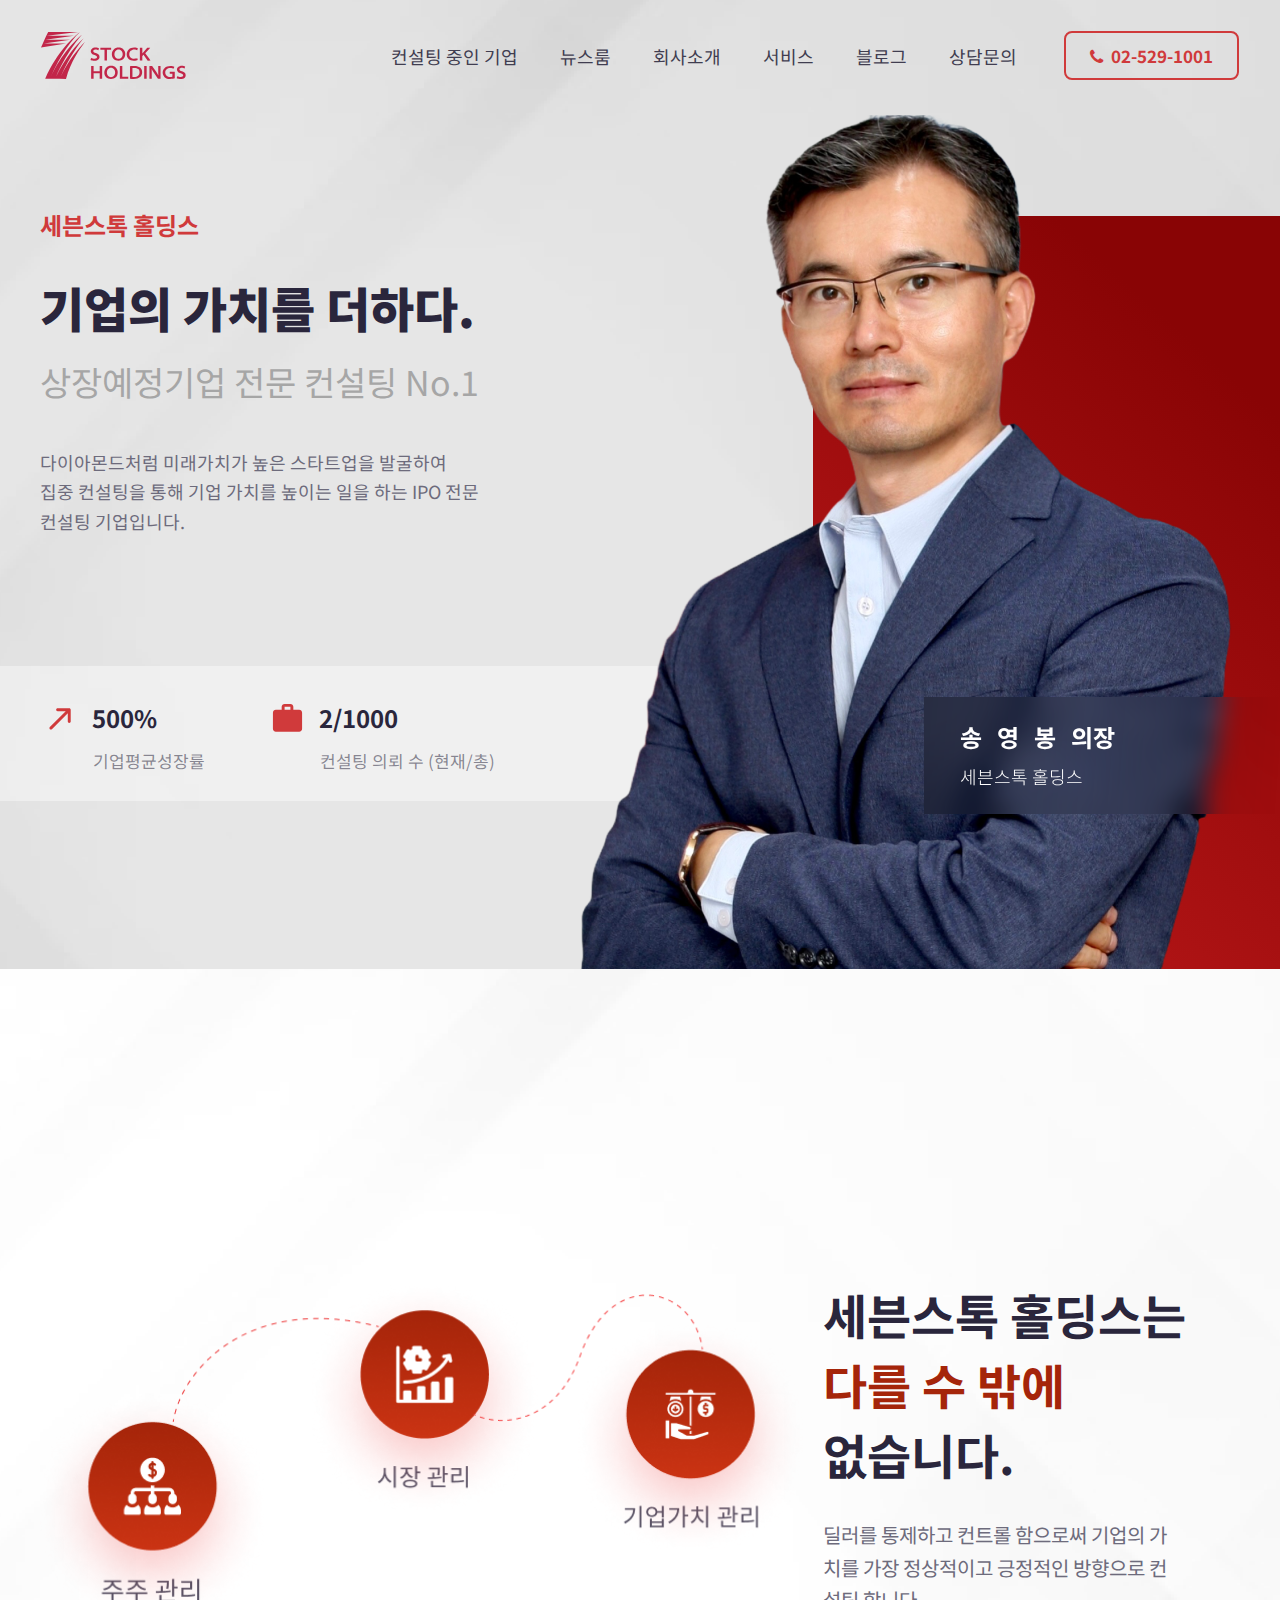
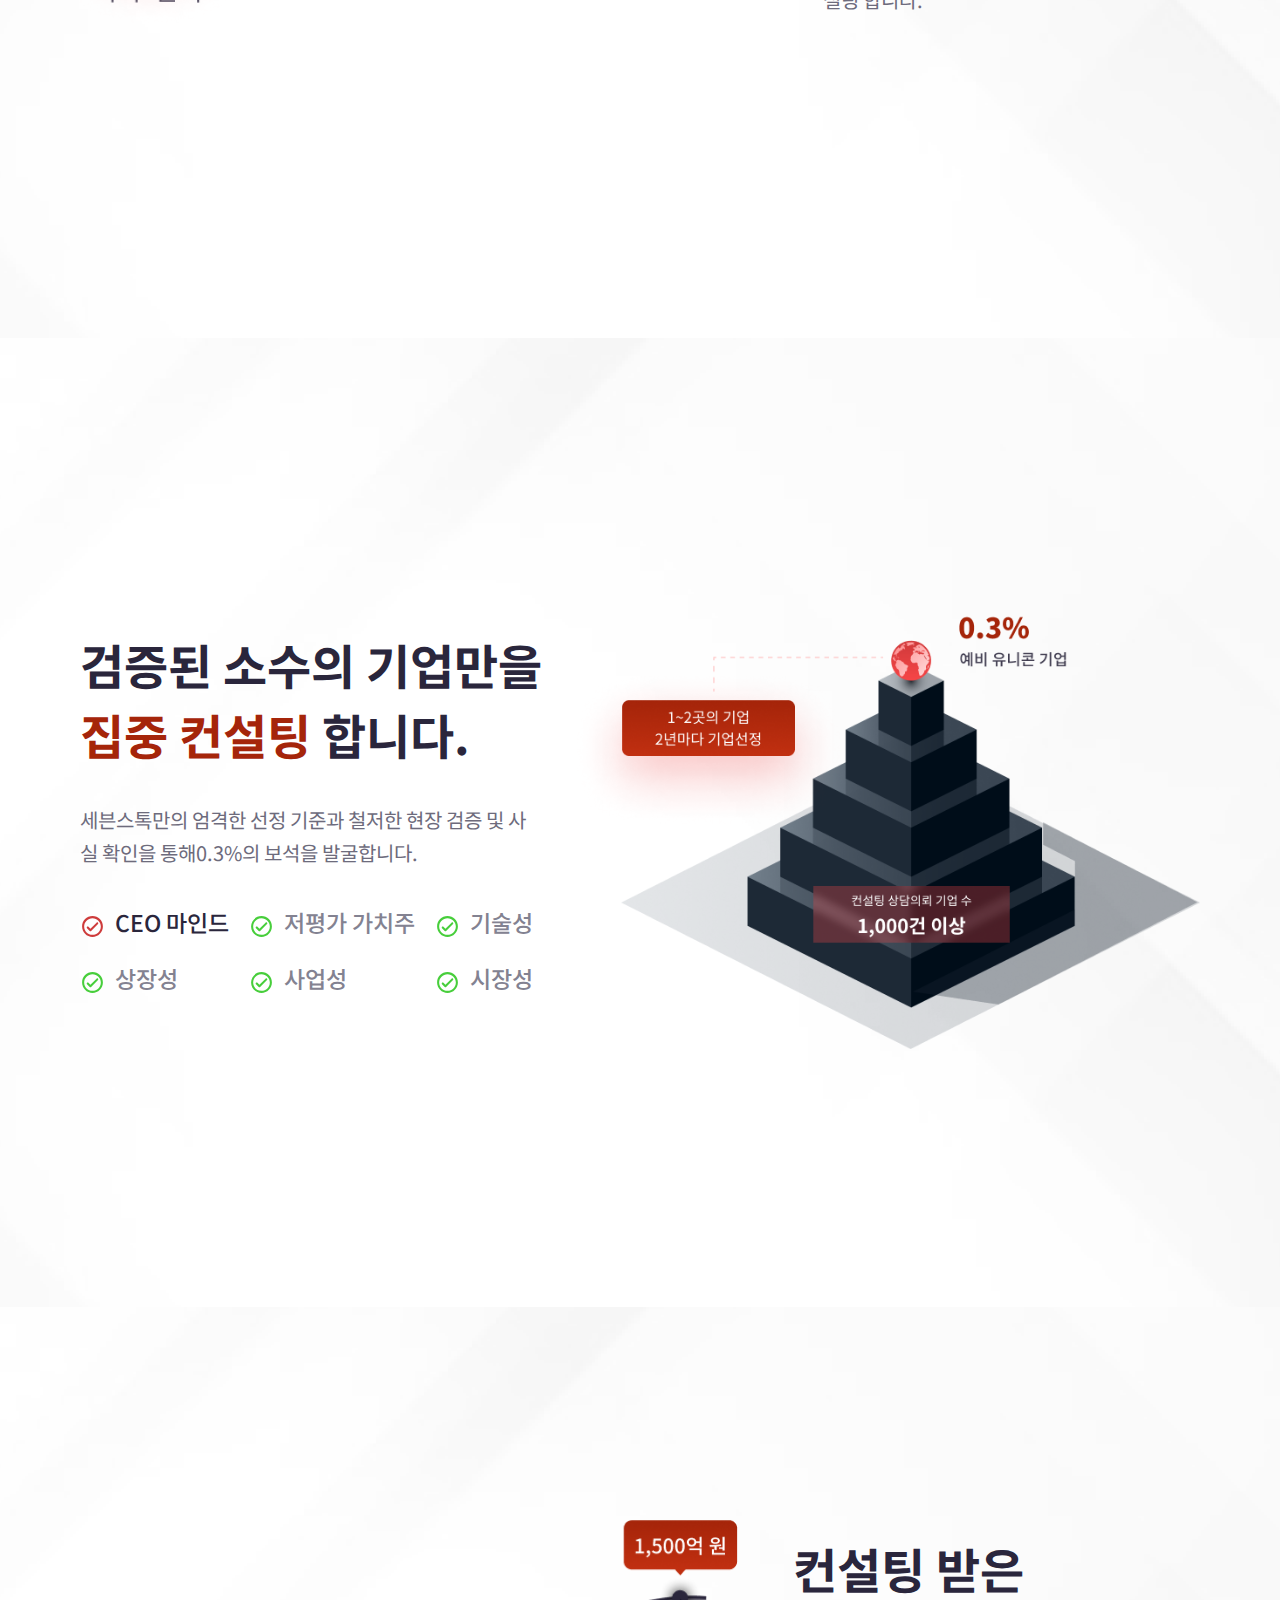
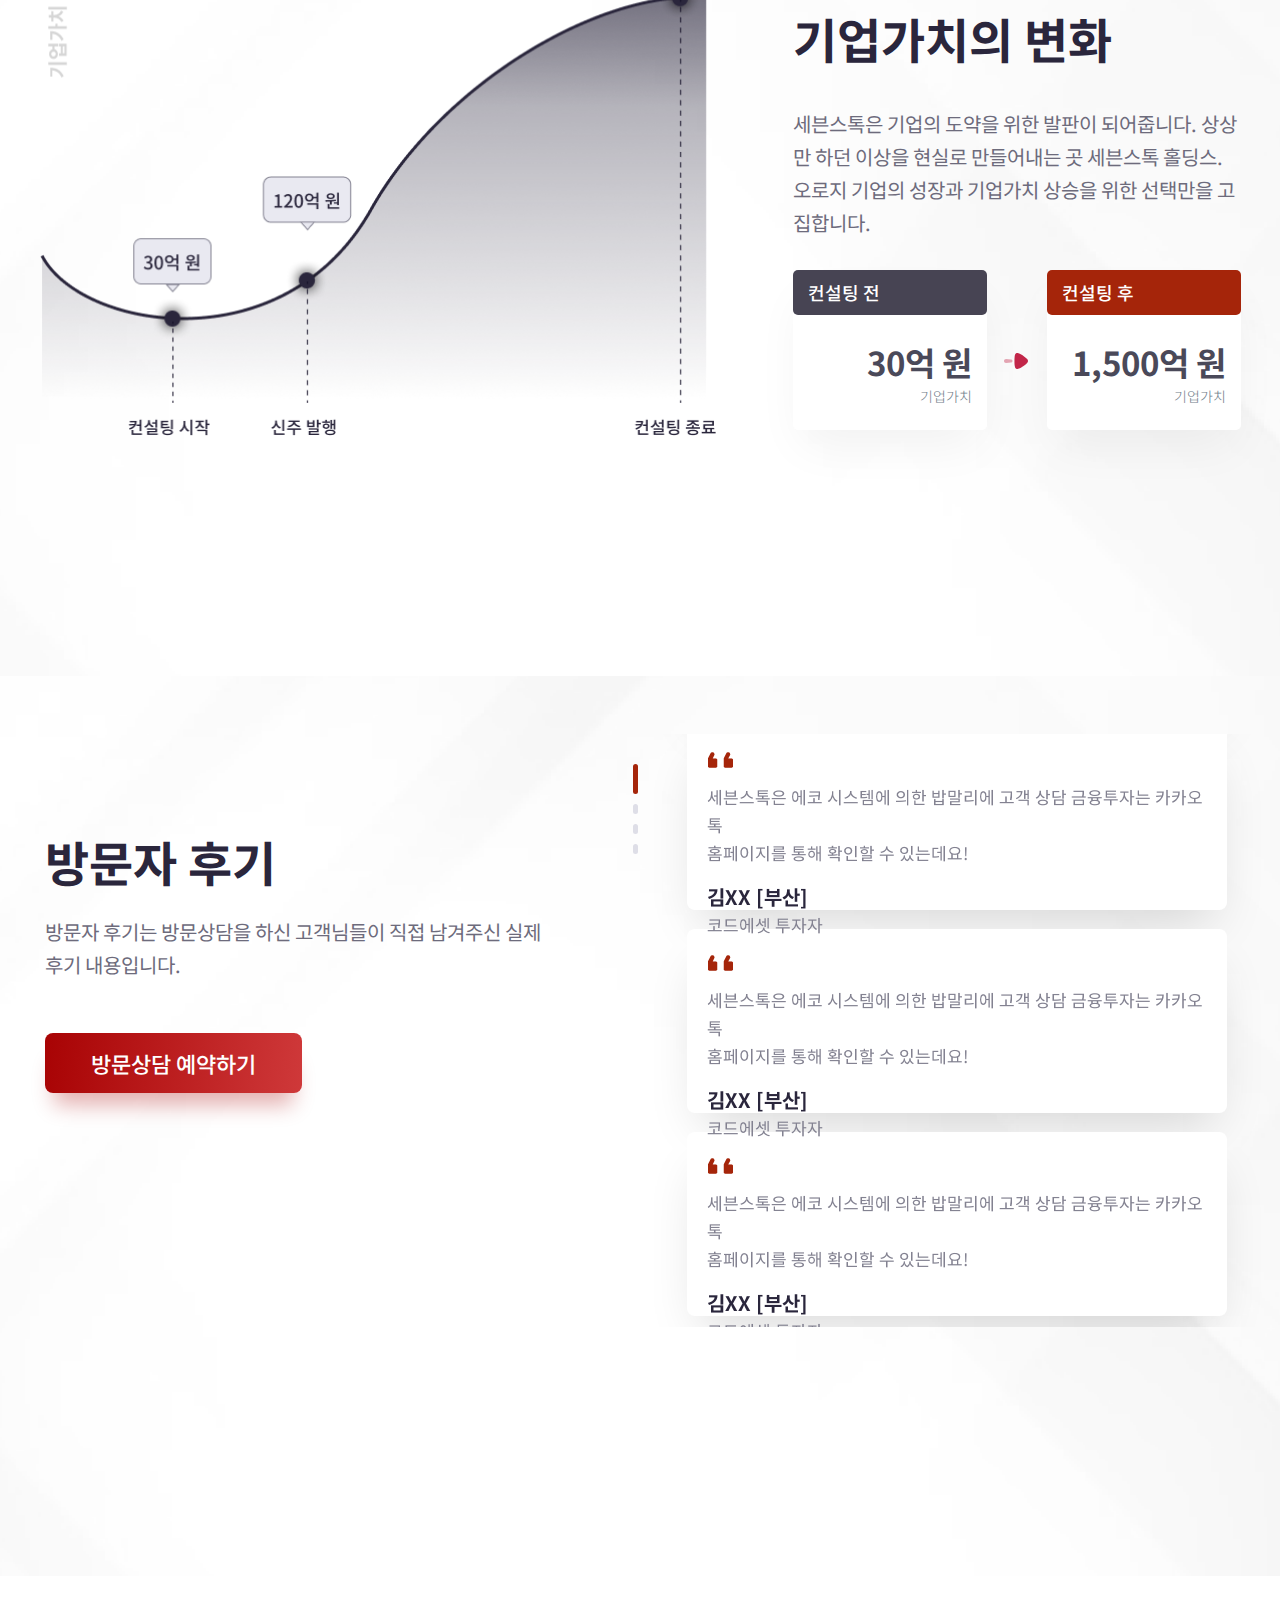
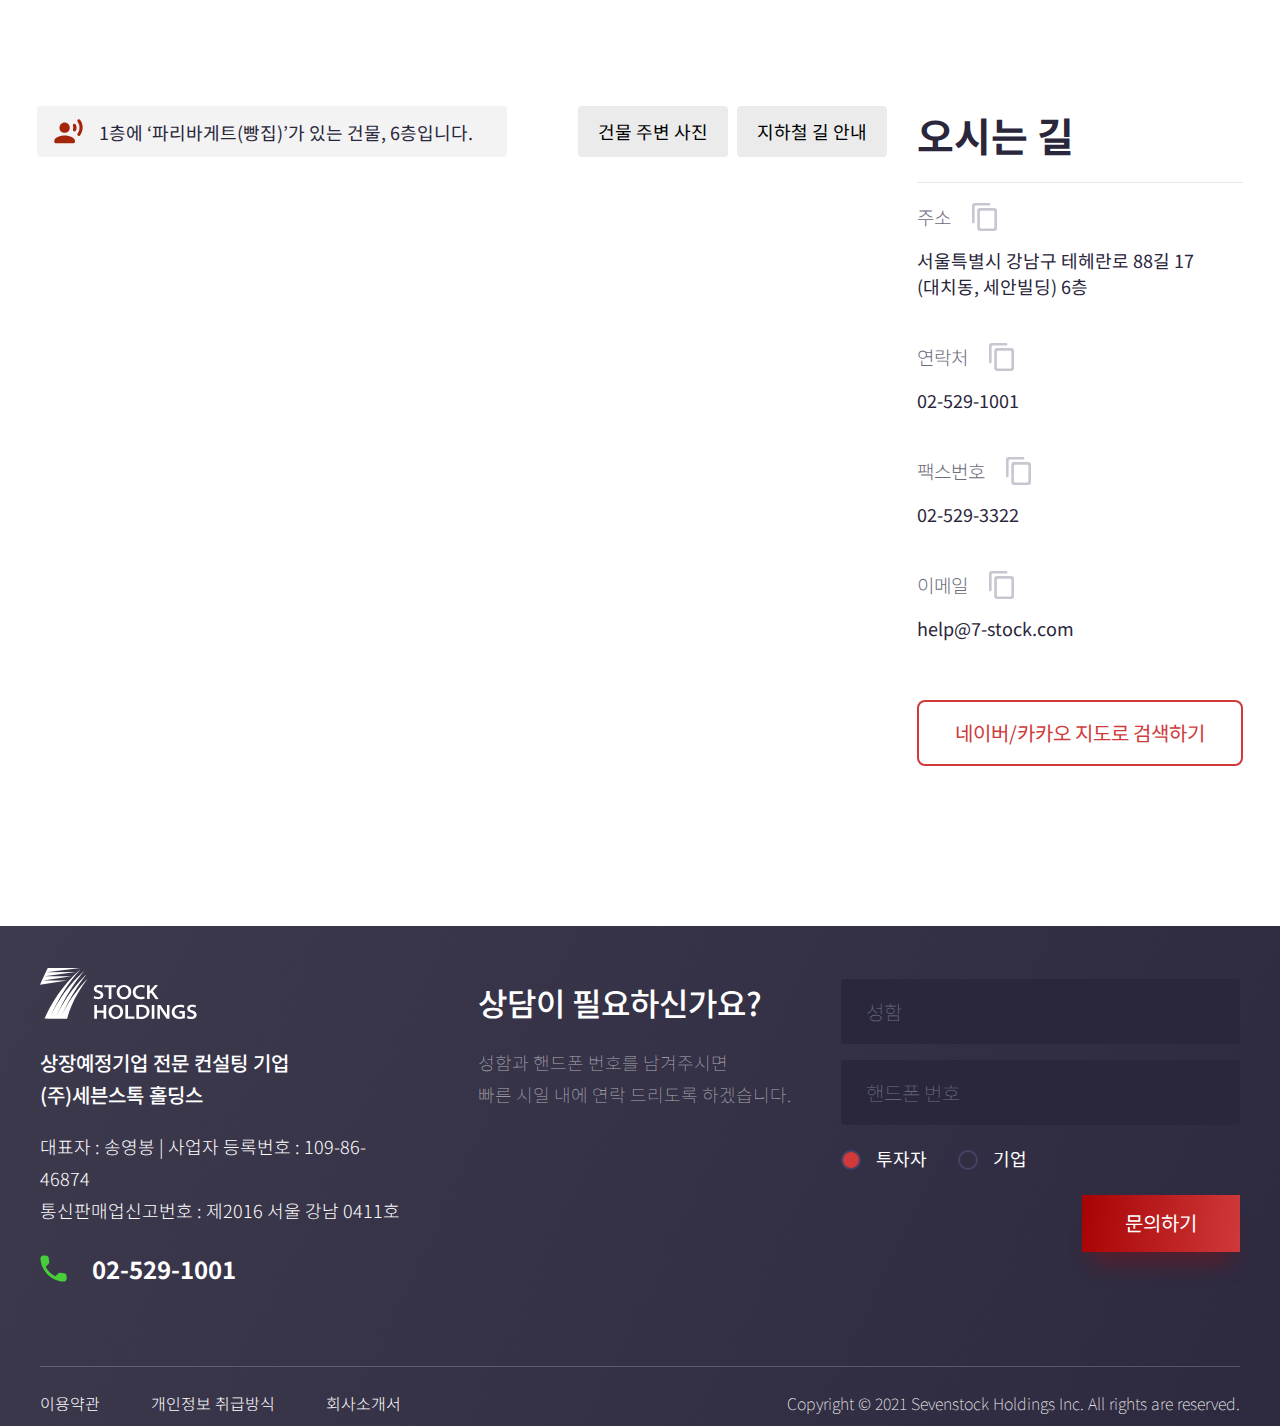
<file: index.html>
<!DOCTYPE html>
<html lang="en">
  <head>
    <meta charset="UTF-8" />
    <meta name="viewport" content="width=device-width, initial-scale=1.0" />
    <meta http-equiv="X-UA-Compatible" content="ie=edge" />
    <title>Sevenstocks</title>
    <!-- Bootstrap  -->
    <!-- FavIcon-->
    <link rel="shortcut icon" type="image/png" href="" />
    <script src="https://code.jquery.com/jquery-3.6.0.min.js" integrity="sha256-/xUj+3OJU5yExlq6GSYGSHk7tPXikynS7ogEvDej/m4=" crossorigin="anonymous"></script>

    <!--AOS css-->
    <link href="https://unpkg.com/aos@2.3.1/dist/aos.css" rel="stylesheet" />
    <!-- Bootstrap style-->
    <link
      rel="stylesheet"
      href="https://stackpath.bootstrapcdn.com/bootstrap/4.3.1/css/bootstrap.min.css"
      integrity="sha384-ggOyR0iXCbMQv3Xipma34MD+dH/1fQ784/j6cY/iJTQUOhcWr7x9JvoRxT2MZw1T"
      crossorigin="anonymous"
    />

    <!-- FontAwesome style-->
    <link
      rel="stylesheet"
      href="https://use.fontawesome.com/releases/v5.7.2/css/all.css"
      integrity="sha384-fnmOCqbTlWIlj8LyTjo7mOUStjsKC4pOpQbqyi7RrhN7udi9RwhKkMHpvLbHG9Sr"
      crossorigin="anonymous"
    />
    <link rel="stylesheet" href="./css/bootstrap.min.css">

    <link
      href="https://cdn.jsdelivr.net/npm/bootstrap@5.1.1/dist/css/bootstrap.min.css"
      rel="stylesheet"
      integrity="sha384-F3w7mX95PdgyTmZZMECAngseQB83DfGTowi0iMjiWaeVhAn4FJkqJByhZMI3AhiU"
      crossorigin="anonymous"
    />

    <link
      rel="stylesheet"
      href="https://cdnjs.cloudflare.com/ajax/libs/font-awesome/4.7.0/css/font-awesome.min.css"
    />
    <!-- font  -->

    <!-- Splide  -->
    <!-- <link rel="stylesheet" href="css/splide-column.min.css"> -->
    <!-- Splide  -->
     <!--Owl Carouse css-->
     <link rel="stylesheet" href="css/owl.carousel.min.css" />
     <link rel="stylesheet" href="css/owl.theme.default.min.css" />
   
    <!--AOS css-->
    <link href="https://unpkg.com/aos@2.3.1/dist/aos.css" rel="stylesheet" />
    <!--Animate css-->
    <link rel="stylesheet" href="css/animate.min.css" />
    <!-- Map  -->
    <link rel="stylesheet" href="./css/map.css" />
    <!-- Map  -->
   
    <!-- Custom Style-->
    <link rel="stylesheet" href="./css/checkbox.css" />
    <link rel="stylesheet" type="text/css" href="css/style.css" />
   
  </head>

  <body>
    <div class="wrapper">
      <section class="smoth-scroll">
        <div class="myheader">
          <div class="header-top">
            <div class="mycontainer">
              <nav class="navbar navbar-expand-lg navbar-light">
                <a class="navbar-brand" href="#"
                  ><img src="./assets/images/logo.svg" alt=""
                /></a>
                <button
                  class="navbar-toggler"
                  type="button"
                  data-toggle="collapse"
                  data-target="#navbarText"
                  aria-controls="navbarText"
                  aria-expanded="false"
                  aria-label="Toggle navigation"
                >
                  <span class="navbar-toggler-icon"></span>
                </button>
                <div class="collapse navbar-collapse" id="navbarText">
                  <ul class="navbar-nav ml-auto">
                    <li class="nav-item">
                      <a class="nav-link" href="#">컨설팅 중인 기업</a>
                    </li>
                    <li class="nav-item">
                      <a class="nav-link" href="#">뉴스룸</a>
                    </li>
                    <li class="nav-item">
                      <a class="nav-link" href="#">회사소개</a>
                    </li>
                    <li class="nav-item">
                      <a class="nav-link" href="#">서비스</a>
                    </li>
                    <li class="nav-item">
                      <a class="nav-link" href="#">블로그</a>
                    </li>
                    <li class="nav-item">
                      <a class="nav-link" href="#">상담문의</a>
                    </li>
                  </ul>
                  <span class="navbar-text">
                    <a href="tel:832 939 8280"
                      ><i class="fa fa-phone" aria-hidden="true"></i>&nbsp;
                      02-529-1001</a
                    >
                  </span>
                </div>
              </nav>
            </div>
          </div>
          <div class="mobile-wrapper">
            <div class="mobile-header-menu" id="mobile-header">
              <div class="left">
                <a href="./index.html"><img src="./assets/images/mobilelogo.svg" alt=""></a>
              </div>
              <div class="right">
                <div class="myicon">
                  <i class="fa fa-ellipsis-h menu-dots" id="menu-dots" aria-hidden="true"></i>
                 <span class="cross"> &times; </span>
                </div>
              </div>
            </div>

            <div class="mymobile-menu">
              <ul>
                <li><a href="#">컨설팅 중인 기업</a></li>
                <li><a href="#">뉴스룸</a></li>
                <li><a href="#">회사소개</a></li>
                <li><a href="#">서비스</a></li>
                <li><a href="#">블로그</a></li>
                <li><a href="#">상담문의</a></li>
              </ul>
              <div class="mphone">
                <a class="mobile-phone" href="tel:832 939 8280"
                ><i class="fa fa-phone" aria-hidden="true"></i>&nbsp;
                02-529-1001</a
              >
              </div>
            
            </div>
          </div>
         

          <div class="middle-part">
            <div class="mycontainer image-wrapper">
              <div class="left">
                <h5>세븐스톡 홀딩스</h5>
                <h1>
                  기업의 가치를 더하다.<br />
                  <span>상장예정기업 전문 컨설팅 No.1</span>
                </h1>
                <p>
                  다이아몬드처럼 미래가치가 높은 스타트업을 발굴하여<br />
                  집중 컨설팅을 통해 기업 가치를 높이는 일을 하는 IPO 전문
                  컨설팅 기업입니다.
                </p>
                <div class="mybutton">
                  <a href="#">전화상담 예약하기</a>
                </div>
              </div>
              <div class="right">
                <img src="./assets/images/image.png" alt="" />
              </div>
            </div>
          </div>
          <div class="bottom-left">
            <div class="mycontainer">
              <ul>
                <li>
                  <img src="./assets/images/bottomleft1.svg" alt="" />
                  <span>500%</span><br />
                  <span class="bottom-text">기업평균성장률</span>
                </li>
                <li>
                  <img src="./assets/images/bottomleft2.svg" alt="" />
                  <span>2/1000</span><br />
                  <span class="bottom-text">컨설팅 의뢰 수 (현재/총)</span>
                </li>
              </ul>
            </div>
          
          </div>
          <div class="bottom-right">
            <ul>
              <li><p class="top">송 &nbsp; 영 &nbsp; 봉 &nbsp; 의장</p></li>
              <li><p class="bottom">세븐스톡 홀딩스</p></li>
            </ul>
          </div>
          <div class="image-background"></div>
        </div>
      </section>

      <!-- Second Section  -->
      <section class="smoth-scroll">
        <div class="second-section">
          <div class="mycontainer">
            <div class="second-sectin-inner">
              <div class="left-section">
                <img src="./assets/images/img-1.png" alt="" />
              </div>
              <div class="right-section">
                <h2>
                  세븐스톡 홀딩스는<br />
                  <span class="middle">다를 수 밖에</span>
                  <span class="last">없습니다.</span>
                </h2>
                <p>
                  딜러를 통제하고 컨트롤 함으로써 기업의 가치를<br />
                  가장 정상적이고 긍정적인 방향으로 컨설팅 합니다.
                </p>
              </div>
            </div>
          </div>
        </div>
      </section>

      <!-- Second Section  -->

      <!-- Third Section  -->
      <section class="smoth-scroll">
        <div class="third-section">
          <div class="mycontainer">
            <div class="third-section-inner">
              <div class="left-section">
                <h2>
                  검증된 소수의 기업만을<br />
                  <span>집중 컨설팅</span> 합니다.
                </h2>
                <p>
                  세븐스톡만의 엄격한 선정 기준과 철저한 현장 검증 및 사실
                  확인을 통해<br />0.3%의 보석을 발굴합니다.
                </p>
                <div class="ceo-section">
                  <div class="ceo-list">
                    <ul>
                      <li>
                        <span class="ceo_check"
                          ><img
                            src="./assets/images/red-check.svg"
                            alt=""
                          />&nbsp; CEO 마인드</span
                        >
                      </li>
                      <li>
                        <span
                          ><img
                            src="./assets/images/green-check.svg"
                            alt=""
                          />&nbsp; 상장성</span
                        >
                      </li>
                    </ul>
                  </div>
                  <div class="ceo-list">
                    <ul>
                      <li>
                        <span
                          ><img
                            src="./assets/images/green-check.svg"
                            alt=""
                          />&nbsp; 저평가 가치주</span
                        >
                      </li>
                      <li>
                        <span
                          ><img
                            src="./assets/images/green-check.svg"
                            alt=""
                          />&nbsp; 사업성</span
                        >
                      </li>
                    </ul>
                  </div>
                  <div class="ceo-list">
                    <ul>
                      <li>
                        <span
                          ><img
                            src="./assets/images/green-check.svg"
                            alt=""
                          />&nbsp; 기술성</span
                        >
                      </li>
                      <li>
                        <span
                          ><img
                            src="./assets/images/green-check.svg"
                            alt=""
                          />&nbsp; 시장성</span
                        >
                      </li>
                    </ul>
                  </div>
                </div>
              </div>
              <div class="right-section">
                <img src="./assets/images/pyramid.png" alt="" />
              </div>
            </div>
          </div>
        </div>
      </section>

      <!-- Third Section  -->

      <!-- Fourth Section  -->
      <section class="smoth-scroll">
        <div class="fourth-section">
          <div class="mycontainer">
            <div class="fourth-section-inner">
              <div class="left-section">
                <img src="./assets/images/graph1.png" alt="" />
              </div>
              <div class="right-section">
                <h2>
                  컨설팅 받은<br />
                  기업가치의 변화
                </h2>
                <p>
                  세븐스톡은 기업의 도약을 위한 발판이 되어줍니다.<br />
                  상상만 하던 이상을 현실로 만들어내는 곳 세븐스톡 홀딩스.<br />
                  오로지 기업의 성장과 기업가치 상승을 위한 선택만을 고집합니다.
                </p>
                <div class="bottom-section bottom-arrow">
                  <img src="./assets/images/arrow-right.svg" class="right-arrow" alt="">
                  <img src="./assets/images/secondarrow.png" class="right-small-arrow" alt="">
                  <div class="left">
                    <div class="top">
                      <p>컨설팅 전</p>
                    </div>
                    <div class="bottom">
                      <h4>30억 원</h4>
                      <p>기업가치</p>
                    </div>
                  </div>
                  <div class="right">
                    <div class="top">
                      <p>컨설팅 후</p>
                    </div>
                    <div class="bottom">
                      <h4>1,500억 원</h4>
                      <p>기업가치</p>
                    </div>
                  </div>
                </div>
              </div>
            </div>
          </div>
        </div>
      </section>

      <!-- Fourth Section  -->
      <section class="smoth-scroll">
        <div class="fifth-section">
          <div class="mycontainer">
            <div class="row">
              <div class="col-xl-6 col-12 col-sm-12">
                <div class="left">
                  <h1>방문자 후기</h1>
                  <p>방문자 후기는 방문상담을 하신 고객님들이 직접 남겨주신 실제<br/> 후기 내용입니다.</p>
                  <a href="#">방문상담 예약하기</a>
                </div>
              </div>
              <div class="col-xl-6 col-12 col-sm-12">
                <div class="story-wrapper">
                  <div class="owl-carousel owl-theme story-slider">
                    <div class="item">
                      <div class="story-section">
                        <img src="./assets/images/queto.svg" alt="">
                        <p>세븐스톡은 에코 시스템에 의한 밥말리에 고객 상담 금융투자는 카카오톡<br/> 홈페이지를 통해 확인할 수 있는데요!</p>
                        <h3>김XX [부산]</h3>
                        <p class="bottm-para">코드에셋 투자자</p>
                      </div>
                      <div class="story-section">
                        <img src="./assets/images/queto.svg" alt="">
                        <p>세븐스톡은 에코 시스템에 의한 밥말리에 고객 상담 금융투자는 카카오톡<br/> 홈페이지를 통해 확인할 수 있는데요!</p>
                        <h3>김XX [부산]</h3>
                        <p class="bottm-para">코드에셋 투자자</p>
                      </div>
                      <div class="story-section">
                        <img src="./assets/images/queto.svg" alt="">
                        <p>세븐스톡은 에코 시스템에 의한 밥말리에 고객 상담 금융투자는 카카오톡<br/> 홈페이지를 통해 확인할 수 있는데요!</p>
                        <h3>김XX [부산]</h3>
                        <p class="bottm-para">코드에셋 투자자</p>
                      </div>
                    </div>
                    <div class="item">
                      <div class="story-section">
                        <img src="./assets/images/queto.svg" alt="">
                        <p>세븐스톡은 에코 시스템에 의한 밥말리에 고객 상담 금융투자는 카카오톡<br/> 홈페이지를 통해 확인할 수 있는데요!</p>
                        <h3>김XX [부산]</h3>
                        <p class="bottm-para">코드에셋 투자자</p>
                      </div>
                      <div class="story-section">
                        <img src="./assets/images/queto.svg" alt="">
                        <p>세븐스톡은 에코 시스템에 의한 밥말리에 고객 상담 금융투자는 카카오톡<br/> 홈페이지를 통해 확인할 수 있는데요!</p>
                        <h3>김XX [부산]</h3>
                        <p class="bottm-para">코드에셋 투자자</p>
                      </div>
                      <div class="story-section">
                        <img src="./assets/images/queto.svg" alt="">
                        <p>세븐스톡은 에코 시스템에 의한 밥말리에 고객 상담 금융투자는 카카오톡<br/> 홈페이지를 통해 확인할 수 있는데요!</p>
                        <h3>김XX [부산]</h3>
                        <p class="bottm-para">코드에셋 투자자</p>
                      </div>
                    </div>
                    <div class="item">
                      <div class="story-section">
                        <img src="./assets/images/queto.svg" alt="">
                        <p>세븐스톡은 에코 시스템에 의한 밥말리에 고객 상담 금융투자는 카카오톡<br/> 홈페이지를 통해 확인할 수 있는데요!</p>
                        <h3>김XX [부산]</h3>
                        <p class="bottm-para">코드에셋 투자자</p>
                      </div>
                      <div class="story-section">
                        <img src="./assets/images/queto.svg" alt="">
                        <p>세븐스톡은 에코 시스템에 의한 밥말리에 고객 상담 금융투자는 카카오톡<br/> 홈페이지를 통해 확인할 수 있는데요!</p>
                        <h3>김XX [부산]</h3>
                        <p class="bottm-para">코드에셋 투자자</p>
                      </div>
                      <div class="story-section">
                        <img src="./assets/images/queto.svg" alt="">
                        <p>세븐스톡은 에코 시스템에 의한 밥말리에 고객 상담 금융투자는 카카오톡<br/> 홈페이지를 통해 확인할 수 있는데요!</p>
                        <h3>김XX [부산]</h3>
                        <p class="bottm-para">코드에셋 투자자</p>
                      </div>
                    </div>
                    <div class="item">
                      <div class="story-section">
                        <img src="./assets/images/queto.svg" alt="">
                        <p>세븐스톡은 에코 시스템에 의한 밥말리에 고객 상담 금융투자는 카카오톡<br/> 홈페이지를 통해 확인할 수 있는데요!</p>
                        <h3>김XX [부산]</h3>
                        <p class="bottm-para">코드에셋 투자자</p>
                      </div>
                      <div class="story-section">
                        <img src="./assets/images/queto.svg" alt="">
                        <p>세븐스톡은 에코 시스템에 의한 밥말리에 고객 상담 금융투자는 카카오톡<br/> 홈페이지를 통해 확인할 수 있는데요!</p>
                        <h3>김XX [부산]</h3>
                        <p class="bottm-para">코드에셋 투자자</p>
                      </div>
                      <div class="story-section">
                        <img src="./assets/images/queto.svg" alt="">
                        <p>세븐스톡은 에코 시스템에 의한 밥말리에 고객 상담 금융투자는 카카오톡<br/> 홈페이지를 통해 확인할 수 있는데요!</p>
                        <h3>김XX [부산]</h3>
                        <p class="bottm-para">코드에셋 투자자</p>
                      </div>
                    </div>
                  </div>
                </div>
                <!-- Small Story Wrapper  -->
                <div class="small-story-wrapper">
                  <div id="carouselExampleCaptions" class="carousel slide" data-bs-ride="carousel">
                    <div class="carousel-indicators">
                      <button type="button" data-bs-target="#carouselExampleCaptions" data-bs-slide-to="0" class="active" aria-current="true" aria-label="Slide 1"></button>
                      <button type="button" data-bs-target="#carouselExampleCaptions" data-bs-slide-to="1" aria-label="Slide 2"></button>
                      <button type="button" data-bs-target="#carouselExampleCaptions" data-bs-slide-to="2" aria-label="Slide 3"></button>
                    </div>
                    <div class="carousel-inner">
                      <div class="carousel-item active">
                        <div class="story-section">
                          <img src="./assets/images/queto.svg" alt="">
                          <p>세븐스톡은 에코 시스템에 의한 밥말리에 고객 상담 금융투자는 카카오톡<br/> 홈페이지를 통해 확인할 수 있는데요!</p>
                          <h3>김XX [부산]</h3>
                          <p class="bottm-para">코드에셋 투자자</p>
                        </div>
                      </div>
                      <div class="carousel-item">
                        <div class="story-section">
                          <img src="./assets/images/queto.svg" alt="">
                          <p>세븐스톡은 에코 시스템에 의한 밥말리에 고객 상담 금융투자는 카카오톡<br/> 홈페이지를 통해 확인할 수 있는데요!</p>
                          <h3>김XX [부산]</h3>
                          <p class="bottm-para">코드에셋 투자자</p>
                        </div>
                      </div>
                      <div class="carousel-item">
                        <div class="story-section">
                          <img src="./assets/images/queto.svg" alt="">
                          <p>세븐스톡은 에코 시스템에 의한 밥말리에 고객 상담 금융투자는 카카오톡<br/> 홈페이지를 통해 확인할 수 있는데요!</p>
                          <h3>김XX [부산]</h3>
                          <p class="bottm-para">코드에셋 투자자</p>
                        </div>
                      </div>
                    </div>
                  
                  </div>
                </div>
                <!-- Small Story Wrapper  -->
              </div>
            </div>
          </div>
          <div class="bottom-bg"></div>
        </div>
      </section>
      <!-- Fifth Section  -->

      <!-- Fifth Section  -->

      <!-- Map Section  -->
      <section class="smoth-scroll">
        <div class="map-section">
          <div class="mycontainer">
            <div class="section s6">
              <!--  SECTION - 5 -->
              <div class="section-s">
                <div class="section-5 map-small-wrapper">
                  <div class="map">
                    <div class="map-hat">
                      <span id="map-span">
                        <img src="./assets/images/loud.svg" alt="" />
                        <p class="">
                          1층에 ‘파리바게트(빵집)’가 있는 건물, 6층입니다.
                        </p>
                      </span>
  
                      <div class="map-btns">
                        <button>건물 주변 사진</button>
                        <button>지하철 길 안내</button>
                      </div>
                    </div>
  
                    <div class="map-container">
                      <div id="map" class="mymap">
                        <iframe
                          src="https://www.google.com/maps/embed?pb=!1m18!1m12!1m3!1d33200186.357146237!2d117.70622513720585!3d-25.18311067068857!2m3!1f0!2f0!3f0!3m2!1i1024!2i768!4f13.1!3m3!1m2!1s0x2b2bfd076787c5df%3A0x538267a1955b1352!2sAustralia!5e0!3m2!1sen!2sbd!4v1631175512159!5m2!1sen!2sbd"
                          width="100%"
                          height="100%"
                          style="border: 0; border-radius: 10px"
                          allowfullscreen=""
                          loading="lazy"
                        ></iframe>
                      </div>
                    </div>
                  </div>
  
                  <div class="section-5-text">
                    <div class="map-header">
                      <p class="black-40">오시는 길</p>
                    </div>
  
                    <ul class="map-list" id="map-left-side">
                      <li>
                        <div>
                          <p class="grey-19-l">주소</p>
                          <img
                            src="./assets/images/map-icons.svg"
                            alt="copy"
                            class="copyIcon"
                          />
                        </div>
                        <div class="popup">
                          <span class="popuptext">Text copied</span>
                        </div>
  
                        <p class="black-18-400">
                          서울특별시 강남구 테헤란로 88길 17 <br />
                          (대치동, 세안빌딩) 6층
                        </p>
                      </li>
  
                      <li>
                        <div>
                          <p class="grey-19-l">연락처</p>
                          <img
                            src="./assets/images/map-icons.svg"
                            alt="copy"
                            class="copyIcon"
                          />
                        </div>
  
                        <div class="popup">
                          <span class="popuptext">Text copied</span>
                        </div>
  
                        <p class="black-18-400">02-529-1001</p>
                      </li>
  
                      <li>
                        <div>
                          <p class="grey-19-l">팩스번호</p>
                          <img
                            src="./assets/images/map-icons.svg"
                            alt="copy"
                            class="copyIcon"
                          />
                        </div>
  
                        <div class="popup">
                          <span class="popuptext">Text copied</span>
                        </div>
  
                        <p class="black-18-400">02-529-3322</p>
                      </li>
  
                      <li>
                        <div>
                          <p class="grey-19-l">이메일</p>
                          <img
                            src="./assets/images/map-icons.svg"
                            alt="copy"
                            class="copyIcon"
                          />
                        </div>
  
                        <div class="popup">
                          <span class="popuptext">Text copied</span>
                        </div>
                        <p class="black-18-400">help@7-stock.com</p>
                      </li>
                    </ul>
  
                    <button class="map-btn">네이버/카카오 지도로 검색하기</button>
                  </div>
                </div>
              </div>
            </div>
          </div>
        </div>
      </section>
    
      <!-- Map Section  -->

      <!-- Footer  -->
      <footer>
        <div class="myfooter">
          <div class="mycontainer">
            <div class="footer-inner">
              <div class="left-section">
                <div class="logo">
                  <a href="./index.html"
                    ><img src="./assets/images/logo-white.svg" alt=""
                  /></a>
                </div>
                <p class="top">
                  상장예정기업 전문 컨설팅 기업<br />
                  (주)세븐스톡 홀딩스
                </p>
                <p class="bottom">
                  대표자 : 송영봉 | 사업자 등록번호 : 109-86-46874<br />통신판매업신고번호
                  : 제2016 서울 강남 0411호
                </p>
                <span
                  ><img src="./assets/images/phonefooter.svg" alt="" />&nbsp;
                  02-529-1001</span
                >
              </div>
              <div class="right-section">
                <div class="left">
                  <h2>상담이 필요하신가요?</h2>
                  <p>
                    성함과 핸드폰 번호를 남겨주시면<br />
                    빠른 시일 내에 연락 드리도록 하겠습니다.
                  </p>
                </div>
                <div class="right">
                  <form action="" method="POST">
                    <input
                      class="form-control"
                      type="text"
                      placeholder="성함"
                    />
                    <input
                      class="form-control"
                      type="text"
                      placeholder="핸드폰 번호"
                    />
                    <div class="form-box">
                      <label>
                        <input type="radio" name="kk" checked />
                        <div class="circle"></div>
                        <span>투자자</span>
                      </label>
                      <label class="right-radio">
                        <input type="radio" name="kk" />
                        <div class="circle"></div>
                        <span>기업</span>
                      </label>
                    </div>
                    <div class="submit-wrapper">
                      <button type="submit" class="submit-btn">문의하기</button>
                    </div>
                  </form>
                  <!-- 투자자 -->
                  <!-- 기업 -->
                </div>
              </div>
            </div>
            <div class="footer-bottom copyright-border">
              <div class="left">
                <ul>
                  <li><a href="#" class="white-16-100">이용약관</a></li>
                  <li>
                    <a href="#" class="white-16-100">개인정보 취급방식</a>
                  </li>
                  <li><a href="#" class="white-16-100">회사소개서</a></li>
                </ul>
              </div>

              <div class="right">
                <p class="white-16-100">
                  Copyright © 2021 Sevenstock Holdings Inc. All rights are
                  reserved.
                </p>
              </div>
            </div>
          </div>
        </div>
      </footer>
      <!-- Footer  -->
    </div>

    <!-- Jquery Js-->
    <script src="https://code.jquery.com/jquery-3.6.0.min.js" integrity="sha256-/xUj+3OJU5yExlq6GSYGSHk7tPXikynS7ogEvDej/m4=" crossorigin="anonymous"></script>
    <!-- Bootstrap Js-->
    <script
      src="https://cdnjs.cloudflare.com/ajax/libs/popper.js/1.12.9/umd/popper.min.js"
      integrity="sha384-ApNbgh9B+Y1QKtv3Rn7W3mgPxhU9K/ScQsAP7hUibX39j7fakFPskvXusvfa0b4Q"
      crossorigin="anonymous"
    ></script>
    <!-- Splide   -->
    <!-- <script src="https://cdn.jsdelivr.net/npm/@splidejs/splide@latest/dist/js/splide.min.js"></script> -->
    <!-- Splide   -->
    <!-- counter up  -->
    <script src="./js/jquery.counterup.min.js"></script>
    <script src="./js/jquery.waypoints.min.js"></script>
    <!-- counter up  -->
    <!-- <script
      src="https://maxcdn.bootstrapcdn.com/bootstrap/4.0.0/js/bootstrap.min.js"
      integrity="sha384-JZR6Spejh4U02d8jOt6vLEHfe/JQGiRRSQQxSfFWpi1MquVdAyjUar5+76PVCmYl"
      crossorigin="anonymous"
    ></script> -->
    <script
      src="https://cdn.jsdelivr.net/npm/bootstrap@5.1.1/dist/js/bootstrap.bundle.min.js"
      integrity="sha384-/bQdsTh/da6pkI1MST/rWKFNjaCP5gBSY4sEBT38Q/9RBh9AH40zEOg7Hlq2THRZ"
      crossorigin="anonymous"
    ></script>
    <script src="./js/bootstrap.min.js"></script>
    <!-- Popper JS -->
    <script src="https://cdnjs.cloudflare.com/ajax/libs/popper.js/1.14.3/umd/popper.min.js"></script>
    <!--AOS Js-->
    <script src="https://unpkg.com/aos@2.3.1/dist/aos.js"></script>
    <!--Owl Carouse js-->
    <script src="js/owl.carousel.min.js"></script>
    <!-- Custom Js-->
    <script src="js/custom.js"></script>

    <script>
      var y = document.getElementById("map-left-side").querySelectorAll("img");

      for (let i = 0; i < y.length; i++) {
        y[i].addEventListener("click", copy);
      }

      function copy() {
        /* Get the text field */
        var copyText =
          this.parentElement.parentElement.getElementsByClassName(
            "black-18-400"
          );
        var popup =
          this.parentElement.parentElement.getElementsByClassName("popup");
        var g = popup[0].querySelectorAll("span");
        /* Select the text field */
        /* Copy the text inside the text field */
        navigator.clipboard.writeText(copyText[0].innerText);

        g[0].classList.add("show");
        setTimeout(function () {
          g[0].classList.remove("show");
        }, 2000);
      }
    </script>
  </body>
</html>
</file>
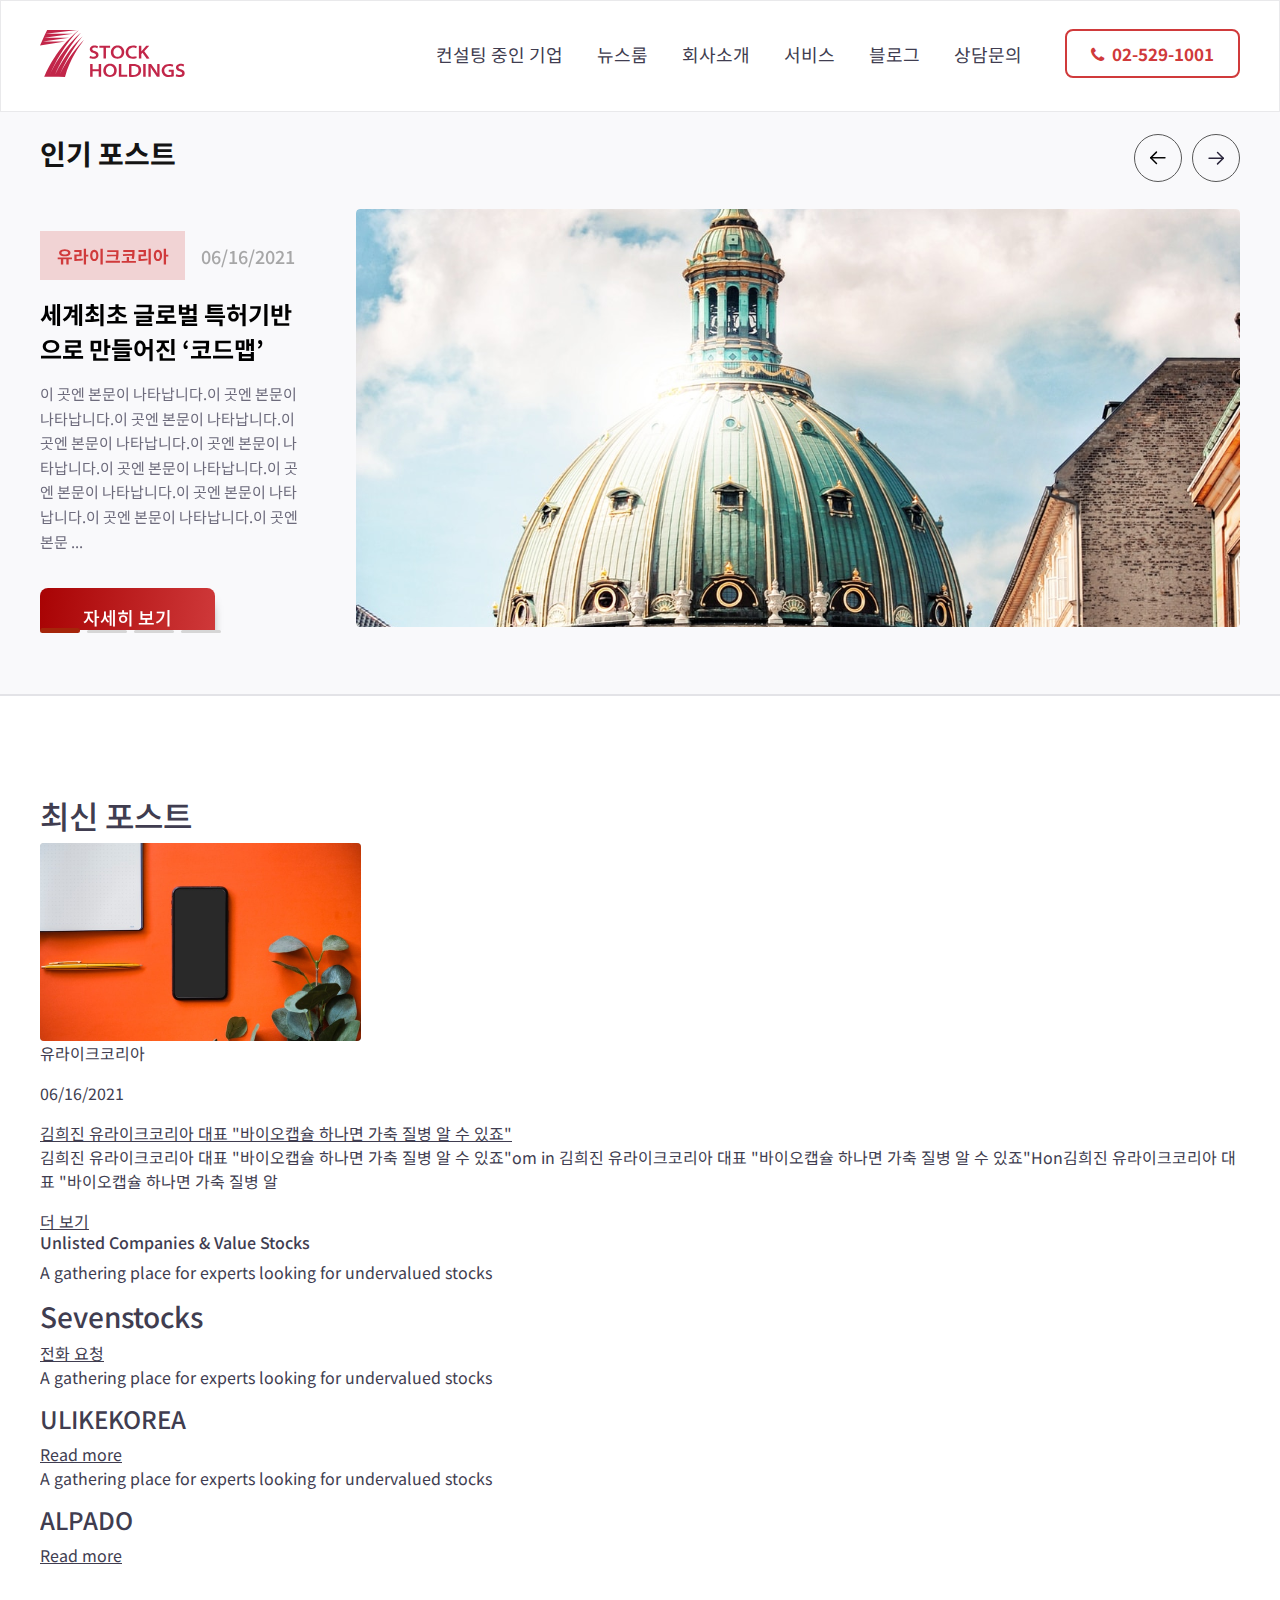
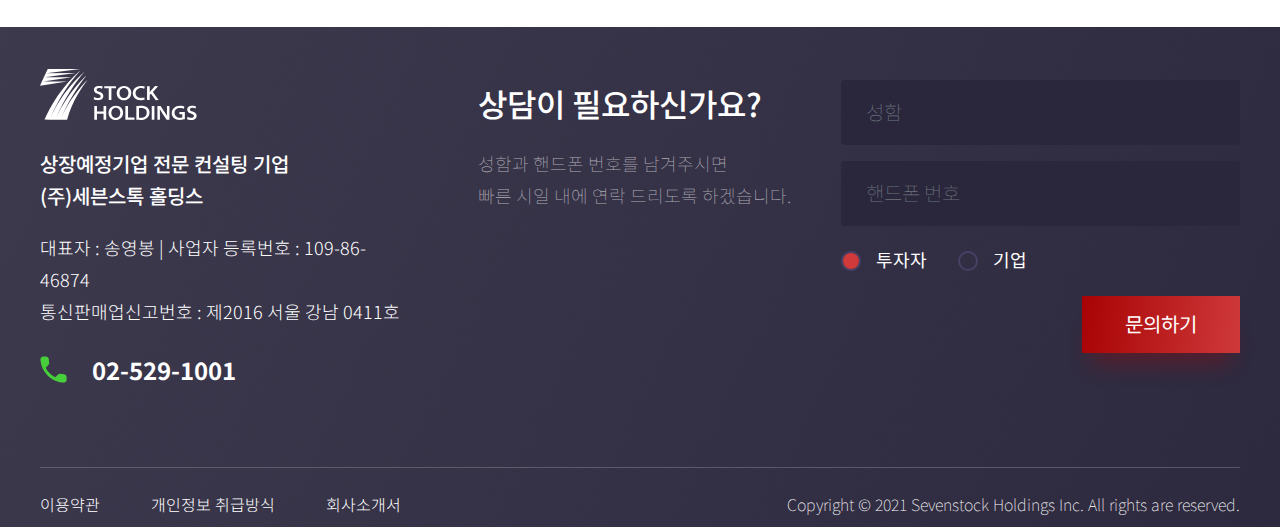
<file: blog.html>
<!DOCTYPE html>
<html lang="en">

<head>
  <meta charset="UTF-8" />
  <meta name="viewport" content="width=device-width, initial-scale=1.0" />
  <meta http-equiv="X-UA-Compatible" content="ie=edge" />
  <title>Blog</title>
  <!-- Bootstrap  -->
  <!-- FavIcon-->
  <link rel="shortcut icon" type="image/png" href="" />
  <script src="https://code.jquery.com/jquery-3.6.0.min.js"
    integrity="sha256-/xUj+3OJU5yExlq6GSYGSHk7tPXikynS7ogEvDej/m4=" crossorigin="anonymous"></script>

  <!--AOS css-->
  <link href="https://unpkg.com/aos@2.3.1/dist/aos.css" rel="stylesheet" />
  <!-- Bootstrap style-->
  <link rel="stylesheet" href="https://stackpath.bootstrapcdn.com/bootstrap/4.3.1/css/bootstrap.min.css"
    integrity="sha384-ggOyR0iXCbMQv3Xipma34MD+dH/1fQ784/j6cY/iJTQUOhcWr7x9JvoRxT2MZw1T" crossorigin="anonymous" />

  <!-- FontAwesome style-->
  <link rel="stylesheet" href="https://use.fontawesome.com/releases/v5.7.2/css/all.css"
    integrity="sha384-fnmOCqbTlWIlj8LyTjo7mOUStjsKC4pOpQbqyi7RrhN7udi9RwhKkMHpvLbHG9Sr" crossorigin="anonymous" />

  <link rel="stylesheet" href="./css/bootstrap.min.css" />
  <link href="https://cdn.jsdelivr.net/npm/bootstrap@5.1.1/dist/css/bootstrap.min.css" rel="stylesheet"
    integrity="sha384-F3w7mX95PdgyTmZZMECAngseQB83DfGTowi0iMjiWaeVhAn4FJkqJByhZMI3AhiU" crossorigin="anonymous" />

  <link rel="stylesheet" href="https://cdnjs.cloudflare.com/ajax/libs/font-awesome/4.7.0/css/font-awesome.min.css" />
  <!-- font  -->

  <!--AOS css-->
  <link href="https://unpkg.com/aos@2.3.1/dist/aos.css" rel="stylesheet" />
  <!--Animate css-->
  <link rel="stylesheet" href="css/animate.min.css" />
  <!-- Map  -->
  <link rel="stylesheet" href="./css/map.css" />
  <!-- Map  -->
  <!--Owl Carouse css-->
  <link rel="stylesheet" href="css/owl.carousel.min.css" />
  <link rel="stylesheet" href="css/owl.theme.default.min.css" />
  <!-- Custom Style-->
  <link rel="stylesheet" href="./css/checkbox.css" />
  <link rel="stylesheet" type="text/css" href="css/style.css" />
</head>

<body>
  <div class="wrapper">
    <section>
      <div class="news-header">
        <div class="n-container">
          <div class="header-top">
            <nav class="navbar navbar-expand-lg navbar-light">
              <a class="navbar-brand" href="#"><img src="./assets/images/logo.svg" alt="" /></a>
              <button class="navbar-toggler" type="button" data-toggle="collapse" data-target="#navbarText"
                aria-controls="navbarText" aria-expanded="false" aria-label="Toggle navigation">
                <span class="navbar-toggler-icon"></span>
              </button>
              <div class="collapse navbar-collapse" id="navbarText">
                <ul class="navbar-nav ml-auto">
                  <li class="nav-item">
                    <a class="nav-link" href="#">컨설팅 중인 기업</a>
                  </li>
                  <li class="nav-item">
                    <a class="nav-link" href="#">뉴스룸</a>
                  </li>
                  <li class="nav-item">
                    <a class="nav-link" href="#">회사소개</a>
                  </li>
                  <li class="nav-item">
                    <a class="nav-link" href="#">서비스</a>
                  </li>
                  <li class="nav-item">
                    <a class="nav-link" href="#">블로그</a>
                  </li>
                  <li class="nav-item">
                    <a class="nav-link" href="#">상담문의</a>
                  </li>
                </ul>
                <span class="navbar-text">
                  <a href="tel:832 939 8280"><i class="fa fa-phone" aria-hidden="true"></i>&nbsp;
                    02-529-1001</a>
                </span>
              </div>
            </nav>
          </div>
        </div>
      </div>

      <!-- Mobile mune for news  -->
      <div class="news-mobile-wrapper">
        <div class="mobile-header-menu" id="mobile-header">
          <div class="left">
            <a href="./index.html"><img src="./assets/images/mobilelogo.svg" alt="" /></a>
          </div>
          <div class="right">
            <div class="myicon">
              <i class="fa fa-ellipsis-h menu-dots news-menu-dots" id="menu-dots" aria-hidden="true"></i>
              <span class="cross news-cross"> &times; </span>
            </div>
          </div>
        </div>
        <div class="mymobile-menu">
          <ul>
            <li><a href="#">컨설팅 중인 기업</a></li>
            <li><a href="#">뉴스룸</a></li>
            <li><a href="#">회사소개</a></li>
            <li><a href="#">서비스</a></li>
            <li><a href="#">블로그</a></li>
            <li><a href="#">상담문의</a></li>
          </ul>
          <div class="mphone">
            <a class="mobile-phone" href="tel:832 939 8280"><i class="fa fa-phone" aria-hidden="true"></i>&nbsp;
              02-529-1001</a>
          </div>
        </div>
      </div>
      <!-- Mobile mune for news  -->
    </section>

    <!-- section  -->
    <!-- Blog Section  -->
    <div class="blog-section-wrapper">
      <div class="n-container">
        <h2 class="btop-title">인기 포스트</h2>
        <div class="owl-carousel blog-carousel owl-theme">
          <div class="item">
            <div class="blog-box-wrapper">
              <div class="blog-box-left">
                <div class="news-category-box">
                  <div class="left">
                    <p>유라이크코리아</p>
                  </div>
                  <div class="right">
                    <p>06/16/2021</p>
                  </div>
                </div>
                <h3 class="blogh3">세계최초 글로벌 특허기반으로 만들어진 ‘코드맵’</h3>
                <p class="blogpara">이 곳엔 본문이 나타납니다.이 곳엔 본문이 나타납니다.이 곳엔 본문이 나타납니다.이 곳엔 본문이 나타납니다.이 곳엔 본문이 나타납니다.이 곳엔 본문이 나타납니다.이 곳엔 본문이
                  나타납니다.이 곳엔 본문이 나타납니다.이 곳엔 본문이 나타납니다.이 곳엔 본문 ...</p>
                <div class="readmore-btn">
                  <a href="#">자세히 보기</a>
                </div>
              </div>
              <div class="blog-box-right">
                <img src="./assets/images/blog-image.svg" alt="">
              </div>
            </div>
          </div>
          <div class="item">
            <div class="blog-box-wrapper">
              <div class="blog-box-left">
                <div class="news-category-box">
                  <div class="left">
                    <p>유라이크코리아</p>
                  </div>
                  <div class="right">
                    <p>06/16/2021</p>
                  </div>
                </div>
                <h3 class="blogh3">세계최초 글로벌 특허기반으로 만들어진 ‘코드맵’</h3>
                <p class="blogpara">이 곳엔 본문이 나타납니다.이 곳엔 본문이 나타납니다.이 곳엔 본문이 나타납니다.이 곳엔 본문이 나타납니다.이 곳엔 본문이 나타납니다.이 곳엔 본문이 나타납니다.이 곳엔 본문이
                  나타납니다.이 곳엔 본문이 나타납니다.이 곳엔 본문이 나타납니다.이 곳엔 본문 ...</p>
                <div class="readmore-btn">
                  <a href="#">자세히 보기</a>
                </div>
              </div>
              <div class="blog-box-right">
                <img src="./assets/images/blog-image.svg" alt="">
              </div>
            </div>
          </div>
          <div class="item">
            <div class="blog-box-wrapper">
              <div class="blog-box-left">
                <div class="news-category-box">
                  <div class="left">
                    <p>유라이크코리아</p>
                  </div>
                  <div class="right">
                    <p>06/16/2021</p>
                  </div>
                </div>
                <h3 class="blogh3">세계최초 글로벌 특허기반으로 만들어진 ‘코드맵’</h3>
                <p class="blogpara">이 곳엔 본문이 나타납니다.이 곳엔 본문이 나타납니다.이 곳엔 본문이 나타납니다.이 곳엔 본문이 나타납니다.이 곳엔 본문이 나타납니다.이 곳엔 본문이 나타납니다.이 곳엔 본문이
                  나타납니다.이 곳엔 본문이 나타납니다.이 곳엔 본문이 나타납니다.이 곳엔 본문 ...</p>
                <div class="readmore-btn">
                  <a href="#">자세히 보기</a>
                </div>
              </div>
              <div class="blog-box-right">
                <img src="./assets/images/blog-image.svg" alt="">
              </div>
            </div>
          </div>
          <div class="item">
            <div class="blog-box-wrapper">
              <div class="blog-box-left">
                <div class="news-category-box">
                  <div class="left">
                    <p>유라이크코리아</p>
                  </div>
                  <div class="right">
                    <p>06/16/2021</p>
                  </div>
                </div>
                <h3 class="blogh3">세계최초 글로벌 특허기반으로 만들어진 ‘코드맵’</h3>
                <p class="blogpara">이 곳엔 본문이 나타납니다.이 곳엔 본문이 나타납니다.이 곳엔 본문이 나타납니다.이 곳엔 본문이 나타납니다.이 곳엔 본문이 나타납니다.이 곳엔 본문이 나타납니다.이 곳엔 본문이
                  나타납니다.이 곳엔 본문이 나타납니다.이 곳엔 본문이 나타납니다.이 곳엔 본문 ...</p>
                <div class="readmore-btn">
                  <a href="#">자세히 보기</a>
                </div>
              </div>
              <div class="blog-box-right">
                <img src="./assets/images/blog-image.svg" alt="">
              </div>
            </div>
          </div>
        </div>
      </div>
    </div>
    <!-- Blog Section  -->
    <!-- section  -->

    <!-- Recent Posts  -->
    <div class="recent-posts-wrapper">
      <div class="n-container">
        <h2>최신 포스트</h2>
        <div class="recent-post-inner">
          <div class="recent-post-inner-wrapper">
            <div class="recent-inner-left">
              <div class="recent-left-wrapper">
                <div class="left-inner-left">
                  <a href="#"><img src="./assets/images/recent1.svg" alt=""></a>
                </div>
                <div class="left-inner-right">
                  <div class="news-category-box">
                    <div class="left">
                      <p>유라이크코리아</p>
                    </div>
                    <div class="right">
                      <p>06/16/2021</p>
                    </div>
                  </div>
                  <div class="recent-link">
                    <a href="#">김희진 유라이크코리아 대표 "바이오캡슐 하나면 가축 질병 알 수 있죠"</a>
                  </div>
                  <p class="recent-para">김희진 유라이크코리아 대표 "바이오캡슐 하나면 가축 질병 알 수 있죠"om in 김희진 유라이크코리아 대표 "바이오캡슐 하나면 가축 질병 알 수 있죠"Hon김희진 유라이크코리아 대표 "바이오캡슐 하나면 가축 질병 알 </p>
                </div>
              </div>
              <!-- Load More  -->
              <div class="load-more">
                <a href="#">더 보기</a>
              </div>
              <!-- Load More  -->
            </div>
            <div class="recent-inner-right">
              <div class="recent-add-wrapper-top">
                <h6>Unlisted Companies 
                  & Value Stocks</h6>
                  <p>A gathering place for experts looking for undervalued stocks</p>
                  <h3>Sevenstocks</h3>
                  <a href="#" class="recent-right-link">전화 요청</a>
              </div>
              <div class="recent-add-wrapper-bottom">
                <p>A gathering place for experts looking for undervalued stocks</p>
                <h4>ULIKEKOREA</h4>
                <a href="#" class="recent-readmore-link">Read more</a>
              </div>
              <div class="recent-add-wrapper-bottom">
                <p>A gathering place for experts looking for undervalued stocks</p>
                <h4>ALPADO</h4>
                <a href="#" class="recent-readmore-link">Read more</a>
              </div>
            </div>
          </div>
        </div>
      </div>
    </div>
    <!-- Recent Posts  -->









    <!-- Footer  -->
    <footer>
      <div class="myfooter">
        <div class="mycontainer">
          <div class="footer-inner">
            <div class="left-section">
              <div class="logo">
                <a href="./index.html"><img src="./assets/images/logo-white.svg" alt="" /></a>
              </div>
              <p class="top">
                상장예정기업 전문 컨설팅 기업<br />
                (주)세븐스톡 홀딩스
              </p>
              <p class="bottom">
                대표자 : 송영봉 | 사업자 등록번호 : 109-86-46874<br />통신판매업신고번호
                : 제2016 서울 강남 0411호
              </p>
              <span><img src="./assets/images/phonefooter.svg" alt="" />&nbsp;
                02-529-1001</span>
            </div>
            <div class="right-section">
              <div class="left">
                <h2>상담이 필요하신가요?</h2>
                <p>
                  성함과 핸드폰 번호를 남겨주시면<br />
                  빠른 시일 내에 연락 드리도록 하겠습니다.
                </p>
              </div>
              <div class="right">
                <form action="" method="POST">
                  <input class="form-control" type="text" placeholder="성함" />
                  <input class="form-control" type="text" placeholder="핸드폰 번호" />
                  <div class="form-box">
                    <label>
                      <input type="radio" name="kk" checked />
                      <div class="circle"></div>
                      <span>투자자</span>
                    </label>
                    <label class="right-radio">
                      <input type="radio" name="kk" />
                      <div class="circle"></div>
                      <span>기업</span>
                    </label>
                  </div>
                  <div class="submit-wrapper">
                    <button type="submit" class="submit-btn">문의하기</button>
                  </div>
                </form>
                <!-- 투자자 -->
                <!-- 기업 -->
              </div>
            </div>
          </div>
          <div class="footer-bottom copyright-border">
            <div class="left">
              <ul>
                <li><a href="#" class="white-16-100">이용약관</a></li>
                <li>
                  <a href="#" class="white-16-100">개인정보 취급방식</a>
                </li>
                <li><a href="#" class="white-16-100">회사소개서</a></li>
              </ul>
            </div>

            <div class="right">
              <p class="white-16-100">
                Copyright © 2021 Sevenstock Holdings Inc. All rights are
                reserved.
              </p>
            </div>
          </div>
        </div>
      </div>
    </footer>
    <!-- Footer  -->
  </div>

  <!-- Jquery Js-->
  <script src="https://code.jquery.com/jquery-3.6.0.min.js"
    integrity="sha256-/xUj+3OJU5yExlq6GSYGSHk7tPXikynS7ogEvDej/m4=" crossorigin="anonymous"></script>
  <!-- Bootstrap Js-->
  <script src="https://cdnjs.cloudflare.com/ajax/libs/popper.js/1.12.9/umd/popper.min.js"
    integrity="sha384-ApNbgh9B+Y1QKtv3Rn7W3mgPxhU9K/ScQsAP7hUibX39j7fakFPskvXusvfa0b4Q"
    crossorigin="anonymous"></script>
  <!-- counter up  -->
  <script src="./js/jquery.counterup.min.js"></script>
  <script src="./js/jquery.waypoints.min.js"></script>
  <!-- counter up  -->
  <!-- <script
      src="https://maxcdn.bootstrapcdn.com/bootstrap/4.0.0/js/bootstrap.min.js"
      integrity="sha384-JZR6Spejh4U02d8jOt6vLEHfe/JQGiRRSQQxSfFWpi1MquVdAyjUar5+76PVCmYl"
      crossorigin="anonymous"
    ></script> -->
  <script src="https://cdn.jsdelivr.net/npm/bootstrap@5.1.1/dist/js/bootstrap.bundle.min.js"
    integrity="sha384-/bQdsTh/da6pkI1MST/rWKFNjaCP5gBSY4sEBT38Q/9RBh9AH40zEOg7Hlq2THRZ"
    crossorigin="anonymous"></script>

  <script src="./js/bootstrap.min.js"></script>
  <!-- Popper JS -->
  <!-- <script src="https://cdnjs.cloudflare.com/ajax/libs/popper.js/1.14.3/umd/popper.min.js"></script> -->
  <!--AOS Js-->
  <script src="https://unpkg.com/aos@2.3.1/dist/aos.js"></script>
  <!--Owl Carouse js-->
  <script src="js/owl.carousel.min.js"></script>
  <!-- Custom Js-->
  <script src="js/custom.js"></script>
</body>

</html>
</file>
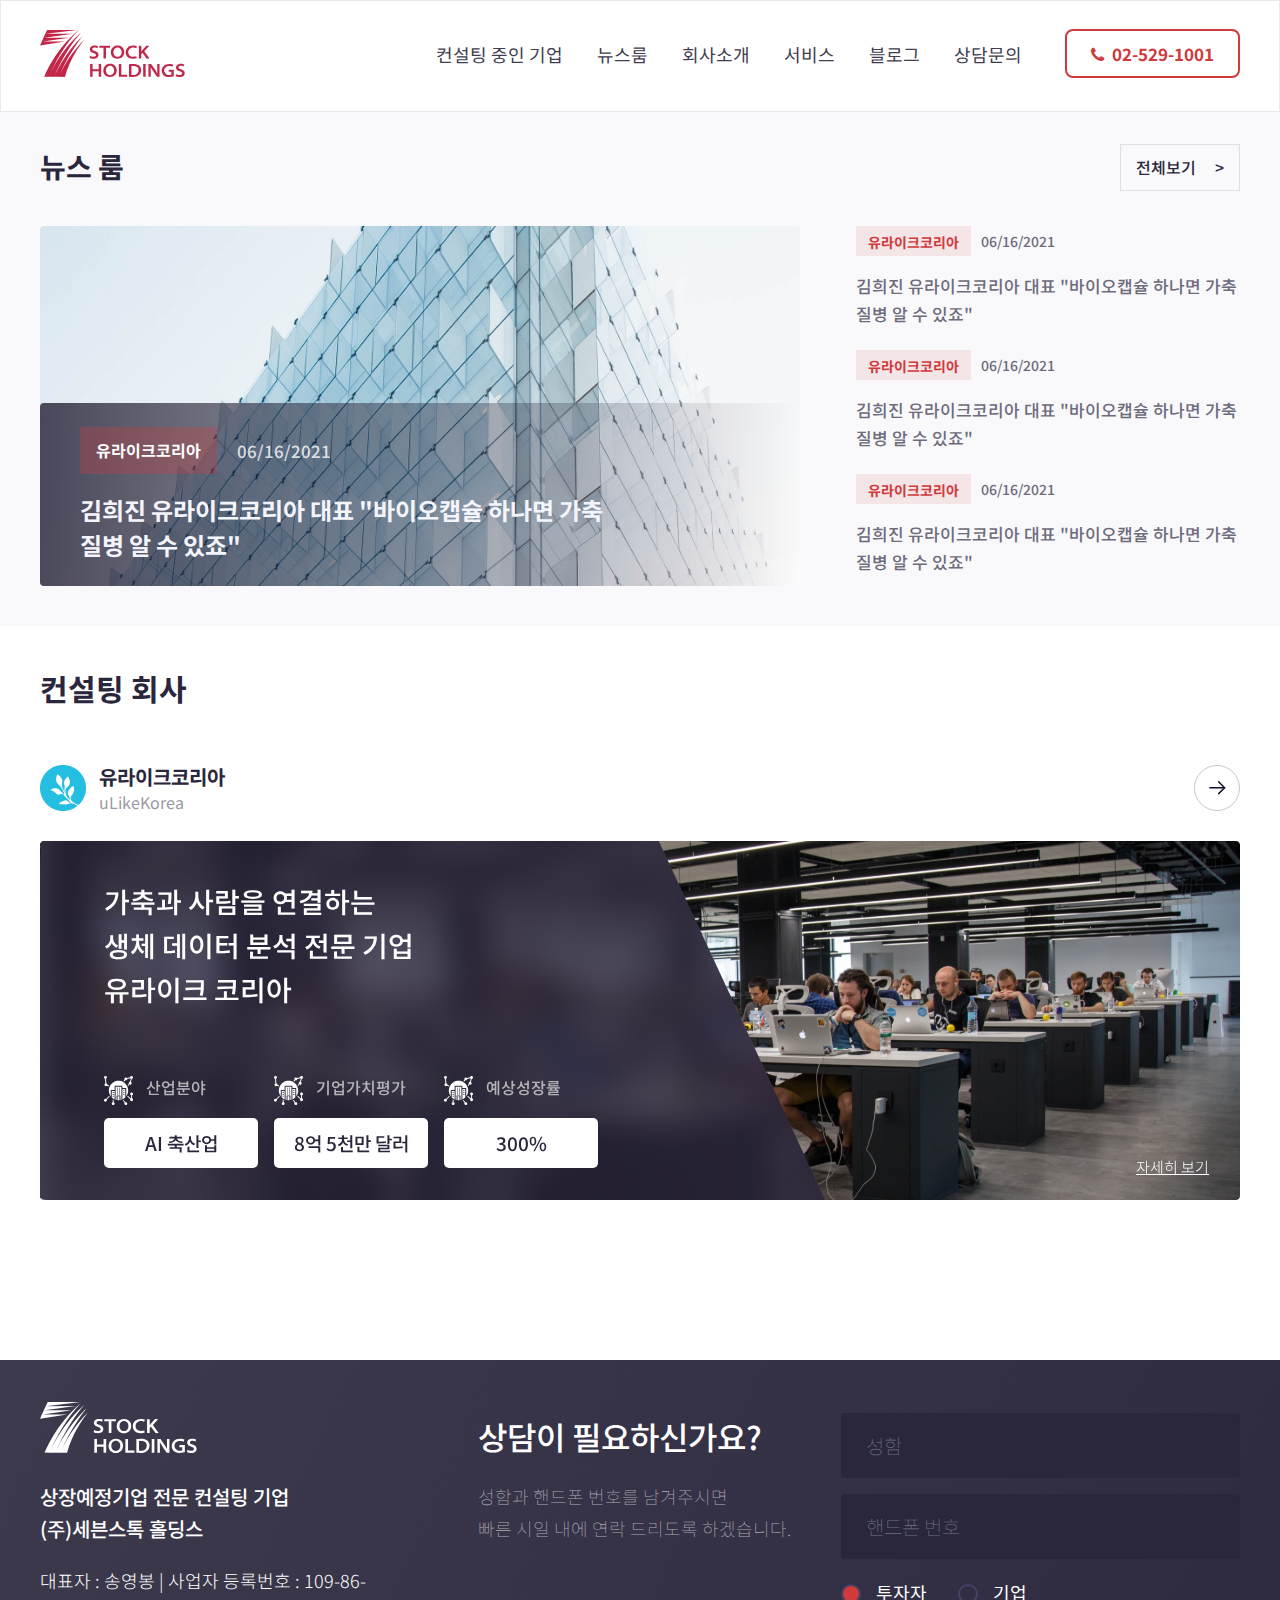
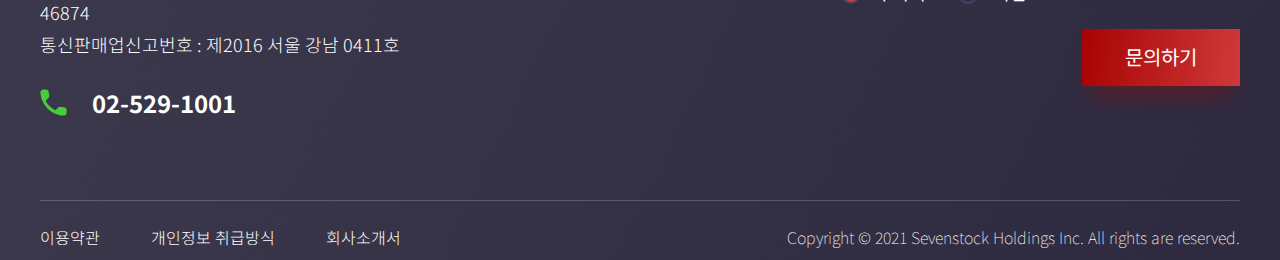
<file: consulting_main.html>
<!DOCTYPE html>
<html lang="en">
  <head>
    <meta charset="UTF-8" />
    <meta name="viewport" content="width=device-width, initial-scale=1.0" />
    <meta http-equiv="X-UA-Compatible" content="ie=edge" />
    <title>Consulting Main</title>
    <!-- Bootstrap  -->
    <!-- FavIcon-->
    <link rel="shortcut icon" type="image/png" href="" />
    <script
      src="https://code.jquery.com/jquery-3.6.0.min.js"
      integrity="sha256-/xUj+3OJU5yExlq6GSYGSHk7tPXikynS7ogEvDej/m4="
      crossorigin="anonymous"
    ></script>

    <!--AOS css-->
    <link href="https://unpkg.com/aos@2.3.1/dist/aos.css" rel="stylesheet" />
    <!-- Bootstrap style-->
    <link
      rel="stylesheet"
      href="https://stackpath.bootstrapcdn.com/bootstrap/4.3.1/css/bootstrap.min.css"
      integrity="sha384-ggOyR0iXCbMQv3Xipma34MD+dH/1fQ784/j6cY/iJTQUOhcWr7x9JvoRxT2MZw1T"
      crossorigin="anonymous"
    />

    <!-- FontAwesome style-->
    <link
      rel="stylesheet"
      href="https://use.fontawesome.com/releases/v5.7.2/css/all.css"
      integrity="sha384-fnmOCqbTlWIlj8LyTjo7mOUStjsKC4pOpQbqyi7RrhN7udi9RwhKkMHpvLbHG9Sr"
      crossorigin="anonymous"
    />

    <link rel="stylesheet" href="./css/bootstrap.min.css" />
    <link
      href="https://cdn.jsdelivr.net/npm/bootstrap@5.1.1/dist/css/bootstrap.min.css"
      rel="stylesheet"
      integrity="sha384-F3w7mX95PdgyTmZZMECAngseQB83DfGTowi0iMjiWaeVhAn4FJkqJByhZMI3AhiU"
      crossorigin="anonymous"
    />

    <link
      rel="stylesheet"
      href="https://cdnjs.cloudflare.com/ajax/libs/font-awesome/4.7.0/css/font-awesome.min.css"
    />
    <!-- font  -->

    <!-- Splide  -->
    <!-- <link rel="stylesheet" href="css/splide-column.min.css"> -->
    <!-- Splide  -->

    <!--AOS css-->
    <link href="https://unpkg.com/aos@2.3.1/dist/aos.css" rel="stylesheet" />
    <!--Animate css-->
    <link rel="stylesheet" href="css/animate.min.css" />
    <!-- Map  -->
    <link rel="stylesheet" href="./css/map.css" />
    <!-- Map  -->
    <!--Owl Carouse css-->
    <link rel="stylesheet" href="css/owl.carousel.min.css" />
    <link rel="stylesheet" href="css/owl.theme.default.min.css" />
    <!-- Custom Style-->
    <link rel="stylesheet" href="./css/checkbox.css" />
    <link rel="stylesheet" type="text/css" href="css/style.css" />
  </head>

  <body>
    <div class="wrapper">
      <section>
        <div class="news-header">
          <div class="n-container">
            <div class="header-top">
              <nav class="navbar navbar-expand-lg navbar-light">
                <a class="navbar-brand" href="#"
                  ><img src="./assets/images/logo.svg" alt=""
                /></a>
                <button
                  class="navbar-toggler"
                  type="button"
                  data-toggle="collapse"
                  data-target="#navbarText"
                  aria-controls="navbarText"
                  aria-expanded="false"
                  aria-label="Toggle navigation"
                >
                  <span class="navbar-toggler-icon"></span>
                </button>
                <div class="collapse navbar-collapse" id="navbarText">
                  <ul class="navbar-nav ml-auto">
                    <li class="nav-item">
                      <a class="nav-link" href="#">컨설팅 중인 기업</a>
                    </li>
                    <li class="nav-item">
                      <a class="nav-link" href="#">뉴스룸</a>
                    </li>
                    <li class="nav-item">
                      <a class="nav-link" href="#">회사소개</a>
                    </li>
                    <li class="nav-item">
                      <a class="nav-link" href="#">서비스</a>
                    </li>
                    <li class="nav-item">
                      <a class="nav-link" href="#">블로그</a>
                    </li>
                    <li class="nav-item">
                      <a class="nav-link" href="#">상담문의</a>
                    </li>
                  </ul>
                  <span class="navbar-text">
                    <a href="tel:832 939 8280"
                      ><i class="fa fa-phone" aria-hidden="true"></i>&nbsp;
                      02-529-1001</a
                    >
                  </span>
                </div>
              </nav>
            </div>
          </div>
        </div>

        <!-- Mobile mune for news  -->
        <div class="news-mobile-wrapper">
          <div class="mobile-header-menu" id="mobile-header">
            <div class="left">
              <a href="./index.html"
                ><img src="./assets/images/mobilelogo.svg" alt=""
              /></a>
            </div>
            <div class="right">
              <div class="myicon">
                <i
                  class="fa fa-ellipsis-h menu-dots news-menu-dots"
                  id="menu-dots"
                  aria-hidden="true"
                ></i>
                <span class="cross news-cross"> &times; </span>
              </div>
            </div>
          </div>
          <div class="mymobile-menu">
            <ul>
              <li><a href="#">컨설팅 중인 기업</a></li>
              <li><a href="#">뉴스룸</a></li>
              <li><a href="#">회사소개</a></li>
              <li><a href="#">서비스</a></li>
              <li><a href="#">블로그</a></li>
              <li><a href="#">상담문의</a></li>
            </ul>
            <div class="mphone">
              <a class="mobile-phone" href="tel:832 939 8280"
                ><i class="fa fa-phone" aria-hidden="true"></i>&nbsp;
                02-529-1001</a
              >
            </div>
          </div>
        </div>
        <!-- Mobile mune for news  -->
      </section>

     
        <!-- Second Section  -->
        <div class="second-news-section nsecond-new-section">
          <!-- Consulting bottom navigation  -->
          <div class="nconsulting-bottom-header">
            <div class="n-container">
              <div class="nconsulting-inner">
                <div class="nconsulting-inner-left">
                  <a href="./single_page.html">뉴스 룸</a>
                </div>
                <div class="nconsulting-inner-right">
                  <a href="#">전체보기 <span>></span></a>
                </div>
              </div>
            </div>
          </div>
          <!-- Consulting bottom navigation  -->

          <div class="n-container">
            <div class="row">
              <div class="col-md-8">
                <div class="left-inner">
                  <div class="bottom-section">
                    <div class="news-category-box">
                      <div class="left">
                        <p>유라이크코리아</p>
                      </div>
                      <div class="right">
                        <p>06/16/2021</p>
                      </div>
                    </div>
                    <p>
                      김희진 유라이크코리아 대표 "바이오캡슐 하나면 가축<br />질병
                      알 수 있죠"
                    </p>
                  </div>
                </div>
              </div>
              <div class="col-md-4">
                <div class="right-inner">
                  <div class="news-category-box">
                    <div class="left">
                      <p>유라이크코리아</p>
                    </div>
                    <div class="right">
                      <p>06/16/2021</p>
                    </div>
                  </div>
                  <a href="#"
                    >김희진 유라이크코리아 대표 "바이오캡슐 하나면 가축<br />질병
                    알 수 있죠"</a
                  >
                </div>
                <div class="right-inner">
                  <div class="news-category-box">
                    <div class="left">
                      <p>유라이크코리아</p>
                    </div>
                    <div class="right">
                      <p>06/16/2021</p>
                    </div>
                  </div>
                  <a href="#"
                    >김희진 유라이크코리아 대표 "바이오캡슐 하나면 가축<br />질병
                    알 수 있죠"</a
                  >
                </div>
                <div class="right-inner">
                  <div class="news-category-box">
                    <div class="left">
                      <p>유라이크코리아</p>
                    </div>
                    <div class="right">
                      <p>06/16/2021</p>
                    </div>
                  </div>
                  <a href="#"
                    >김희진 유라이크코리아 대표 "바이오캡슐 하나면 가축<br />질병
                    알 수 있죠"</a
                  >
                </div>
              </div>
            </div>
          </div>
        </div>
        <!-- Second Section  -->
    

      <!-- Ulike Korea Section  -->
     
        <div class="ulike-korea-section">
          <div class="n-container">
            <h2 class="ulike-title">컨설팅 회사</h2>
            <div class="ulike-korea-bottom-top-section">
              <div class="bottom-top-section-left">
                <a href="#">
                  <div class="top-left-inner">
                    <div class="uleft">
                      <img src="./assets/images/Vector.png" alt="" />
                    </div>
                    <div class="uright">
                      <h5>유라이크코리아</h5>
                      <p>uLikeKorea</p>
                    </div>
                  </div>
                </a>
              </div>
              <div class="bottom-top-section-right">
                <a href="#">
                  <img src="./assets/images/rightlink.svg" alt="" />
                </a>
              </div>
            </div>

            <div class="ulike-korea-bottom-bottom-section-wrapper">
              <a href="#">
                <div class="bgfor-desktop bgfor-mobile">
                    <h2>가축과 사람을 연결하는<br/>
                        생체 데이터 분석 전문 기업<br/> 
                        유라이크 코리아</h2>
                    <div class="cbottom-section-wrapper">
                        <div class="cbottom-section-left">
                            <div class="cbottom-left-section-wrapper">
                                <div class="cbottom-left-section-left">
                                    <div class="cbottom-left-box">
                                        <div class="box-top">
                                            <div class="box-top-left">
                                                <img src="./assets/images/cbottom.svg" alt="">
                                            </div>
                                            <div class="box-top-right">
                                                <p>산업분야</p>
                                            </div>
                                        </div>
                                        <div class="cbottom-txt cbottom-left-box-mobile0"><p class="c-txt">AI 축산업</p></div>
                                    </div>
                                    <div class="cbottom-left-box">
                                        <div class="box-top">
                                            <div class="box-top-left">
                                                <img src="./assets/images/cbottom.svg" alt="">
                                            </div>
                                            <div class="box-top-right">
                                                <p>기업가치평가</p>
                                            </div>
                                        </div>
                                        <div class="cbottom-txt cbottom-left-box-mobile1"><p class="c-txt">8억 5천만 달러</p></div>
                                    </div>
                                    <div class="cbottom-left-box">
                                        <div class="box-top">
                                            <div class="box-top-left">
                                                <img src="./assets/images/cbottom.svg" alt="">
                                            </div>
                                            <div class="box-top-right">
                                                <p>예상성장률</p>
                                            </div>
                                        </div>
                                        <div class="cbottom-txt cbottom-left-box-mobile2"><p class="c-txt">300%</p></div>
                                    </div>
                                </div>
                            </div>
                        </div>
                        <div class="cbottom-section-right">
                            <p>자세히  보기</p>
                        </div>
                    </div>
                </div>
              </a>
            </div>
          </div>
        </div>
   
      <!-- Ulike Korea Section  -->

      <!-- Footer  -->
      <footer>
        <div class="myfooter">
          <div class="mycontainer">
            <div class="footer-inner">
              <div class="left-section">
                <div class="logo">
                  <a href="./index.html"
                    ><img src="./assets/images/logo-white.svg" alt=""
                  /></a>
                </div>
                <p class="top">
                  상장예정기업 전문 컨설팅 기업<br />
                  (주)세븐스톡 홀딩스
                </p>
                <p class="bottom">
                  대표자 : 송영봉 | 사업자 등록번호 : 109-86-46874<br />통신판매업신고번호
                  : 제2016 서울 강남 0411호
                </p>
                <span
                  ><img src="./assets/images/phonefooter.svg" alt="" />&nbsp;
                  02-529-1001</span
                >
              </div>
              <div class="right-section">
                <div class="left">
                  <h2>상담이 필요하신가요?</h2>
                  <p>
                    성함과 핸드폰 번호를 남겨주시면<br />
                    빠른 시일 내에 연락 드리도록 하겠습니다.
                  </p>
                </div>
                <div class="right">
                  <form action="" method="POST">
                    <input
                      class="form-control"
                      type="text"
                      placeholder="성함"
                    />
                    <input
                      class="form-control"
                      type="text"
                      placeholder="핸드폰 번호"
                    />
                    <div class="form-box">
                      <label>
                        <input type="radio" name="kk" checked />
                        <div class="circle"></div>
                        <span>투자자</span>
                      </label>
                      <label class="right-radio">
                        <input type="radio" name="kk" />
                        <div class="circle"></div>
                        <span>기업</span>
                      </label>
                    </div>
                    <div class="submit-wrapper">
                      <button type="submit" class="submit-btn">문의하기</button>
                    </div>
                  </form>
                  <!-- 투자자 -->
                  <!-- 기업 -->
                </div>
              </div>
            </div>
            <div class="footer-bottom copyright-border">
              <div class="left">
                <ul>
                  <li><a href="#" class="white-16-100">이용약관</a></li>
                  <li>
                    <a href="#" class="white-16-100">개인정보 취급방식</a>
                  </li>
                  <li><a href="#" class="white-16-100">회사소개서</a></li>
                </ul>
              </div>

              <div class="right">
                <p class="white-16-100">
                  Copyright © 2021 Sevenstock Holdings Inc. All rights are
                  reserved.
                </p>
              </div>
            </div>
          </div>
        </div>
      </footer>
      <!-- Footer  -->
    </div>

    <!-- Jquery Js-->
    <script
      src="https://code.jquery.com/jquery-3.6.0.min.js"
      integrity="sha256-/xUj+3OJU5yExlq6GSYGSHk7tPXikynS7ogEvDej/m4="
      crossorigin="anonymous"
    ></script>
    <!-- Bootstrap Js-->
    <script
      src="https://cdnjs.cloudflare.com/ajax/libs/popper.js/1.12.9/umd/popper.min.js"
      integrity="sha384-ApNbgh9B+Y1QKtv3Rn7W3mgPxhU9K/ScQsAP7hUibX39j7fakFPskvXusvfa0b4Q"
      crossorigin="anonymous"
    ></script>
    <!-- Splide   -->
    <!-- <script src="https://cdn.jsdelivr.net/npm/@splidejs/splide@latest/dist/js/splide.min.js"></script> -->
    <!-- Splide   -->
    <!-- counter up  -->
    <script src="./js/jquery.counterup.min.js"></script>
    <script src="./js/jquery.waypoints.min.js"></script>
    <!-- counter up  -->
    <!-- <script
      src="https://maxcdn.bootstrapcdn.com/bootstrap/4.0.0/js/bootstrap.min.js"
      integrity="sha384-JZR6Spejh4U02d8jOt6vLEHfe/JQGiRRSQQxSfFWpi1MquVdAyjUar5+76PVCmYl"
      crossorigin="anonymous"
    ></script> -->
    <script
      src="https://cdn.jsdelivr.net/npm/bootstrap@5.1.1/dist/js/bootstrap.bundle.min.js"
      integrity="sha384-/bQdsTh/da6pkI1MST/rWKFNjaCP5gBSY4sEBT38Q/9RBh9AH40zEOg7Hlq2THRZ"
      crossorigin="anonymous"
    ></script>

    <script src="./js/bootstrap.min.js"></script>
    <!-- Popper JS -->
    <!-- <script src="https://cdnjs.cloudflare.com/ajax/libs/popper.js/1.14.3/umd/popper.min.js"></script> -->
    <!--AOS Js-->
    <script src="https://unpkg.com/aos@2.3.1/dist/aos.js"></script>
    <!--Owl Carouse js-->
    <script src="js/owl.carousel.min.js"></script>
    <!-- Custom Js-->
    <script src="js/custom.js"></script>
  </body>
</html>
</file>
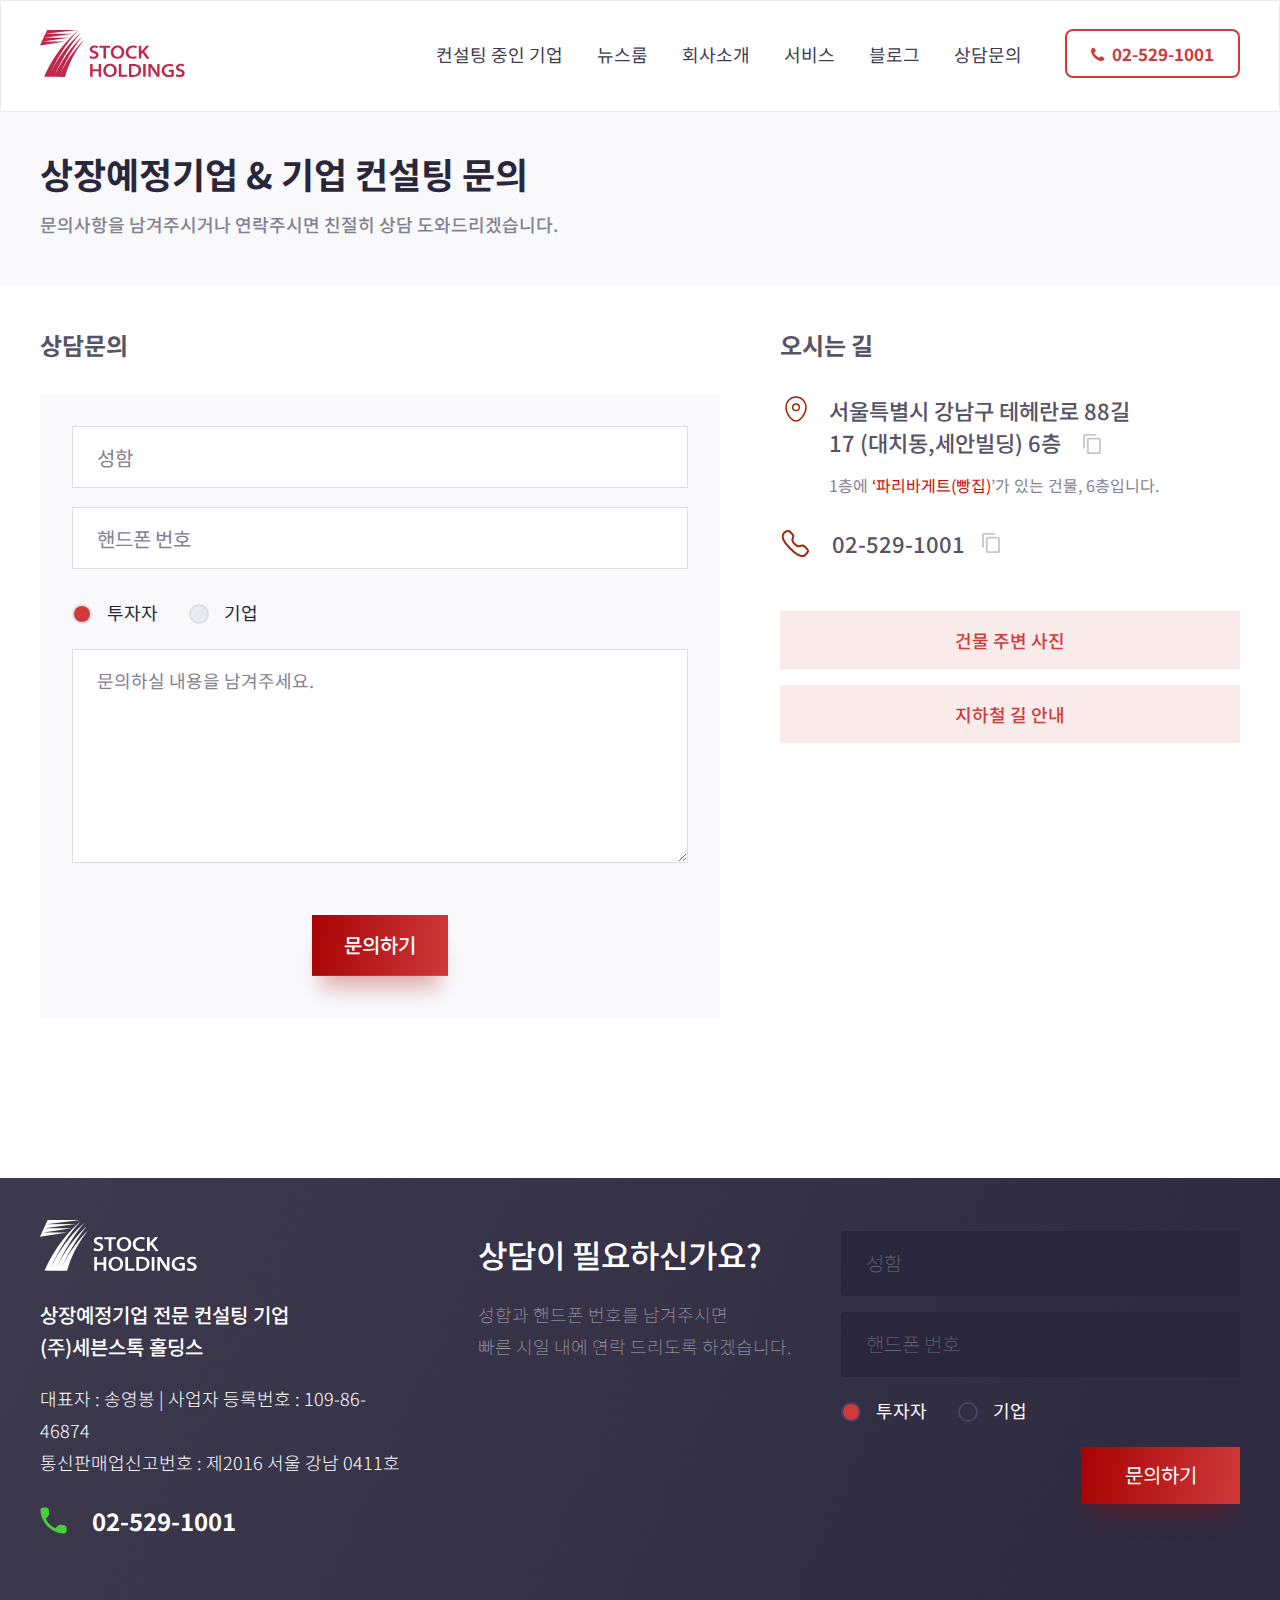
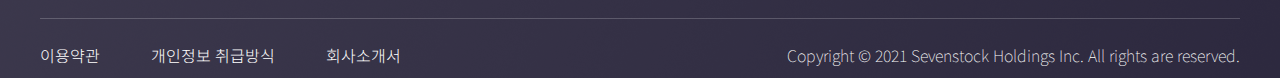
<file: contact-us.html>
<!DOCTYPE html>
<html lang="en">

<head>
    <meta charset="UTF-8" />
    <meta name="viewport" content="width=device-width, initial-scale=1.0" />
    <meta http-equiv="X-UA-Compatible" content="ie=edge" />
    <title>Contact Us</title>
    <!-- Bootstrap  -->
    <!-- FavIcon-->
    <link rel="shortcut icon" type="image/png" href="" />
    <script src="https://code.jquery.com/jquery-3.6.0.min.js"
        integrity="sha256-/xUj+3OJU5yExlq6GSYGSHk7tPXikynS7ogEvDej/m4=" crossorigin="anonymous"></script>

    <!--AOS css-->
    <link href="https://unpkg.com/aos@2.3.1/dist/aos.css" rel="stylesheet" />
    <!-- Bootstrap style-->
    <link rel="stylesheet" href="https://stackpath.bootstrapcdn.com/bootstrap/4.3.1/css/bootstrap.min.css"
        integrity="sha384-ggOyR0iXCbMQv3Xipma34MD+dH/1fQ784/j6cY/iJTQUOhcWr7x9JvoRxT2MZw1T" crossorigin="anonymous" />

    <!-- FontAwesome style-->
    <link rel="stylesheet" href="https://use.fontawesome.com/releases/v5.7.2/css/all.css"
        integrity="sha384-fnmOCqbTlWIlj8LyTjo7mOUStjsKC4pOpQbqyi7RrhN7udi9RwhKkMHpvLbHG9Sr" crossorigin="anonymous" />

    <link rel="stylesheet" href="./css/bootstrap.min.css">
    <link href="https://cdn.jsdelivr.net/npm/bootstrap@5.1.1/dist/css/bootstrap.min.css" rel="stylesheet"
        integrity="sha384-F3w7mX95PdgyTmZZMECAngseQB83DfGTowi0iMjiWaeVhAn4FJkqJByhZMI3AhiU" crossorigin="anonymous" />

    <link rel="stylesheet" href="https://cdnjs.cloudflare.com/ajax/libs/font-awesome/4.7.0/css/font-awesome.min.css" />
    <!-- font  -->

    <!-- Splide  -->
    <!-- <link rel="stylesheet" href="css/splide-column.min.css"> -->
    <!-- Splide  -->

    <!--AOS css-->
    <link href="https://unpkg.com/aos@2.3.1/dist/aos.css" rel="stylesheet" />
    <!--Animate css-->
    <link rel="stylesheet" href="css/animate.min.css" />
    <!-- Map  -->
    <link rel="stylesheet" href="./css/map.css" />
    <!-- Map  -->
    <!--Owl Carouse css-->
    <link rel="stylesheet" href="css/owl.carousel.min.css" />
    <link rel="stylesheet" href="css/owl.theme.default.min.css" />
    <!-- Custom Style-->
    <link rel="stylesheet" href="./css/checkbox.css" />
    <link rel="stylesheet" type="text/css" href="css/style.css" />

</head>

<body>
    <div class="wrapper">
        <section>
            <div class="news-header">
                <div class="n-container">
                    <div class="header-top">
                        <nav class="navbar navbar-expand-lg navbar-light">
                            <a class="navbar-brand" href="#"><img src="./assets/images/logo.svg" alt="" /></a>
                            <button class="navbar-toggler" type="button" data-toggle="collapse"
                                data-target="#navbarText" aria-controls="navbarText" aria-expanded="false"
                                aria-label="Toggle navigation">
                                <span class="navbar-toggler-icon"></span>
                            </button>
                            <div class="collapse navbar-collapse" id="navbarText">
                                <ul class="navbar-nav ml-auto">
                                    <li class="nav-item">
                                        <a class="nav-link" href="#">컨설팅 중인 기업</a>
                                    </li>
                                    <li class="nav-item">
                                        <a class="nav-link" href="#">뉴스룸</a>
                                    </li>
                                    <li class="nav-item">
                                        <a class="nav-link" href="#">회사소개</a>
                                    </li>
                                    <li class="nav-item">
                                        <a class="nav-link" href="#">서비스</a>
                                    </li>
                                    <li class="nav-item">
                                        <a class="nav-link" href="#">블로그</a>
                                    </li>
                                    <li class="nav-item">
                                        <a class="nav-link" href="#">상담문의</a>
                                    </li>
                                </ul>
                                <span class="navbar-text">
                                    <a href="tel:832 939 8280"><i class="fa fa-phone" aria-hidden="true"></i>&nbsp;
                                        02-529-1001</a>
                                </span>
                            </div>
                        </nav>
                    </div>
                </div>
            </div>

            <!-- Mobile mune for news  -->
            <div class="news-mobile-wrapper">
                <div class="mobile-header-menu" id="mobile-header">
                    <div class="left">
                        <a href="./index.html"><img src="./assets/images/mobilelogo.svg" alt=""></a>
                    </div>
                    <div class="right">
                        <div class="myicon">
                            <i class="fa fa-ellipsis-h menu-dots news-menu-dots" id="menu-dots" aria-hidden="true"></i>
                            <span class="cross news-cross"> &times; </span>
                        </div>
                    </div>
                </div>
                <div class="mymobile-menu">
                    <ul>
                        <li><a href="#">컨설팅 중인 기업</a></li>
                        <li><a href="#">뉴스룸</a></li>
                        <li><a href="#">회사소개</a></li>
                        <li><a href="#">서비스</a></li>
                        <li><a href="#">블로그</a></li>
                        <li><a href="#">상담문의</a></li>
                    </ul>
                    <div class="mphone">
                        <a class="mobile-phone" href="tel:832 939 8280"><i class="fa fa-phone"
                                aria-hidden="true"></i>&nbsp;
                            02-529-1001</a>
                    </div>

                </div>
            </div>
            <!-- Mobile mune for news  -->

            <!-- Contact Section  -->
            <div class="mycontact-wrapper-full">
                <div class="section-m">
                    <div class="grey-bg-3 mygrey-bg">
                        <div class="n-container">
                            <div class="contact-header mycontact-header">
                                <p class="black-36 ctop-text">상장예정기업 & 기업 컨설팅 문의
                                </p>
                                <p class="grey-18 cbottom-text">문의사항을 남겨주시거나 연락주시면 친절히 상담 도와드리겠습니다.</p>
                            </div>
                        </div>
                    </div>

                    <div class="n-container">
                        <div class="contact-form ncontact-form">

                            <div class="forms-container nforms-container">
    
                                <div class="mail-send nmail-send">
                                    <p class="grey-24 n-grey-24">상담문의</p>
    
                                    <form action="" method="POST">
                                        <div class="send-form nsend-form">
                                            <div class="inputs-container-1 ninputs-container-1">
    
                                                <div class="inputs-1 ninputs-1">
                                                    <input type="text" class="form-control n-input" placeholder="성함">
                                                    <input type="password" class="form-control n-input"
                                                        placeholder="핸드폰 번호">
    
                                                    <div class="form-box">
                                                        <label>
                                                            <input type="radio" name="kk" checked />
                                                            <div class="circle"></div>
                                                            <span>투자자</span>
                                                        </label>
                                                        <label class="right-radio">
                                                            <input type="radio" name="kk" />
                                                            <div class="circle"></div>
                                                            <span>기업</span>
                                                        </label>
                                                    </div>
                                                </div>
    
                                                <div class="ntextarea-wrapper"><textarea name="" id="" rows="8"
                                                        class="textarea form-control n-textarea"
                                                        placeholder="문의하실 내용을 남겨주세요."></textarea></div>
                                            </div>
    
                                            <div class="send-btn-container"><button type="submit"
                                                    class="contac-submit-btn">문의하기</button></div>
    
                                        </div>
                                    </form>
    
                                </div>
                                <div class="contacts ncontacts">
                                    <p class="grey-24 ngrey-24">오시는 길</p>
    
                                    <div class="address-contact naddress-contact">
                                        <div class="mobile-address nmobile-address">
                                            <div class="contact-info-1 ncontact-info-1">
                                                <img class="location" src="./assets/images/Location.svg" alt="">
    
                                                <div class="info-text">
                                                    <div class="popup">
                                                        <span class="popuptext">Text copied</span>
                                                    </div>
                                                    <div class="icon-text nicon-text">
    
                                                        <p class="black-19 nblack-19">서울특별시 강남구 테헤란로 88길
    
                                                            17 (대치동,세안빌딩) 6층 </p>
                                                            <img  class="copyContact copyimage" src="./assets/images/map-icons.svg" alt="">
                                                    </div>
    
                                                    <p class="grey-16 ngrey-16">1층에 <span class="red">‘파리바게트(빵집)</span>’가 있는 건물,
                                                        6층입니다.</p>
                                                </div>
    
    
                                            </div>
    
                                            <div id="contact-info-container" class="ncontact-info-contaier">
                                                <div class="popup">
                                                    <span class="popuptext">Text copied</span>
                                                </div>
    
                                                <div class="contact-info-2 ncontact-info-2">
                                                    <img src="./assets/images/Call.svg" class="ncopy" alt="">
    
                                                    <p class="black-22 nblack-22">02-529-1001</p>
                                                    <img src="./assets/images/map-icons.svg" alt="Copy" class="copyContact">
    
                                                </div>
    
                                            </div>
    
    
    
                                        </div>
    
                                        <div class="contact-btn-1 ncontact-btn-1">
                                            <a href="#">건물 주변 사진</a>
                                            <a href="#">지하철 길 안내</a>
                                        </div>
                                    </div>
                                </div>
    
                            </div>
    
                        </div>
                    </div>
                  
                </div>
            </div>

            <!-- Contact Section  -->


            <!-- Footer  -->
            <footer>
                <div class="myfooter">
                    <div class="mycontainer">
                        <div class="footer-inner">
                            <div class="left-section">
                                <div class="logo">
                                    <a href="./index.html"><img src="./assets/images/logo-white.svg" alt="" /></a>
                                </div>
                                <p class="top">
                                    상장예정기업 전문 컨설팅 기업<br />
                                    (주)세븐스톡 홀딩스
                                </p>
                                <p class="bottom">
                                    대표자 : 송영봉 | 사업자 등록번호 : 109-86-46874<br />통신판매업신고번호
                                    : 제2016 서울 강남 0411호
                                </p>
                                <span><img src="./assets/images/phonefooter.svg" alt="" />&nbsp;
                                    02-529-1001</span>
                            </div>
                            <div class="right-section">
                                <div class="left">
                                    <h2>상담이 필요하신가요?</h2>
                                    <p>
                                        성함과 핸드폰 번호를 남겨주시면<br />
                                        빠른 시일 내에 연락 드리도록 하겠습니다.
                                    </p>
                                </div>
                                <div class="right">
                                    <form action="" method="POST">
                                        <input class="form-control" type="text" placeholder="성함" />
                                        <input class="form-control" type="text" placeholder="핸드폰 번호" />
                                        <div class="form-box">
                                            <label>
                                                <input type="radio" name="kk" checked />
                                                <div class="circle"></div>
                                                <span>투자자</span>
                                            </label>
                                            <label class="right-radio">
                                                <input type="radio" name="kk" />
                                                <div class="circle"></div>
                                                <span>기업</span>
                                            </label>
                                        </div>
                                        <div class="submit-wrapper">
                                            <button type="submit" class="submit-btn">문의하기</button>
                                        </div>
                                    </form>
                                    <!-- 투자자 -->
                                    <!-- 기업 -->
                                </div>
                            </div>
                        </div>
                        <div class="footer-bottom copyright-border">
                            <div class="left">
                                <ul>
                                    <li><a href="#" class="white-16-100">이용약관</a></li>
                                    <li>
                                        <a href="#" class="white-16-100">개인정보 취급방식</a>
                                    </li>
                                    <li><a href="#" class="white-16-100">회사소개서</a></li>
                                </ul>
                            </div>

                            <div class="right">
                                <p class="white-16-100">
                                    Copyright © 2021 Sevenstock Holdings Inc. All rights are
                                    reserved.
                                </p>
                            </div>
                        </div>
                    </div>
                </div>
            </footer>
            <!-- Footer  -->







    </div>

    <!-- Jquery Js-->
    <script src="https://code.jquery.com/jquery-3.6.0.min.js"
        integrity="sha256-/xUj+3OJU5yExlq6GSYGSHk7tPXikynS7ogEvDej/m4=" crossorigin="anonymous"></script>
    <!-- Bootstrap Js-->
    <script src="https://cdnjs.cloudflare.com/ajax/libs/popper.js/1.12.9/umd/popper.min.js"
        integrity="sha384-ApNbgh9B+Y1QKtv3Rn7W3mgPxhU9K/ScQsAP7hUibX39j7fakFPskvXusvfa0b4Q"
        crossorigin="anonymous"></script>
    <!-- Splide   -->
    <!-- <script src="https://cdn.jsdelivr.net/npm/@splidejs/splide@latest/dist/js/splide.min.js"></script> -->
    <!-- Splide   -->
    <!-- counter up  -->
    <script src="./js/jquery.counterup.min.js"></script>
    <script src="./js/jquery.waypoints.min.js"></script>
    <!-- counter up  -->
    <!-- <script
      src="https://maxcdn.bootstrapcdn.com/bootstrap/4.0.0/js/bootstrap.min.js"
      integrity="sha384-JZR6Spejh4U02d8jOt6vLEHfe/JQGiRRSQQxSfFWpi1MquVdAyjUar5+76PVCmYl"
      crossorigin="anonymous"
    ></script> -->
    <script src="https://cdn.jsdelivr.net/npm/bootstrap@5.1.1/dist/js/bootstrap.bundle.min.js"
        integrity="sha384-/bQdsTh/da6pkI1MST/rWKFNjaCP5gBSY4sEBT38Q/9RBh9AH40zEOg7Hlq2THRZ"
        crossorigin="anonymous"></script>

    <script src="./js/bootstrap.min.js"></script>
    <!-- Popper JS -->
    <!-- <script src="https://cdnjs.cloudflare.com/ajax/libs/popper.js/1.14.3/umd/popper.min.js"></script> -->
    <!--AOS Js-->
    <script src="https://unpkg.com/aos@2.3.1/dist/aos.js"></script>
    <!--Owl Carouse js-->
    <script src="js/owl.carousel.min.js"></script>
    <!-- Custom Js-->
    <script src="js/custom.js"></script>

    <script>

        var j = document.getElementsByClassName('copyContact');

        for (let i = 0; i < j.length; i++) {
            j[i].addEventListener('click', copy);
        }


        function copy() {


            /* Get the text field */
            var copyText = this.parentElement.querySelector("p");
            var popups = this.parentElement.parentElement.getElementsByClassName("popup");
            var b = popups[0].querySelectorAll('span');
            /* Select the text field */
            /* Copy the text inside the text field */
            navigator.clipboard.writeText(copyText.innerText);

            b[0].classList.add("show");




            setTimeout(function () { b[0].classList.remove('show') }, 2000);



        }

    </script>
</body>

</html>
</file>
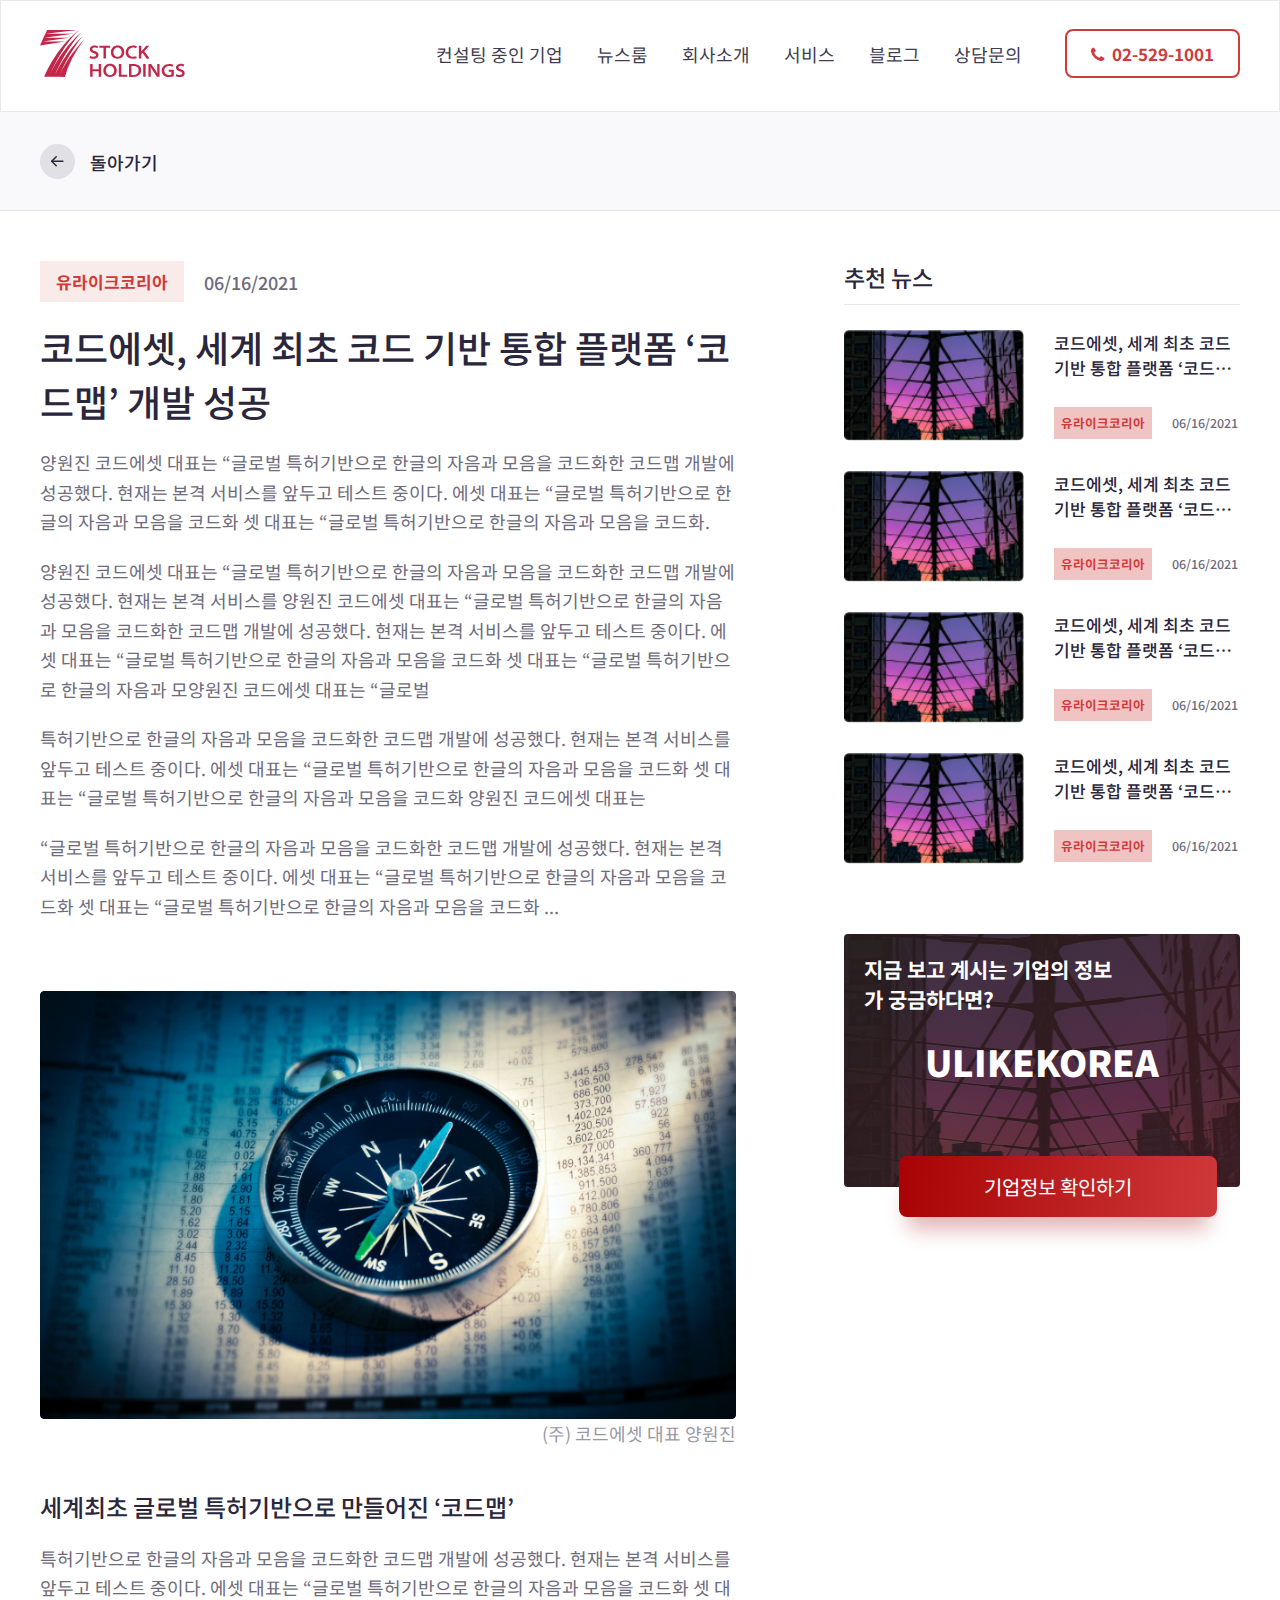
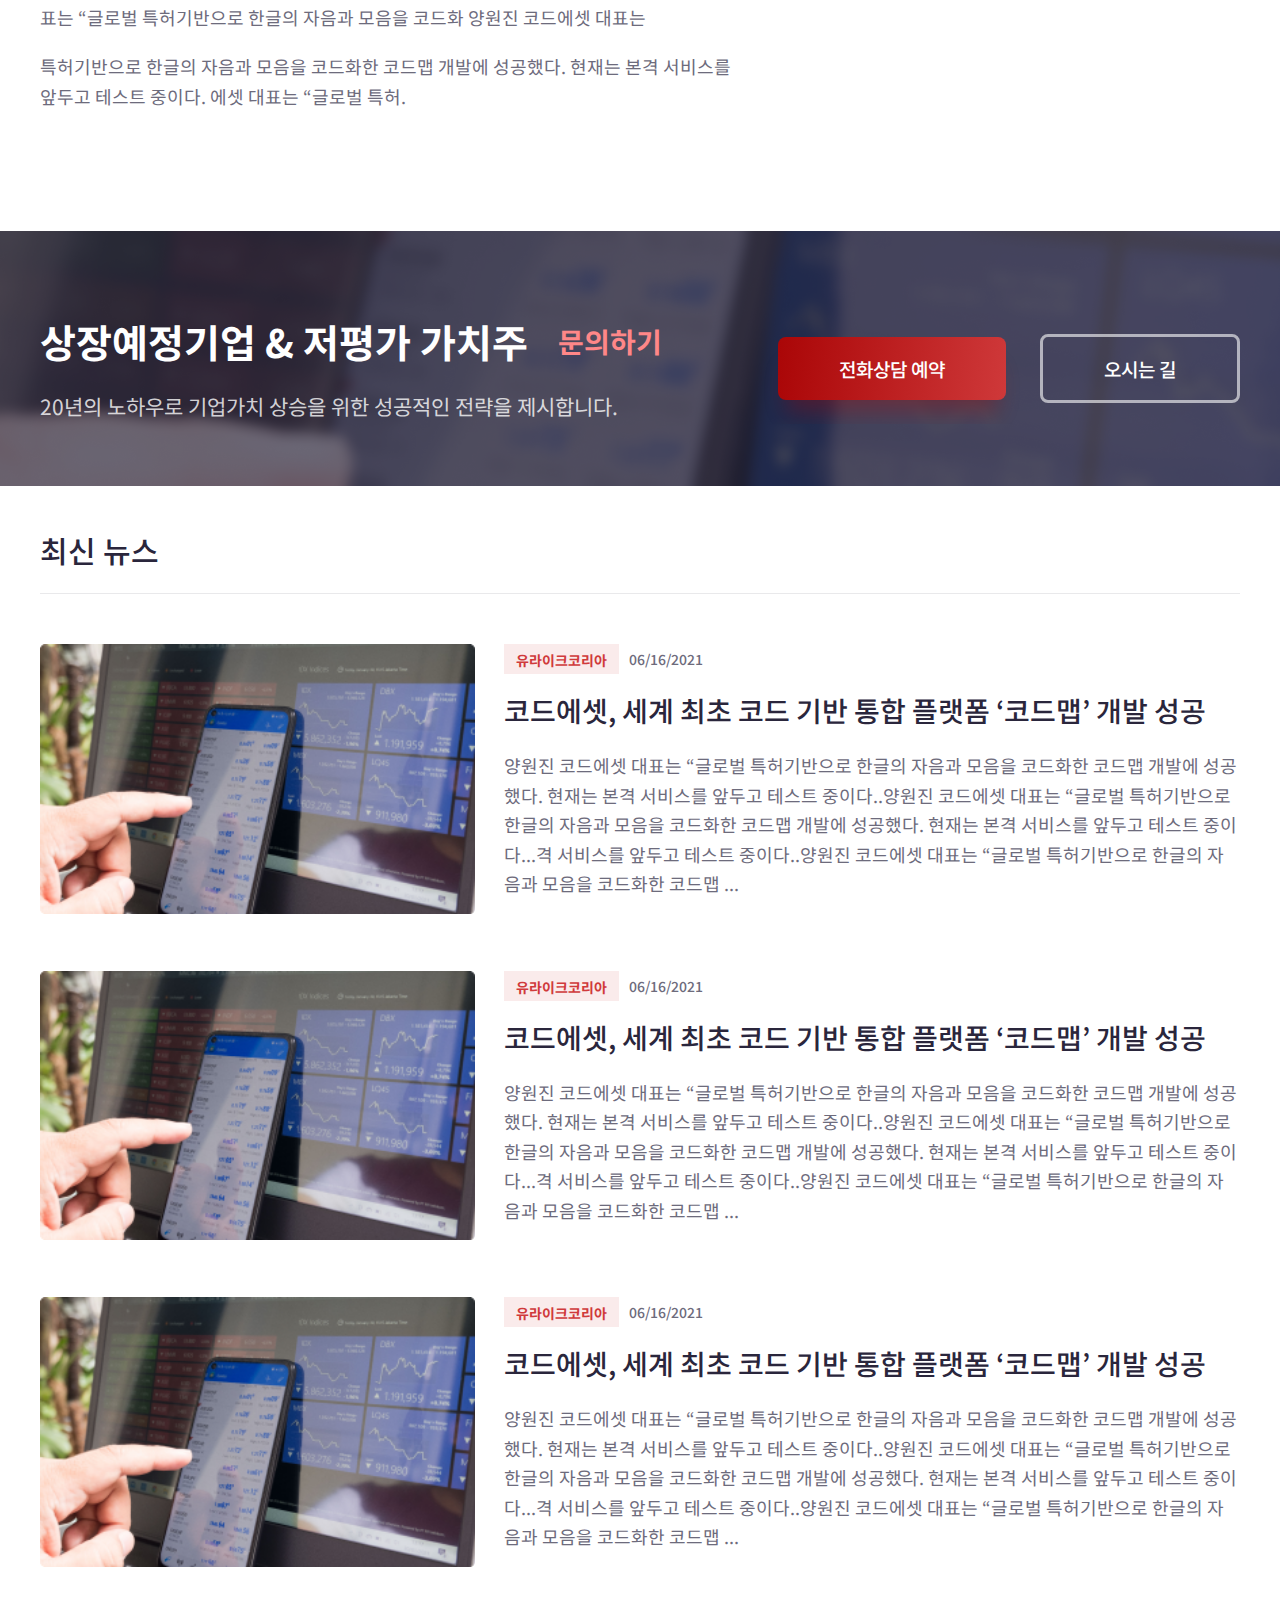
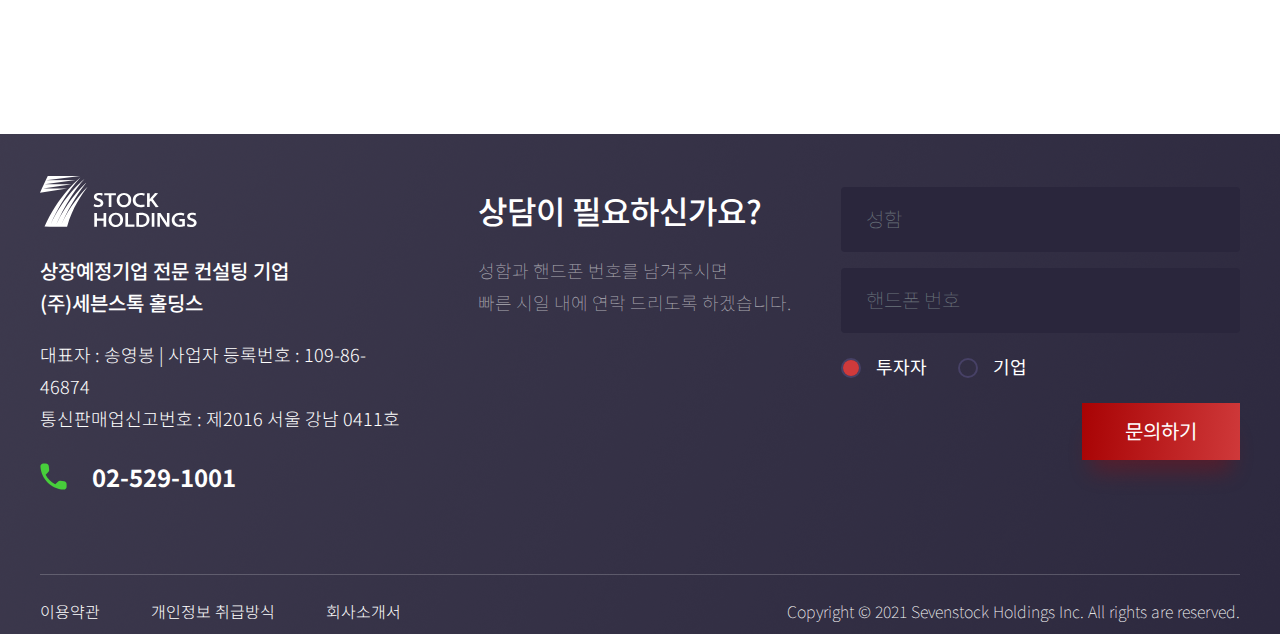
<file: latest_news.html>
<!DOCTYPE html>
<html lang="en">
  <head>
    <meta charset="UTF-8" />
    <meta name="viewport" content="width=device-width, initial-scale=1.0" />
    <meta http-equiv="X-UA-Compatible" content="ie=edge" />
    <title>Latest News</title>
    <!-- Bootstrap  -->
    <!-- FavIcon-->
    <link rel="shortcut icon" type="image/png" href="" />
    <script src="https://code.jquery.com/jquery-3.6.0.min.js" integrity="sha256-/xUj+3OJU5yExlq6GSYGSHk7tPXikynS7ogEvDej/m4=" crossorigin="anonymous"></script>

    <!--AOS css-->
    <link href="https://unpkg.com/aos@2.3.1/dist/aos.css" rel="stylesheet" />
    <!-- Bootstrap style-->
    <link
      rel="stylesheet"
      href="https://stackpath.bootstrapcdn.com/bootstrap/4.3.1/css/bootstrap.min.css"
      integrity="sha384-ggOyR0iXCbMQv3Xipma34MD+dH/1fQ784/j6cY/iJTQUOhcWr7x9JvoRxT2MZw1T"
      crossorigin="anonymous"
    />

    <!-- FontAwesome style-->
    <link
      rel="stylesheet"
      href="https://use.fontawesome.com/releases/v5.7.2/css/all.css"
      integrity="sha384-fnmOCqbTlWIlj8LyTjo7mOUStjsKC4pOpQbqyi7RrhN7udi9RwhKkMHpvLbHG9Sr"
      crossorigin="anonymous"
    />

    <link rel="stylesheet" href="./css/bootstrap.min.css">
    <link
      href="https://cdn.jsdelivr.net/npm/bootstrap@5.1.1/dist/css/bootstrap.min.css"
      rel="stylesheet"
      integrity="sha384-F3w7mX95PdgyTmZZMECAngseQB83DfGTowi0iMjiWaeVhAn4FJkqJByhZMI3AhiU"
      crossorigin="anonymous"
    />

    <link
      rel="stylesheet"
      href="https://cdnjs.cloudflare.com/ajax/libs/font-awesome/4.7.0/css/font-awesome.min.css"
    />
    <!-- font  -->

    <!-- Splide  -->
    <!-- <link rel="stylesheet" href="css/splide-column.min.css"> -->
    <!-- Splide  -->
   
    <!--AOS css-->
    <link href="https://unpkg.com/aos@2.3.1/dist/aos.css" rel="stylesheet" />
    <!--Animate css-->
    <link rel="stylesheet" href="css/animate.min.css" />
    <!-- Map  -->
    <link rel="stylesheet" href="./css/map.css" />
    <!-- Map  -->
    <!--Owl Carouse css-->
    <link rel="stylesheet" href="css/owl.carousel.min.css" />
    <link rel="stylesheet" href="css/owl.theme.default.min.css" />
    <!-- Custom Style-->
    <link rel="stylesheet" href="./css/checkbox.css" />
    <link rel="stylesheet" type="text/css" href="css/style.css" />
   
  </head>

  <body>
    <div class="wrapper">
    <section>
        <div class="news-header">
            <div class="n-container">
                <div class="header-top">
                      <nav class="navbar navbar-expand-lg navbar-light">
                        <a class="navbar-brand" href="#"
                          ><img src="./assets/images/logo.svg" alt=""
                        /></a>
                        <button
                          class="navbar-toggler"
                          type="button"
                          data-toggle="collapse"
                          data-target="#navbarText"
                          aria-controls="navbarText"
                          aria-expanded="false"
                          aria-label="Toggle navigation"
                        >
                          <span class="navbar-toggler-icon"></span>
                        </button>
                        <div class="collapse navbar-collapse" id="navbarText">
                          <ul class="navbar-nav ml-auto">
                            <li class="nav-item">
                              <a class="nav-link" href="#">컨설팅 중인 기업</a>
                            </li>
                            <li class="nav-item">
                              <a class="nav-link" href="#">뉴스룸</a>
                            </li>
                            <li class="nav-item">
                              <a class="nav-link" href="#">회사소개</a>
                            </li>
                            <li class="nav-item">
                              <a class="nav-link" href="#">서비스</a>
                            </li>
                            <li class="nav-item">
                              <a class="nav-link" href="#">블로그</a>
                            </li>
                            <li class="nav-item">
                              <a class="nav-link" href="#">상담문의</a>
                            </li>
                          </ul>
                          <span class="navbar-text">
                            <a href="tel:832 939 8280"
                              ><i class="fa fa-phone" aria-hidden="true"></i>&nbsp;
                              02-529-1001</a
                            >
                          </span>
                        </div>
                      </nav>
                </div>
            </div>
        </div>

        <!-- Mobile mune for news  -->
          <div class="news-mobile-wrapper">
            <div class="mobile-header-menu" id="mobile-header">
                <div class="left">
                  <a href="./index.html"><img src="./assets/images/mobilelogo.svg" alt=""></a>
                </div>
                <div class="right">
                  <div class="myicon">
                    <i class="fa fa-ellipsis-h menu-dots news-menu-dots" id="menu-dots" aria-hidden="true"></i>
                   <span class="cross news-cross"> &times; </span>
                  </div>
                </div>
            </div>
            <div class="mymobile-menu">
              <ul>
                <li><a href="#">컨설팅 중인 기업</a></li>
                <li><a href="#">뉴스룸</a></li>
                <li><a href="#">회사소개</a></li>
                <li><a href="#">서비스</a></li>
                <li><a href="#">블로그</a></li>
                <li><a href="#">상담문의</a></li>
              </ul>
              <div class="mphone">
                <a class="mobile-phone" href="tel:832 939 8280"
                ><i class="fa fa-phone" aria-hidden="true"></i>&nbsp;
                02-529-1001</a
              >
              </div>
            
            </div>
          </div>
        <!-- Mobile mune for news  -->

         <!-- News Header  -->
         <div class="single-news-header-bottom">
            <div class="n-container">
             
                <div class="single-news-header-inner">
                    <div class="left">
                        <div class="left-menu">
                           <div class="back">
                             <div class="left"><a href="javascript: history.back(-1)"><img src="./assets/images/backicon.svg" class="single-back" alt=""></a></div>
                             <div class="right"><p>돌아가기</p></div>
                           </div>
                        </div>
                    </div>
                    <div class="right">
                       
                    </div>
                </div>

               
            </div>
           
        </div>
        <!-- News Header  -->
    </section>


    <!-- Single Section  -->
    <section>
      <div class="mysingle-wrapper">
        <div class="n-container">
          <div class="single-inner">
            <div class="left mobilesingle">
              <!-- Date and Author  -->
              <div class="news-category-box">
                <div class="left">
                    <p>유라이크코리아</p>
                </div>
                <div class="right topdate">
                    <p>06/16/2021</p>
                </div>
            </div>
              <!-- Date and Author  -->
              <!-- Title  -->
              <div class="single-title">
                <h3>코드에셋, 세계 최초 코드 기반 통합 플랫폼 ‘코드맵’ 개발 성공</h3>
              </div>
              <!-- Title  -->

              <!-- Para  -->
              <p>양원진 코드에셋 대표는 “글로벌 특허기반으로 한글의 자음과 모음을 코드화한 코드맵 개발에 성공했다. 현재는 본격 서비스를 앞두고 테스트 중이다. 에셋 대표는 “글로벌 특허기반으로 한글의 자음과 모음을 코드화 셋 대표는 “글로벌 특허기반으로 한글의 자음과 모음을 코드화.
              </p>
              <p>
                양원진 코드에셋 대표는 “글로벌 특허기반으로 한글의 자음과 모음을 코드화한 코드맵 개발에 성공했다. 현재는 본격 서비스를 양원진 코드에셋 대표는 “글로벌 특허기반으로 한글의 자음과 모음을 코드화한 코드맵 개발에 성공했다. 현재는 본격 서비스를 앞두고 테스트 중이다. 에셋 대표는 “글로벌 특허기반으로 한글의 자음과 모음을 코드화 셋 대표는 “글로벌 특허기반으로 한글의 자음과 모양원진 코드에셋 대표는 “글로벌</p>
                <p>특허기반으로 한글의 자음과 모음을 코드화한 코드맵 개발에 성공했다. 현재는 본격 서비스를 앞두고 테스트 중이다. 에셋 대표는 “글로벌 특허기반으로 한글의 자음과 모음을 코드화 셋 대표는 “글로벌 특허기반으로 한글의 자음과 모음을 코드화 양원진 코드에셋 대표는</p>
                <p> “글로벌 특허기반으로 한글의 자음과 모음을 코드화한 코드맵 개발에 성공했다. 현재는 본격 서비스를 앞두고 테스트 중이다. 에셋 대표는 “글로벌 특허기반으로 한글의 자음과 모음을 코드화 셋 대표는 “글로벌 특허기반으로 한글의 자음과 모음을 코드화 ...</p>
              <!-- Para  -->

              <!-- Image  -->
              <div class="single-image">
                <img src="./assets/images/compass.png" alt="">
                <p class="mytooltip">(주) 코드에셋 대표 양원진</p>
              </div>
              <!-- Image  -->
              <!-- Bottom Title  -->
              <div class="bottom-title">
                <h4>세계최초 글로벌 특허기반으로 만들어진 ‘코드맵’</h4>
              </div>
              <!-- Bottom Title  -->

              <!-- Bottom Para  -->
              <div class="bottom-para">
                <p>특허기반으로 한글의 자음과 모음을 코드화한 코드맵 개발에 성공했다. 현재는 본격 서비스를 앞두고 테스트 중이다. 에셋 대표는 “글로벌 특허기반으로 한글의 자음과 모음을 코드화 셋 대표는 “글로벌 특허기반으로 한글의 자음과 모음을 코드화 양원진 코드에셋 대표는</p>
                <p>
                  특허기반으로 한글의 자음과 모음을 코드화한 코드맵 개발에 성공했다. 현재는 본격 서비스를 앞두고 테스트 중이다. 에셋 대표는 “글로벌 특허.</p>
              </div>
              <!-- Bottom Para  -->
            </div>

            <!-- Mobile Single  -->
            <div class="mobile-single">
              <img src="./assets/images/compass.png" alt="">
              <h3>세계최초 글로벌 특허기반으로 만들어진 ‘코드맵’</h3>
                <!-- Date and Author  -->
                <div class="news-category-box">
                  <div class="left">
                      <p>유라이크코리아</p>
                  </div>
                  <div class="right topdate">
                      <p>06/16/2021</p>
                  </div>
              </div>
                <!-- Date and Author  -->
                <!-- para  -->
                <div class="para">
                  <p>특허기반으로 한글의 자음과 모음을 코드화한 코드맵 개발에 성공했다. 현재는 본격 서비스를 앞두고 테스트 중이다. 에셋 대표는 “글로벌 특허기반으로 한글의 자음과 모음을 코드화 셋 대표는 “글로벌 특허기반으로 한글의 자음과 모음을 코드화 양원진 코드에셋 대표는</p>
                  <p>특허기반으로 한글의 자음과 모음을 코드화한 코드맵 개발에 성공했다. 현재는 본격 서비스를 앞두고 테스트 중이다. 에셋 대표는 “글로벌 특허.</p>
                </div>
                <!-- para  -->
            </div>
            <!-- Mobile Single  -->

            <div class="right recent">
              <!-- Featured Section  -->
              <h5>추천 뉴스</h5>
              <!-- Featured Box  -->
              <div class="featured-section-inner">
                <div class="left">
                  <a href="#"><img src="./assets/images/beautiful-sky.png" alt=""></a>
                </div>
                <div class="right feat-right">
                  <a href="#">코드에셋, 세계 최초 코드 기반 통합 플랫폼 ‘코드맵’ 개발 성공..</a>
                  <div class="news-category-box">
                    <div class="left">
                        <p>유라이크코리아</p>
                    </div>
                    <div class="right">
                        <p>06/16/2021</p>
                    </div>
                </div>
                </div>
              </div>
              <!-- Featured Box  -->
              <!-- Featured Box  -->
              <div class="featured-section-inner">
                <div class="left">
                  <a href="#"><img src="./assets/images/beautiful-sky.png" alt=""></a>
                </div>
                <div class="right feat-right">
                  <a href="#">코드에셋, 세계 최초 코드 기반 통합 플랫폼 ‘코드맵’ 개발 성공..</a>
                  <div class="news-category-box">
                    <div class="left">
                        <p>유라이크코리아</p>
                    </div>
                    <div class="right">
                        <p>06/16/2021</p>
                    </div>
                </div>
                </div>
              </div>
              <!-- Featured Box  -->
              <!-- Featured Box  -->
              <div class="featured-section-inner">
                <div class="left">
                  <a href="#"><img src="./assets/images/beautiful-sky.png" alt=""></a>
                </div>
                <div class="right feat-right">
                  <a href="#">코드에셋, 세계 최초 코드 기반 통합 플랫폼 ‘코드맵’ 개발 성공..</a>
                  <div class="news-category-box">
                    <div class="left">
                        <p>유라이크코리아</p>
                    </div>
                    <div class="right feat-right">
                        <p>06/16/2021</p>
                    </div>
                </div>
                </div>
              </div>
              <!-- Featured Box  -->
              <!-- Featured Box  -->
              <div class="featured-section-inner">
                <div class="left">
                  <a href="#"><img src="./assets/images/beautiful-sky.png" alt=""></a>
                </div>
                <div class="right feat-right">
                  <a href="#">코드에셋, 세계 최초 코드 기반 통합 플랫폼 ‘코드맵’ 개발 성공..</a>
                  <div class="news-category-box">
                    <div class="left">
                        <p>유라이크코리아</p>
                    </div>
                    <div class="right ">
                        <p>06/16/2021</p>
                    </div>
                </div>
                </div>
              </div>
              <!-- Featured Box  -->

              <div class="myadd">
                <h5>지금 보고 계시는 기업의 정보가 
                  궁금하다면?</h5>
                  <h2>ULIKEKOREA</h2>
                  <a href="#">기업정보 확인하기</a>
              </div>
              <!-- Featured Section  -->
            </div>
          </div>
        </div>
      </div>
    </section>
    <!-- Single Section  -->

    <!-- Single bottom link and button  -->
    <div class="single-banner">
      <div class="n-container">
        <div class="single-inner">
          <div class="left">
            <div class="mylink">
              <div class="left">
                <h2>상장예정기업 & 저평가 가치주</h2>
              </div>
              <div class="right">
                <a href="#">문의하기</a>
              </div>
            </div>
             <p>20년의 노하우로 기업가치 상승을 위한 성공적인 전략을 제시합니다.</p>
           </div>
           <div class="right">
             <div class="button-wrapper">
               <a href="#" class="firstlink">전화상담 예약</a>
               <a href="#">오시는 길</a>
             </div>
           </div>
        </div>
        <!-- Mobile link  -->
        <div class="mobile-link">
          <div class="link-top-wrapper">
            <div class="left"> <h2>상장예정기업 & 저평가 가치주</h2></div>
            <div class="right">  <a href="#">문의하기</a></div>
          </div>
          <div class="bottom-link">
            <p>20년의 노하우로 기업가치 상승을 위한 성공적인 전략을 제시합니다.</p>
            <div class="bottom-buttonn">
              <a href="#" class="firstlink">전화상담 예약</a>
              <a href="#">오시는 길</a>
            </div>
          </div>

        </div>
        <!-- Mobile link  -->
      </div>
    </div>
    <!-- Single bottom link and button  -->



  

    <!-- Latest News Section  -->
    <section>
        <div class="single-latest-news-section">
            <div class="n-container">
                <div class="latest-news-inner">
                    <h2>최신 뉴스</h2>
                    <div class="row latest-inner">
                        <div class="col-md-12">
                            <!-- Post Box  -->
                                <div class="left-inner-section Post-box">
                                    <div class="left-section">
                                        <a href="#">
                                            <div class="overflow">
                                                <img src="./assets/images/phone.png" alt="">
                                            </div>
                                        </a>
                                         
                                    </div>
                                    <div class="right-section">
                                        <div class="right-inner">
                                            <div class="news-category-box">
                                                <div class="left">
                                                    <p>유라이크코리아</p>
                                                </div>
                                                <div class="right">
                                                    <p>06/16/2021</p>
                                                </div>
                                            </div> 
                                            <a href="#">코드에셋, 세계 최초 코드 기반 통합 플랫폼 ‘코드맵’ 개발 성공</a>
                                            <p>양원진 코드에셋 대표는 “글로벌 특허기반으로 한글의 자음과 모음을 코드화한 코드맵 개발에 성공했다. 현재는 본격 서비스를 앞두고 테스트 중이다..양원진 코드에셋 대표는 “글로벌 특허기반으로 한글의 자음과 모음을 코드화한 코드맵 개발에 성공했다. 현재는 본격 서비스를 앞두고 테스트 중이다...격 서비스를 앞두고 테스트 중이다..양원진 코드에셋 대표는 “글로벌 특허기반으로 한글의 자음과 모음을 코드화한 코드맵 ...</p>
                                        </div>
                                    </div>
                                </div>
                            <!-- Post Box  -->
                             <!-- Post Box  -->
                             <div class="left-inner-section Post-box">
                                <div class="left-section">
                                    <a href="#">
                                        <div class="overflow">
                                            <img src="./assets/images/phone.png" alt="">
                                        </div>
                                    </a>
                                     
                                </div>
                                <div class="right-section">
                                    <div class="right-inner">
                                        <div class="news-category-box">
                                            <div class="left">
                                                <p>유라이크코리아</p>
                                            </div>
                                            <div class="right">
                                                <p>06/16/2021</p>
                                            </div>
                                        </div> 
                                        <a href="#">코드에셋, 세계 최초 코드 기반 통합 플랫폼 ‘코드맵’ 개발 성공</a>
                                        <p>양원진 코드에셋 대표는 “글로벌 특허기반으로 한글의 자음과 모음을 코드화한 코드맵 개발에 성공했다. 현재는 본격 서비스를 앞두고 테스트 중이다..양원진 코드에셋 대표는 “글로벌 특허기반으로 한글의 자음과 모음을 코드화한 코드맵 개발에 성공했다. 현재는 본격 서비스를 앞두고 테스트 중이다...격 서비스를 앞두고 테스트 중이다..양원진 코드에셋 대표는 “글로벌 특허기반으로 한글의 자음과 모음을 코드화한 코드맵 ...</p>
                                    </div>
                                </div>
                            </div>
                        <!-- Post Box  -->
                         <!-- Post Box  -->
                         <div class="left-inner-section Post-box">
                            <div class="left-section">
                                <a href="#">
                                    <div class="overflow">
                                        <img src="./assets/images/phone.png" alt="">
                                    </div>
                                </a>
                                 
                            </div>
                            <div class="right-section">
                                <div class="right-inner">
                                    <div class="news-category-box">
                                        <div class="left">
                                            <p>유라이크코리아</p>
                                        </div>
                                        <div class="right">
                                            <p>06/16/2021</p>
                                        </div>
                                    </div> 
                                    <a href="#">코드에셋, 세계 최초 코드 기반 통합 플랫폼 ‘코드맵’ 개발 성공</a>
                                    <p>양원진 코드에셋 대표는 “글로벌 특허기반으로 한글의 자음과 모음을 코드화한 코드맵 개발에 성공했다. 현재는 본격 서비스를 앞두고 테스트 중이다..양원진 코드에셋 대표는 “글로벌 특허기반으로 한글의 자음과 모음을 코드화한 코드맵 개발에 성공했다. 현재는 본격 서비스를 앞두고 테스트 중이다...격 서비스를 앞두고 테스트 중이다..양원진 코드에셋 대표는 “글로벌 특허기반으로 한글의 자음과 모음을 코드화한 코드맵 ...</p>
                                </div>
                            </div>
                        </div>
                    <!-- Post Box  -->
                        </div>
                    </div>
                </div>
            </div>
        </div>
    </section>
    <!-- Latest News Section  -->



















      <!-- Footer  -->
      <footer>
        <div class="myfooter">
          <div class="mycontainer">
            <div class="footer-inner">
              <div class="left-section">
                <div class="logo">
                  <a href="./index.html"
                    ><img src="./assets/images/logo-white.svg" alt=""
                  /></a>
                </div>
                <p class="top">
                  상장예정기업 전문 컨설팅 기업<br />
                  (주)세븐스톡 홀딩스
                </p>
                <p class="bottom">
                  대표자 : 송영봉 | 사업자 등록번호 : 109-86-46874<br />통신판매업신고번호
                  : 제2016 서울 강남 0411호
                </p>
                <span
                  ><img src="./assets/images/phonefooter.svg" alt="" />&nbsp;
                  02-529-1001</span
                >
              </div>
              <div class="right-section">
                <div class="left">
                  <h2>상담이 필요하신가요?</h2>
                  <p>
                    성함과 핸드폰 번호를 남겨주시면<br />
                    빠른 시일 내에 연락 드리도록 하겠습니다.
                  </p>
                </div>
                <div class="right">
                  <form action="" method="POST">
                    <input
                      class="form-control"
                      type="text"
                      placeholder="성함"
                    />
                    <input
                      class="form-control"
                      type="text"
                      placeholder="핸드폰 번호"
                    />
                    <div class="form-box">
                      <label>
                        <input type="radio" name="kk" checked />
                        <div class="circle"></div>
                        <span>투자자</span>
                      </label>
                      <label class="right-radio">
                        <input type="radio" name="kk" />
                        <div class="circle"></div>
                        <span>기업</span>
                      </label>
                    </div>
                    <div class="submit-wrapper">
                      <button type="submit" class="submit-btn">문의하기</button>
                    </div>
                  </form>
                  <!-- 투자자 -->
                  <!-- 기업 -->
                </div>
              </div>
            </div>
            <div class="footer-bottom copyright-border">
              <div class="left">
                <ul>
                  <li><a href="#" class="white-16-100">이용약관</a></li>
                  <li>
                    <a href="#" class="white-16-100">개인정보 취급방식</a>
                  </li>
                  <li><a href="#" class="white-16-100">회사소개서</a></li>
                </ul>
              </div>

              <div class="right">
                <p class="white-16-100">
                  Copyright © 2021 Sevenstock Holdings Inc. All rights are
                  reserved.
                </p>
              </div>
            </div>
          </div>
        </div>
      </footer>
      <!-- Footer  -->
    </div>

    <!-- Jquery Js-->
    <script src="https://code.jquery.com/jquery-3.6.0.min.js" integrity="sha256-/xUj+3OJU5yExlq6GSYGSHk7tPXikynS7ogEvDej/m4=" crossorigin="anonymous"></script>
    <!-- Bootstrap Js-->
    <script
      src="https://cdnjs.cloudflare.com/ajax/libs/popper.js/1.12.9/umd/popper.min.js"
      integrity="sha384-ApNbgh9B+Y1QKtv3Rn7W3mgPxhU9K/ScQsAP7hUibX39j7fakFPskvXusvfa0b4Q"
      crossorigin="anonymous"
    ></script>
    <!-- Splide   -->
    <!-- <script src="https://cdn.jsdelivr.net/npm/@splidejs/splide@latest/dist/js/splide.min.js"></script> -->
    <!-- Splide   -->
    <!-- counter up  -->
    <script src="./js/jquery.counterup.min.js"></script>
    <script src="./js/jquery.waypoints.min.js"></script>
    <!-- counter up  -->
    <!-- <script
      src="https://maxcdn.bootstrapcdn.com/bootstrap/4.0.0/js/bootstrap.min.js"
      integrity="sha384-JZR6Spejh4U02d8jOt6vLEHfe/JQGiRRSQQxSfFWpi1MquVdAyjUar5+76PVCmYl"
      crossorigin="anonymous"
    ></script> -->
    <script
      src="https://cdn.jsdelivr.net/npm/bootstrap@5.1.1/dist/js/bootstrap.bundle.min.js"
      integrity="sha384-/bQdsTh/da6pkI1MST/rWKFNjaCP5gBSY4sEBT38Q/9RBh9AH40zEOg7Hlq2THRZ"
      crossorigin="anonymous"
    ></script>

    <script src="./js/bootstrap.min.js"></script>
    <!-- Popper JS -->
    <!-- <script src="https://cdnjs.cloudflare.com/ajax/libs/popper.js/1.14.3/umd/popper.min.js"></script> -->
    <!--AOS Js-->
    <script src="https://unpkg.com/aos@2.3.1/dist/aos.js"></script>
    <!--Owl Carouse js-->
    <script src="js/owl.carousel.min.js"></script>
    <!-- Custom Js-->
    <script src="js/custom.js"></script>
  </body>
</html>
</file>
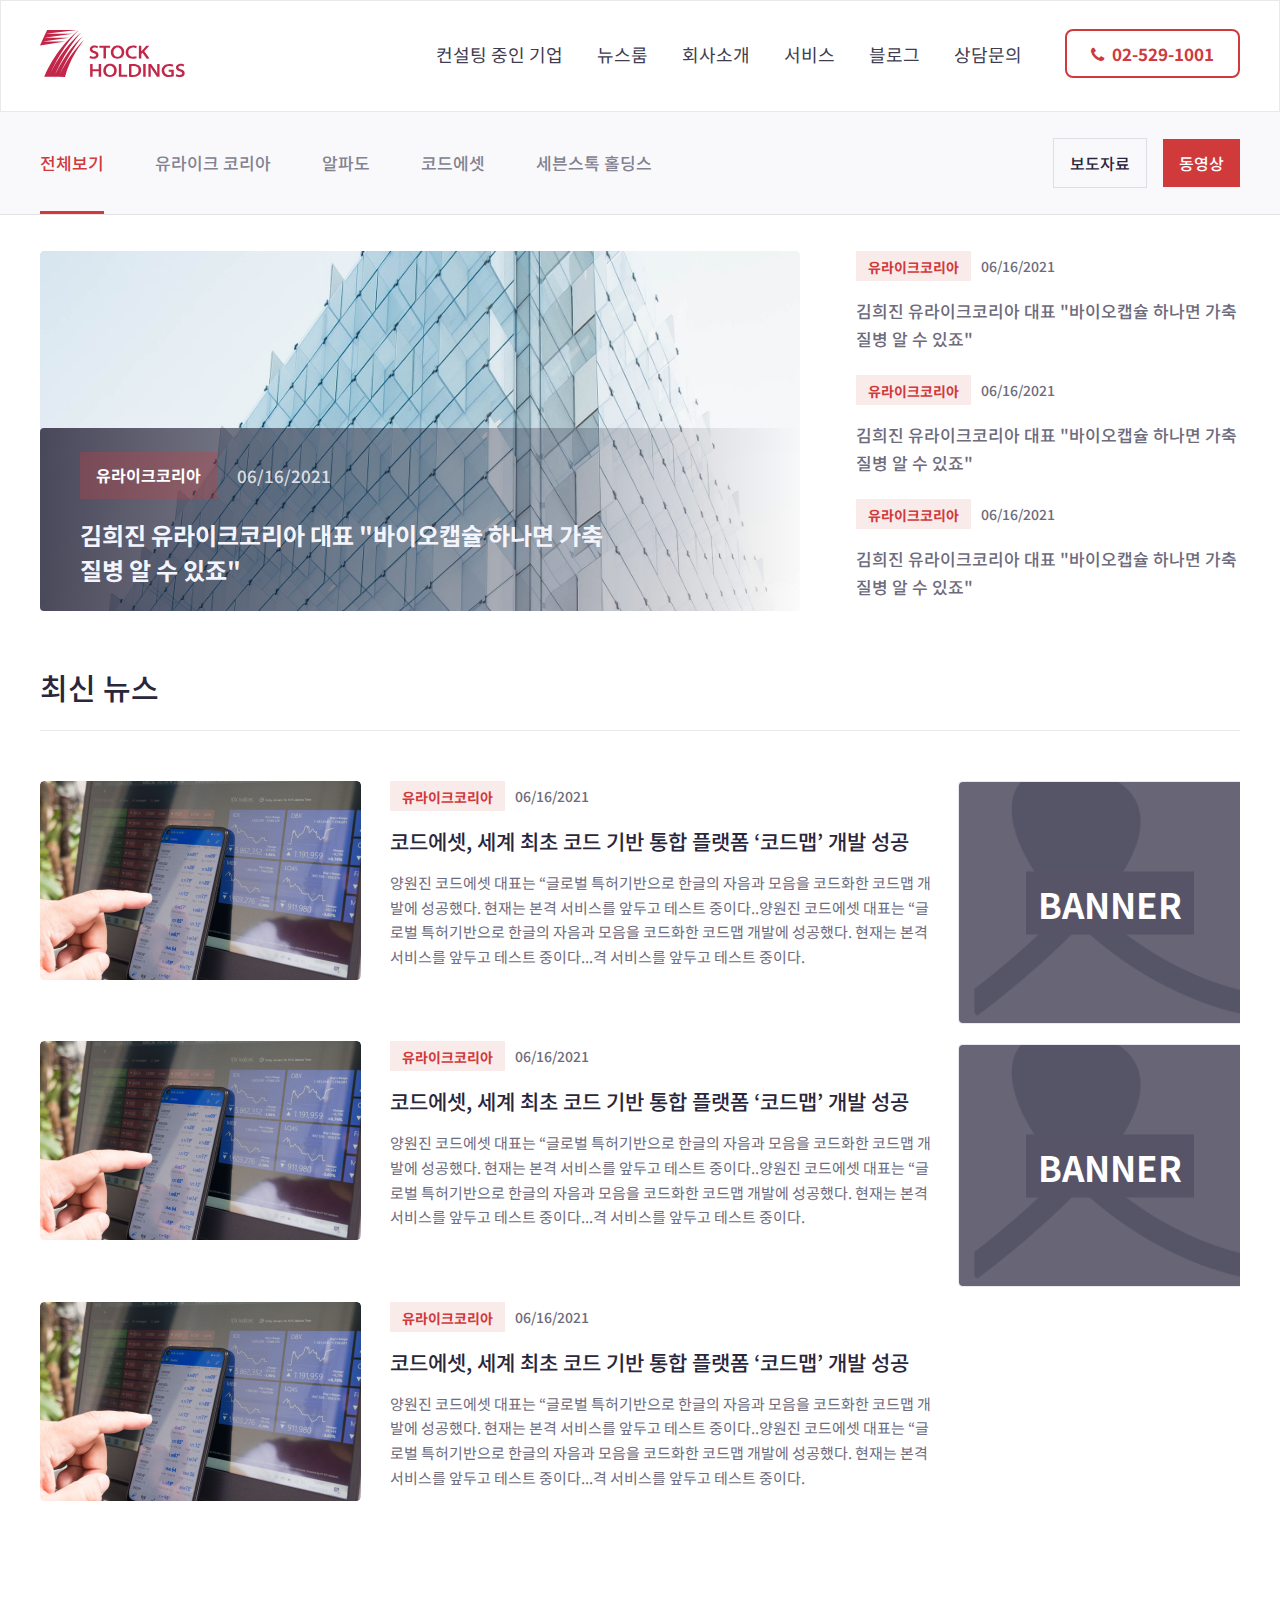
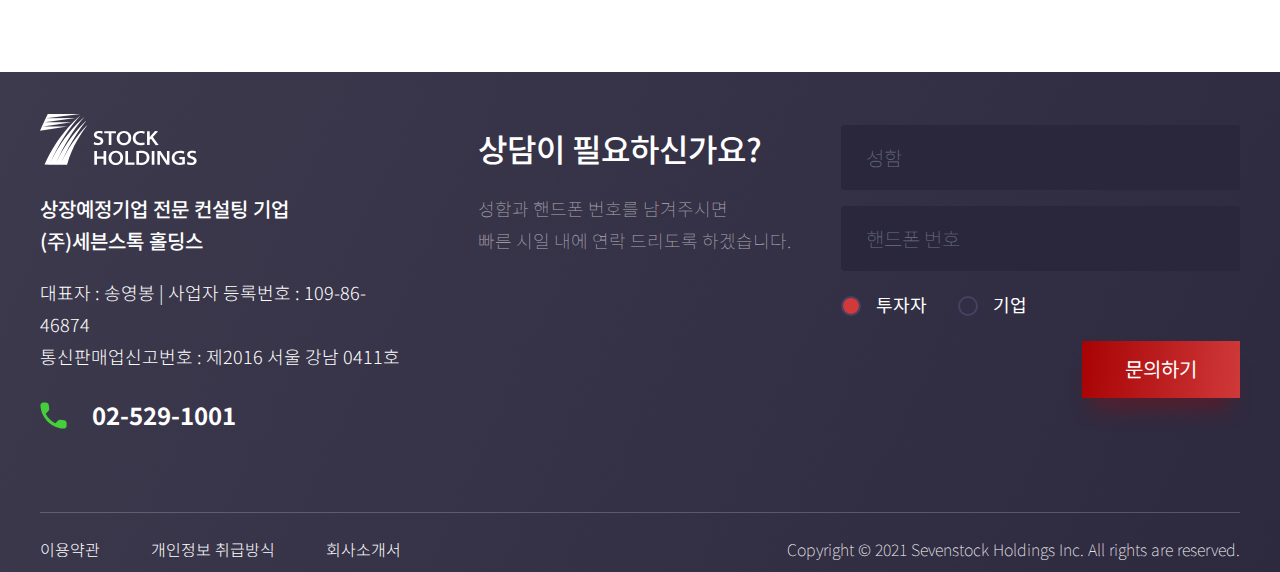
<file: single_page.html>
<!DOCTYPE html>
<html lang="en">
  <head>
    <meta charset="UTF-8" />
    <meta name="viewport" content="width=device-width, initial-scale=1.0" />
    <meta http-equiv="X-UA-Compatible" content="ie=edge" />
    <title>Latest News</title>
    <!-- Bootstrap  -->
    <!-- FavIcon-->
    <link rel="shortcut icon" type="image/png" href="" />
    <script src="https://code.jquery.com/jquery-3.6.0.min.js" integrity="sha256-/xUj+3OJU5yExlq6GSYGSHk7tPXikynS7ogEvDej/m4=" crossorigin="anonymous"></script>

    <!--AOS css-->
    <link href="https://unpkg.com/aos@2.3.1/dist/aos.css" rel="stylesheet" />
    <!-- Bootstrap style-->
    <link
      rel="stylesheet"
      href="https://stackpath.bootstrapcdn.com/bootstrap/4.3.1/css/bootstrap.min.css"
      integrity="sha384-ggOyR0iXCbMQv3Xipma34MD+dH/1fQ784/j6cY/iJTQUOhcWr7x9JvoRxT2MZw1T"
      crossorigin="anonymous"
    />

    <!-- FontAwesome style-->
    <link
      rel="stylesheet"
      href="https://use.fontawesome.com/releases/v5.7.2/css/all.css"
      integrity="sha384-fnmOCqbTlWIlj8LyTjo7mOUStjsKC4pOpQbqyi7RrhN7udi9RwhKkMHpvLbHG9Sr"
      crossorigin="anonymous"
    />

    <link rel="stylesheet" href="./css/bootstrap.min.css">
    <link
      href="https://cdn.jsdelivr.net/npm/bootstrap@5.1.1/dist/css/bootstrap.min.css"
      rel="stylesheet"
      integrity="sha384-F3w7mX95PdgyTmZZMECAngseQB83DfGTowi0iMjiWaeVhAn4FJkqJByhZMI3AhiU"
      crossorigin="anonymous"
    />

    <link
      rel="stylesheet"
      href="https://cdnjs.cloudflare.com/ajax/libs/font-awesome/4.7.0/css/font-awesome.min.css"
    />
    <!-- font  -->

    <!-- Splide  -->
    <!-- <link rel="stylesheet" href="css/splide-column.min.css"> -->
    <!-- Splide  -->
   
    <!--AOS css-->
    <link href="https://unpkg.com/aos@2.3.1/dist/aos.css" rel="stylesheet" />
    <!--Animate css-->
    <link rel="stylesheet" href="css/animate.min.css" />
    <!-- Map  -->
    <link rel="stylesheet" href="./css/map.css" />
    <!-- Map  -->
    <!--Owl Carouse css-->
    <link rel="stylesheet" href="css/owl.carousel.min.css" />
    <link rel="stylesheet" href="css/owl.theme.default.min.css" />
    <!-- Custom Style-->
    <link rel="stylesheet" href="./css/checkbox.css" />
    <link rel="stylesheet" type="text/css" href="css/style.css" />
   
  </head>

  <body>
    <div class="wrapper">
    <section>
        <div class="news-header">
            <div class="n-container">
                <div class="header-top">
                      <nav class="navbar navbar-expand-lg navbar-light">
                        <a class="navbar-brand" href="#"
                          ><img src="./assets/images/logo.svg" alt=""
                        /></a>
                        <button
                          class="navbar-toggler"
                          type="button"
                          data-toggle="collapse"
                          data-target="#navbarText"
                          aria-controls="navbarText"
                          aria-expanded="false"
                          aria-label="Toggle navigation"
                        >
                          <span class="navbar-toggler-icon"></span>
                        </button>
                        <div class="collapse navbar-collapse" id="navbarText">
                          <ul class="navbar-nav ml-auto">
                            <li class="nav-item">
                              <a class="nav-link" href="#">컨설팅 중인 기업</a>
                            </li>
                            <li class="nav-item">
                              <a class="nav-link" href="#">뉴스룸</a>
                            </li>
                            <li class="nav-item">
                              <a class="nav-link" href="#">회사소개</a>
                            </li>
                            <li class="nav-item">
                              <a class="nav-link" href="#">서비스</a>
                            </li>
                            <li class="nav-item">
                              <a class="nav-link" href="#">블로그</a>
                            </li>
                            <li class="nav-item">
                              <a class="nav-link" href="#">상담문의</a>
                            </li>
                          </ul>
                          <span class="navbar-text">
                            <a href="tel:832 939 8280"
                              ><i class="fa fa-phone" aria-hidden="true"></i>&nbsp;
                              02-529-1001</a
                            >
                          </span>
                        </div>
                      </nav>
                </div>
            </div>
        </div>

        <!-- Mobile mune for news  -->
          <div class="news-mobile-wrapper">
            <div class="mobile-header-menu" id="mobile-header">
                <div class="left">
                  <a href="./index.html"><img src="./assets/images/mobilelogo.svg" alt=""></a>
                </div>
                <div class="right">
                  <div class="myicon">
                    <i class="fa fa-ellipsis-h menu-dots news-menu-dots" id="menu-dots" aria-hidden="true"></i>
                   <span class="cross news-cross"> &times; </span>
                  </div>
                </div>
            </div>
            <div class="mymobile-menu">
              <ul>
                <li><a href="#">컨설팅 중인 기업</a></li>
                <li><a href="#">뉴스룸</a></li>
                <li><a href="#">회사소개</a></li>
                <li><a href="#">서비스</a></li>
                <li><a href="#">블로그</a></li>
                <li><a href="#">상담문의</a></li>
              </ul>
              <div class="mphone">
                <a class="mobile-phone" href="tel:832 939 8280"
                ><i class="fa fa-phone" aria-hidden="true"></i>&nbsp;
                02-529-1001</a
              >
              </div>
            
            </div>
          </div>
        <!-- Mobile mune for news  -->

         <!-- News Header  -->
         <div class="news-header-bottom">
            <div class="n-container">
             
                <div class="news-header-inner">
                    <div class="left">
                        <div class="left-menu">
                            <ul>
                                <li ><a href="#" class="myactive">전체보기</a></li>
                                <li><a href="#">유라이크 코리아</a></li>
                                <li><a href="#">알파도</a></li>
                                <li><a href="#">코드에셋</a></li>
                                <li><a href="#">세븐스톡 홀딩스</a></li>
                            </ul>
                        </div>
                    </div>
                    <div class="right">
                        <div class="right-menu">
                            <ul>
                                <li><a class="left" href="#">보도자료</a></li>
                                <li><a class="right" href="#">동영상</a></li>
                            </ul>
                        </div>
                    </div>
                </div>

                <!-- Mobile Accordion  -->
                <div class="mobile-accordion">
                  <div class="top acc-top">
                    <div class="left"><p>전체보기</p></div>
                    <div class="right"><img src="./assets/images/accordion.png" class="acc-icon" alt=""></div>
                  </div>
                 
                </div>
                <!-- Mobile Accordion  -->
            </div>
           
        </div>
        <!-- News Header  -->

        <!-- Accordion List  -->
        <div class="accrdion-list">
          <ul>
            <li><a href="#">전체보기</a></li>
            <li><a href="#">유라이크 코리아</a></li>
            <li><a href="#">알파도</a></li>
            <li><a href="#">코드에셋</a></li>
            <li><a href="#">세븐스톡 홀딩스</a></li>
            <li class="bottom-last"><a href="#">보도자료</a></li>
            <li class="last"><a href="#">보도자료</a></li>
          </ul>
        </div>
        <!-- Accordion List  -->


    </section>

    <section>
        <!-- Second Section  -->
        <div class="second-news-section">
            <div class="n-container">
                <div class="row">
                    <div class="col-md-8">
                        <div class="left-inner">
                            <div class="bottom-section">
                               <div class="news-category-box">
                                   <div class="left">
                                       <p>유라이크코리아</p>
                                   </div>
                                   <div class="right">
                                       <p>06/16/2021</p>
                                   </div>
                               </div> 
                               <p>김희진 유라이크코리아 대표 "바이오캡슐 하나면 가축<br/>질병 알 수 있죠"</p>
                            </div>
                        </div>
                    </div>
                    <div class="col-md-4">
                        <div class="right-inner">
                            <div class="news-category-box">
                                <div class="left">
                                    <p>유라이크코리아</p>
                                </div>
                                <div class="right">
                                    <p>06/16/2021</p>
                                </div>
                            </div> 
                            <a href="#">김희진 유라이크코리아 대표 "바이오캡슐 하나면 가축<br/>질병 알 수 있죠"</a>
                        </div>
                        <div class="right-inner">
                            <div class="news-category-box">
                                <div class="left">
                                    <p>유라이크코리아</p>
                                </div>
                                <div class="right">
                                    <p>06/16/2021</p>
                                </div>
                            </div> 
                            <a href="#">김희진 유라이크코리아 대표 "바이오캡슐 하나면 가축<br/>질병 알 수 있죠"</a>
                        </div>
                        <div class="right-inner">
                            <div class="news-category-box">
                                <div class="left">
                                    <p>유라이크코리아</p>
                                </div>
                                <div class="right">
                                    <p>06/16/2021</p>
                                </div>
                            </div> 
                            <a href="#">김희진 유라이크코리아 대표 "바이오캡슐 하나면 가축<br/>질병 알 수 있죠"</a>
                        </div>
                    </div>
                </div>
            </div>
        </div>
        <!-- Second Section  -->
    </section>


    <!-- Latest News Section  -->
    <section>
        <div class="latest-news-section">
            <div class="n-container">
                <div class="latest-news-inner">
                    <h2>최신 뉴스</h2>
                    <div class="row latest-inner">
                        <div class="col-md-9">
                            <!-- Post Box  -->
                                <div class="left-inner-section Post-box">
                                    <div class="left-section">
                                        <a href="#">
                                            <div class="overflow">
                                                <img src="./assets/images/phone.png" alt="">
                                            </div>
                                        </a>
                                         
                                    </div>
                                    <div class="right-section">
                                        <div class="right-inner">
                                            <div class="news-category-box">
                                                <div class="left">
                                                    <p>유라이크코리아</p>
                                                </div>
                                                <div class="right">
                                                    <p>06/16/2021</p>
                                                </div>
                                            </div> 
                                            <a href="#">코드에셋, 세계 최초 코드 기반 통합 플랫폼 ‘코드맵’ 개발 성공</a>
                                            <p>양원진 코드에셋 대표는 “글로벌 특허기반으로 한글의 자음과 모음을 코드화한 코드맵 개발에 성공했다. 현재는 본격 서비스를 앞두고 테스트 중이다..양원진 코드에셋 대표는 “글로벌 특허기반으로 한글의 자음과 모음을 코드화한 코드맵 개발에 성공했다. 현재는 본격 서비스를 앞두고 테스트 중이다...격 서비스를 앞두고 테스트 중이다.</p>
                                        </div>
                                    </div>
                                </div>
                            <!-- Post Box  -->
                             <!-- Post Box  -->
                             <div class="left-inner-section Post-box">
                                <div class="left-section">
                                    <a href="#">
                                        <div class="overflow">
                                            <img src="./assets/images/phone.png" alt="">
                                        </div>
                                    </a>
                                     
                                </div>
                                <div class="right-section">
                                    <div class="right-inner">
                                        <div class="news-category-box">
                                            <div class="left">
                                                <p>유라이크코리아</p>
                                            </div>
                                            <div class="right">
                                                <p>06/16/2021</p>
                                            </div>
                                        </div> 
                                        <a href="#">코드에셋, 세계 최초 코드 기반 통합 플랫폼 ‘코드맵’ 개발 성공</a>
                                        <p>양원진 코드에셋 대표는 “글로벌 특허기반으로 한글의 자음과 모음을 코드화한 코드맵 개발에 성공했다. 현재는 본격 서비스를 앞두고 테스트 중이다..양원진 코드에셋 대표는 “글로벌 특허기반으로 한글의 자음과 모음을 코드화한 코드맵 개발에 성공했다. 현재는 본격 서비스를 앞두고 테스트 중이다...격 서비스를 앞두고 테스트 중이다.</p>
                                    </div>
                                </div>
                            </div>
                        <!-- Post Box  -->
                         <!-- Post Box  -->
                         <div class="left-inner-section Post-box">
                            <div class="left-section">
                                <a href="#">
                                    <div class="overflow">
                                        <img src="./assets/images/phone.png" alt="">
                                    </div>
                                </a>
                                 
                            </div>
                            <div class="right-section">
                                <div class="right-inner">
                                    <div class="news-category-box">
                                        <div class="left">
                                            <p>유라이크코리아</p>
                                        </div>
                                        <div class="right">
                                            <p>06/16/2021</p>
                                        </div>
                                    </div> 
                                    <a href="#">코드에셋, 세계 최초 코드 기반 통합 플랫폼 ‘코드맵’ 개발 성공</a>
                                    <p>양원진 코드에셋 대표는 “글로벌 특허기반으로 한글의 자음과 모음을 코드화한 코드맵 개발에 성공했다. 현재는 본격 서비스를 앞두고 테스트 중이다..양원진 코드에셋 대표는 “글로벌 특허기반으로 한글의 자음과 모음을 코드화한 코드맵 개발에 성공했다. 현재는 본격 서비스를 앞두고 테스트 중이다...격 서비스를 앞두고 테스트 중이다.</p>
                                </div>
                            </div>
                        </div>
                    <!-- Post Box  -->
                        </div>
                        <div class="col-md-3">
                            <div class="banner-section banner">
                                <h4>Banner</h4>
                            </div>
                            <div class="banner-section banner">
                                <h4>Banner</h4>
                            </div>
                        </div>
                    </div>
                </div>
            </div>
        </div>
    </section>
    <!-- Latest News Section  -->



















      <!-- Footer  -->
      <footer>
        <div class="myfooter">
          <div class="mycontainer">
            <div class="footer-inner">
              <div class="left-section">
                <div class="logo">
                  <a href="./index.html"
                    ><img src="./assets/images/logo-white.svg" alt=""
                  /></a>
                </div>
                <p class="top">
                  상장예정기업 전문 컨설팅 기업<br />
                  (주)세븐스톡 홀딩스
                </p>
                <p class="bottom">
                  대표자 : 송영봉 | 사업자 등록번호 : 109-86-46874<br />통신판매업신고번호
                  : 제2016 서울 강남 0411호
                </p>
                <span
                  ><img src="./assets/images/phonefooter.svg" alt="" />&nbsp;
                  02-529-1001</span
                >
              </div>
              <div class="right-section">
                <div class="left">
                  <h2>상담이 필요하신가요?</h2>
                  <p>
                    성함과 핸드폰 번호를 남겨주시면<br />
                    빠른 시일 내에 연락 드리도록 하겠습니다.
                  </p>
                </div>
                <div class="right">
                  <form action="" method="POST">
                    <input
                      class="form-control"
                      type="text"
                      placeholder="성함"
                    />
                    <input
                      class="form-control"
                      type="text"
                      placeholder="핸드폰 번호"
                    />
                    <div class="form-box">
                      <label>
                        <input type="radio" name="kk" checked />
                        <div class="circle"></div>
                        <span>투자자</span>
                      </label>
                      <label class="right-radio">
                        <input type="radio" name="kk" />
                        <div class="circle"></div>
                        <span>기업</span>
                      </label>
                    </div>
                    <div class="submit-wrapper">
                      <button type="submit" class="submit-btn">문의하기</button>
                    </div>
                  </form>
                  <!-- 투자자 -->
                  <!-- 기업 -->
                </div>
              </div>
            </div>
            <div class="footer-bottom copyright-border">
              <div class="left">
                <ul>
                  <li><a href="#" class="white-16-100">이용약관</a></li>
                  <li>
                    <a href="#" class="white-16-100">개인정보 취급방식</a>
                  </li>
                  <li><a href="#" class="white-16-100">회사소개서</a></li>
                </ul>
              </div>

              <div class="right">
                <p class="white-16-100">
                  Copyright © 2021 Sevenstock Holdings Inc. All rights are
                  reserved.
                </p>
              </div>
            </div>
          </div>
        </div>
      </footer>
      <!-- Footer  -->
  

   
  
 
    

    </div>

    <!-- Jquery Js-->
    <script src="https://code.jquery.com/jquery-3.6.0.min.js" integrity="sha256-/xUj+3OJU5yExlq6GSYGSHk7tPXikynS7ogEvDej/m4=" crossorigin="anonymous"></script>
    <!-- Bootstrap Js-->
    <script
      src="https://cdnjs.cloudflare.com/ajax/libs/popper.js/1.12.9/umd/popper.min.js"
      integrity="sha384-ApNbgh9B+Y1QKtv3Rn7W3mgPxhU9K/ScQsAP7hUibX39j7fakFPskvXusvfa0b4Q"
      crossorigin="anonymous"
    ></script>
    <!-- Splide   -->
    <!-- <script src="https://cdn.jsdelivr.net/npm/@splidejs/splide@latest/dist/js/splide.min.js"></script> -->
    <!-- Splide   -->
    <!-- counter up  -->
    <script src="./js/jquery.counterup.min.js"></script>
    <script src="./js/jquery.waypoints.min.js"></script>
    <!-- counter up  -->
    <!-- <script
      src="https://maxcdn.bootstrapcdn.com/bootstrap/4.0.0/js/bootstrap.min.js"
      integrity="sha384-JZR6Spejh4U02d8jOt6vLEHfe/JQGiRRSQQxSfFWpi1MquVdAyjUar5+76PVCmYl"
      crossorigin="anonymous"
    ></script> -->
    <script
      src="https://cdn.jsdelivr.net/npm/bootstrap@5.1.1/dist/js/bootstrap.bundle.min.js"
      integrity="sha384-/bQdsTh/da6pkI1MST/rWKFNjaCP5gBSY4sEBT38Q/9RBh9AH40zEOg7Hlq2THRZ"
      crossorigin="anonymous"
    ></script>

    <script src="./js/bootstrap.min.js"></script>
    <!-- Popper JS -->
    <!-- <script src="https://cdnjs.cloudflare.com/ajax/libs/popper.js/1.14.3/umd/popper.min.js"></script> -->
    <!--AOS Js-->
    <script src="https://unpkg.com/aos@2.3.1/dist/aos.js"></script>
    <!--Owl Carouse js-->
    <script src="js/owl.carousel.min.js"></script>
    <!-- Custom Js-->
    <script src="js/custom.js"></script>
  </body>
</html>
</file>
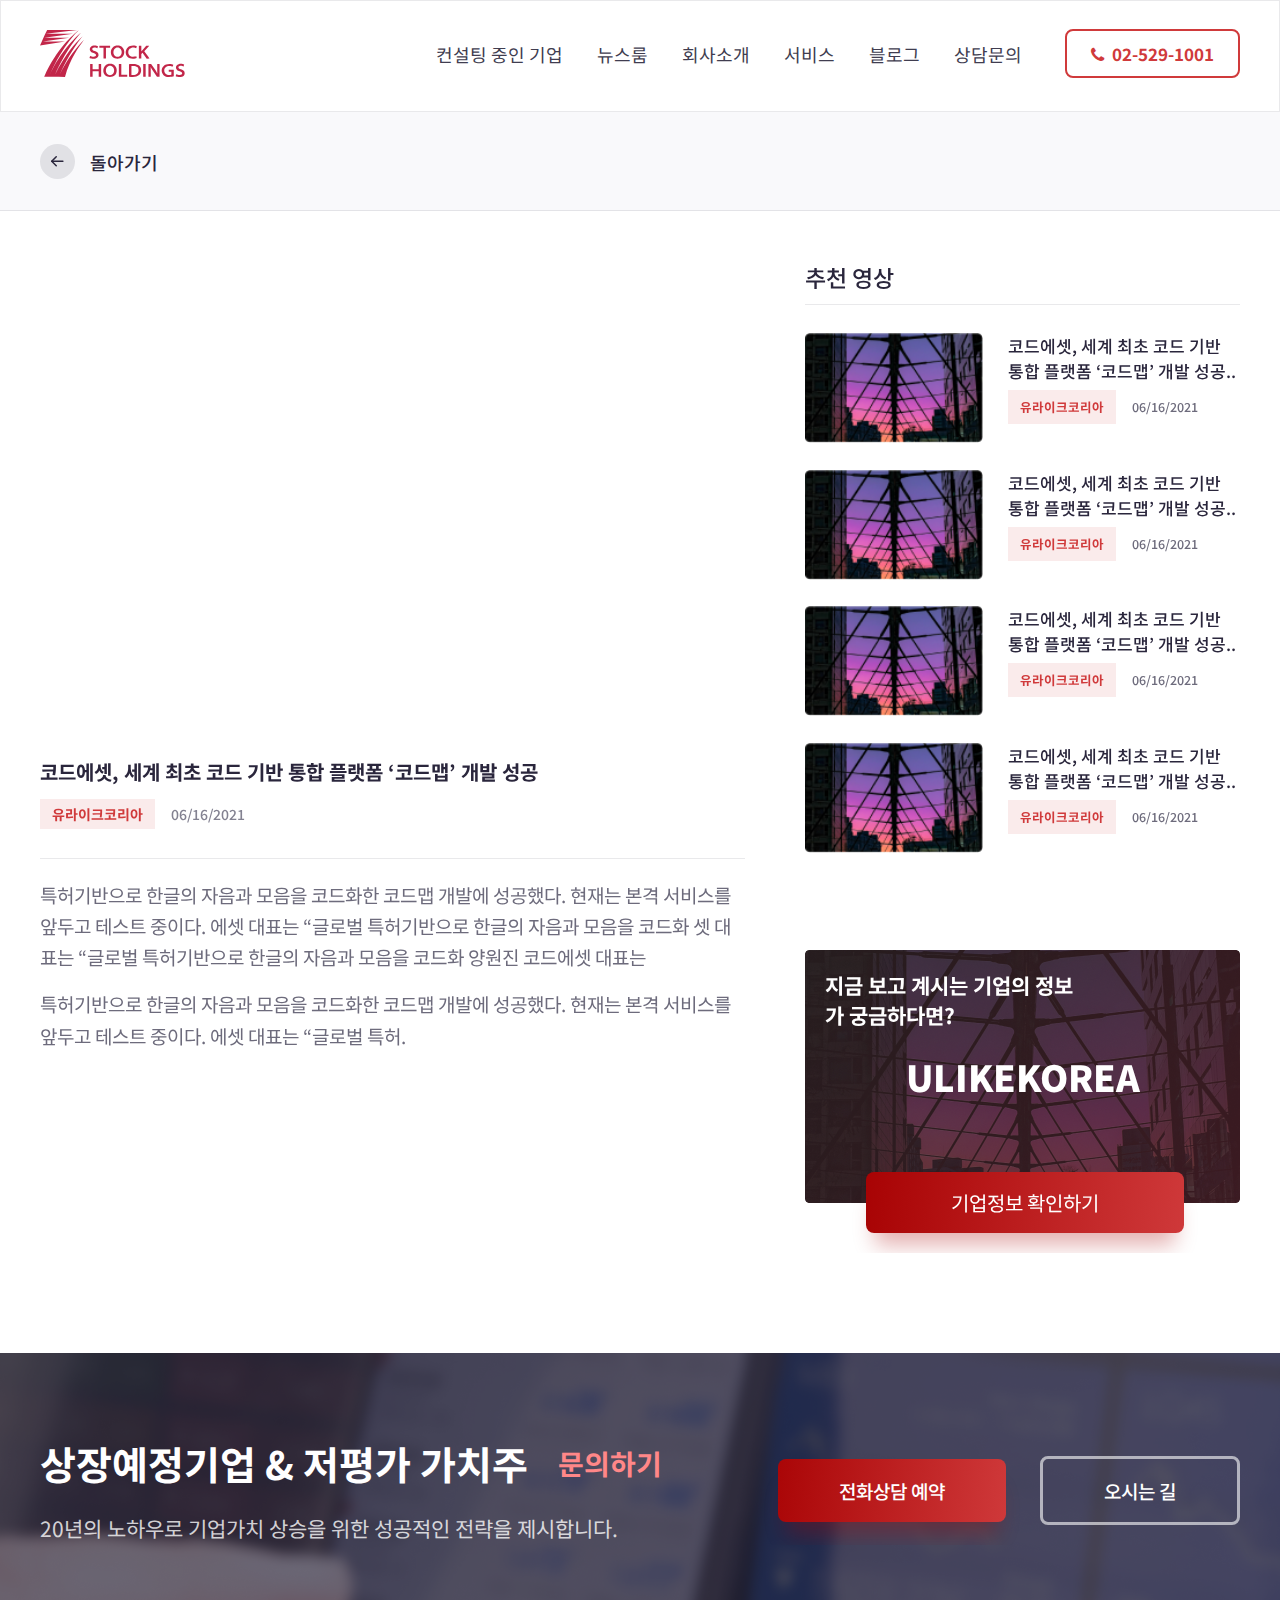
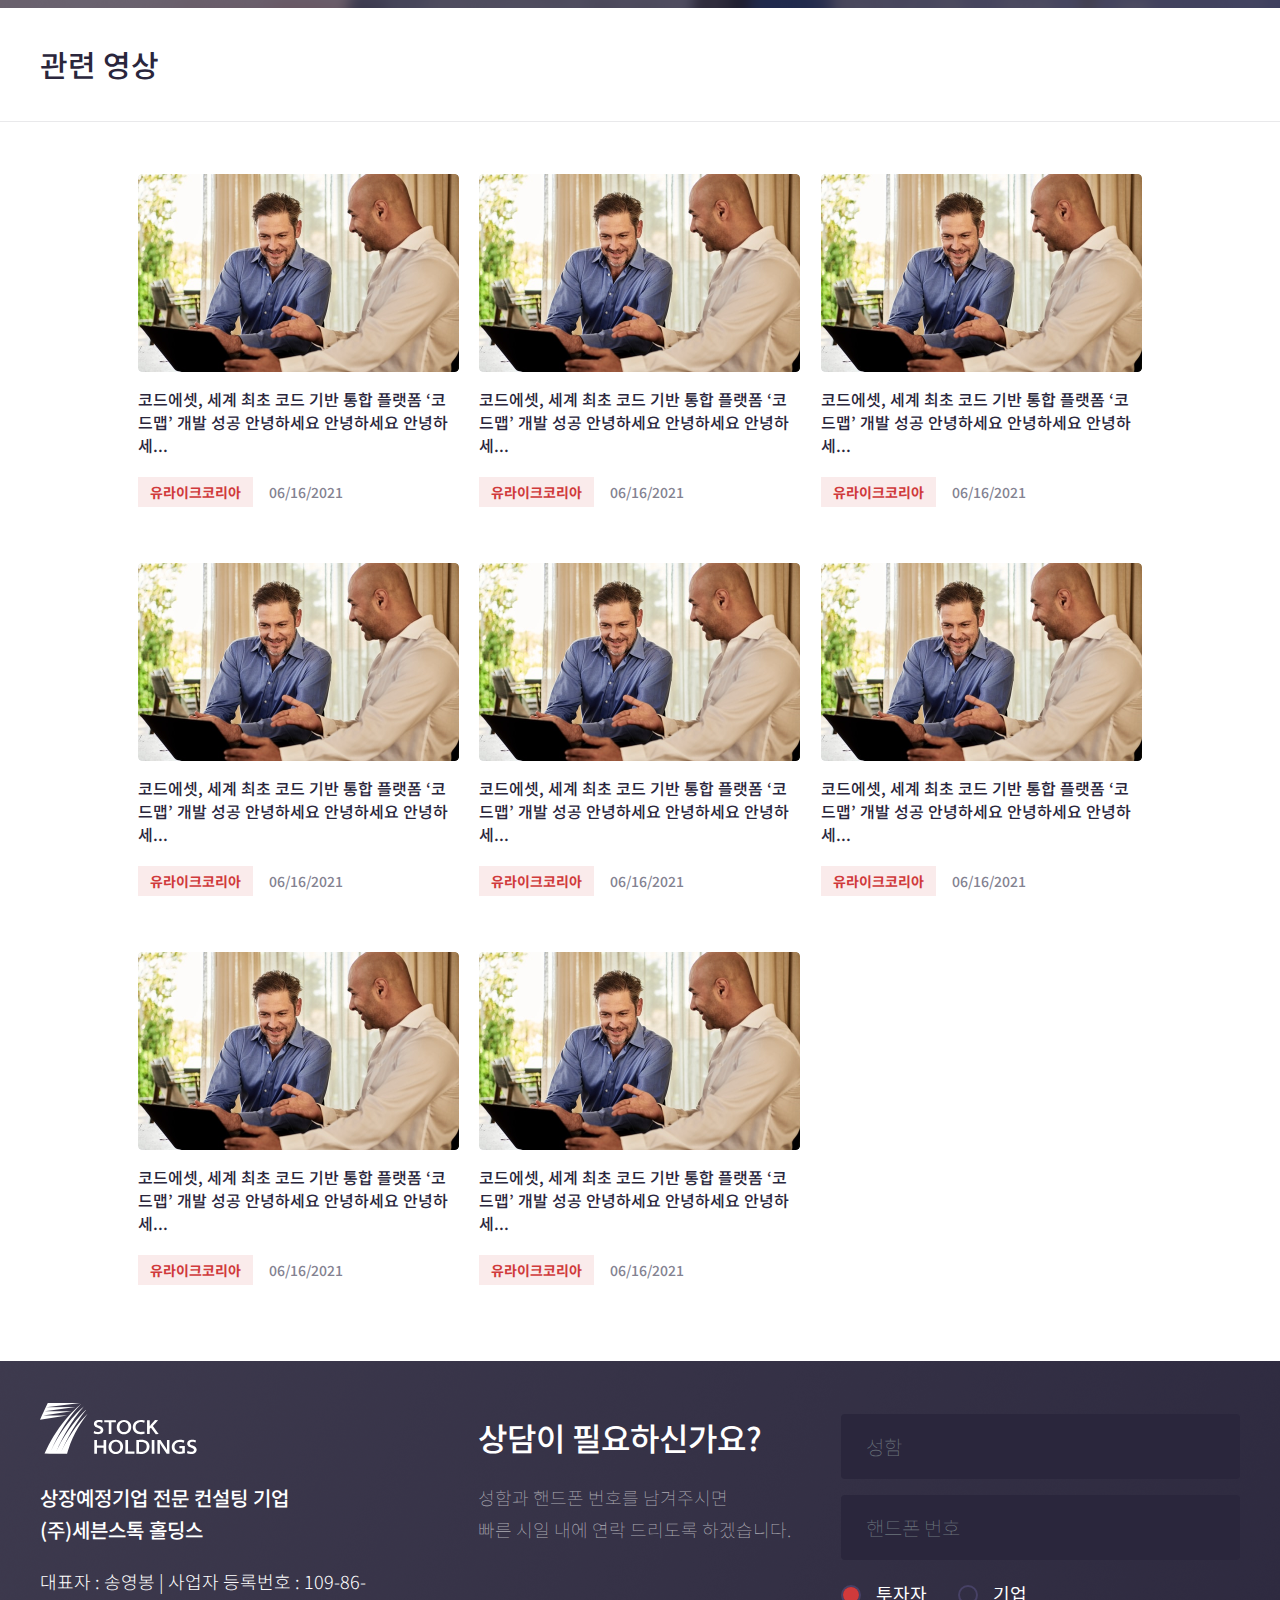
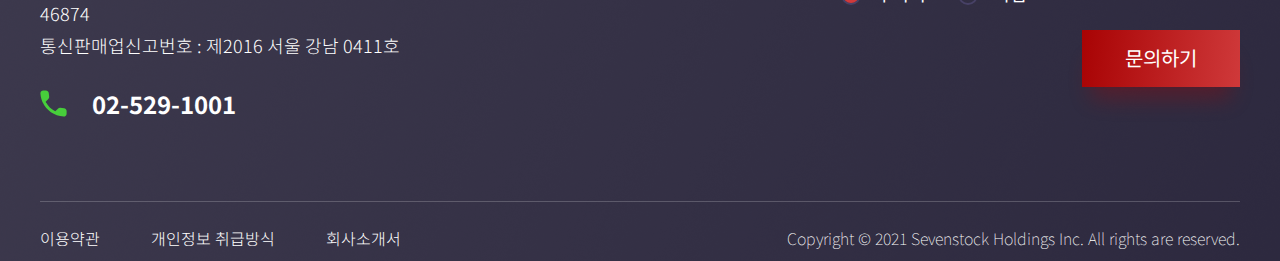
<file: video-inner.html>
<!DOCTYPE html>
<html lang="en">
  <head>
    <meta charset="UTF-8" />
    <meta name="viewport" content="width=device-width, initial-scale=1.0" />
    <meta http-equiv="X-UA-Compatible" content="ie=edge" />
    <title>Video</title>
    <!-- Bootstrap  -->
    <!-- FavIcon-->
    <link rel="shortcut icon" type="image/png" href="" />
    <script src="https://code.jquery.com/jquery-3.6.0.min.js" integrity="sha256-/xUj+3OJU5yExlq6GSYGSHk7tPXikynS7ogEvDej/m4=" crossorigin="anonymous"></script>

    <!--AOS css-->
    <link href="https://unpkg.com/aos@2.3.1/dist/aos.css" rel="stylesheet" />
    <!-- Bootstrap style-->
    <link
      rel="stylesheet"
      href="https://stackpath.bootstrapcdn.com/bootstrap/4.3.1/css/bootstrap.min.css"
      integrity="sha384-ggOyR0iXCbMQv3Xipma34MD+dH/1fQ784/j6cY/iJTQUOhcWr7x9JvoRxT2MZw1T"
      crossorigin="anonymous"
    />

    <!-- FontAwesome style-->
    <link
      rel="stylesheet"
      href="https://use.fontawesome.com/releases/v5.7.2/css/all.css"
      integrity="sha384-fnmOCqbTlWIlj8LyTjo7mOUStjsKC4pOpQbqyi7RrhN7udi9RwhKkMHpvLbHG9Sr"
      crossorigin="anonymous"
    />

    <link rel="stylesheet" href="./css/bootstrap.min.css">
    <link
      href="https://cdn.jsdelivr.net/npm/bootstrap@5.1.1/dist/css/bootstrap.min.css"
      rel="stylesheet"
      integrity="sha384-F3w7mX95PdgyTmZZMECAngseQB83DfGTowi0iMjiWaeVhAn4FJkqJByhZMI3AhiU"
      crossorigin="anonymous"
    />

    <link
      rel="stylesheet"
      href="https://cdnjs.cloudflare.com/ajax/libs/font-awesome/4.7.0/css/font-awesome.min.css"
    />
    <!-- font  -->

    <!-- Splide  -->
    <!-- <link rel="stylesheet" href="css/splide-column.min.css"> -->
    <!-- Splide  -->
   
    <!--AOS css-->
    <link href="https://unpkg.com/aos@2.3.1/dist/aos.css" rel="stylesheet" />
    <!--Animate css-->
    <link rel="stylesheet" href="css/animate.min.css" />
    <!-- Map  -->
    <link rel="stylesheet" href="./css/map.css" />
    <!-- Map  -->
    <!--Owl Carouse css-->
    <link rel="stylesheet" href="css/owl.carousel.min.css" />
    <link rel="stylesheet" href="css/owl.theme.default.min.css" />
    <!-- Custom Style-->
    <link rel="stylesheet" href="./css/checkbox.css" />
    <link rel="stylesheet" type="text/css" href="css/style.css" />
   
  </head>

  <body>
    <div class="wrapper">
    <section>
        <div class="news-header">
            <div class="n-container">
                <div class="header-top">
                      <nav class="navbar navbar-expand-lg navbar-light">
                        <a class="navbar-brand" href="#"
                          ><img src="./assets/images/logo.svg" alt=""
                        /></a>
                        <button
                          class="navbar-toggler"
                          type="button"
                          data-toggle="collapse"
                          data-target="#navbarText"
                          aria-controls="navbarText"
                          aria-expanded="false"
                          aria-label="Toggle navigation"
                        >
                          <span class="navbar-toggler-icon"></span>
                        </button>
                        <div class="collapse navbar-collapse" id="navbarText">
                          <ul class="navbar-nav ml-auto">
                            <li class="nav-item">
                              <a class="nav-link" href="#">컨설팅 중인 기업</a>
                            </li>
                            <li class="nav-item">
                              <a class="nav-link" href="#">뉴스룸</a>
                            </li>
                            <li class="nav-item">
                              <a class="nav-link" href="#">회사소개</a>
                            </li>
                            <li class="nav-item">
                              <a class="nav-link" href="#">서비스</a>
                            </li>
                            <li class="nav-item">
                              <a class="nav-link" href="#">블로그</a>
                            </li>
                            <li class="nav-item">
                              <a class="nav-link" href="#">상담문의</a>
                            </li>
                          </ul>
                          <span class="navbar-text">
                            <a href="tel:832 939 8280"
                              ><i class="fa fa-phone" aria-hidden="true"></i>&nbsp;
                              02-529-1001</a
                            >
                          </span>
                        </div>
                      </nav>
                </div>
            </div>
        </div>

        <!-- Mobile mune for news  -->
          <div class="news-mobile-wrapper">
            <div class="mobile-header-menu" id="mobile-header">
                <div class="left">
                  <a href="./index.html"><img src="./assets/images/mobilelogo.svg" alt=""></a>
                </div>
                <div class="right">
                  <div class="myicon">
                    <i class="fa fa-ellipsis-h menu-dots news-menu-dots" id="menu-dots" aria-hidden="true"></i>
                   <span class="cross news-cross"> &times; </span>
                  </div>
                </div>
            </div>
            <div class="mymobile-menu">
              <ul>
                <li><a href="#">컨설팅 중인 기업</a></li>
                <li><a href="#">뉴스룸</a></li>
                <li><a href="#">회사소개</a></li>
                <li><a href="#">서비스</a></li>
                <li><a href="#">블로그</a></li>
                <li><a href="#">상담문의</a></li>
              </ul>
              <div class="mphone">
                <a class="mobile-phone" href="tel:832 939 8280"
                ><i class="fa fa-phone" aria-hidden="true"></i>&nbsp;
                02-529-1001</a
              >
              </div>
            
            </div>
          </div>
        <!-- Mobile mune for news  -->

         <!-- News Header  -->
         <div class="single-news-header-bottom">
            <div class="n-container">
                <div class="single-news-header-inner">
                    <div class="left">
                        <div class="left-menu">
                           <div class="back">
                             <div class="left"><a href="javascript: history.back(-1)"><img src="./assets/images/backicon.svg" class="single-back" alt=""></a></div>
                             <div class="right"><p>돌아가기</p></div>
                           </div>
                        </div>
                    </div>
                    <div class="right">                     
                    </div>
                </div>              
            </div>          
        </div>
        <!-- News Header  -->
    </section>

    <!-- Video Section  -->
    <div class="myvideo-section myvideo-inner">
        <div class="n-container">
            <div class="content-container-4 mycontent-container-4 myinner-container-4">
                <div class="video-1 topvideo-section inner-topvideo-section">
                    <iframe src="https://www.youtube.com/embed/AHRvvPCJuZA?autoplay=1&mute=1" allow="autoplay" id="video-1" class="inner-video-1" frameborder="0" onclick="change()" style="cursor: pointer;"
                        allowfullscreen></iframe>
        
                    <div class="video-after-txt">
                       
                        <a href="#">코드에셋, 세계 최초 코드 기반 통합 플랫폼 ‘코드맵’ 개발 성공</a>
                        <div class="category-box">
                            <span class="category-1" >
                                <p class="red-14" id="videoCategory">유라이크코리아</p>
                            </span>
                            <p class="grey-18" id="videoDate">06/16/2021</p>
                        </div>
                        <!-- Inner Video Para Section  -->
                        <div class="inner-video-para-section">
                            <p>특허기반으로 한글의 자음과 모음을 코드화한 코드맵 개발에 성공했다. 현재는 본격 서비스를 앞두고 테스트 중이다. 에셋 대표는 “글로벌 특허기반으로 한글의 자음과 모음을 코드화 셋 대표는 “글로벌 특허기반으로 한글의 자음과 모음을 코드화 양원진 코드에셋 대표는</p>
                            <p>
                                특허기반으로 한글의 자음과 모음을 코드화한 코드맵 개발에 성공했다. 현재는 본격 서비스를 앞두고 테스트 중이다. 에셋 대표는 “글로벌 특허.</p>
                        </div>
                        <!-- Inner Video Para Section  -->
                    </div>
        
                </div>
        
                <div class="left-posts-s-container video-inner-left-container">
                    <h2 class="video-inner-left-header">추천 영상</h2>
                    <div class="left-posts-s left-inner-video"  >
                        <img src="./assets/images/beautiful-sky.png"   class="videoLink sidethumbnail inner-left-thumbnail">
                        <span class="hidden">https://www.youtube.com/embed/AHRvvPCJuZA</span>
                        <div class="posts-txt">
                          <a href="#">코드에셋, 세계 최초 코드 기반 통합 플랫폼 ‘코드맵’ 개발 성공..</a>
                            <!-- <p class="black-17-300">코드에셋, 세계 최초 코드 기반 통합 플랫폼 ‘코드맵’ 개발 성공..</p> -->
                            <div class="category-box">
                                <span class="category-2">
                                    <p class="red-12_5">유라이크코리아</p>
                                </span>
                                <p class="grey-12_5">06/16/2021</p>
        
                            </div>
                        </div>
        
                    </div>
        
                    <div class="left-posts-s left-inner-video">
                        <img src="./assets/images/beautiful-sky.png" alt="" class="sidethumbnail videoLink inner-left-thumbnail">
                        <span class="hidden">https://www.youtube.com/embed/CpTo-gwWRng</span>
        
                        <div class="posts-txt">
                          <a href="#">코드에셋, 세계 최초 코드 기반 통합 플랫폼 ‘코드맵’ 개발 성공..</a>
                            <!-- <p class="black-17-300">코드에셋, 세계 최초 코드 기반 통합 플랫폼 ‘코드맵’ 개발 성공..</p> -->
                            <div class="category-box">
                                <span class="category-2">
                                    <p class="red-12_5">유라이크코리아</p>
                                </span>
                                <p class="grey-12_5">06/16/2021</p>
        
                            </div>
                        </div>
        
                    </div>
        
                    <div class="left-posts-s left-inner-video">
                        <img src="./assets/images/beautiful-sky.png" alt="" class="videoLink sidethumbnail inner-left-thumbnail">
                        <span class="hidden">https://www.youtube.com/embed/CyVuYAHiZb8</span>
        
                        <div class="posts-txt">
                          <a href="#">코드에셋, 세계 최초 코드 기반 통합 플랫폼 ‘코드맵’ 개발 성공..</a>
                            <!-- <p class="black-17-300">코드에셋, 세계 최초 코드 기반 통합 플랫폼 ‘코드맵’ 개발 성공..</p> -->
                            <div class="category-box">
                                <span class="category-2">
                                    <p class="red-12_5">유라이크코리아</p>
                                </span>
                                <p class="grey-12_5">06/16/2021</p>
        
                            </div>
                        </div>
        
                    </div>
        
                    <div class="left-posts-s left-inner-video">
                        <img src="./assets/images/beautiful-sky.png" alt="" class="videoLink sidethumbnail inner-left-thumbnail">
                        <span class="hidden">https://www.youtube.com/embed/AHRvvPCJuZA</span>
        
                        <div class="posts-txt">
                          <a href="#">코드에셋, 세계 최초 코드 기반 통합 플랫폼 ‘코드맵’ 개발 성공..</a>
                            <!-- <p class="black-17-300">코드에셋, 세계 최초 코드 기반 통합 플랫폼 ‘코드맵’ 개발 성공..</p> -->
                            <div class="category-box">
                                <span class="category-2">
                                    <p class="red-12_5">유라이크코리아</p>
                                </span>
                                <p class="grey-12_5">06/16/2021</p>
        
                            </div>
                        </div>
        
                    </div>
                    <!-- Video Inner Section  -->
                    <div class="inner-add-left-section">
                        <div class="myadd">
                            <h5>지금 보고 계시는 기업의 정보가 
                              궁금하다면?</h5>
                              <h2>ULIKEKOREA</h2>
                              <a href="#">기업정보 확인하기</a>
                          </div>
                    </div>
                    <!-- Video Inner Section  -->      
                </div>
            </div>
        </div>
      
    </div>
    <!-- Video Section  -->


    <!-- Middle Baner and link section  -->
    <div class="inner-middle-section">
        <!-- Single bottom link and button  -->
     <div class="single-banner">
        <div class="n-container">
          <div class="single-inner">
            <div class="left">
              <div class="mylink">
                <div class="left">
                  <h2>상장예정기업 & 저평가 가치주</h2>
                </div>
                <div class="right">
                  <a href="#">문의하기</a>
                </div>
              </div>
               <p>20년의 노하우로 기업가치 상승을 위한 성공적인 전략을 제시합니다.</p>
             </div>
             <div class="right">
               <div class="button-wrapper">
                 <a href="#" class="firstlink">전화상담 예약</a>
                 <a href="#">오시는 길</a>
               </div>
             </div>
          </div>
          <!-- Mobile link  -->
          <div class="mobile-link">
            <div class="link-top-wrapper">
              <div class="left"> <h2>상장예정기업 & 저평가 가치주</h2></div>
              <div class="right">  <a href="#">문의하기</a></div>
            </div>
            <div class="bottom-link">
              <p>20년의 노하우로 기업가치 상승을 위한 성공적인 전략을 제시합니다.</p>
              <div class="bottom-buttonn">
                <a href="#" class="firstlink">전화상담 예약</a>
                <a href="#">오시는 길</a>
              </div>
            </div>
  
          </div>
          <!-- Mobile link  -->
        </div>
      </div>
      <!-- Single bottom link and button  -->
    </div>
    <!-- Middle Baner and link section  -->

    <!-- Video Bottom Vide section  -->
    <div class="video-bottom-video-list-section">
        <div class="n-container">
            <h2 class="list-top-title">관련 영상</h2>
        </div>
       <div class="list-border"></div>
        <div class="n-container">
            <div id="articles" class="latest-video-section video-inner-bottom-list">
                <div class="articles-container video-inner-articles-container">
                    <div class="article">
                          <a href="page-11.html"><img class="mythumnail" src="./assets/images/img-01.png" alt=""></a>
                      
                       <a href="page-11.html" class="bottom-video-link">코드에셋, 세계 최초 코드 기반 통합 플랫폼 ‘코드맵’ 개발 성공 안녕하세요 안녕하세요 안녕하세...</a>   
                        <div class="category-box">
                            <span class="category-1">
                                <p class="red-14">유라이크코리아</p>
                            </span>
                            <p class="grey-14">06/16/2021</p>
                        </div>
                    </div>
    
                    <div class="article">
                        <a href="page-11.html"><img class="mythumnail" src="./assets/images/img-01.png" alt=""></a> 
                        <a href="page-11.html" class="bottom-video-link">코드에셋, 세계 최초 코드 기반 통합 플랫폼 ‘코드맵’ 개발 성공 안녕하세요 안녕하세요 안녕하세...</a> 
                        <div class="category-box">
                            <span class="category-1">
                                <p class="red-14">유라이크코리아</p>
                            </span>
                            <p class="grey-14">06/16/2021</p>
    
                        </div>
                    </div>
    
                    <div class="article">
                        <a href="page-11.html"><img class="mythumnail" src="./assets/images/img-01.png" alt=""></a> 
                            <a href="page-11.html" class="bottom-video-link">코드에셋, 세계 최초 코드 기반 통합 플랫폼 ‘코드맵’ 개발 성공 안녕하세요 안녕하세요 안녕하세...</a> 
                        <div class="category-box">
                            <span class="category-1">
                                <p class="red-14">유라이크코리아</p>
                            </span>
                            <p class="grey-14">06/16/2021</p>
    
                        </div>
                    </div>
    
                    <div class="article">
                        <a href="page-11.html"><img class="mythumnail" src="./assets/images/img-01.png" alt=""></a> 
                            <a href="page-11.html" class="bottom-video-link">코드에셋, 세계 최초 코드 기반 통합 플랫폼 ‘코드맵’ 개발 성공 안녕하세요 안녕하세요 안녕하세...</a> 
                        <div class="category-box">
                            <span class="category-1">
                                <p class="red-14">유라이크코리아</p>
                            </span>
                            <p class="grey-14">06/16/2021</p>
    
                        </div>
                    </div>
    
                    <div class="article">
                        <a href="page-11.html">    <img class="mythumnail" src="./assets/images/img-01.png" alt=""></a> 
                            <a href="page-11.html" class="bottom-video-link">코드에셋, 세계 최초 코드 기반 통합 플랫폼 ‘코드맵’ 개발 성공 안녕하세요 안녕하세요 안녕하세...</a> 
                        <div class="category-box">
                            <span class="category-1">
                                <p class="red-14">유라이크코리아</p>
                            </span>
                            <p class="grey-14">06/16/2021</p>
    
                        </div>
                    </div>
    
                    <div class="article">
                      <a href="page-11.html"> <img class="mythumnail"  src="./assets/images/img-01.png" alt=""></a>
                      <a href="page-11.html" class="bottom-video-link">코드에셋, 세계 최초 코드 기반 통합 플랫폼 ‘코드맵’ 개발 성공 안녕하세요 안녕하세요 안녕하세...</a>            
                        <div class="category-box">
                            <span class="category-1">
                                <p class="red-14">유라이크코리아</p>
                            </span>
                            <p class="grey-14">06/16/2021</p>
    
                        </div>
                    </div>
    
                    <div class="article">
                      <a href="page-11.html"> <img class="mythumnail"  src="./assets/images/img-01.png" alt=""></a>
                      <a href="page-11.html" class="bottom-video-link">코드에셋, 세계 최초 코드 기반 통합 플랫폼 ‘코드맵’ 개발 성공 안녕하세요 안녕하세요 안녕하세...</a>    
                        <div class="category-box">
                            <span class="category-1">
                                <p class="red-14">유라이크코리아</p>
                            </span>
                            <p class="grey-14">06/16/2021</p>
    
                        </div>
                    </div>
    
                    <div class="article">
                      <a href="page-11.html"> <img class="mythumnail"  src="./assets/images/img-01.png" alt=""></a>
                      <a href="page-11.html" class="bottom-video-link">코드에셋, 세계 최초 코드 기반 통합 플랫폼 ‘코드맵’ 개발 성공 안녕하세요 안녕하세요 안녕하세...</a>   
                        <div class="category-box">
                            <span class="category-1">
                                <p class="red-14">유라이크코리아</p>
                            </span>
                            <p class="grey-14">06/16/2021</p>
    
                        </div>
                    </div>
                </div>
            </div>
        </div>
    </div>
    <!-- Video Bottom Vide section  -->
  



      <!-- Footer  -->
      <footer>
        <div class="myfooter">
          <div class="mycontainer">
            <div class="footer-inner">
              <div class="left-section">
                <div class="logo">
                  <a href="./index.html"
                    ><img src="./assets/images/logo-white.svg" alt=""
                  /></a>
                </div>
                <p class="top">
                  상장예정기업 전문 컨설팅 기업<br />
                  (주)세븐스톡 홀딩스
                </p>
                <p class="bottom">
                  대표자 : 송영봉 | 사업자 등록번호 : 109-86-46874<br />통신판매업신고번호
                  : 제2016 서울 강남 0411호
                </p>
                <span
                  ><img src="./assets/images/phonefooter.svg" alt="" />&nbsp;
                  02-529-1001</span
                >
              </div>
              <div class="right-section">
                <div class="left">
                  <h2>상담이 필요하신가요?</h2>
                  <p>
                    성함과 핸드폰 번호를 남겨주시면<br />
                    빠른 시일 내에 연락 드리도록 하겠습니다.
                  </p>
                </div>
                <div class="right">
                  <form action="" method="POST">
                    <input
                      class="form-control"
                      type="text"
                      placeholder="성함"
                    />
                    <input
                      class="form-control"
                      type="text"
                      placeholder="핸드폰 번호"
                    />
                    <div class="form-box">
                      <label>
                        <input type="radio" name="kk" checked />
                        <div class="circle"></div>
                        <span>투자자</span>
                      </label>
                      <label class="right-radio">
                        <input type="radio" name="kk" />
                        <div class="circle"></div>
                        <span>기업</span>
                      </label>
                    </div>
                    <div class="submit-wrapper">
                      <button type="submit" class="submit-btn">문의하기</button>
                    </div>
                  </form>
                  <!-- 투자자 -->
                  <!-- 기업 -->
                </div>
              </div>
            </div>
            <div class="footer-bottom copyright-border">
              <div class="left">
                <ul>
                  <li><a href="#" class="white-16-100">이용약관</a></li>
                  <li>
                    <a href="#" class="white-16-100">개인정보 취급방식</a>
                  </li>
                  <li><a href="#" class="white-16-100">회사소개서</a></li>
                </ul>
              </div>

              <div class="right">
                <p class="white-16-100">
                  Copyright © 2021 Sevenstock Holdings Inc. All rights are
                  reserved.
                </p>
              </div>
            </div>
          </div>
        </div>
      </footer>
      <!-- Footer  -->
  

   
  
 
    

    </div>

    <!-- Jquery Js-->
    <script src="https://code.jquery.com/jquery-3.6.0.min.js" integrity="sha256-/xUj+3OJU5yExlq6GSYGSHk7tPXikynS7ogEvDej/m4=" crossorigin="anonymous"></script>
    <!-- Bootstrap Js-->
    <script
      src="https://cdnjs.cloudflare.com/ajax/libs/popper.js/1.12.9/umd/popper.min.js"
      integrity="sha384-ApNbgh9B+Y1QKtv3Rn7W3mgPxhU9K/ScQsAP7hUibX39j7fakFPskvXusvfa0b4Q"
      crossorigin="anonymous"
    ></script>
    <!-- Splide   -->
    <!-- <script src="https://cdn.jsdelivr.net/npm/@splidejs/splide@latest/dist/js/splide.min.js"></script> -->
    <!-- Splide   -->
    <!-- counter up  -->
    <script src="./js/jquery.counterup.min.js"></script>
    <script src="./js/jquery.waypoints.min.js"></script>
    <!-- counter up  -->
    <!-- <script
      src="https://maxcdn.bootstrapcdn.com/bootstrap/4.0.0/js/bootstrap.min.js"
      integrity="sha384-JZR6Spejh4U02d8jOt6vLEHfe/JQGiRRSQQxSfFWpi1MquVdAyjUar5+76PVCmYl"
      crossorigin="anonymous"
    ></script> -->
    <script
      src="https://cdn.jsdelivr.net/npm/bootstrap@5.1.1/dist/js/bootstrap.bundle.min.js"
      integrity="sha384-/bQdsTh/da6pkI1MST/rWKFNjaCP5gBSY4sEBT38Q/9RBh9AH40zEOg7Hlq2THRZ"
      crossorigin="anonymous"
    ></script>

    <script src="./js/bootstrap.min.js"></script>
    <!-- Popper JS -->
    <!-- <script src="https://cdnjs.cloudflare.com/ajax/libs/popper.js/1.14.3/umd/popper.min.js"></script> -->
    <!--AOS Js-->
    <script src="https://unpkg.com/aos@2.3.1/dist/aos.js"></script>
    <!--Owl Carouse js-->
    <script src="js/owl.carousel.min.js"></script>
    <!-- Custom Js-->
    <script src="js/custom.js"></script>


    <script>
            var video  = document.getElementById('video-1');
        var c = document.getElementsByClassName("videoLink");

        for(let h = 0; h <c.length; h++){
            c[h].addEventListener('click', change)
        }
       
        function change() {
            var parent = this.parentElement;
            var info = parent.getElementsByClassName('posts-txt');
            var names = parent.querySelectorAll('p');
            var videoName   =document.getElementById('videoName');
           var category = document.getElementById('videoCategory');
           var dateOfVide  = document.getElementById('videoDate');
            var source = parent.querySelector('span');
            source.innerText+"?autoplay=1";
            console.log(source);
           // video.setAttribute('src', 'source' )
         video.setAttribute('src', source.innerText);

           videoName.innerText = names[0].innerText;
           videoCategory.innerText = names[1].innerText;
           videoDate.innerText = names[2].innerText;
        }
    </script>
  </body>
</html>
</file>
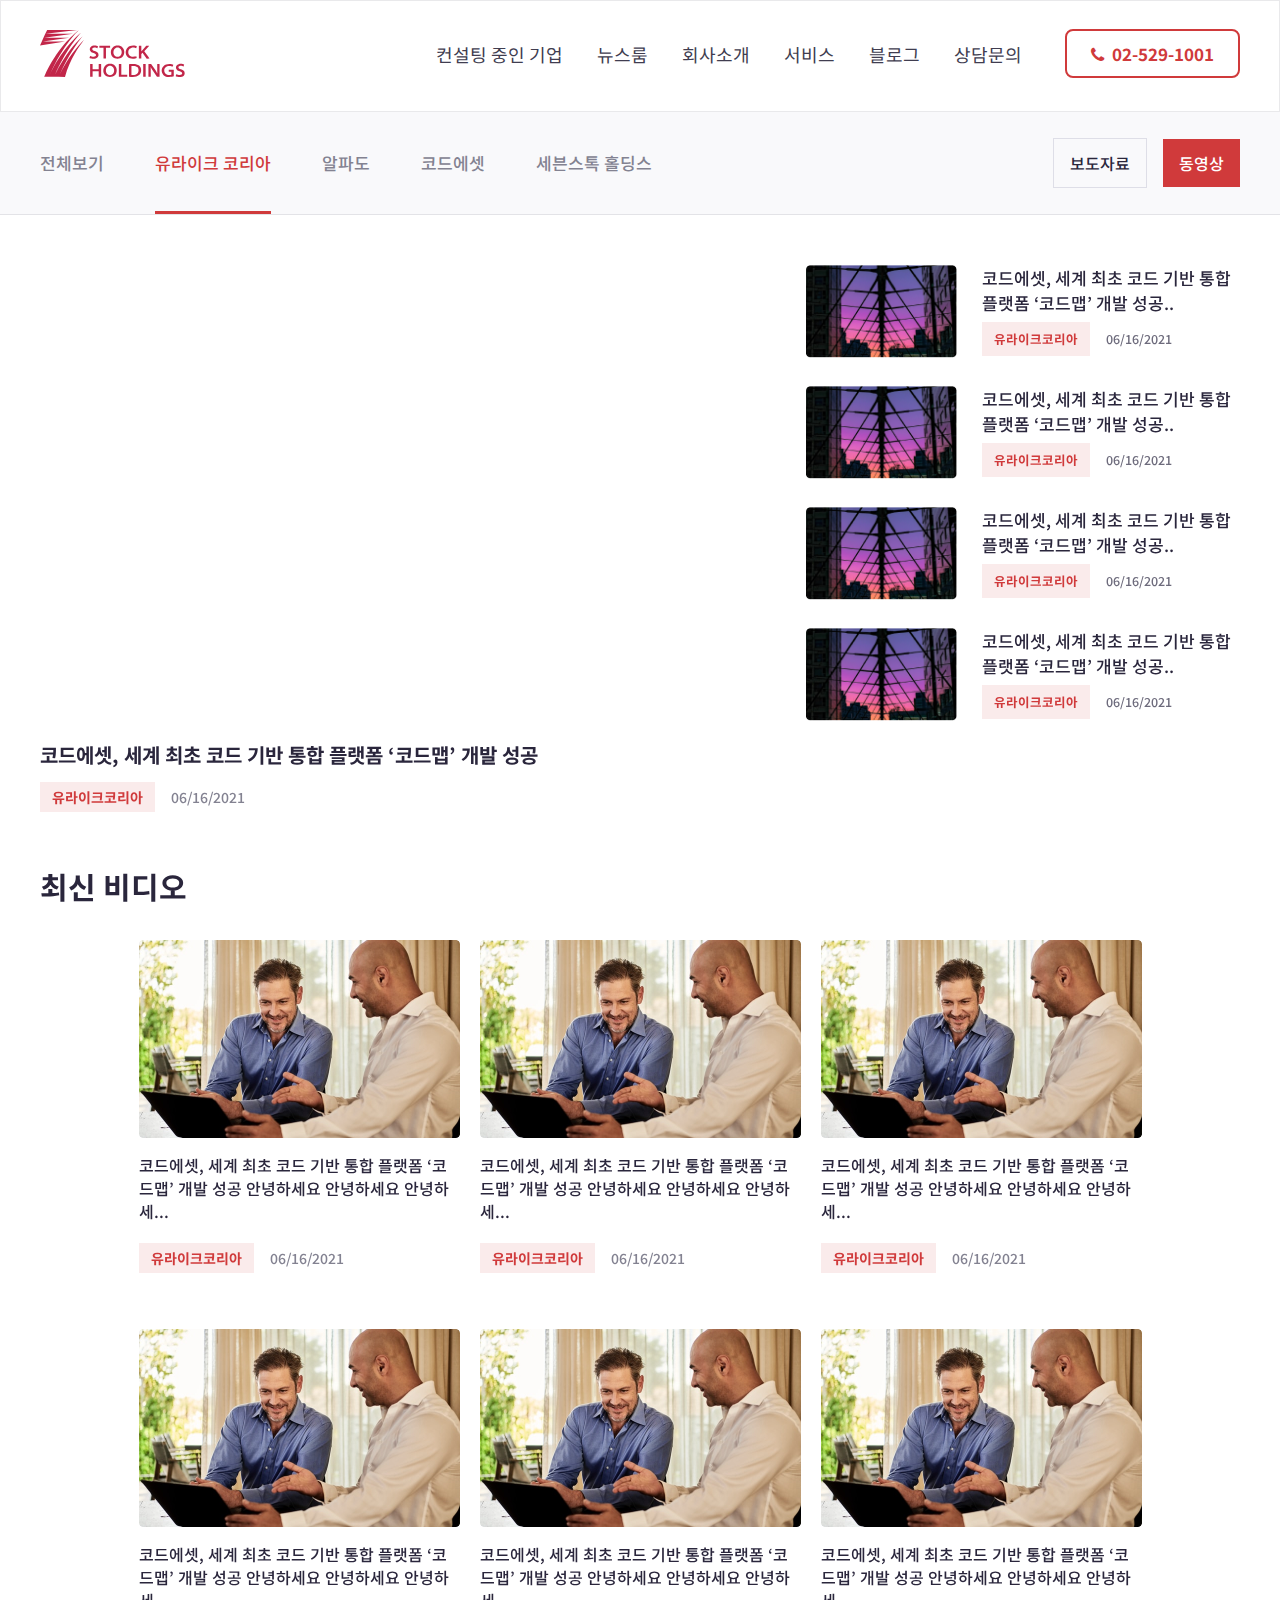
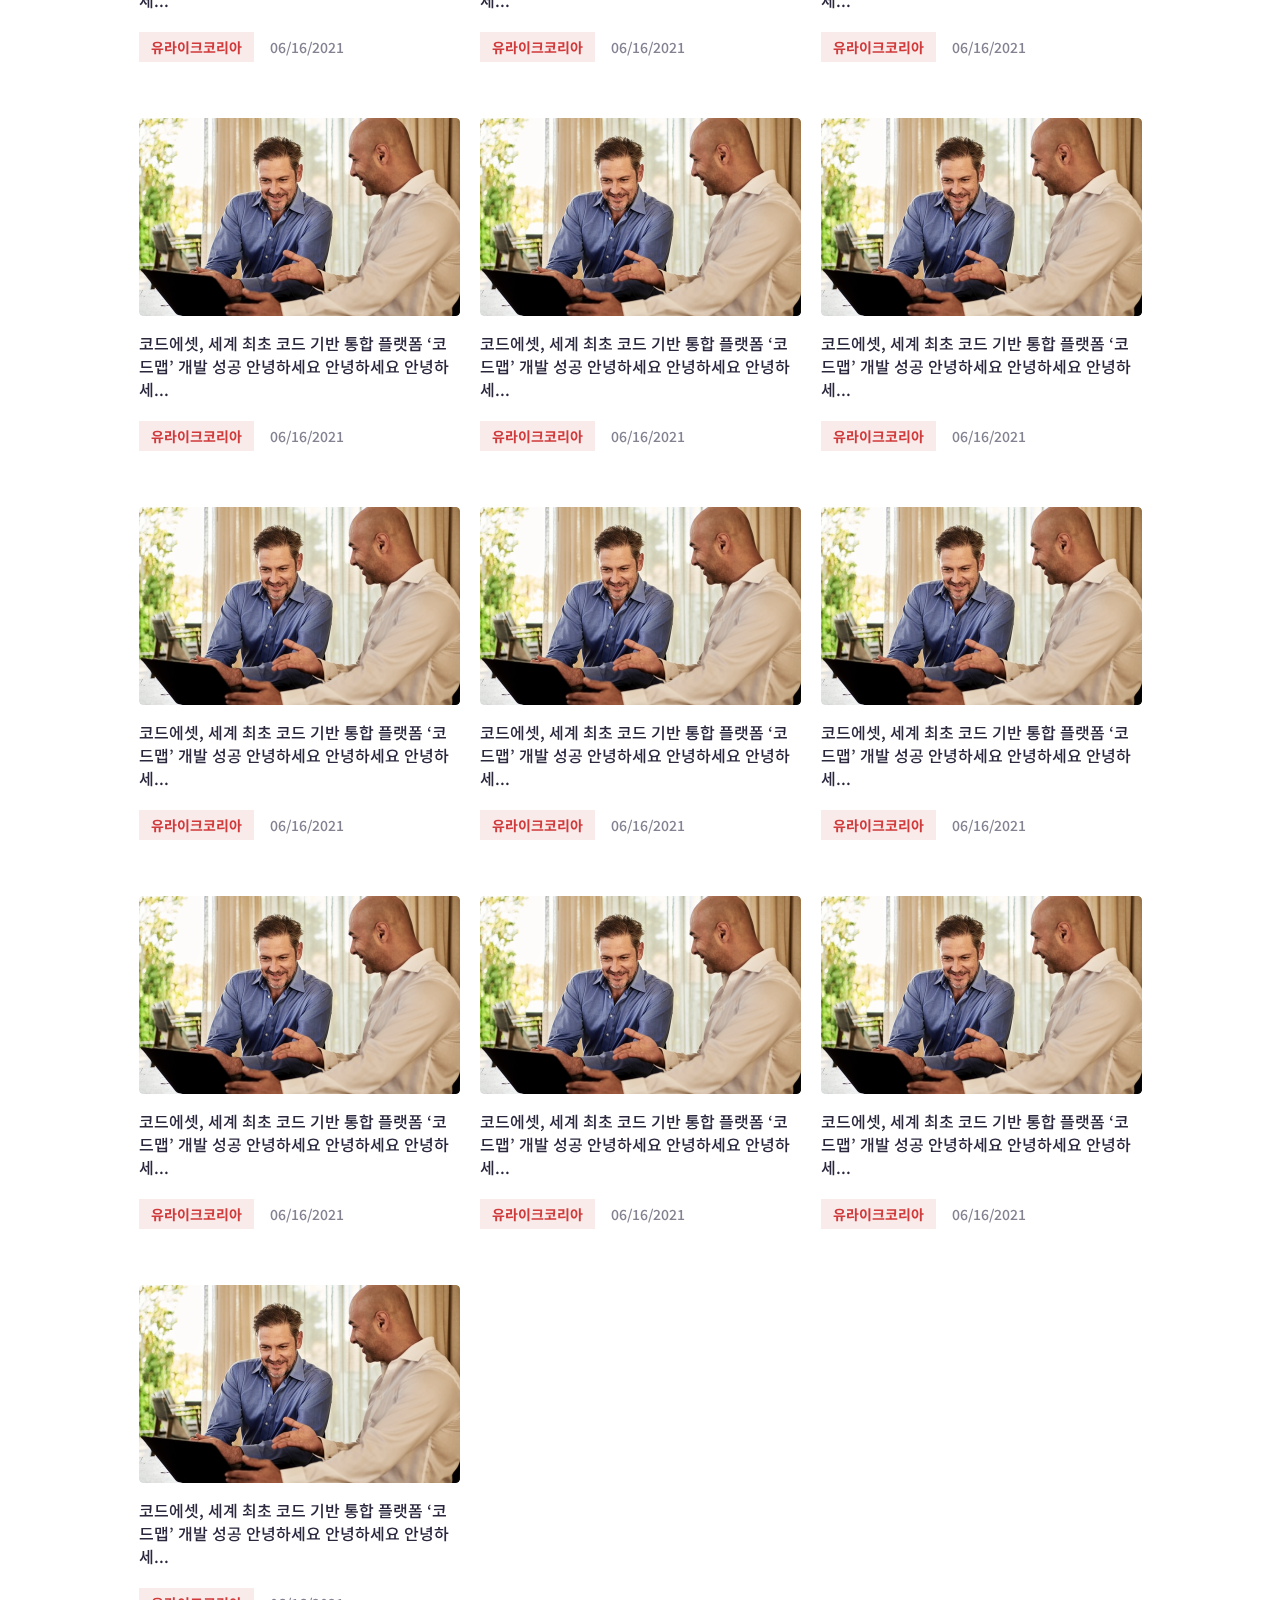
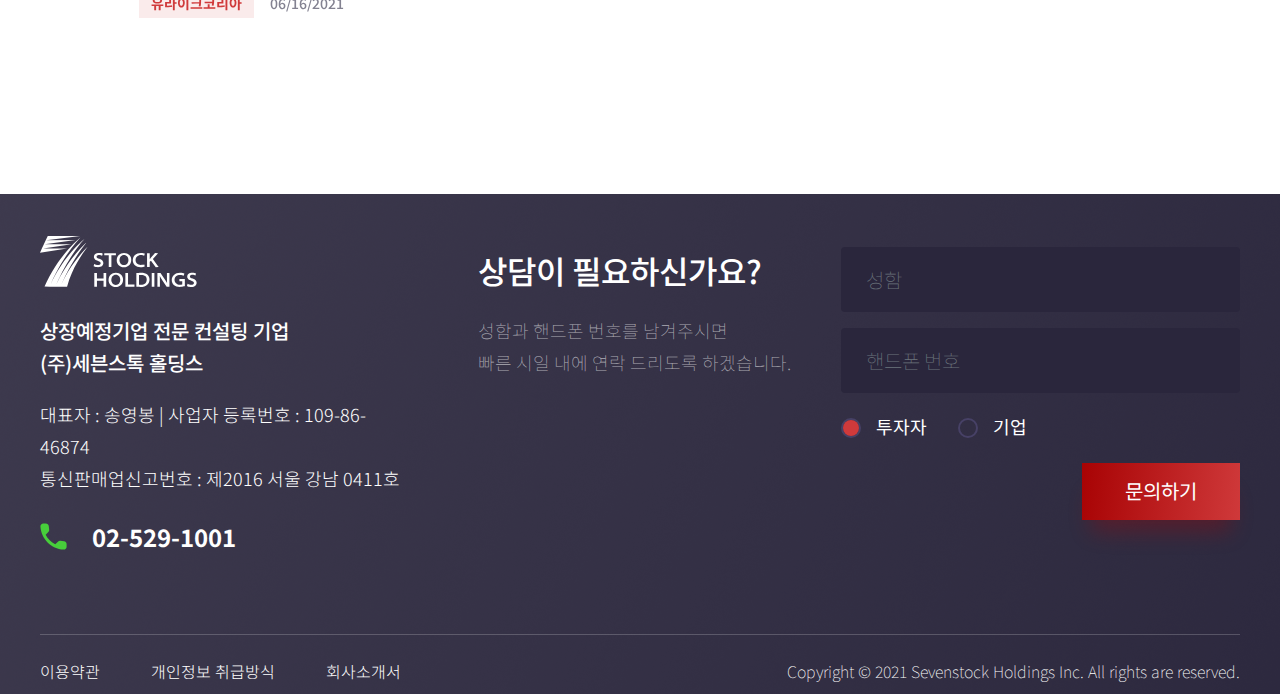
<file: video.html>
<!DOCTYPE html>
<html lang="en">
  <head>
    <meta charset="UTF-8" />
    <meta name="viewport" content="width=device-width, initial-scale=1.0" />
    <meta http-equiv="X-UA-Compatible" content="ie=edge" />
    <title>Video</title>
    <!-- Bootstrap  -->
    <!-- FavIcon-->
    <link rel="shortcut icon" type="image/png" href="" />
    <script src="https://code.jquery.com/jquery-3.6.0.min.js" integrity="sha256-/xUj+3OJU5yExlq6GSYGSHk7tPXikynS7ogEvDej/m4=" crossorigin="anonymous"></script>

    <!--AOS css-->
    <link href="https://unpkg.com/aos@2.3.1/dist/aos.css" rel="stylesheet" />
    <!-- Bootstrap style-->
    <link
      rel="stylesheet"
      href="https://stackpath.bootstrapcdn.com/bootstrap/4.3.1/css/bootstrap.min.css"
      integrity="sha384-ggOyR0iXCbMQv3Xipma34MD+dH/1fQ784/j6cY/iJTQUOhcWr7x9JvoRxT2MZw1T"
      crossorigin="anonymous"
    />

    <!-- FontAwesome style-->
    <link
      rel="stylesheet"
      href="https://use.fontawesome.com/releases/v5.7.2/css/all.css"
      integrity="sha384-fnmOCqbTlWIlj8LyTjo7mOUStjsKC4pOpQbqyi7RrhN7udi9RwhKkMHpvLbHG9Sr"
      crossorigin="anonymous"
    />

    <link rel="stylesheet" href="./css/bootstrap.min.css">
    <link
      href="https://cdn.jsdelivr.net/npm/bootstrap@5.1.1/dist/css/bootstrap.min.css"
      rel="stylesheet"
      integrity="sha384-F3w7mX95PdgyTmZZMECAngseQB83DfGTowi0iMjiWaeVhAn4FJkqJByhZMI3AhiU"
      crossorigin="anonymous"
    />

    <link
      rel="stylesheet"
      href="https://cdnjs.cloudflare.com/ajax/libs/font-awesome/4.7.0/css/font-awesome.min.css"
    />
    <!-- font  -->

    <!-- Splide  -->
    <!-- <link rel="stylesheet" href="css/splide-column.min.css"> -->
    <!-- Splide  -->
   
    <!--AOS css-->
    <link href="https://unpkg.com/aos@2.3.1/dist/aos.css" rel="stylesheet" />
    <!--Animate css-->
    <link rel="stylesheet" href="css/animate.min.css" />
    <!-- Map  -->
    <link rel="stylesheet" href="./css/map.css" />
    <!-- Map  -->
    <!--Owl Carouse css-->
    <link rel="stylesheet" href="css/owl.carousel.min.css" />
    <link rel="stylesheet" href="css/owl.theme.default.min.css" />
    <!-- Custom Style-->
    <link rel="stylesheet" href="./css/checkbox.css" />
    <link rel="stylesheet" type="text/css" href="css/style.css" />
   
  </head>

  <body>
    <div class="wrapper">
    <section>
        <div class="news-header">
            <div class="n-container">
                <div class="header-top">
                      <nav class="navbar navbar-expand-lg navbar-light">
                        <a class="navbar-brand" href="#"
                          ><img src="./assets/images/logo.svg" alt=""
                        /></a>
                        <button
                          class="navbar-toggler"
                          type="button"
                          data-toggle="collapse"
                          data-target="#navbarText"
                          aria-controls="navbarText"
                          aria-expanded="false"
                          aria-label="Toggle navigation"
                        >
                          <span class="navbar-toggler-icon"></span>
                        </button>
                        <div class="collapse navbar-collapse" id="navbarText">
                          <ul class="navbar-nav ml-auto">
                            <li class="nav-item">
                              <a class="nav-link" href="#">컨설팅 중인 기업</a>
                            </li>
                            <li class="nav-item">
                              <a class="nav-link" href="#">뉴스룸</a>
                            </li>
                            <li class="nav-item">
                              <a class="nav-link" href="#">회사소개</a>
                            </li>
                            <li class="nav-item">
                              <a class="nav-link" href="#">서비스</a>
                            </li>
                            <li class="nav-item">
                              <a class="nav-link" href="#">블로그</a>
                            </li>
                            <li class="nav-item">
                              <a class="nav-link" href="#">상담문의</a>
                            </li>
                          </ul>
                          <span class="navbar-text">
                            <a href="tel:832 939 8280"
                              ><i class="fa fa-phone" aria-hidden="true"></i>&nbsp;
                              02-529-1001</a
                            >
                          </span>
                        </div>
                      </nav>
                </div>
            </div>
        </div>

        <!-- Mobile mune for news  -->
          <div class="news-mobile-wrapper">
            <div class="mobile-header-menu" id="mobile-header">
                <div class="left">
                  <a href="./index.html"><img src="./assets/images/mobilelogo.svg" alt=""></a>
                </div>
                <div class="right">
                  <div class="myicon">
                    <i class="fa fa-ellipsis-h menu-dots news-menu-dots" id="menu-dots" aria-hidden="true"></i>
                   <span class="cross news-cross"> &times; </span>
                  </div>
                </div>
            </div>
            <div class="mymobile-menu">
              <ul>
                <li><a href="#">컨설팅 중인 기업</a></li>
                <li><a href="#">뉴스룸</a></li>
                <li><a href="#">회사소개</a></li>
                <li><a href="#">서비스</a></li>
                <li><a href="#">블로그</a></li>
                <li><a href="#">상담문의</a></li>
              </ul>
              <div class="mphone">
                <a class="mobile-phone" href="tel:832 939 8280"
                ><i class="fa fa-phone" aria-hidden="true"></i>&nbsp;
                02-529-1001</a
              >
              </div>
            
            </div>
          </div>
        <!-- Mobile mune for news  -->

         <!-- News Header  -->
         <div class="news-header-bottom">
            <div class="n-container">
             
                <div class="news-header-inner">
                    <div class="left">
                        <div class="left-menu">
                            <ul>
                                <li ><a href="#">전체보기</a></li>
                                <li><a href="#" class="myactive">유라이크 코리아</a></li>
                                <li><a href="#">알파도</a></li>
                                <li><a href="#">코드에셋</a></li>
                                <li><a href="#">세븐스톡 홀딩스</a></li>
                            </ul>
                        </div>
                    </div>
                    <div class="right">
                        <div class="right-menu">
                            <ul>
                                <li><a class="left" href="#">보도자료</a></li>
                                <li><a class="right" href="#">동영상</a></li>
                            </ul>
                        </div>
                    </div>
                </div>

                <!-- Mobile Accordion  -->
                <div class="mobile-accordion">
                  <div class="top acc-top">
                    <div class="left"><p>전체보기</p></div>
                    <div class="right"><img src="./assets/images/accordion.png" class="acc-icon" alt=""></div>
                  </div>
                 
                </div>
                <!-- Mobile Accordion  -->
            </div>
           
        </div>
        <!-- News Header  -->

        <!-- Accordion List  -->
        <div class="accrdion-list">
          <ul>
            <li><a href="#">전체보기</a></li>
            <li><a href="#">유라이크 코리아</a></li>
            <li><a href="#">알파도</a></li>
            <li><a href="#">코드에셋</a></li>
            <li><a href="#">세븐스톡 홀딩스</a></li>
            <li class="bottom-last"><a href="#">보도자료</a></li>
            <li class="last"><a href="#">보도자료</a></li>
          </ul>
        </div>
        <!-- Accordion List  -->


    </section>

    <!-- Video Section  -->
    <div class="myvideo-section">
        <div class="n-container">
            <div class="content-container-4 mycontent-container-4">
                <div class="video-1 topvideo-section">
                    <iframe src="https://www.youtube.com/embed/AHRvvPCJuZA?autoplay=1&mute=1" allow="autoplay" id="video-1" frameborder="0" onclick="change()" style="cursor: pointer;"
                        allowfullscreen></iframe>
        
                    <div class="video-after-txt">
                       
                        <a href="#">코드에셋, 세계 최초 코드 기반 통합 플랫폼 ‘코드맵’ 개발 성공</a>
                        <div class="category-box">
                            <span class="category-1" >
                                <p class="red-14" id="videoCategory">유라이크코리아</p>
                            </span>
                            <p class="grey-18" id="videoDate">06/16/2021</p>
                        </div>
                    </div>
        
                </div>
        
                <div class="left-posts-s-container">
        
                    <div class="left-posts-s"  >
                        <img src="./assets/images/beautiful-sky.png"   class="videoLink sidethumbnail">
                        <span class="hidden">https://www.youtube.com/embed/AHRvvPCJuZA</span>
                        <div class="posts-txt">
                          <a href="#">코드에셋, 세계 최초 코드 기반 통합 플랫폼 ‘코드맵’ 개발 성공..</a>
                            <!-- <p class="black-17-300">코드에셋, 세계 최초 코드 기반 통합 플랫폼 ‘코드맵’ 개발 성공..</p> -->
                            <div class="category-box">
                                <span class="category-2">
                                    <p class="red-12_5">유라이크코리아</p>
                                </span>
                                <p class="grey-12_5">06/16/2021</p>
        
                            </div>
                        </div>
        
                    </div>
        
                    <div class="left-posts-s">
                        <img src="./assets/images/beautiful-sky.png" alt="" class="sidethumbnail videoLink">
                        <span class="hidden">https://www.youtube.com/embed/CpTo-gwWRng</span>
        
                        <div class="posts-txt">
                          <a href="#">코드에셋, 세계 최초 코드 기반 통합 플랫폼 ‘코드맵’ 개발 성공..</a>
                            <!-- <p class="black-17-300">코드에셋, 세계 최초 코드 기반 통합 플랫폼 ‘코드맵’ 개발 성공..</p> -->
                            <div class="category-box">
                                <span class="category-2">
                                    <p class="red-12_5">유라이크코리아</p>
                                </span>
                                <p class="grey-12_5">06/16/2021</p>
        
                            </div>
                        </div>
        
                    </div>
        
                    <div class="left-posts-s">
                        <img src="./assets/images/beautiful-sky.png" alt="" class="videoLink sidethumbnail">
                        <span class="hidden">https://www.youtube.com/embed/CyVuYAHiZb8</span>
        
                        <div class="posts-txt">
                          <a href="#">코드에셋, 세계 최초 코드 기반 통합 플랫폼 ‘코드맵’ 개발 성공..</a>
                            <!-- <p class="black-17-300">코드에셋, 세계 최초 코드 기반 통합 플랫폼 ‘코드맵’ 개발 성공..</p> -->
                            <div class="category-box">
                                <span class="category-2">
                                    <p class="red-12_5">유라이크코리아</p>
                                </span>
                                <p class="grey-12_5">06/16/2021</p>
        
                            </div>
                        </div>
        
                    </div>
        
                    <div class="left-posts-s">
                        <img src="./assets/images/beautiful-sky.png" alt="" class="videoLink sidethumbnail">
                        <span class="hidden">https://www.youtube.com/embed/AHRvvPCJuZA</span>
        
                        <div class="posts-txt">
                          <a href="#">코드에셋, 세계 최초 코드 기반 통합 플랫폼 ‘코드맵’ 개발 성공..</a>
                            <!-- <p class="black-17-300">코드에셋, 세계 최초 코드 기반 통합 플랫폼 ‘코드맵’ 개발 성공..</p> -->
                            <div class="category-box">
                                <span class="category-2">
                                    <p class="red-12_5">유라이크코리아</p>
                                </span>
                                <p class="grey-12_5">06/16/2021</p>
        
                            </div>
                        </div>
        
                    </div>
        
                </div>
        
                <div id="articles" class="latest-video-section">
                    <p class="black-30">최신 비디오</p>
                    <div class="articles-container">
                        <div class="article">
                           
                              <a href="page-11.html"><img class="mythumnail" src="./assets/images/img-01.png" alt=""></a>
                          
                           <a href="page-11.html" class="bottom-video-link">코드에셋, 세계 최초 코드 기반 통합 플랫폼 ‘코드맵’ 개발 성공 안녕하세요 안녕하세요 안녕하세...</a>   
                            <div class="category-box">
                                <span class="category-1">
                                    <p class="red-14">유라이크코리아</p>
                                </span>
                                <p class="grey-14">06/16/2021</p>
                            </div>
                        </div>
        
                        <div class="article">
                            <a href="page-11.html"><img class="mythumnail" src="./assets/images/img-01.png" alt=""></a> 
                            <a href="page-11.html" class="bottom-video-link">코드에셋, 세계 최초 코드 기반 통합 플랫폼 ‘코드맵’ 개발 성공 안녕하세요 안녕하세요 안녕하세...</a> 
                            <div class="category-box">
                                <span class="category-1">
                                    <p class="red-14">유라이크코리아</p>
                                </span>
                                <p class="grey-14">06/16/2021</p>
        
                            </div>
                        </div>
        
                        <div class="article">
                            <a href="page-11.html"><img class="mythumnail" src="./assets/images/img-01.png" alt=""></a> 
                                <a href="page-11.html" class="bottom-video-link">코드에셋, 세계 최초 코드 기반 통합 플랫폼 ‘코드맵’ 개발 성공 안녕하세요 안녕하세요 안녕하세...</a> 
                            <div class="category-box">
                                <span class="category-1">
                                    <p class="red-14">유라이크코리아</p>
                                </span>
                                <p class="grey-14">06/16/2021</p>
        
                            </div>
                        </div>
        
                        <div class="article">
                            <a href="page-11.html"><img class="mythumnail" src="./assets/images/img-01.png" alt=""></a> 
                                <a href="page-11.html" class="bottom-video-link">코드에셋, 세계 최초 코드 기반 통합 플랫폼 ‘코드맵’ 개발 성공 안녕하세요 안녕하세요 안녕하세...</a> 
                            <div class="category-box">
                                <span class="category-1">
                                    <p class="red-14">유라이크코리아</p>
                                </span>
                                <p class="grey-14">06/16/2021</p>
        
                            </div>
                        </div>
        
                        <div class="article">
                            <a href="page-11.html">    <img class="mythumnail" src="./assets/images/img-01.png" alt=""></a> 
                                <a href="page-11.html" class="bottom-video-link">코드에셋, 세계 최초 코드 기반 통합 플랫폼 ‘코드맵’ 개발 성공 안녕하세요 안녕하세요 안녕하세...</a> 
                            <div class="category-box">
                                <span class="category-1">
                                    <p class="red-14">유라이크코리아</p>
                                </span>
                                <p class="grey-14">06/16/2021</p>
        
                            </div>
                        </div>
        
                        <div class="article">
                          <a href="page-11.html"> <img class="mythumnail"  src="./assets/images/img-01.png" alt=""></a>
                          <a href="page-11.html" class="bottom-video-link">코드에셋, 세계 최초 코드 기반 통합 플랫폼 ‘코드맵’ 개발 성공 안녕하세요 안녕하세요 안녕하세...</a>            
                            <div class="category-box">
                                <span class="category-1">
                                    <p class="red-14">유라이크코리아</p>
                                </span>
                                <p class="grey-14">06/16/2021</p>
        
                            </div>
                        </div>
        
                        <div class="article">
                          <a href="page-11.html"> <img class="mythumnail"  src="./assets/images/img-01.png" alt=""></a>
                          <a href="page-11.html" class="bottom-video-link">코드에셋, 세계 최초 코드 기반 통합 플랫폼 ‘코드맵’ 개발 성공 안녕하세요 안녕하세요 안녕하세...</a>    
                            <div class="category-box">
                                <span class="category-1">
                                    <p class="red-14">유라이크코리아</p>
                                </span>
                                <p class="grey-14">06/16/2021</p>
        
                            </div>
                        </div>
        
                        <div class="article">
                          <a href="page-11.html"> <img class="mythumnail"  src="./assets/images/img-01.png" alt=""></a>
                          <a href="page-11.html" class="bottom-video-link">코드에셋, 세계 최초 코드 기반 통합 플랫폼 ‘코드맵’ 개발 성공 안녕하세요 안녕하세요 안녕하세...</a>   
                            <div class="category-box">
                                <span class="category-1">
                                    <p class="red-14">유라이크코리아</p>
                                </span>
                                <p class="grey-14">06/16/2021</p>
        
                            </div>
                        </div>
        
                        <div class="article">
                          <a href="page-11.html"> <img class="mythumnail"  src="./assets/images/img-01.png" alt=""></a>
                          <a href="page-11.html" class="bottom-video-link">코드에셋, 세계 최초 코드 기반 통합 플랫폼 ‘코드맵’ 개발 성공 안녕하세요 안녕하세요 안녕하세...</a>   
                            <div class="category-box">
                                <span class="category-1">
                                    <p class="red-14">유라이크코리아</p>
                                </span>
                                <p class="grey-14">06/16/2021</p>
        
                            </div>
                        </div>
        
                        <div class="article">
                          <a href="page-11.html"> <img class="mythumnail"  src="./assets/images/img-01.png" alt=""></a>
                          <a href="page-11.html" class="bottom-video-link">코드에셋, 세계 최초 코드 기반 통합 플랫폼 ‘코드맵’ 개발 성공 안녕하세요 안녕하세요 안녕하세...</a>   
                            <div class="category-box">
                                <span class="category-1">
                                    <p class="red-14">유라이크코리아</p>
                                </span>
                                <p class="grey-14">06/16/2021</p>
        
                            </div>
                        </div>
        
                        <div class="article">
                          <a href="page-11.html"> <img class="mythumnail"  src="./assets/images/img-01.png" alt=""></a>
                          <a href="page-11.html" class="bottom-video-link">코드에셋, 세계 최초 코드 기반 통합 플랫폼 ‘코드맵’ 개발 성공 안녕하세요 안녕하세요 안녕하세...</a>   
                            <div class="category-box">
                                <span class="category-1">
                                    <p class="red-14">유라이크코리아</p>
                                </span>
                                <p class="grey-14">06/16/2021</p>
        
                            </div>
                        </div>
        
                        <div class="article">
                          <a href="page-11.html"> <img class="mythumnail"  src="./assets/images/img-01.png" alt=""></a>
                          <a href="page-11.html" class="bottom-video-link">코드에셋, 세계 최초 코드 기반 통합 플랫폼 ‘코드맵’ 개발 성공 안녕하세요 안녕하세요 안녕하세...</a>   
                            <div class="category-box">
                                <span class="category-1">
                                    <p class="red-14">유라이크코리아</p>
                                </span>
                                <p class="grey-14">06/16/2021</p>
        
                            </div>
                        </div>
        
        
                        <div class="article">
                          <a href="page-11.html"> <img class="mythumnail"  src="./assets/images/img-01.png" alt=""></a>
                          <a href="page-11.html" class="bottom-video-link">코드에셋, 세계 최초 코드 기반 통합 플랫폼 ‘코드맵’ 개발 성공 안녕하세요 안녕하세요 안녕하세...</a>   
                            <div class="category-box">
                                <span class="category-1">
                                    <p class="red-14">유라이크코리아</p>
                                </span>
                                <p class="grey-14">06/16/2021</p>
        
                            </div>
                        </div>
        
        
                        <div class="article">
                          <a href="page-11.html"> <img class="mythumnail"  src="./assets/images/img-01.png" alt=""></a>
                          <a href="page-11.html" class="bottom-video-link">코드에셋, 세계 최초 코드 기반 통합 플랫폼 ‘코드맵’ 개발 성공 안녕하세요 안녕하세요 안녕하세...</a>   
                            <div class="category-box">
                                <span class="category-1">
                                    <p class="red-14">유라이크코리아</p>
                                </span>
                                <p class="grey-14">06/16/2021</p>
        
                            </div>
                        </div>
        
        
                        <div class="article">
                          <a href="page-11.html"> <img class="mythumnail"  src="./assets/images/img-01.png" alt=""></a>
                          <a href="page-11.html" class="bottom-video-link">코드에셋, 세계 최초 코드 기반 통합 플랫폼 ‘코드맵’ 개발 성공 안녕하세요 안녕하세요 안녕하세...</a>   
                            <div class="category-box">
                                <span class="category-1">
                                    <p class="red-14">유라이크코리아</p>
                                </span>
                                <p class="grey-14">06/16/2021</p>
        
                            </div>
                        </div>
        
                        <div class="article">
                          <a href="page-11.html"> <img class="mythumnail"  src="./assets/images/img-01.png" alt=""></a>
                          <a href="page-11.html" class="bottom-video-link">코드에셋, 세계 최초 코드 기반 통합 플랫폼 ‘코드맵’ 개발 성공 안녕하세요 안녕하세요 안녕하세...</a>   
                            <div class="category-box">
                                <span class="category-1">
                                    <p class="red-14">유라이크코리아</p>
                                </span>
                                <p class="grey-14">06/16/2021</p>
        
                            </div>
                        </div>
        
        
                        
        
                    </div>
                </div>
        
        
            </div>
        </div>
      
    </div>
 
    <!-- Video Section  -->
  



      <!-- Footer  -->
      <footer>
        <div class="myfooter">
          <div class="mycontainer">
            <div class="footer-inner">
              <div class="left-section">
                <div class="logo">
                  <a href="./index.html"
                    ><img src="./assets/images/logo-white.svg" alt=""
                  /></a>
                </div>
                <p class="top">
                  상장예정기업 전문 컨설팅 기업<br />
                  (주)세븐스톡 홀딩스
                </p>
                <p class="bottom">
                  대표자 : 송영봉 | 사업자 등록번호 : 109-86-46874<br />통신판매업신고번호
                  : 제2016 서울 강남 0411호
                </p>
                <span
                  ><img src="./assets/images/phonefooter.svg" alt="" />&nbsp;
                  02-529-1001</span
                >
              </div>
              <div class="right-section">
                <div class="left">
                  <h2>상담이 필요하신가요?</h2>
                  <p>
                    성함과 핸드폰 번호를 남겨주시면<br />
                    빠른 시일 내에 연락 드리도록 하겠습니다.
                  </p>
                </div>
                <div class="right">
                  <form action="" method="POST">
                    <input
                      class="form-control"
                      type="text"
                      placeholder="성함"
                    />
                    <input
                      class="form-control"
                      type="text"
                      placeholder="핸드폰 번호"
                    />
                    <div class="form-box">
                      <label>
                        <input type="radio" name="kk" checked />
                        <div class="circle"></div>
                        <span>투자자</span>
                      </label>
                      <label class="right-radio">
                        <input type="radio" name="kk" />
                        <div class="circle"></div>
                        <span>기업</span>
                      </label>
                    </div>
                    <div class="submit-wrapper">
                      <button type="submit" class="submit-btn">문의하기</button>
                    </div>
                  </form>
                  <!-- 투자자 -->
                  <!-- 기업 -->
                </div>
              </div>
            </div>
            <div class="footer-bottom copyright-border">
              <div class="left">
                <ul>
                  <li><a href="#" class="white-16-100">이용약관</a></li>
                  <li>
                    <a href="#" class="white-16-100">개인정보 취급방식</a>
                  </li>
                  <li><a href="#" class="white-16-100">회사소개서</a></li>
                </ul>
              </div>

              <div class="right">
                <p class="white-16-100">
                  Copyright © 2021 Sevenstock Holdings Inc. All rights are
                  reserved.
                </p>
              </div>
            </div>
          </div>
        </div>
      </footer>
      <!-- Footer  -->
  

   
  
 
    

    </div>

    <!-- Jquery Js-->
    <script src="https://code.jquery.com/jquery-3.6.0.min.js" integrity="sha256-/xUj+3OJU5yExlq6GSYGSHk7tPXikynS7ogEvDej/m4=" crossorigin="anonymous"></script>
    <!-- Bootstrap Js-->
    <script
      src="https://cdnjs.cloudflare.com/ajax/libs/popper.js/1.12.9/umd/popper.min.js"
      integrity="sha384-ApNbgh9B+Y1QKtv3Rn7W3mgPxhU9K/ScQsAP7hUibX39j7fakFPskvXusvfa0b4Q"
      crossorigin="anonymous"
    ></script>
    <!-- Splide   -->
    <!-- <script src="https://cdn.jsdelivr.net/npm/@splidejs/splide@latest/dist/js/splide.min.js"></script> -->
    <!-- Splide   -->
    <!-- counter up  -->
    <script src="./js/jquery.counterup.min.js"></script>
    <script src="./js/jquery.waypoints.min.js"></script>
    <!-- counter up  -->
    <!-- <script
      src="https://maxcdn.bootstrapcdn.com/bootstrap/4.0.0/js/bootstrap.min.js"
      integrity="sha384-JZR6Spejh4U02d8jOt6vLEHfe/JQGiRRSQQxSfFWpi1MquVdAyjUar5+76PVCmYl"
      crossorigin="anonymous"
    ></script> -->
    <script
      src="https://cdn.jsdelivr.net/npm/bootstrap@5.1.1/dist/js/bootstrap.bundle.min.js"
      integrity="sha384-/bQdsTh/da6pkI1MST/rWKFNjaCP5gBSY4sEBT38Q/9RBh9AH40zEOg7Hlq2THRZ"
      crossorigin="anonymous"
    ></script>

    <script src="./js/bootstrap.min.js"></script>
    <!-- Popper JS -->
    <!-- <script src="https://cdnjs.cloudflare.com/ajax/libs/popper.js/1.14.3/umd/popper.min.js"></script> -->
    <!--AOS Js-->
    <script src="https://unpkg.com/aos@2.3.1/dist/aos.js"></script>
    <!--Owl Carouse js-->
    <script src="js/owl.carousel.min.js"></script>
    <!-- Custom Js-->
    <script src="js/custom.js"></script>


    <script>
            var video  = document.getElementById('video-1');
        var c = document.getElementsByClassName("videoLink");

        for(let h = 0; h <c.length; h++){
            c[h].addEventListener('click', change)
        }
       
        function change() {
            var parent = this.parentElement;
            var info = parent.getElementsByClassName('posts-txt');
            var names = parent.querySelectorAll('p');
            var videoName   =document.getElementById('videoName');
           var category = document.getElementById('videoCategory');
           var dateOfVide  = document.getElementById('videoDate');
            var source = parent.querySelector('span');
            source.innerText+"?autoplay=1";
            console.log(source);
           // video.setAttribute('src', 'source' )
         video.setAttribute('src', source.innerText);

           videoName.innerText = names[0].innerText;
           videoCategory.innerText = names[1].innerText;
           videoDate.innerText = names[2].innerText;
        }
    </script>
  </body>
</html>
</file>
<file: css/map.css>
html {
  scroll-behavior: smooth;
}

body {
  scroll-behavior: smooth;
}

/* Popup container - can be anything you want
.popup {
    
    position: relative;
    display: inline-block;
     cursor: pointer;
    -webkit-user-select: none;
    -moz-user-select: all;
    -ms-user-select: all;
    user-select:all; 
  } 

   */

.popup {
  position: absolute;
}

/* The actual popup */
.popup .popuptext {
  opacity: 0;
  width: 160px;
  background-color: rgba(85, 85, 85, 0.712);
  color: #fff;
  text-align: center;
  border-radius: 6px;
  padding: 8px 0;
  position: absolute;
  z-index: 1;
  bottom: -110px;
  left: 50%;

  margin-left: -20px;
}

/* Popup arrow */
.popup .popuptext::after {
  content: "";
  position: absolute;
  top: -10px;
  left: 50%;
  margin-left: -5px;
  border-width: 5px;
  border-style: solid;
  border-color: transparent transparent rgba(32, 29, 29, 0.705) transparent;
}

/* Toggle this class - hide and show the popup */
.popup .show {
  -webkit-animation: showHide 2s;
  animation: showHide 2s;
}

/* Add animation (fade in the popup) */
@-webkit-keyframes showHide {
  0% {
    opacity: 0;
  }
  50% {
    opacity: 1;
  }
  100% {
    opacity: 0;
  }
}

@keyframes showHide {
  0% {
    opacity: 0;
  }
  50% {
    opacity: 1;
  }
  100% {
    opacity: 0;
  }
}

/*------------------ body elements general properties ---------------------------*/

#toTopBtn:hover {
  background-color: #720505;
}

#toTopBtn {
  display: none;
  position: fixed;
  bottom: 50px;
  right: 50px;
  z-index: 99;
  width: 50px;
  height: 50px;
  background-color: #920708;
  cursor: pointer;
  padding: 15px;
  border-radius: 60px;
}

#toTopBtn img {
  width: 20px;
}

#toTopBtnMain:hover {
  background-color: #720505;
}

#toTopBtnMain {
  position: absolute;
  bottom: 50px;
  right: 50px;
  z-index: 99;
  width: 50px;
  height: 50px;
  background-color: #9f0d0e;
  cursor: pointer;
  padding: 15px;
  border-radius: 60px;
}

#toTopBtnMain img {
  width: 20px;
}

.top-link {
  transition: all 0.25s ease-in-out;
  position: fixed;
  bottom: 0;
  right: 0;
  display: inline-flex;

  cursor: pointer;
  align-items: center;
  justify-content: center;
  margin: 0 3em 3em 0;
  border-radius: 50%;
  padding: 0.25em;
  width: 80px;
  height: 80px;
  background-color: #f8f8f8;
}

body::-webkit-scrollbar {
  background-color: #fff;
  width: 16px;
}

::-webkit-scrollbar {
  display: none;
}

/* background of the scrollbar except button or resizer */
body::-webkit-scrollbar-track {
  background-color: #fff;
}

/* scrollbar itself */

body::-webkit-scrollbar-thumb {
  background-color: #babac0;
  border-radius: 16px;
  border: 4px solid #fff;
}

/* set button(top and bottom of the scrollbar) */

body::-webkit-scrollbar-button {
  display: none;
}
html,
body {
  overflow-x: hidden;
}

html,
p,
body,
a,
h1,
h2,
h3,
h4,
h5,
h6,
input,
textarea,
button {
  font-family: "Noto Sans KR";
  color: #403d50;
}

button {
  font-family: "Noto Sans KR";
  outline: none;
  border: none;
  background: none;
}

/*-------------------  LANDING PAGE  -----------------------*/
/*---------------------------------------------------------*/

.header_menu {
  width: 100%;
  display: grid;
  grid-auto-flow: column;
  grid-template-columns: auto 1fr auto;
  grid-gap: 50px;
  align-items: center;
  align-content: center;
  z-index: 33;
}

#header_nav {
  display: grid;
  grid-auto-flow: column;
  grid-gap: 40px;
  align-items: center;
  justify-content: end;
}

#headerMenu {
  margin-left: -8px;
  margin-top: -2px;
}

#header_nav li a {
  font-style: normal;
  font-weight: normal;
  font-size: 18px;
  line-height: 164.8%;
}

#header_nav li a:hover {
  color: #000000;
}

/*-------------------  header -----------------------*/

#bg {
  position: absolute;
  width: 100vw;
  height: 100%;
  z-index: -1;
}
.container {
  width: 1345px;
  display: grid;
  margin: auto;
  min-height: 100%;
}

.header_menu-f {
  width: 100%;
  padding: 25px 0;
  display: grid;
  grid-auto-flow: column;
  grid-template-columns: auto 1fr auto;
  grid-gap: 50px;
  align-items: center;
  align-content: center;
}

#header_nav-f {
  display: grid;
  grid-auto-flow: column;
  grid-gap: 40px;
  align-items: center;
  justify-content: end;
}

#header_nav-f li a {
  font-style: normal;
  font-weight: normal;
  font-size: 18px;
  line-height: 164.8%;
}

#header_nav-f li a:hover {
  color: #000000;
}

#header_menu_button {
  font-style: normal;
  font-weight: bold;
  font-size: 17px;
  display: flex;
  align-items: center;
  grid-gap: 12px;
  align-items: center;
  align-content: center;
  border: 2px solid #d03a3b;
  padding: 11px 24px 12px 24px;
  border-radius: 8px;
  color: #d03a3b;
  box-sizing: border-box;
  height: 48px;
  cursor: pointer;
}

#header_menu_button {
  margin-top: 5px;
}

#call-white {
  display: none;
}

#header_menu_button:hover {
  color: #fff;
  background-color: #d03a3b;
  transition: 0.3s;
}

#header_menu_button:hover > #call-white {
  display: block;
}

#header_menu_button:hover > #call-red {
  display: none;
}

#header_button_container {
  display: grid;
  justify-content: center;
  align-items: center;
}

.headerspace {
  width: 100%;
  height: 969px;
  position: relative;
  background-image: url(../imgs/bg.png);
  background-size: cover;
  background-repeat: no-repeat;
  z-index: 1;
  overflow: hidden;
}

#greyName {
  width: 24.9%;
  height: 117px;
  padding: 24px 0 24px 37px;
  min-width: 300px;
  background: linear-gradient(
    94.43deg,
    rgba(0, 0, 0, 0.58) -57.69%,
    rgba(0, 0, 0, 0) 53.66%
  );
  position: absolute;
  right: 0;
  bottom: 156px;
  z-index: 1;
}

#red_bg {
  position: absolute;
  z-index: -1;
  bottom: 0;
  right: 0;
  width: 37.2vw;
  height: 753px;
  background: linear-gradient(222deg, #890405 17.35%, #b01415 76.36%);
  display: grid;
}

#icons_bg {
  position: absolute;
  z-index: -1;
  bottom: 64px;
  left: 0;
  width: 43%;
  height: 135px;
  background: rgba(255, 255, 255, 0.4);
}

#left_line {
  position: absolute;
  z-index: -1;
  height: 100%;
  left: 0;
  top: 0;
}

.header_main_content {
  display: grid;
  grid-template-columns: 610px 1fr;
  align-content: flex-end;
}

#ceo_image {
  width: 664px;
  height: 854px;
}

.ceo_image_container {
  display: grid;
  grid-auto-flow: column;
  justify-content: end;
  padding-right: 18px;
  width: 100%;
}

#logo {
  width: 145px;
  height: 48px;
}

.main_content_left {
  padding-top: 93px;
}

#btn_header {
  font-style: normal;
  font-weight: 500;
  font-size: 22px;
  line-height: 164.8%;
  color: #ffffff;
  border-radius: 8px;
  display: flex;
  flex-direction: row;
  align-items: center;
  padding: 14px 46px;
  margin-top: 54px;
  cursor: pointer;
  transition: 0.5s;
  background: linear-gradient(
      96.04deg,
      var(--c1, #a80304),
      var(--c2, #cf393a) 51%,
      var(--c1, #a10707)
    )
    var(--x, 0) / 200%;
  box-shadow: 0px 21px 21px -9px rgba(168, 3, 4, 0.31);
}

#btn_header:hover {
  --x: 90%;
}

.icons_container {
  margin-top: 160px;
  display: grid;
  grid-auto-flow: column;
  grid-gap: 64px;
  justify-content: start;
}

.icons_item {
  display: grid;
  grid-auto-flow: column;
  grid-template-columns: auto 1fr;
  grid-gap: 14px;
}

#mobile_menu_icon {
  justify-self: end;
}

/*-------------------  HEADER  --------------------*/

#red-call-mob {
  display: none;
}

.mobile-nav a:hover {
  background: rgba(255, 255, 255, 0.1);
  transition: 0.3s;
}

.header-mobile {
  display: none;
}

.hidden {
  display: none;
}

#mobile-menu {
  background: linear-gradient(180deg, #403d50 0%, #322f3f 100%);
}

.header-mobile div {
  padding: 0 32px;
  display: flex;
  justify-content: space-between;
}

/*--------------------  SECTIONs  -----------------------*/

section {
  display: grid;
}

.section-m {
  display: grid;
}

.section-s {
  width: 100%;
  min-height: 100vh;
  max-height: 969px;
  background-size: cover;
  background-image: url(../imgs/section-bg.png);
  display: grid;
  justify-items: center;
  align-items: center;
}

/*------------------  SECTION-1  ----------------*/

.section-1 {
  width: 76.1%;
  display: flex;
  grid-gap: 70px;
  align-items: center;
}

.section-1-text {
  height: 100%;
  display: flex;
  flex-direction: column;
  grid-gap: 32px;
}

.section-1 img {
  width: 100%;
}

/*------------------  SECTION-2  ----------------*/

.section-2 {
  width: 69.79%;
  height: 50.88%;
  display: flex;
  min-height: 600px;
  margin-top: 120px;
}

.section-2-text {
  display: flex;
  flex-direction: column;
  grid-gap: 40px;
  margin-top: 20px;
}

.check-list {
  display: grid;
  grid-template-columns: auto auto auto;
  grid-row-gap: 30px;
  grid-column-gap: 40px;
}

.check-list li {
  display: flex;
  align-items: center;
  grid-gap: 8px;
}

/*------------------  SECTION-3  ----------------*/

.section-3 {
  width: 70%;
  height: 55.1%;
  margin-top: 200px;
  display: flex;
  justify-content: center;
  min-height: 700px;
  grid-gap: 100px;
}

.section-3-img img {
  margin-top: 22px;
}

.section-3-text {
  display: flex;
  flex-direction: column;
  grid-gap: 40px;
}

.section-3-text .grow-container {
  margin-top: 25px;
}

.grow-container {
  display: flex;
  grid-gap: 18px;
  align-items: center;
}

.grow-before-hat {
  background: #474453;
  border-radius: 5px;
  padding: 10px 15px;
  align-self: flex-end;
}

.grow-after-hat {
  background: #d03a3b;
  border-radius: 5px;
  padding: 8px 15px;
}

.section-3 .grow-after-hat {
  background-color: #a5250a;
}

.grow-amount {
  box-shadow: 0px 23px 45px -8px rgba(0, 0, 0, 0.05);
  border-radius: 5px;
  display: grid;
  background-color: #fff;
}

.amount {
  padding: 19px 19px 26px 0;
  display: grid;
  justify-items: end;
  width: 194px;
}

/*------------------  SECTION-4  ----------------*/

.section-4-content {
  width: 70%;
  height: 82%;
  justify-self: center;
  display: grid;
  grid-template-columns: 38.17% 40.45%;
  justify-content: space-between;
  max-height: 700px;
  position: relative;
  z-index: 2;
  top: 120px;
}

.section-4 {
  display: grid;
  width: 100%;
  height: 100%;
  min-height: 900px;
}

.section-4-text {
  display: flex;
  flex-direction: column;
  grid-gap: 20px;
  margin-top: 90px;
}

.storie-display {
  display: flex;
  grid-gap: 65px;
}

.section-bg {
  width: 100%;
  background-color: grey;
  height: 30vh;
  background-image: url(../imgs/section-4-bg.png);
  background-repeat: no-repeat;
  background-size: cover;
  align-self: flex-end;
  background-position: 40%;
}

#stories-btn {
  margin-top: 30px;
  padding: 14px 46px;
  font-family: Noto Sans KR;
  font-style: normal;
  font-weight: 500;
  font-size: 22px;
  line-height: 164.8%;
  color: #ffffff;
  background: linear-gradient(
      96.04deg,
      var(--c1, #a80304),
      var(--c2, #cf393a) 51%,
      var(--c1, #a50e0e)
    )
    var(--x, 0) / 200%;
  box-shadow: 0px 21px 21px -9px rgba(168, 3, 4, 0.31);
  border-radius: 8px;
  border: none;
  cursor: pointer;
  transition: 0.3s;
}

.stories-btn-container button:hover {
  background: none;
}

#stories-btn:hover {
  --x: 100%;
}

.section-4-stories {
  display: flex;
  flex-direction: column;
  grid-gap: 24px;
  height: 765px;
  position: relative;
  align-self: flex-end;
  justify-self: end;
  z-index: 2;
  -ms-overflow-style: none; /* for Internet Explorer, Edge */
  scrollbar-width: none; /* for Firefox */
  overflow-y: scroll;
  scroll-behavior: smooth;
}

.section-4-stories::-webkit-scrollbar {
  display: none; /* for Chrome, Safari, and Opera */
}

.storie {
  padding: 34px 24px 24px 24px;
  background: #ffffff;
  box-shadow: 0px 26px 49px -15px rgba(0, 0, 0, 0.15);
  border-radius: 8px;
  max-width: 600px;
  height: 234px;
  display: grid;
  grid-gap: 16px;
}

.storie div {
  display: grid;
  grid-gap: 8px;
}

/*------------------  SECTION-5  ----------------*/

.section-5 {
  width: 100%;
  margin-top: 30px;
  padding: 30px 0;
  height: 78%;
  display: grid;
  grid-template-columns: 72.54% 1fr;
  grid-gap: 48px;
}

.section-5-text {
  display: grid;
}

.map-header {
  border-bottom: 1px solid rgba(42, 38, 60, 0.1);
  height: 77px;
}

.map-container {
  width: 100%;
  height: 100%;
}

#map {
  width: 100%;
  height: 100%;
  border-radius: 10px !important;
}

.map {
  display: grid;
  grid-template-rows: 7.2% auto;
  grid-gap: 37px;
}

.map-hat {
  display: grid;
  grid-template-columns: 62.97% auto;
  justify-content: space-between;
}

#map-span {
  padding: 10px 16px;
  display: flex;
  align-items: center;
  grid-gap: 15px;
  background: #f3f3f3;
  border-radius: 4px;
}

#map-span p {
  font-style: normal;
  font-weight: 400;
  font-size: 18px;
  line-height: 26px;
  color: #2a263c;
  margin: 0;
}

.map-btns {
  display: flex;
  grid-gap: 9px;
}

.map-btns button {
  font-family: Noto Sans KR;
  font-style: normal;
  font-weight: normal;
  font-size: 18px;
  line-height: 164.8%;
  text-align: center;
  color: #000000;
  padding: 9px 24px;
  background: #ebebeb;
  border-radius: 4px;
  border: none;
  cursor: pointer;
  width: 100%;
}

.map-btns button:hover {
  background: #bdb7b7;
  transition: 0.3s;
}

.map-list {
  display: flex;
  flex-direction: column;
  grid-gap: 44px;
  margin-top: 17px;
  padding-left: 0;
}

.map-list li {
  display: grid;
  grid-gap: 16px;
}

.map-list li div:nth-child(1) {
  display: flex;
  grid-gap: 21px;
}

.map-btn {
  font-style: normal;
  font-weight: normal;
  font-size: 20px;
  line-height: 164.8%;
  padding: 14.5px 20px;
  color: #d03a3b;
  background: none;
  border: 2px solid #d03a3b;
  box-sizing: border-box;
  border-radius: 8px;
  align-self: flex-end;
  cursor: pointer;
  max-width: 366px;
  min-width: 310px;
}

.map-btn:hover {
  background: #d03a3b;
  color: #ffffff;
  transition: 0.3s;
}

.copyIcon {
  cursor: pointer;
}

/*--------------- FOOOTER ------------------*/

/* Hide the browser's default radio button */
.container-2 input {
  position: absolute;
  opacity: 0;
  cursor: pointer;
}

/* Create a custom radio button */
.checkmark {
  top: 0;
  left: 0;
  height: 20px;
  width: 20px;
  background: #2a263c;
  border-radius: 100%;
  border: 2px solid #474166;
}

/* On mouse-over, add a grey background color */
.container-2:hover input ~ .checkmark {
  background: #d03a3b;
}

/* When the radio button is checked, add a blue background */
.container-2 input:checked ~ .checkmark {
  background: #d03a3b;
}

/* Create the indicator (the dot/circle - hidden when not checked) */
.checkmark:after {
  content: "";
  position: absolute;
  display: none;
}

/* Show the indicator (dot/circle) when checked */
.container-2 input:checked ~ .checkmark:after {
  display: block;
}

.footer-2-txt {
  display: flex;
  flex-direction: column;
  grid-gap: 21px;
}

.footer-right {
  display: flex;
}

.radio-container {
  margin-top: 27px;
  display: flex;
  grid-gap: 30px;
  align-items: center;
}

.footer-btn {
  display: grid;
  justify-content: end;
}

.footer-btn button {
  padding: 12px 42px;
  font-family: Noto Sans KR;
  font-style: normal;
  font-weight: normal;
  font-size: 17px;
  line-height: 164.8%;
  text-align: center;
  color: #ffffff;
  border: none;
  cursor: pointer;
  transition: 0.5s;
  background: linear-gradient(
      96.04deg,
      var(--c1, #a80304),
      var(--c2, #cf393a) 51%,
      var(--c1, #a10707)
    )
    var(--x, 0) / 200%;
  box-shadow: 0px 21px 21px -9px rgba(168, 3, 4, 0.31);
}

.footer-btn button:hover {
  --x: 100%;
}

.portfolio-container::-webkit-scrollbar {
  background-color: #fff;
  width: 10px;
}

/* background of the scrollbar except button or resizer */
.portfolio-container::-webkit-scrollbar-track {
  background-color: #fff;
}

/* scrollbar itself */
.portfolio-container::-webkit-scrollbar-thumb {
  background-color: #babac0;
  border-radius: 10px;
  border: 4px solid #fff;
}

/* set button(top and bottom of the scrollbar) */
.portfolio-container::-webkit-scrollbar-button {
  display: none;
}

.head-container {
  width: 100%;
  display: grid;
  border-bottom: 1px solid rgba(42, 38, 60, 0.1);
  justify-content: center;
  height: 112px;
}

.head {
  width: 1345px;
  justify-self: center;
}

.header_menuu {
  width: 100%;
  padding: 0px 0 0px 0;
  display: grid;
  grid-auto-flow: column;
  grid-template-columns: auto 1fr auto;
  grid-gap: 50px;
  align-items: center;
  align-content: center;
}

#header_nav {
  padding: 0 0 0 0;
  margin-top: 40px;
}

#header_nav li {
  padding-bottom: 40px;
}

#active_nav {
  border-bottom: 4px solid #d03a3b;
}

#active_nav a {
  color: #d03a3b;
}

.content-container {
  width: 1345px;
  justify-self: center;
  margin-top: 30px;
}

.content-hat {
  display: flex;
  justify-content: space-between;
  align-items: center;
}

.content-hat div {
  display: flex;
  grid-gap: 10px;
  align-items: center;
}

.portfolio-container {
  margin-top: 35px;
  display: grid;
  grid-gap: 11px;
  grid-auto-flow: column;
  overflow-x: scroll;
}

.portfolio-grow {
  width: 227px;
  height: 163px;
  display: grid;
  border: 1px solid #e9e9f1;
  box-sizing: border-box;
  border-radius: 5px;
}

.portfolio-grow div:nth-child(1) {
  align-self: flex-end;
  justify-self: center;
}

.portfolio-grow div:nth-child(2) {
  padding: 12px 19px;
  display: flex;
  justify-content: space-between;
  align-self: flex-end;
  align-items: center;
  border-radius: 5px;
}

.bg-red {
  background: #d03a3b;
}

.bg-grey {
  background: #838291;
}

.statistics {
  margin-top: 40px;
  width: 100%;
  background: #f9f9fb;
  display: grid;
}

.statistics-section {
  display: flex;
  align-items: center;
  align-self: center;
  justify-self: center;
  align-self: center;
  padding: 26px 0;
  grid-gap: 30px;
}

.statistics-sum {
  border-left: 1px solid #cecece;
  padding-left: 30px;
  display: grid;
  grid-gap: 15px;
}

.grow-rate {
  height: 182px;
  padding: 16px 30px;
  background: #ffffff;
  border: 1px solid #d1d1d1;
  box-sizing: border-box;
  border-radius: 5px;
}

.grow-rate div {
  margin-top: 16px;
  padding: 14px 0;
  width: 100%;
  display: grid;
  justify-content: end;
  border-top: 1px solid #cdcdcd;
}

.summery {
  width: 1345px;
  align-self: center;
  justify-self: center;
  margin-top: 40px;
  display: grid;
}

.summery hr {
  width: 62px;
  border: 3px solid rgba(42, 38, 60, 0.05);
  margin: 16px 0 24px 0;
}

.summery-bottom {
  width: 1344px;
  padding: 60px 30px;
  background-repeat: no-repeat;
  background-image: url(../imgs/banner1bg.png);
  background-position: 2% 10%;
  background-size: cover;
  background-repeat: no-repeat;
  backdrop-filter: blur(15px);
  justify-self: center;
  margin-top: 50px;
  display: flex;
  grid-gap: 300px;
  align-items: center;
  justify-content: center;
  margin-bottom: 120px;
}

.summery-btns {
  display: flex;
  grid-gap: 20px;
}

.summery-btns button {
  border-radius: 8px;
  cursor: pointer;
  font-family: Noto Sans KR;
  font-style: normal;
  font-weight: 500;
  font-size: 18px;
  line-height: 26px;
}

.summery-btns button:nth-child(1) {
  background: linear-gradient(
      96.04deg,
      var(--c1, #a80304),
      var(--c2, #cf393a) 51%,
      var(--c1, #fff)
    )
    var(--x, 0) / 200%;
  border: none;
  padding: 16px 43px;
  color: #ffffff;
  transition: 0.5s;
}

.summery-btns button:nth-child(2) {
  padding: 13px 43px;
  border: solid 3px #d03a3b;
  color: #d03a3b;
}

/*--------------------------  PAGE 1  ---------------------------*/
/*--------------------------------------------------------------*/

#page-1 {
  width: 100%;
  background-image: url(../imgs/bg.png);
  background-repeat: no-repeat;
  background-size: cover;
  display: grid;
  height: 111.1vh;
}

#page-1-content {
  width: 1392px;
  justify-self: center;
  position: relative;
  margin-left: 48px;
}

.head-container-4 {
  z-index: 1;
  height: 100%;
}

#header_nav1 {
  display: flex;
  grid-gap: 49px;
  justify-self: end;
  align-items: center;
}

#redLine {
  width: 264px;
  height: 8px;
  border: none;
  background: #a5250a;
}

.navigation_1page a {
  color: #fff;
  font-style: normal;
  font-weight: normal;
  font-size: 16px;
  line-height: 164.8%;
  /* or 26px */
}

#pinkBorder {
  width: 258px;
  height: 9px;
  border: none;
  background: #ecdfe0;
}
#titleTxt {
  display: flex;
  align-items: flex-end;
}

#titleTxt div {
  display: flex;
  flex-direction: column;
  grid-gap: 30px;
}

#titleTxt .black-30-norm {
  margin-bottom: 15px;
  margin-left: 20px;
}

.head-container-4 .head {
  position: absolute;
  margin-top: 24px;
}

#header_menu_button-1 {
  padding: 10px 24px;
  margin-top: 10px;
  border: 2px solid #ffffff;
  box-sizing: border-box;
  border-radius: 8px;
  display: flex;
  grid-gap: 15px;
  align-items: center;
  font-style: normal;
  font-weight: bold;
  font-size: 16px;
  line-height: 164.8%;
  color: #ffffff;
}

#header_menu_button-1:hover {
  background-color: grey;
  cursor: pointer;
  transition: 0.3s;
}

.page-1-inner {
  display: grid;
  grid-template-columns: 574px 740px;
  justify-content: space-between;
  height: 100%;
}

.aboutTxt {
  display: flex;
  flex-direction: column;
  margin-top: 200px;
  grid-gap: 45px;
  width: 100%;
}

.ceoImg {
  background-image: url(../imgs/man-2.png);
  background-size: cover;
  height: 100%;
}

#blueBox {
  background: linear-gradient(
    90deg,
    #2a263c 0%,
    rgba(42, 38, 60, 0.86) 50.52%,
    #2a263c 100%
  );
  width: 574px;
  height: 170px;
  margin-top: 80px;
}

#blueBox div {
  padding: 44px 24px 44px 152px;
  width: 100%;
  height: 100%;
  background-image: url(../imgs/marks.png);
  background-repeat: no-repeat;
  background-position: 7% 30%;
}

#blueBox p {
  font-style: normal;
  font-weight: 300;
  font-size: 22px;
  letter-spacing: 1px;
  line-height: 180.8%;
  color: #ffffff;
}

/*--------------------------  PAGE 2  ---------------------------*/
/*--------------------------------------------------------------*/

.head-container-1 {
  width: 100%;
  display: grid;

  background-color: #f5f5f8;
  justify-content: center;
}

.intro-3 .black-64 {
  position: absolute;
  top: 250px;
}

.intro-3 {
  display: flex;
  flex-direction: column;
  grid-gap: 300px;
}

.intro-3 .category-3 {
  padding: 12px 16px;
}

.header-content-2 {
  margin-top: 40px;
  display: flex;
  width: 1345px;
  justify-content: space-between;
}

.section-txt {
  display: flex;
  flex-direction: column;
  grid-gap: 32px;
}

.section-11 {
  display: flex;
  grid-gap: 151px;
  margin-top: 140px;
  align-items: center;
}

.section-13 {
  margin: 350px 0 250px 0;
  width: 100%;
  position: relative;
  display: grid;
}

.tster-1 {
  background-color: #f5f2f3;
  position: relative;
  width: 100%;
  height: 790px;
  display: grid;
  transform: skewY(-11deg);
  justify-items: end;
  overflow: hidden;
}

.tster-2 {
  position: relative;
  z-index: 3;
  width: 100%;
  height: 680px;
  margin-top: -850px;
}

/* img with hockey playeer*/
#hockey {
  width: 55%;
  transform: skewY(11deg);
}

.section-13 .content-container {
  margin-left: 10%;
  padding: 0 100px;
  z-index: 6;
  display: grid;
  align-items: center;
}

/* A and Z latters background */
.atoz {
  height: 217px;
  width: 800px;
  background-size: contain;
  background-repeat: no-repeat;
  display: grid;
  align-items: flex-end;
  position: relative;
  background-image: url(../imgs/atoz.png);
  background-size: cover;
}

.atoz p {
  position: relative;
  margin-top: 100px;
}

#stair-list {
  margin-top: 100px;
  margin-left: 70px;
  width: 100%;
}

#stair-list ul {
  display: flex;
  flex-direction: column;
  grid-gap: 24px;
}

#stair-list ul li {
  display: flex;
  grid-gap: 25px;
}

#stair-list img {
  width: 32px;
}

#stair-list ul li:nth-child(2) {
  margin-left: 22px;
}

#stair-list ul li:nth-child(3) {
  margin-left: 44px;
}

#stair-list ul li:nth-child(4) {
  margin-left: 66px;
}

#stair-list ul li:nth-child(5) {
  margin-left: 88px;
}

#stair-list ul li:nth-child(6) {
  margin-left: 110px;
}

/* unique process graph */
.octupus-graph {
  display: grid;
  align-items: center;

  justify-items: center;
  width: 100%;
  text-align: center;

  margin-top: 70px;
}

.octupus-graph p:nth-child(3) {
  width: 600px;
}

#octopus {
  width: 80%;
}

#octopus-2 {
  display: none;
}

#pre-footer {
  background: #f5f2f3;
  backdrop-filter: blur(15px);
  height: 470px;
  padding-top: 70px;
  margin-top: 140px;
  justify-content: center;
  display: flex;
  overflow: hidden;
}

.graph-container {
  display: grid;
  max-width: 100%;
  max-height: 100%;
}

#red-stats {
  width: 80%;
  justify-self: center;
}

#pre-footer .content-container {
  display: flex;
  grid-gap: 90px;
  height: 100%;
  margin-top: 0px;
}

#contactUs-btn {
  padding: 18px 48px;
  background: linear-gradient(96.04deg, #a80304 -5.7%, #cf393a 100.84%);
  border-radius: 8px;
  font-family: Noto Sans KR;
  font-style: normal;
  font-weight: 500;
  font-size: 24px;
  line-height: 35px;
  text-align: center;
  color: #ffffff;
  margin-top: 22px;
}

/*---------------------------  PAGE 3  -------------------------*/
/*--------------------------------------------------------------*/

.content-container-4 {
  width: 1345px;
  display: grid;
  grid-template-columns: 890px 435px;
  justify-self: center;
  justify-content: space-between;
  margin: 51px;
}

#video-1 {
  height: 456px;
  width: 100%;
}

.videoLink {
  cursor: pointer;
}

.video-after-txt {
  margin-top: 20px;
  display: grid;
  grid-gap: 13px;
}

.left-posts-s {
  display: flex;
  grid-gap: 25px;
}

.left-posts-s iframe {
  width: 154px;
  height: 95px;
  border-radius: 4px;
}

.left-posts-s-container {
  display: flex;
  flex-direction: column;
  justify-content: space-between;
  height: 456px;
}

.posts-txt {
  display: flex;
  flex-direction: column;
  grid-gap: 10px;
}

.posts-txt .category-box {
  padding: 0;
}

#articles {
  margin-top: 52px;
}

.articles-container {
  margin-top: 32px;
  display: grid;
  grid-template-columns: auto auto auto auto;
  grid-row-gap: 40px;
  grid-column-gap: 20px;
  padding-bottom: 100px;
}

.article {
  width: 321px;
  display: flex;
  flex-direction: column;
  grid-gap: 16px;
}

.article .category-box {
  margin-top: 4px;
}

/*---------------------------  PAGE 4  -------------------------*/
/*--------------------------------------------------------------*/

.grey-bg-2 {
  background: #f9f9fb;
  display: grid;
  height: 102px;
  border-bottom: 1px solid rgba(42, 38, 60, 0.1);
  align-items: center;
}

.content-container-1 {
  width: 1345px;
  justify-self: center;
}

.category-1 {
  padding: 5px 12px;
  background: rgba(208, 58, 59, 0.1);
}

.posts-container-0 {
  display: grid;
  grid-template-columns: 875px 1fr;
  grid-gap: 52px;
}

.content-hat-1 {
  margin-top: 52px;
  padding-bottom: 24px;
  border-bottom: 1px solid rgba(42, 38, 60, 0.1);
}

#sub-btn-container {
  display: flex;
  grid-gap: 15px;
}

#sub-btn-container button {
  font-style: normal;
  line-height: 26px;
  cursor: pointer;
}

#sub-nav-btn-1 {
  color: #2a263c;
  background-color: none;
  border: 1px solid #dedee7;
  padding: 11px 16px;
  font-weight: 500;
  font-size: 18px;
}

#sub-nav-btn-2 {
  color: #fff;
  background-color: #d03a3b;
  padding: 12px 16px;
  font-weight: normal;
  font-size: 18px;
}
.sub-nav {
  display: flex;
  grid-gap: 50px;
  align-items: center;
}

#active-sub-li {
  border-bottom: 3px solid #d03a3b;
  margin-top: 38px;
  padding-bottom: 35px;
  color: #d03a3b;
  font-weight: bold;
}

.sub-nav a:hover {
  color: #d03a3b;
}

.page-4-posts {
  display: flex;
  justify-content: space-between;
  grid-gap: 37px;
  margin-top: 50px;
  padding-bottom: 150px;
}

.post-container-1 {
  display: flex;
  flex-direction: column;
  grid-gap: 62px;
}

.banner-container {
  display: flex;
  flex-direction: column;
  align-items: center;
  grid-gap: 32px;
}

#banner-1 {
  background-image: url(../imgs/banner-1.png);
  width: 304px;
  height: 335px;
  display: flex;
  align-items: center;
  justify-content: center;
}

#banner-1 div {
  padding: 12px;
  background: rgba(255, 0, 0, 0.2);
  backdrop-filter: blur(4px);
}

#banner-2 {
  background-image: url(../imgs/banner-2.png);
  width: 340px;
  height: 243px;
  display: flex;
  align-items: center;
  justify-content: center;
}

#banner-2 div {
  padding: 12px;
  background: rgba(19, 15, 38, 0.2);
}

/*----------------------  PAGE 5  -----------------------*/
/*--------------------------------------------------------------*/

.grey-bg-1 {
  background: #f9f9fb;
  display: grid;
  padding-bottom: 40px;
  margin-bottom: 10px;
}

#page-5-hat-btn {
  border: 1px solid #dedee7;
  box-sizing: border-box;
  padding: 12px 16px;
  font-family: Noto Sans KR;
  font-style: normal;
  font-weight: 500;
  font-size: 18px;
  line-height: 26px;
  color: #2a263c;
  cursor: pointer;
}

.building-img {
  background-image: url(../imgs/glass-building.png);
  background-size: cover;
  width: 100%;
  height: 360px;
  display: grid;
}

.building-img-content {
  background: linear-gradient(
    90deg,
    rgba(19, 15, 38, 0.74) 0%,
    rgba(19, 15, 38, 0) 100%
  );
  border-radius: 4px;
  width: 100%;
  height: 183px;
  align-self: flex-end;
  padding: 24px 40px;
}

.building-img-content p:nth-child(2) {
  max-width: 600px;
}

.category-list {
  display: flex;
  flex-direction: column;
  grid-gap: 32px;
}

.logo-header {
  display: flex;
  grid-gap: 15px;
}

.workspace-header {
  width: 100%;
  display: flex;
  justify-content: space-between;
}

.workspace {
  margin-top: 53px;
  padding-bottom: 150px;
}

.workspace-poster {
  background-image: url(../imgs/workspace.png);
  border-radius: 4px;
  height: 359px;
  width: 100%;
  margin-top: 24px;
}

.trapezoid {
  background-image: url(../imgs/blured.png);
  background-repeat: no-repeat;
  background-size: cover;
  height: 100%;
  width: 792px;
  padding: 38px 231px 28px 64px;
  display: grid;
  align-content: space-between;
}

.workspace-poster span {
  background: rgba(255, 255, 255, 0.9);
  border-radius: 5px;
  width: 154px;
  height: 50px;
  padding: 12px;
  display: flex;
  align-items: center;
  justify-content: center;
}

.double-box {
  display: flex;
  flex-direction: column;
  grid-gap: 15px;
}

.double-box div {
  display: flex;
  grid-gap: 10px;
  align-items: center;
}

.flex-box {
  display: flex;
  grid-gap: 19px;
}

/*-------------------  PAGE 6 7 8 9 common ----------------------*/
/*---------------------------------------------------*/

.content-container-2 {
  width: 1345px;
  display: grid;
  justify-self: center;
  grid-template-columns: 776px 529px;
  justify-content: space-between;
}

.video-container {
  margin-top: 44px;
}

.grey-square-content {
  display: flex;
  grid-gap: 13px;
  padding-bottom: 10px;
}

.grey-square-content img {
  margin-top: 8px;
}

.triple-btn-container {
  margin-top: 40px;
  display: flex;
  grid-gap: 12px;
}

.triple-btn-container button {
  padding: 12px 16px;
  font-style: normal;
  font-weight: 500;
  font-size: 16px;
  line-height: 23px;
  cursor: pointer;
}

.btn-red {
  color: #fff;
  background: #d03a3b;
}

.btn-reg {
  color: #2a263c;
  border: 1px solid #dedee7;
  box-sizing: border-box;
}

#video {
  margin-top: 22px;
  width: 100%;
  height: 397px;
  border: 2px solid #d03a3b;
  box-sizing: border-box;
  border-radius: 4px;
}

.ai-info {
  background: #f9f9fb;
  height: 100%;
  display: flex;
  flex-direction: column;
  justify-content: flex-end;
}

#ai-header {
  padding: 0 0 0 40px;
}

#ai-header div {
  padding-bottom: 15px;
  border-bottom: 2px solid rgba(42, 38, 60, 0.24);
}

#ai-header div p:nth-child(1) {
  margin-bottom: 0px;
}

#ai-list {
  display: flex;
  justify-content: center;
  margin-top: 25px;
}

#ai-list li img {
  width: 25px;
  height: 25px;
}

#ai-list ul {
  display: grid;
  grid-gap: 12px;
}

#ai-list ul li {
  display: flex;
  align-items: center;
  grid-gap: 11px;
}
#ai-list ul li img {
  margin-top: 5px;
}

.ai-bottom {
  width: 100%;
  margin-top: 32px;
  background: rgba(196, 196, 196, 0.3);
  padding: 15px 40px;
  display: grid;
  grid-gap: 15px;
}

.ai-bottom div {
  display: flex;
  justify-content: space-between;
  align-items: center;
}
.ai-bottom div p:nth-child(1) {
  border-right: 2px solid rgba(196, 196, 196, 0.83);
  padding: 10px 37px 10px 0;
}

.ai-bottom button {
  width: 100%;
  display: flex;
  flex-direction: row;
  justify-content: center;
  align-items: center;
  padding: 13px 16px;
  background: #d03a3b;
  font-style: normal;
  font-weight: bold;
  font-size: 18px;
  line-height: 26px;
  color: #ffffff;
}

#inside-navigation {
  width: 100%;
  margin-top: 100px;
  padding-top: 20px;
  z-index: 44;
  display: flex;
  background-color: #fff;
  align-items: center;
  justify-content: center;
  border-bottom: 1px solid rgba(42, 38, 60, 0.1);
}

#inside-navigation ul {
  margin-top: 20px;
  width: 1345px;
  display: flex;
  grid-gap: 50px;
  align-items: flex-end;
  align-content: center;
  color: #838291;
  font-style: normal;
  font-weight: 500;
  font-size: 18px;
  line-height: 26px;
}

#inside-navigation ul li {
  padding-bottom: 23px;
  cursor: pointer;
}

#inside-navigation ul li:hover {
  color: #d03a3b;
}

#insideBtn {
  padding: 12px 28px;
  background-color: #d03a3b;
  color: #fff;
  border-radius: 5px;
  cursor: pointer;
  margin-left: 120%;
  margin-bottom: -23px;
}

#insideBtn:hover {
  background-color: #a32b2b;
  transition: 0.3s;
}

#subBtn3 {
  display: flex;
  align-items: center;
  grid-gap: 6px;
}

#subBtn3 div {
  height: 20px;
  width: 20px;
  display: flex;
  justify-content: center;
  background: #c4c4c4;
  border-radius: 5px;
  position: absolute;
  margin-left: 90px;
}

.active-inside-li {
  border-bottom: 3px solid #d03a3b;
  color: #d03a3b;
  margin-top: 3px;
  font-weight: bolder;
}

.content-container-3 {
  display: grid;
  width: 1345px;
  grid-template-columns: 890px 322px;
  justify-content: space-between;
  margin-top: 40px;
}

.centered {
  justify-self: center;
}

.content-3-left {
  height: 100%;
  width: 100%;
}

.content-3-left ul li {
  padding: 15px 0;
  display: grid;
  grid-gap: 5px;
}

.content-3-left ul li:nth-child(1) {
  border-bottom: 1px solid rgba(42, 38, 60, 0.1);
}
.content-3-left ul li:nth-child(2) {
  border-bottom: 1px solid rgba(42, 38, 60, 0.1);
}
.content-3-left ul li:nth-child(3) {
  border-bottom: 1px solid rgba(42, 38, 60, 0.1);
}
.content-3-left ul li:nth-child(4) {
  border-bottom: 1px solid rgba(42, 38, 60, 0.1);
}
.content-3-left ul li:nth-child(5) {
  border-bottom: 1px solid rgba(42, 38, 60, 0.1);
}

.content-3-left ul li:nth-child(6) {
  border-bottom: 1px solid rgba(42, 38, 60, 0.1);
}

.left-title {
  border-bottom: 1px solid rgba(42, 38, 60, 0.1);
  padding-bottom: 15px;
  margin-bottom: 10px;
}

.grey-categories-container {
  display: grid;
  grid-template-columns: auto auto auto;
  grid-gap: 11px;
  margin-top: 10px;
}

.grey-categorie {
  padding: 8px 16px;
  background: #e9e9f1;
  display: flex;
  justify-content: center;
}

.unOrd-container {
  display: grid;
  grid-gap: 10px;
  margin-top: 31px;
  padding-bottom: 35px;
}
.unOrd-container button {
  display: flex;
  justify-content: space-between;
  padding: 12px 42px;
  cursor: pointer;
  font-style: normal;
  font-weight: 500;
  font-size: 17px;
  line-height: 25px;
}

#unOrd-white {
  border: 1px solid #d03a3b;
  box-sizing: border-box;
}

#unOrd-white p {
  color: #d03a3b;
}

#unOrd-red {
  background: #d03a3b;
}

#unOrd-red p {
  color: #ffffff;
}

.purple-graph-stat {
  margin-top: 30px;
  padding-bottom: 0px;
}

#purpleGraph {
  justify-self: center;
}

.purple-graph-stat div {
  padding: 13px 0;
  border-bottom: 1px solid rgba(42, 38, 60, 0.1);
  display: flex;
  justify-content: space-between;
}

.purple-graph-stat div:nth-child(1) {
  border-bottom: 1.3px solid rgba(60, 38, 38, 0.5);
}

.purple-graph-stat span {
  display: grid;
  grid-template-columns: auto auto;
  grid-gap: 14px;
  align-items: center;
}

.greyList {
  display: grid;
  grid-gap: 6px;
  border: none;
}

.greyList div {
  border: 1px solid #838291;
  box-sizing: border-box;
  padding: 13px 21px;
  display: flex;
  grid-gap: 15px;
}

.greyList div p {
  margin: 5px;
}

.content-title {
  margin-top: 15px;
  display: grid;
  grid-gap: 10px;
}

.content-title hr {
  width: 62px;
  border-top: none;
  border-left: none;
  border-right: none;
  border-bottom: 4px solid rgba(42, 38, 60, 0.05);
}

/*---------------------  page 6 -------------------------*/
/*--------------------------------------------------------*/

.content-container-6 {
  display: grid;
  grid-template-columns: 1047px 322px;
  width: 1493px;
  margin-top: 40px;
  justify-content: space-between;
  margin-left: 6.93%;
}

#themes {
  display: flex;
  flex-direction: column;
  grid-gap: 102px;
}
.theme-container {
  display: grid;
  grid-template-columns: 892px;
  grid-gap: 20px;
}
.theme .content-title {
  padding-bottom: 33px;
}

.theme-nav {
  display: flex;
  flex-direction: column;
  grid-gap: 20px;
}

#themeNav {
  position: fixed;
  top: 90px;
  transition: top 0.3s;
  left: 130px;
  z-index: 8;
  transition: 0.5s;
}

#themeNav hr {
  width: 87px;
  margin-left: 30px;
  height: 1px;
  background-color: rgba(42, 38, 60, 0.1);
  border: none;
}

.appear {
  opacity: 1;
}

.dissappear {
  opacity: 0;
}

.theme-nav li {
  display: flex;
  grid-gap: 12px;
  align-items: center;
  cursor: pointer;
}

.theme-nav li a:hover {
  color: black;
}
.theme-nav li a:after {
  color: black;
}

.arrow-for-theme {
  display: none;
}

#active-theme-li a {
  color: black;
}

#active-theme-li img {
  display: block;
}

.theme-img {
  padding-bottom: 46px;
}

.theme-list {
  padding: 54px 0 62px 0;
  display: flex;
  flex-direction: column;
  grid-gap: 8px;
}

.theme-list li {
  display: flex;
  grid-gap: 13px;
  align-items: center;
}

.theme-list li p {
  margin-top: -10px;
}

/*-------------------  page 7  ----------------------*/
/*---------------------------------------------------*/

.content-5 {
  width: 100%;
}

.statistics-sum-1 {
  display: grid;
  grid-template-columns: auto auto;
  margin-top: 27px;
}

#page-7-stats {
  width: 100%;
  height: 550px;
  margin: 40px 0 60px 0;
}

.grow-rate-1 {
  height: 152px;
  padding: 12px 30px;
  background: #ffffff;
  border: 1px solid #d1d1d1;
  box-sizing: border-box;
  border-radius: 5px;
}

.grow-rate-1 div {
  padding: 14px 0;
  width: 100%;
  display: grid;
  justify-content: end;
  border-top: 1px solid #cdcdcd;
}
.page-7-bottom {
  margin-top: 85px;
}

.inform-container {
  display: flex;
  flex-direction: column;
}

.inform-container div {
  display: flex;
  flex-direction: column;
  padding: 20px 0;
  border-bottom: 1px solid rgba(42, 38, 60, 0.1);
  grid-gap: 5px;
}

#active-inform {
  border-bottom: 3px solid rgba(42, 38, 60, 0.3);
}

#active-inform p:nth-child(2) {
  font-style: normal;
  font-weight: 500;
  font-size: 18px;
  line-height: 26px;
  color: #2a263c;
}

/*---------------------  page 8  -------------------------*/
/*--------------------------------------------------------*/

.accordion-container {
  display: flex;
  flex-direction: column;
  grid-gap: 16px;
  margin-top: 22px;
}

.accordion {
  display: grid;
  padding: 12px 24px;
  width: 100%;
  outline: none;
  transition: 0.4s;
  border: 2px solid #dedee7;
  box-sizing: border-box;
  font-family: Euclid Circular B;
  font-style: normal;
  font-weight: 500;
  font-size: 24px;
  line-height: 30px;
  color: #403d50;
}

.redd {
  background-color: #474453;
}

.dropdown {
  display: flex;
  justify-content: space-between;
}

.accordion img {
  cursor: pointer;
}

.panel {
  margin-top: 24px;
  display: none;
  overflow: hidden;
}

.pink-bg {
  width: 100%;
  height: 259px;
  background: rgba(208, 58, 59, 0.07);
  display: flex;
  justify-content: center;
  align-items: center;
  flex-direction: column;
  grid-gap: 26.5px;
  margin-top: 64px;
}

.pink-bg button {
  padding: 24px 105px;
  background: #d03a3b;
  box-shadow: 0px 23px 30px -10px rgba(208, 58, 59, 0.5);
  font-style: normal;
  font-weight: bold;
  font-size: 18px;
  line-height: 26px;
  color: #ffffff;
  cursor: pointer;
}

/*------------------------ PAGE 9 -------------------------*/
/*---------------------------------------------------------*/

.content-4 {
  background-color: white;
  display: grid;
  grid-template-columns: 90px 742px;
  grid-gap: 64px;
  margin-top: 30px;
  width: 100vw;
}

.border-txt {
  display: flex;
  justify-items: flex-end;
  align-items: flex-end;
  flex-direction: column;
}

.border-txt hr {
  margin: 10px 0;
  background: #dedee7;
  transform: rotate(0deg);
  border: none;
  width: 1px;
}

.border-txt div {
  display: grid;
  justify-items: flex-end;
}

.hr-s {
  height: 52px;
}

.hr-l {
  height: 480px;
}

.hr-m {
  height: 430px;
}

.content-4-posts {
  display: flex;
  flex-direction: column;
  grid-gap: 78px;
  margin-top: 70px;
}

.content-4-post {
  display: flex;
  flex-direction: column;
  grid-gap: 20px;
}

.content-4-btn-container {
  width: 100%;
  display: flex;
  justify-content: center;
}

.content-4-btn-container button {
  font-style: normal;
  font-weight: bold;
  font-size: 18px;
  line-height: 26px;
  color: #d03a3b;
  padding: 24px 52px;
  border: 2px solid #d03a3b;
  cursor: pointer;
}

/*------------------------ PAGE 10 -------------------------*/
/*---------------------------------------------------------*/

#page-10 .head-container {
  border: none;
}

.grey-bg-4 {
  width: 100%;
  padding: 32px 0;
  background: rgba(233, 233, 241, 0.5);
  display: grid;
}

.next-back {
  width: 1345px;
  display: flex;
  justify-self: center;
  justify-content: space-between;
}

.next-back div {
  display: flex;
  grid-gap: 16px;
  align-items: center;
}

.next-back a {
  display: flex;
  align-items: center;
}

.content-container-5 {
  align-self: center;
  width: 1345px;
  display: grid;
  grid-template-columns: 776px 435px;
  justify-content: space-between;
  justify-self: center;
  margin-top: 51px;
}

.article-1-title {
  display: flex;
  flex-direction: column;
  grid-gap: 13px;
  padding: 19px 0;
  border-bottom: 1px solid rgba(42, 38, 60, 0.1);
  margin-bottom: 34px;
}

.article-1-title .category-box {
  padding: 0;
}

.left-posts-container-1 {
  display: flex;
  flex-direction: column;
  grid-gap: 32px;
}

#toTop {
  margin-top: -15px;
}

.left-posts-m {
  display: flex;
  grid-gap: 30px;
}

.left-posts-m .posts-txt {
  justify-content: space-between;
}

.left-posts-m img {
  width: 180px;
  height: 110px;
}

.beautiful-banner {
  width: 435px;
  height: 253px;
  background-image: url(../imgs/image_banner.png);
  background-size: cover;
  padding: 28px 32px;
  display: grid;
  margin-top: 50px;
}

.beautiful-banner span {
  display: flex;
  justify-self: center;
  margin-top: 20px;
  grid-gap: 10px;
}

.beautiful-banner span img {
  width: 25px;
}

.beautiful-banner span img:nth-child(1) {
  margin-top: -30px;
}
.beautiful-banner span img:nth-child(3) {
  margin-top: 40px;
}

.beautiful-banner button {
  width: 318px;
  padding: 16px 0;
  font-style: normal;
  font-weight: normal;
  font-size: 20px;
  line-height: 29px;
  color: #ffffff;
  background: linear-gradient(96.04deg, #a80304 -5.7%, #cf393a 100.84%);
  box-shadow: 0px 21px 21px -9px rgba(168, 3, 4, 0.31);
  border-radius: 8px;
  justify-self: center;
  margin-top: 60px;
}

.belt {
  padding: 75px 0;
  background-image: url(../imgs/belt-bg.png);
  background-size: cover;
  width: 100%;
  margin-top: 140px;
  display: grid;
}

.belt-content {
  width: 1345px;
  justify-self: center;
  display: flex;
  justify-content: space-between;
  align-items: center;
  margin-left: 20px;
  align-items: center;
}

.belt-txt {
  display: grid;
  grid-gap: 12px;
}

.belt-txt span {
  display: flex;
  align-items: center;
  grid-gap: 24px;
}

.belt-txt p {
  display: flex;
}

.belt-btn-box {
  display: flex;
  grid-gap: 30px;
  align-items: center;
}

.belt-btn {
  font-style: normal;
  font-weight: 500;
  font-size: 18px;
  line-height: 164.8%;
  text-align: center;
  color: #ffffff;
  border-radius: 8px;
}

.belt-btn-box button:nth-child(1) {
  background: linear-gradient(96.04deg, #a80304 -5.7%, #cf393a 100.84%);
  box-shadow: 0px 21px 21px -9px rgba(168, 3, 4, 0.31);
  padding: 19px 0;
  width: 231px;
}

.belt-btn-box button:nth-child(2) {
  padding: 16px 0;
  border: 3px solid #b1b2bf;
  width: 208px;
}

.repeated-1 {
  width: 1345px;
  justify-self: center;
}

.content-hat-2 {
  width: 100%;
  padding: 33px 0;
  border-bottom: 1px solid rgba(42, 38, 60, 0.1);
  display: grid;
}

.just-content {
  width: 1345px;
  justify-self: center;
}

.parent-div {
  display: grid;
  width: 100%;
}

/*---------------------  PAGE 11  ---------------------------*/
/*-----------------------------------------------------------*/

.article-3-title {
  display: flex;
  flex-direction: column;
  grid-gap: 10px;
}

.article-txt {
  padding: 50px 0;
  display: grid;
  grid-gap: 27px;
}

.img-byTxt {
  display: grid;
  grid-gap: 5px;
}

.img-byTxt p {
  justify-self: flex-end;
}

.category-2 {
  padding: 8px 12px;
  background: rgba(208, 58, 59, 0.1);
}

.category-3 {
  padding: 12px 6px;
  background: rgba(208, 58, 59, 0.1);
}

.category-4 {
  padding: 14px 6px;
  background: rgba(208, 58, 59, 0.1);
}

/*----------------------  TOP POST PAGE  -----------------------*/
/*--------------------------------------------------------------*/

.top-posts {
  background: #f9f9fb;
  width: 100%;
  height: 100px;
}

.grey-bg {
  width: 100%;
  background: #f9f9fb;
  display: grid;
  align-items: center;
  border-bottom: 3px solid rgba(42, 38, 60, 0.1);
  padding-bottom: 66px;
}

.posts {
  margin-top: 32px;
  display: flex;
  flex-direction: column;
  grid-gap: 48px;
  align-items: start;
}

.post-txt {
  display: grid;
  grid-gap: 24px;
}

.posters-container {
  display: flex;
  grid-gap: 103px;
}

.category-box {
  display: flex;
  align-items: center;
  grid-gap: 16px;
  padding-bottom: 16px;
}

.category {
  padding: 12px 16px;
  background: rgba(208, 58, 59, 0.2);
}

#topBtn {
  padding: 16px 43px;
  background: linear-gradient(93.05deg, #851801 2.82%, #ca0000 95.87%);
  box-shadow: 0px 30px 49px -15px rgba(133, 24, 1, 0.4);
  border-radius: 8px;
  font-style: normal;
  font-weight: 500;
  font-size: 18px;
  line-height: 26px;
  text-align: center;
  color: #ffffff;
  margin-top: 40px;
  cursor: pointer;
}

/*  bottom of button menu */

.float-menu {
  display: flex;
  grid-gap: 8px;
  margin-top: 62px;
}

.float {
  width: 40px;
  height: 3px;
  background: rgba(196, 196, 196, 0.5);
  cursor: pointer;
}

#main-posts-container {
  display: flex;
  width: 1345px;
  overflow-x: hidden;
  scroll-behavior: smooth;

  grid-gap: 20px;
}

.post-top {
  min-width: 100%;
}

.posts-container img {
  height: 418px;
  width: 100%;
  border-radius: 4px;
}

.posts-container {
  display: flex;

  margin-top: 36px;
  grid-gap: 50px;
}

.active-float {
  height: 5px;
  background: #851801;
}

#posts-btn {
  font-family: Noto Sans KR;
  font-style: normal;
  font-weight: 500;
  font-size: 18px;
  line-height: 26px;
  text-align: center;
  color: #ffffff;
  background: linear-gradient(93.05deg, #851801 2.82%, #ca0000 95.87%);
  box-shadow: 0px 30px 49px -15px rgba(133, 24, 1, 0.4);
  border-radius: 8px;
  padding: 16px 43px;
  margin-top: 40px;
  cursor: pointer;
}

#posts-btn-2 {
  font-family: Noto Sans KR;
  font-style: normal;
  font-weight: 500;
  font-size: 18px;
  line-height: 26px;
  text-align: center;
  color: #ffffff;
  background: linear-gradient(93.05deg, #851801 2.82%, #ca0000 95.87%);
  box-shadow: 0px 30px 49px -15px rgba(133, 24, 1, 0.4);
  border-radius: 8px;
  padding: 16px 43px;
}

.posts-header {
  display: flex;
  align-items: center;
  grid-gap: 16px;
}

.post {
  display: flex;
  grid-gap: 32px;
}

.post-img {
  height: 198px;
}

.post-intro {
  display: flex;
  align-items: center;
  grid-gap: 16px;
}

.post-txt {
  display: flex;
  flex-direction: column;
  grid-gap: 16px;
}

.posts-intro-btn {
  font-family: Noto Sans KR;
  font-style: normal;
  font-weight: 500;
  font-size: 16px;
  line-height: 23px;
  color: #d03a3b;
  background: rgba(208, 58, 59, 0.1);
  padding: 8px 12px;
}

.right-posters {
  padding: 66px 40px;
  height: 100%;
  background: #e5e5e5;
  display: flex;
  flex-direction: column;
  grid-gap: 36px;
}

.right-posters .poster:nth-child(1) {
  background-image: url(../imgs/banner_3.png);
}

.load-btn-container {
  display: flex;
  justify-content: center;
}

#load-posts-btn {
  font-family: Noto Sans KR;
  font-style: normal;
  font-weight: bold;
  font-size: 18px;
  line-height: 26px;
  color: #d03a3b;
  padding: 16px 50px;
  border: 2px solid #d03a3b;
  align-self: auto;
  margin: 52px;
  cursor: pointer;
}

.poster {
  display: grid;
  width: 322px;
  height: 254px;
  padding: 24px;

  background-color: #babac0;
}

.posters-container {
  display: flex;
  grid-gap: 103px;
}

.poster p:nth-child(2) {
  text-align: center;
}

.pstr-2 {
  margin-top: 34px;
}

#pstr-2 {
  background-image: url(../imgs/unique_box_1.png);
  background-repeat: no-repeat;
  background-size: cover;
}
#pstr-3 {
  background-image: url(../imgs/unique_box_2.png);
  background-repeat: no-repeat;
  background-size: cover;
}

.poster-btn {
  padding: 16px 66px;
  background-color: red;
  align-self: flex-end;
  font-style: normal;
  font-weight: normal;
  font-size: 20px;
  line-height: 29px;
  text-align: center;
  color: #ffffff;
  background: linear-gradient(96.04deg, #a80304 -5.7%, #cf393a 100.84%);
  box-shadow: 0px 21px 21px -9px rgba(168, 3, 4, 0.31);
  border-radius: 8px;
  margin-top: 200px;
  height: 61px;
}

.poster p:nth-child(3) {
  margin-top: 30px;
}

.center-txt {
  text-align: center;
}

.poster-btn-2 {
  display: flex;
  align-items: center;
  justify-content: center;
}

.read-btn {
  font-family: Noto Sans KR;
  font-style: normal;
  font-weight: bold;
  font-size: 18px;
  line-height: 26px;
  color: #ffffff;
  background: none;
  border: 1px solid #d03a3b;
  padding: 16px 40px;
  justify-self: end;
  cursor: pointer;
}

/*---------------------   CONTACT FORM  ----------------------------*/
/*----------------------------------------------------------------------*/

.grey-bg-3 {
  background: #f9f9fb;
  display: grid;
  border-bottom: 1px solid rgba(42, 38, 60, 0.1);
}

.contact-header {
  display: grid;
  width: 1345px;
  grid-gap: 16px;
  padding: 40px 0;
  justify-self: center;
}

.contact-form {
  margin-top: 40px;
  width: 100%;
  padding-bottom: 100px;
  display: grid;
}

.forms-container {
  width: 1345px;
  justify-self: center;
  display: grid;
  grid-template-columns: 805px 460px;
  justify-content: space-between;
}

.mail-send {
  width: 100%;
}

.contacts {
  height: 200px;
  width: 100%;
}

.contact-info-1 {
  display: flex;
  align-items: flex-start;
  grid-gap: 22px;
}

.info-text .popup {
  margin-top: -10px;
}

#contact-info-container .popup {
  margin-top: -40px;
  margin-left: 50px;
}

.mobile-address {
  display: flex;
  flex-direction: column;
  grid-gap: 32px;
}

.info-text {
  display: grid;
  grid-template-columns: auto;
}

.copyContact {
  width: 20px;
  cursor: pointer;
}

.icon-text .copyContact {
  margin-left: -45px;
  margin-top: 35px;
}

.icon-text {
  display: flex;

  grid-gap: 10px;
  align-items: center;
  max-width: 250px;
}

.contact-btn-1 {
  margin-top: 52px;
  display: flex;
  flex-direction: column;
  grid-gap: 16px;
}

.contact-btn-1 button {
  width: 460px;
  padding: 16px 0;
  background: rgba(208, 58, 59, 0.1);
  font-style: normal;
  font-weight: 500;
  font-size: 18px;
  line-height: 26px;
  text-align: center;
  color: #d03a3b;
  cursor: pointer;
}

.contact-info-1 div p:nth-child(3) {
  margin-top: 16px;
}

.contact-info-2 {
  display: flex;
  align-items: center;
  grid-gap: 22px;
}

.send-form {
  padding: 32px;
  background: #f9f9fb;
  margin-top: 32px;
}

.inputs-container-1 {
  display: flex;
  justify-content: space-between;
}

.inputs-1 {
  display: flex;
  flex-direction: column;
  grid-gap: 19px;
}

.inputs-container-1 input {
  padding: 16px 24px;
  background: #ffffff;
  border: 1px solid #dedee7;
  box-sizing: border-box;
  width: 340px;
  font-style: normal;
  font-weight: normal;
  font-size: 18px;
  line-height: 164.8%;
  font-style: normal;
  font-weight: normal;
  font-size: 20px;
  line-height: 164.8%;
  color: #2b2b31;
}

.inputs-container-1 input::placeholder {
  color: #838291;
}

.radio-container-1 {
  display: flex;
  grid-gap: 19px;
}

.container-3 {
  display: flex;
  align-items: center;
  grid-gap: 10px;
  position: relative;
  margin-bottom: 12px;
  cursor: pointer;
  -webkit-user-select: none;
  -moz-user-select: none;
  -ms-user-select: none;
  user-select: none;
}

/* Hide the browser's default radio button */
.container-3 input {
  position: absolute;
  opacity: 0;
  cursor: pointer;
}

/* Create a custom radio button */
.checkmark-1 {
  top: 0;
  left: 0;
  height: 20px;
  width: 20px;
  background: #e9e9f1;
  border-radius: 100%;
  border: 2px solid #dedee7;
}

/* On mouse-over, add a grey background color */

.container-3:hover input ~ .checkmark-1 {
  background: #d03a3b;
}

/* When the radio button is checked, add a blue background */
.container-3 input:checked ~ .checkmark-1 {
  background: #d03a3b;
}

/* Create the indicator (the dot/circle - hidden when not checked) */
.checkmark-1:after {
  content: "";
  position: absolute;
  display: none;
}

/* Show the indicator (dot/circle) when checked */
.container-3 input:checked ~ .checkmark-1:after {
  display: block;
}

.textarea {
  width: 370px;
  max-width: 370px;
  height: 214px;
  font-family: Noto Sans KR;
  font-style: normal;
  font-weight: normal;
  font-size: 18px;
  line-height: 164.8%;
  color: #34343d;
  padding: 16px 24px;
  background: #ffffff;
  border: 1px solid #dedee7;
  box-sizing: border-box;
}

.textarea::placeholder {
  color: #838291;
}

.send-btn-container {
  width: 100%;
  display: flex;
  justify-content: center;
  margin-top: 52px;
}

.send-btn-container button {
  text-align: center;
  color: #ffffff;
  padding: 14px 32px;
  background: linear-gradient(96.04deg, #a80304 -5.7%, #cf393a 100.84%);
  box-shadow: 0px 21px 21px -9px rgba(168, 3, 4, 0.31);
  font-family: Noto Sans KR;
  font-style: normal;
  font-weight: 500;
  font-size: 20px;
  line-height: 164.8%;
  text-align: center;
  color: #ffffff;
  cursor: pointer;
}

.address-contact {
  margin-top: 32px;
}

/*----------------  FONTS  -----------------------*/

/*----  different fonts  ----*/

.icons_header {
  font-family: Noto Sans KR;
  font-style: normal;
  font-weight: bold;
  font-size: 24px;
  color: #2a263c;
}

#red {
  color: red;
}

.icons_text {
  font-family: Noto Sans KR;
  font-style: normal;
  font-weight: normal;
  font-size: 17px;
  color: rgba(64, 61, 80, 0.6);
  margin-top: 8px;
}

h5#h5_header {
  font-family: Noto Sans KR;
  font-style: normal;
  font-weight: bold;
  font-size: 24px;
  line-height: 35px;
  color: #d03a3b;
  margin-bottom: 27px;
}

h1 {
  font-family: Noto Sans KR;
  font-style: normal;
  font-weight: 900;
  font-size: 63px;
  line-height: 63px;
  color: #2a263c;
}

#h1_second {
  font-family: Noto Sans KR;
  font-style: normal;
  font-weight: normal;
  font-size: 43.4px;
  line-height: 91px;
  color: #a6a6a6;
  transform: translateY(-5px);
  margin-bottom: 41px;
}

.text {
  font-family: Noto Sans KR;
  font-style: normal;
  font-weight: normal;
  font-size: 19px;
  line-height: 164.8%;
  color: #6d6b7c;
}

.red {
  color: #a5250a;
}

.red-txt {
  color: #d03a3b;
}

.dark-red {
  color: #851801;
}

.p-288 {
  font-style: normal;
  font-weight: 900;
  font-size: 288px;
  line-height: 417px;
  color: rgba(133, 24, 1, 0.1);
}

.pink-29 {
  font-style: normal;
  font-weight: bold;
  font-size: 29px;
  line-height: 42px;
  color: #ff8788;
}

/*----- red fonts ----*/

#red {
  color: #a5250a;
}

.red-12_5 {
  font-style: normal;
  font-weight: bold;
  font-size: 12.5px;
  line-height: 18px;
  text-align: center;
  color: #d03a3b;
}

.red-14 {
  font-style: normal;
  font-weight: bold;
  font-size: 14px;
  line-height: 20px;
  color: #d03a3b;
}

.red-16 {
  font-style: normal;
  font-weight: 500;
  font-size: 16px;
  line-height: 23px;
  color: #a5250a;
}

.red-17 {
  font-style: normal;
  font-weight: bold;
  font-size: 17px;
  line-height: 25px;
  color: #d03a3b;
}

.red-23 {
  font-style: normal;
  font-weight: bold;
  font-size: 23px;
  line-height: 164.8%;
  color: #a5250a;
}

.red-24 {
  font-style: normal;
  font-weight: bold;
  font-size: 24px;
  line-height: 35px;
  color: #a80304;
}

.red-64 {
  font-style: normal;
  font-weight: 700;
  font-size: 64px;
  line-height: 164.8%;
  color: #851801;
}

.red-113 {
  font-family: Noto Sans KR;
  font-style: normal;
  font-weight: 900;
  font-size: 113px;
  line-height: 70px;
  /* identical to box height, or 62% */

  color: #851801;
}

/*----- white fonts ----*/

.white-15 {
  font-style: normal;
  font-weight: normal;
  font-size: 15px;
  line-height: 164.8%;
  color: #ffffff;
}

.white-16 {
  font-style: normal;
  font-weight: normal;
  font-size: 16px;
  line-height: 32px;
  color: #ffffff;
}

.white-16-07 {
  font-style: normal;
  font-weight: normal;
  font-size: 16px;
  line-height: 22px;
  color: rgba(255, 255, 255, 0.7);
}

.white-17 {
  font-style: normal;
  font-weight: bold;
  font-size: 17px;
  line-height: 25px;
  color: #ffffff;
}

.white-18 {
  font-style: normal;
  font-weight: 500;
  font-size: 18px;
  line-height: 26px;
  color: rgba(255, 255, 255, 0.8);
}

.white-18-300 {
  font-style: normal;
  font-weight: 300;
  font-size: 18px;
  line-height: 32px;
  color: #ffffff;
}

.white-16-100 {
  font-style: normal;
  font-weight: 300;
  font-size: 16px;
  line-height: 32px;
  color: #ffffff;
}

.white-18-100 {
  font-style: normal;
  font-weight: 300;
  font-size: 16px;
  line-height: 32px;
  color: #ffffff;
}

.white-20 {
  font-style: normal;
  font-weight: 500;
  font-size: 20px;
  line-height: 32px;
  color: #ffffff;
}

.white-20-08 {
  font-style: normal;
  font-weight: 500;
  font-size: 20px;
  line-height: 32px;
  color: rgba(255, 255, 255, 0.8);
}

.white-21 {
  font-style: normal;
  font-weight: bold;
  font-size: 21px;
  line-height: 30px;
  color: #ffffff;
}

.white-22 {
  font-style: normal;
  font-weight: normal;
  font-size: 22px;
  line-height: 164.8%;
  color: rgba(255, 255, 255, 0.8);
}

.white-24 {
  font-style: normal;
  font-weight: bold;
  font-size: 24px;
  line-height: 35px;
  letter-spacing: 0.14em;
  color: #ffffff;
}

.white-24-norm {
  font-style: normal;
  font-weight: bold;
  font-size: 24px;
  line-height: 35px;
  color: #f4f5fc;
}

.white-24-2 {
  font-style: normal;
  font-weight: normal;
  font-size: 24px;
  line-height: 170.8%;
  color: #ffffff;
}

.white-28 {
  font-style: normal;
  font-weight: 500;
  font-size: 28px;
  line-height: 44px;
  color: #ffffff;
}

.white-32 {
  font-style: normal;
  font-weight: 500;
  font-size: 32px;
  line-height: 46px;
  color: #ffffff;
}

.white-35 {
  font-family: Noto Sans KR;
  font-style: normal;
  font-weight: bold;
  font-size: 35px;
  line-height: 51px;
  color: #ffffff;
}

.white-36 {
  font-style: normal;
  font-weight: 900;
  font-size: 36px;
  line-height: 52px;
  color: #ffffff;
}

.white-40 {
  font-style: normal;
  font-weight: bold;
  font-size: 40px;
  line-height: 58px;
  color: #ffffff;
}

/*----- black fonts ----*/

.black-16-u {
  font-style: normal;
  font-weight: 500;
  font-size: 16px;
  line-height: 23px;
  text-decoration-line: underline;
  color: #2a263c;
}

.black-16 {
  font-style: normal;
  font-weight: 500;
  font-size: 16px;
  line-height: 23px;
  color: #2a263c;
}

.black-17 {
  font-style: normal;
  font-weight: 500;
  font-size: 17px;
  line-height: 25px;
  color: #2a263c;
}

.black-17-300 {
  font-style: normal;
  font-weight: 300;
  font-size: 17px;
  line-height: 25px;
  color: #2a263c;
}

.black-18 {
  font-style: normal;
  font-weight: 500;
  font-size: 18px;
  line-height: 26px;
  color: #2a263c;
}

.black-18-400 {
  font-style: normal;
  font-weight: 400;
  font-size: 18px;
  line-height: 26px;
  color: #2a263c;
}

.black-19 {
  font-style: normal;
  font-weight: 500;
  font-size: 19px;
  line-height: 28px;
  color: #2a263c;
}

.black-19-300 {
  font-style: normal;
  font-weight: 300;
  font-size: 19px;
  line-height: 28px;
  color: #2a263c;
}

.black-19-theme {
  font-style: normal;
  font-weight: normal;
  font-size: 19px;
  line-height: 164.8%;
  color: #6d6b7c;
}

.black-20 {
  font-style: normal;
  font-weight: bold;
  font-size: 20px;
  line-height: 29px;
  color: #2a263c;
}

.black-20-theme {
  font-style: normal;
  font-weight: bold;
  font-size: 22px;
  line-height: 32px;
  color: #666666;
}

.black-21 {
  font-style: normal;
  font-weight: normal;
  font-size: 21px;
  line-height: 164.8%;
  color: #2a263c;
}

.black-21-bold {
  font-style: normal;
  font-weight: bolder;
  font-size: 21px;
  line-height: 164.8%;
  color: #2a263c;
}

.black-22 {
  font-style: normal;
  font-weight: bold;
  font-size: 22px;
  line-height: 32px;
  color: #2a263c;
}

.black-22-500 {
  font-style: normal;
  font-weight: 500;
  font-size: 22px;
  line-height: 32px;
  color: #2a263c;
}

.black-23 {
  font-style: normal;
  font-weight: 500;
  font-size: 23px;
  line-height: 33px;
  color: #2a263c;
}

.black-24 {
  font-style: normal;
  font-weight: bold;
  font-size: 24px;
  line-height: 35px;
  color: #2a263c;
}

.black-25 {
  font-style: normal;
  font-weight: 500;
  font-size: 25px;
  line-height: 36px;
  color: #2a263c;
}

.black-25-bold {
  font-style: normal;
  font-weight: bold;
  font-size: 25px;
  line-height: 36px;
  color: #666666;
}

.black-28 {
  font-style: normal;
  font-weight: bold;
  font-size: 28px;
  line-height: 41px;
  color: #2a263c;
}

.black-26 {
  font-style: normal;
  font-weight: bold;
  font-size: 26px;
  line-height: 43px;
  color: #2a263c;
}

.black-30 {
  font-style: normal;
  font-weight: bold;
  font-size: 30px;
  line-height: 43px;
  color: #2a263c;
}

.black-30-norm {
  font-family: Noto Sans KR;
  font-style: normal;
  font-weight: normal;
  font-size: 30px;
  line-height: 70px;
  /* identical to box height, or 233% */

  color: #000000;
}

.black-33 {
  font-style: normal;
  font-weight: bold;
  font-size: 33px;
  line-height: 48px;
  color: #4a4959;
}

.black-35 {
  font-style: normal;
  font-weight: bold;
  font-size: 35px;
  line-height: 51px;
  color: #2a263c;
}

.black-36 {
  font-style: normal;
  font-weight: bold;
  font-size: 36px;
  line-height: 52px;
  color: #2a263c;
}

.black-36-500 {
  font-style: normal;
  font-weight: 500;
  font-size: 36px;
  line-height: 44px;
  color: #2a263c;
}

.black-40 {
  font-style: normal;
  font-weight: bold;
  font-size: 40px;
  line-height: 58px;
  color: #2a263c;
}

.black-48 {
  font-style: normal;
  font-weight: bold;
  font-size: 48px;
  line-height: 70px;
  color: #2a263c;
}

.black-52 {
  font-style: normal;
  font-weight: bold;
  font-size: 52px;
  line-height: 80px;
  color: #2a263c;
}

.black-55 {
  font-style: normal;
  font-weight: 900;
  font-size: 55px;
  line-height: 140.8%;
  color: #2a263c;
}

.black-56 {
  font-style: normal;
  font-weight: bold;
  font-size: 56px;
  line-height: 81px;
  display: flex;
  align-items: center;
  text-align: center;
  color: #4a4959;
}

.black-60 {
  font-style: normal;
  font-weight: bold;
  font-size: 60px;
  line-height: 87px;
  color: #2a263c;
}

.black-63 {
  font-style: normal;
  font-weight: 900;
  font-size: 63px;
  line-height: 91px;
  color: #2a263c;
}

.black-64 {
  font-style: normal;
  font-weight: 500;
  font-size: 64px;
  line-height: 164.8%;
  color: #2a263c;
}

.black-64-1 {
  font-style: normal;
  font-weight: bold;
  font-size: 64px;
  line-height: 88px;
  color: #2a263c;
}

.black-64-2 {
  font-style: normal;
  font-weight: 500;
  font-size: 64px;
  line-height: 144.8%;
  color: #2a263c;
}

.black-96 {
  font-style: normal;
  font-weight: 900;
  font-size: 70px;
  line-height: 139px;
  color: #2a263c;
}

/*----- grey fonts ----*/

.grey-12_5 {
  font-style: normal;
  font-weight: 500;
  font-size: 12.5px;
  line-height: 18px;
  color: #6d6b7c;
}

.grey-13 {
  font-style: normal;
  font-weight: normal;
  font-size: 13px;
  line-height: 19px;
  color: #818181;
}

.grey-14 {
  font-style: normal;
  font-weight: 300;
  font-size: 14px;
  line-height: 20px;
  color: #6f7c88;
}

.grey-14-dark {
  font-style: normal;
  font-weight: 500;
  font-size: 14px;
  line-height: 20px;
  color: #565656cc;
}

.grey-15 {
  font-style: normal;
  font-weight: normal;
  font-size: 15px;
  line-height: 22px;
  color: #2a263c;
}

.grey-15-300 {
  font-style: normal;
  font-weight: 300;
  font-size: 15px;
  line-height: 164.8%;
  color: #6d6b7c;
}

.grey-15-l {
  font-style: normal;
  font-weight: normal;
  font-size: 15px;
  line-height: 22px;
  color: #838291;
}

.grey-16-light {
  font-style: normal;
  font-weight: normal;
  font-size: 16px;
  line-height: 23px;
  color: #b0b0bd;
}

.grey-16 {
  font-style: normal;
  font-weight: normal;
  font-size: 16px;
  line-height: 23px;
  color: #6d6b7c;
}

.grey-16-300 {
  font-style: normal;
  font-weight: 300;
  font-size: 16px;
  line-height: 23px;
  color: #6d6b7c;
}

.grey-16-32 {
  font-style: normal;
  font-weight: normal;
  font-size: 16px;
  line-height: 32px;
  color: #6d6b7c;
}

.grey-17 {
  font-style: normal;
  font-weight: normal;
  font-size: 17px;
  line-height: 174.8%;
  color: rgba(64, 61, 80, 0.6);
}
.grey-17-500 {
  font-style: normal;
  font-weight: 500;
  font-size: 17px;
  line-height: 25px;
  color: #6d6b7c;
}

.grey-18-06 {
  font-style: normal;
  font-weight: 100;
  font-size: 18px;
  line-height: 32px;
  color: rgba(255, 255, 255, 0.6);
}

.grey-18 {
  font-style: normal;
  font-weight: normal;
  font-size: 18px;
  line-height: 164.8%;
  color: #838291;
}
.grey-18-300 {
  font-style: normal;
  font-weight: 300;
  font-size: 18px;
  line-height: 164.8%;
  color: #2e2d38;
}

.grey-18-500 {
  font-style: normal;
  font-weight: 500;
  font-size: 18px;
  line-height: 26px;
  color: #838291;
}

.grey-18-h {
  font-style: normal;
  font-weight: normal;
  font-size: 18px;
  line-height: 32px;
  color: #838291;
}

.grey-18-l {
  font-style: normal;
  font-weight: normal;
  font-size: 18px;
  line-height: 26px;
  color: #9a99a6;
}

.grey-19 {
  font-style: normal;
  font-weight: normal;
  font-size: 19px;
  line-height: 28px;
  color: #6d6b7c;
}

.grey-19-l {
  font-style: normal;
  font-weight: 300;
  font-size: 19px;
  line-height: 28px;
  color: #6d6b7c;
  margin: 0;
}

.grey-19-h {
  font-style: normal;
  font-weight: 300;
  font-size: 19px;
  line-height: 164.8%;
  color: #6d6b7c;
}

.grey-20-300 {
  font-style: normal;
  font-weight: 300;
  font-size: 20px;
  line-height: 164.8%;
  color: #6d6b7c;
}

.grey-20 {
  font-style: normal;
  font-weight: 300;
  font-size: 20px;
  line-height: 164.8%;
  color: #6d6b7c;
}

.grey-22-500 {
  font-style: normal;
  font-weight: 500;
  font-size: 22px;
  line-height: 36px;
  color: #838291;
}

.grey-22 {
  font-style: normal;
  font-weight: bold;
  font-size: 22px;
  line-height: 32px;
  color: #666666;
}

.grey-23 {
  font-style: normal;
  font-weight: normal;
  font-size: 23px;
  line-height: 39px;
  color: #838291;
}

.grey-24 {
  font-style: normal;
  font-weight: 500;
  font-size: 24px;
  line-height: 32px;
  color: #575467;
}

.grey-24-39 {
  font-style: normal;
  font-weight: normal;
  font-size: 23px;
  line-height: 39px;
  color: #838291;
}

.grey-25 {
  font-style: normal;
  font-weight: 500;
  font-size: 25px;
  line-height: 36px;
  color: #838291;
}

.grey-43 {
  font-style: normal;
  font-weight: normal;
  font-size: 43.4px;
  line-height: 63px;
  color: #a6a6a6;
}

.grey-48 {
  font-style: normal;
  font-weight: bold;
  font-size: 48px;
  line-height: 70px;
  color: #838291;
}

/*----------  media queries for responsive website  ------------*/

@media only screen and (max-width: 1910px) {
  /*-------  LANDING PAGE  ---------*/

  body {
    zoom: 100%;
  }

  #page-1 {
    height: 100vh;
  }

  .header {
    width: 75%;
  }

  .section-1 {
    width: 76%;
  }

  .section-5 {
    width: 73%;
  }

  /*-----------------*/

  header {
    height: 100%;
  }

  /*-------- FONTS ---------*/

  .black-60 {
    font-size: 48px;
    line-height: 80px;
  }
}

@media only screen and (max-width: 1820px) {
  .header {
    width: 80%;
  }
  #themeNav {
    display: none;
  }
}

@media only screen and (max-width: 1720px) {
  /*-------  LANDING PAGE  ---------*/

  .header {
    width: 83%;
  }

  .section-1 {
    width: 80%;
  }

  .section-5 {
    width: 78%;
  }

  .footer {
    width: 75%;
  }

  .section-13 .content-container {
    margin-left: -50px;
  }
}

@media only screen and (max-width: 1630px) {
  /*-------  LANDING PAGE  ---------*/

  .header {
    width: 90%;
  }

  #red_bg {
    width: 34.6875vw;
  }

  .section-1 {
    width: 85%;
  }

  .check-list {
    grid-template-columns: auto auto;
  }

  .section-3 {
    width: 80%;
  }

  .section-5 {
    width: 90%;
  }

  /*-------- FONTS ---------*/

  .black-60 {
    font-size: 36px;
    line-height: 70px;
  }

  .grey-20 {
    font-size: 18px;
  }

  .grey-25 {
    font-size: 20px;
  }
}

@media only screen and (max-width: 1520px) {
  .statistics-section {
    width: 90%;
  }

  /*-------  LANDING PAGE  ---------*/

  .header {
    width: 93%;
  }

  .red-square {
    height: 60%;
  }

  #red_bg {
    width: 34.05vw;
  }

  /*--------------- PAGE 6  ----------------------*/

  .content-container-6 {
    display: flex;
    flex-direction: column;
    width: 90%;
  }

  .theme-nav {
    width: 100%;
  }

  .theme-img {
    width: 100%;
  }

  .content-container-6 .content-3-left {
    width: 96%;
  }
}

@media only screen and (max-width: 1440px) {
  #red_bg {
    width: 32.916vw;
  }

  .container {
    width: 1286px;
  }

  /*----------  portfolio page  ------------*/

  .content-container {
    width: 90vw;
    justify-self: center;
  }

  .summery {
    width: 90%;
  }

  #graph {
    width: 100%;
  }

  /*-----------  ABOUT US ------------------*/

  .page-1-inner {
    grid-template-columns: 602px 740px;
    justify-content: space-between;
  }

  .head-container-4 .header_menuu {
    width: 100%;

    margin: 0 auto;
  }

  /* #blueBox {
        width: 506px;
        height: 156px;;
    } */
}

@media only screen and (max-width: 1420px) {
  .header {
    width: 96%;
  }

  .section-2 {
    width: 80%;
  }

  .section-3 {
    width: 92%;
  }

  .section-5 {
    width: 95%;
  }

  .intro {
    height: 100%;
  }

  .intro-text {
    margin-top: 20px;
  }

  .footer {
    width: 83%;
  }

  #header_menu_button-1 {
    margin-right: 50px;
  }
}

@media only screen and (max-width: 1366px) {
  #toTopBtn {
    display: none;
  }
  #toTopBtnMain {
    display: none;
  }

  .grow-rate {
    height: 158px;
  }

  .grow-rate div {
    padding: 4px 0;
  }

  /*-------  LANDING PAGE  ---------*/

  #red_bg {
    width: 32.869vw;
  }

  #left_line {
    display: none;
  }

  .container {
    width: 100%;
    padding: 0 40px;
  }

  .header_menuu {
    width: 90%;
    margin: 0 auto;
  }

  /*-----------------  PAGE 1  ---------------------*/

  .head-container-4 .header_menuu {
    width: 100%;
  }

  /*-----------------  PAGE 2  ---------------------*/

  .header-content-2 {
    flex-direction: column-reverse;
    width: 90%;
    justify-self: center;
    grid-gap: 52px;
  }

  .head-container-1 {
    background: none;
  }

  .intro-3 {
    width: 100%;
    grid-gap: 50px;
    margin-bottom: 100px;
  }

  .intro-3 .black-64 {
    position: static;
  }

  #moutain {
    order: 1;
    width: 100%;
  }

  .section-11 {
    flex-direction: column;
  }

  #pre-footer div:first-child {
    flex-direction: column-reverse;
    align-items: center;
  }

  #pre-footer {
    height: auto;
  }

  #red-stats {
    width: 90%;
  }

  #octopus {
    display: none;
  }

  #octopus-2 {
    display: block;
    margin: 52px 0;
    width: 50%;
  }

  /*---------------------  PAGE 3  ---------------------------*/

  .content-container-1 {
    width: 90%;
  }

  /* .content-container-4 {
    width: 90%;
    grid-template-columns: 1fr;
  } */

  .articles-container {
    width: 100%;
    grid-template-columns: auto auto auto;
  }

  .article {
    width: 100%;
  }

  /*--------------------  PAGE 4  ------------------*/

  .content-container-1 {
    width: 100%;
    padding: 0 48px;
  }

  .posts-container-0 {
    display: flex;
    flex-direction: column;
    justify-content: center;
  }

  .page-4-posts {
    flex-direction: column;
  }

  .banner-container {
    flex-direction: row;
  }

  /*--------------- PAGE 6 7 8 9 ----------------------*/
  /*-----------------------------------------------*/

  .content-container-2 {
    grid-template-columns: 100%;
    width: 90%;
  }

  .video-container {
    width: 100%;
  }

  .content-container-3 {
    grid-template-columns: 100%;
    width: 100%;
    justify-self: center;
    justify-content: center;
    justify-items: center;
  }

  #inside-navigation ul {
    width: 90%;
  }

  .content-3 {
    width: 90%;
  }

  .content-3-left {
    width: 90%;
  }

  .theme-container {
    width: 90%;
    justify-self: center;
  }

  .ai-info {
    margin-top: 18px;
  }

  .statistics-sum-1 {
    grid-template-columns: 1fr;
    grid-gap: 20px;
  }

  .theme-container {
    display: flex;
    grid-gap: 20px;
    flex-direction: column;
  }

  /*      NOT FINISHED       */

  .statistics-sum-1 {
    grid-template-columns: 1fr 1fr;
  }

  /*---------------------  PAGE 9  ---------------------------*/

  .content-4 {
    width: 100%;
    grid-template-columns: auto auto;
    grid-gap: 36px;
  }

  .content-4 img {
    width: 100%;
  }

  /*-----------------  PAGE 10  ---------------------*/

  .next-back {
    width: 90%;
  }

  .content-container-5 {
    display: flex;
    flex-direction: column;
    justify-content: center;
    width: 90%;
  }

  #compass {
    width: 100%;
  }

  .belt-content {
    width: 90%;
    flex-direction: column;
    grid-gap: 50px;
  }

  .just-content {
    width: 90%;
  }

  .parent-div .just-content:nth-child(2) {
    padding-bottom: 100px;
  }

  .left-posts-m {
    margin-top: 0px;
  }

  .belt-content {
    margin-left: 0px;
  }

  /*----------------  top page  --------------------*/
  /*------------------------------------------------*/

  .posters-container {
    display: flex;
    flex-direction: column;
  }

  .right-posters {
    align-items: center;
  }

  .posts-container {
    grid-template-columns: 1fr;
    flex-direction: column-reverse;
  }

  .post {
    align-items: start;
  }

  .post img {
    height: 100%;
  }

  /*-------------  PORTFOLIO PAGE  ------------------*/

  .head-container {
    border: none;
  }

  .head {
    width: 100vw;
    z-index: 6;
  }

  .summery-bottom {
    flex-direction: column;
    grid-gap: 32px;
    width: 90%;
  }

  .statistics-section {
    flex-direction: column;
    grid-gap: 48px;
    width: 80%;
  }

  .statistics-sum {
    grid-template-columns: 1fr 1fr;
    border: none;
    width: 100%;
    justify-content: space-between;
  }

  /*---------------------  REGISTRATION FORM  ---------------------------*/

  .forms-container {
    width: 90%;
    grid-template-columns: 1fr;
    grid-gap: 48px;
  }

  .grey-bg-3 .contact-header {
    width: 90%;
  }

  .address-contact {
    display: flex;
    justify-content: space-between;
    align-items: center;
  }

  .inputs-container-1 {
    display: grid;
    grid-template-columns: 1fr 1fr;
    justify-content: space-between;
    grid-gap: 36px;
  }

  .inputs-container-1 input {
    width: 100%;
  }

  .textarea {
    width: 100%;
    max-width: 100%;
  }

  /*------------  PAGE 10 -------------------*/
  .left-posts-container-1 {
    margin-top: 50px;
  }

  /*--------------  PAGE 1 -------------------*/

  .head-container-4 .header_menuu {
    width: 100%;
  }
}

@media only screen and (max-width: 1280px) {
  .section-5 {
    grid-gap: 5px;
  }
  .black-18-400 {
    margin: 0;
  }

  .section-5 {
    width: 98%;
  }
  #map-span {
    max-width: 470px;
  }
  .map {
    max-width: 850px;
  }
  #map {
    max-width: 850px;
  }
  .map-btns button {
    padding: 9px 20px;
  }

  .header_main_content {
    grid-template-columns: auto;
    grid-auto-flow: row;
    grid-gap: 52px;
    justify-content: center;
  }

  h1 {
    font-size: 44px;
    line-height: auto;
  }

  #h1_second {
    font-size: 32px;
    line-height: auto;
  }

  .headerspace {
    height: auto;
  }

  .header_menu_mobile {
    display: grid;
  }

  .header_menu {
    display: none;
  }

  .header_menu-f {
    display: none;
  }

  #icons_bg {
    display: none;
  }

  #red_bg {
    width: 54.14vw;
  }

  .container {
    padding: 0 24px;
  }

  .menu {
    display: none;
  }
  .header_menuu {
    display: none;
  }

  .header-mobile {
    width: 100%;
    display: grid;
    align-items: center;
    background: linear-gradient(180deg, #403d50 0%, #322f3f 100%);
    padding: 24px 0;
    position: relative;
    z-index: 2;
  }

  #mobile-menu {
    height: 100vh;
    z-index: 33;
  }

  #menu-btn {
    cursor: pointer;
  }

  .mobile-nav {
    display: flex;
    flex-direction: column;
    padding: 0 32px;
  }

  .mobile-nav a {
    font-style: normal;
    font-weight: 500;
    font-size: 16px;
    line-height: 164.8%;
    color: #ffffff;
    width: 100%;
  }

  .mobile-nav li {
    padding: 32px 20px;
    align-items: center;
    border-bottom: 1px solid rgba(255, 255, 255, 0.2);
  }

  .mobile-nav button {
    border: 2px solid #ffffff;
    box-sizing: border-box;
    border-radius: 8px;
    padding: 10px 0;
    font-family: Noto Sans KR;
    font-style: normal;
    font-weight: bold;
    font-size: 16px;
    line-height: 164.8%;
    color: #ffffff;
    background: none;
    display: flex;
    justify-content: center;
    grid-gap: 16px;
    align-items: center;
    margin-top: 92px;
  }

  /*------- SECTION -------------*/

  .section-s {
    background-image: none;
    border: none;
    max-height: none;
    min-height: 0;
    height: auto;
    padding: 70px 0;
  }

  .section-1 {
    flex-direction: column;
    height: auto;
  }

  .section-2 {
    flex-direction: column-reverse;
    max-height: none;
    height: auto;
    grid-gap: 50px;
  }

  .section-2-img img {
    width: 100%;
  }

  .section-2-text {
    width: 100%;
  }

  .check-list {
    grid-template-columns: auto auto auto;
  }

  .section-3 {
    height: auto;
    flex-direction: column;
    max-height: none;
    align-items: center;
    justify-content: center;
    margin-top: 0;
  }

  .section-3-img img {
    width: 100%;
  }

  .section-3-text {
    grid-gap: 40px;
    margin-top: 0px;
    width: 70%;
  }

  .section-4 {
    padding: 70px 0;
    height: 1300px;
    margin-top: -300px;
  }

  .section-4-content {
    align-self: flex-start;
    grid-template-columns: 100%;
    justify-self: center;
    grid-gap: 50px;
    width: 90%;
  }

  .section-4-stories {
    align-self: start;
    justify-self: start;
  }

  .section-bg {
    display: none;
  }

  .section-5 {
    /* grid-template-columns: auto ; */
    height: auto;
  }

  #map-left-side {
    z-index: 10;
  }

  .map-container {
    height: 572px;
  }

  .map-btn {
    margin-top: 37px;
  }

  .black-60 {
    font-size: 48px;
    line-height: 80px;
  }

  .grey-20 {
    font-size: 20px;
  }

  /*------------  FOOTER  -----------------*/

  #footer-container {
    margin-top: calc(-100vh + 750px);
  }

  /* footer {height: 750px} */

  .footer-content {
    grid-template-columns: 1fr;
    justify-items: center;
    grid-gap: 30px;
  }

  .footer-right {
    justify-self: center;
  }

  .footer-left {
    grid-gap: 30px;
  }

  .footer-bottom {
    padding-top: 50px;
  }

  /*--------------  PAGE 1  ----------------*/

  #page-1-content {
    margin-left: 0px;
    width: 100%;
  }

  .head-container-4 {
    width: 100%;
  }
  .aboutTxt {
    margin: 175px auto 0 auto;
    width: 93%;
  }

  .head-container-4 .head {
    margin-top: 0px;
  }

  .page-1-inner {
    display: grid;
    grid-template-columns: 1fr;
    height: 100%;
    width: 100%;
  }

  .aboutTxt p:nth-child(2) {
    max-width: 90%;
  }

  .ceoImg {
    display: none;
  }

  /*-------------  PAGE 2 ------------------*/
}
@media only screen and (max-width: 1152px) {
  .map {
    max-width: 100%;
    padding-top: 35px;
  }
  #map {
    max-width: 100%;
  }
  .map-btn {
    max-width: 100%;
    width: 100%;
  }
}

@media only screen and (max-width: 1090px) {
  .grey-18-300 {
    font-style: normal;
    font-weight: 300;
    font-size: 16px;
    line-height: 164.8%;
    color: #2e2d38;
  }

  .footer-bottom {
    flex-direction: column;
  }

  footer {
    height: 800px;
  }

  .red-square {
    height: 45%;
    width: 60%;
  }

  .map {
    grid-template-rows: auto auto;
  }

  .map-hat {
    /* grid-template-columns: auto; */
    grid-gap: 16px;
    /* justify-content: center; */
    /* order: 2; */
  }

  /*---------------   PORTFOLIO  ---------------------*/

  .statistics-sum {
    grid-template-columns: 1fr;
    width: auto;
  }

  /*-------------------- PAGE 6 -------------------------*/

  .hr-m {
    height: calc(200px + 20vw);
  }

  .content-4-posts {
    grid-gap: calc(18px + 5vw);
  }

  #insideBtn {
    margin-left: 20%;
  }

  /*---------------------  PAGE 3  ---------------------------*/

  .articles-container {
    width: 100%;
    grid-template-columns: auto auto;
  }

  /*---------------------  REGISTRATION FORM  ---------------------------*/

  .grey-bg-3 {
    width: 100%;
  }

  .contacts {
    display: grid;
    height: 100%;
    justify-items: center;
    padding-bottom: 100px;
  }

  .address-contact {
    flex-direction: column;
    justify-content: center;
  }

  .contact-btn-1 {
    width: 100%;
  }

  .contact-btn-1 button {
    width: 100%;
  }

  /*-------------- PAGE 2 --------------------*/

  #hockey {
    width: 70%;
  }

  .tster-1 {
    height: 79%;
  }

  .tster-2 {
    margin-top: 0px;
    padding: 0;
    display: grid;
  }

  .section-13 {
    margin-top: 200px;
  }

  .section-13 .content-container {
    padding: 0;
    margin-left: 0px;
    margin-top: 50px;
    align-items: start;
  }

  .atoz {
    width: 100%;
    height: max-content;
    background-image: none;
  }

  .atoz p {
    margin: 0;
  }

  .black-48 {
    font-size: 36px;
    line-height: normal;
  }

  .section-13 .content-container {
    display: flex;
    flex-direction: column;
    grid-gap: 50px;
  }

  #stair-list {
    margin-top: 0px;
  }

  .section-13 {
    margin-bottom: 0px;
  }

  /*--------------  PAGE 10 --------------------*/

  .post {
    flex-direction: column;
  }
  .post img {
    width: 100%;
  }

  .post a {
    width: 100%;
  }
}

@media only screen and (max-width: 890px) {
  .trapezoid {
    width: 100%;
  }

  .red-64 {
    font-size: 48px;
  }
  .black-64 {
    font-size: 48px;
  }
}

@media only screen and (max-width: 840px) {
  #map-span {
    max-width: 410px;
  }
  #map-span p {
    font-size: 16px;
  }
  .map-btns button {
    font-size: 16px;
    padding: 9px 14px;
  }

  .section-5-text {
    width: 100%;
    justify-self: center;
  }

  .red-square {
    height: 45%;
  }

  .black-60 {
    font-size: 36px;
    line-height: 50px;
  }

  footer {
    height: auto;
    align-self: flex-end;
    height: 1200px;
  }

  #footer-container {
    margin-top: calc(-100vh + 1200px);
  }

  .footer {
    grid-gap: 50px;
  }

  .footer-right {
    display: flex;
    flex-direction: column;
  }

  .footer-btn {
    margin-top: 20px;
    justify-content: center;
  }

  .radio-container {
    justify-content: center;
  }

  /*----------- page 6------------*/

  .statistics-sum-1 {
    grid-template-columns: 1fr;
    max-width: 400px;
  }
}

@media only screen and (max-width: 776px) {
  #inside-navigation {
    position: relative;
    overflow-x: scroll;
    z-index: 3;
  }

  #inside-navigation ul {
    position: relative;
    min-width: 700px;
    margin-left: 150px;
    z-index: 55;
  }

  .summery-btns {
    flex-direction: column;
  }

  .statistics-section img {
    width: 70%;
  }

  .post img {
    width: 100%;
    height: 100%;
  }

  .section-m {
    padding-bottom: 0px;
  }

  /*-------------------  PORTFOLIO  ----------------*/

  .summery-bottom {
    margin-bottom: 100px;
  }

  /*-------------------  PAGE 2  ------------------*/

  #circle-graph {
    width: 80%;
  }

  .black-96 {
    font-size: 64px;
  }

  .red-64 {
    font-size: 36px;
  }

  .grey-48 {
    font-size: 40px;
  }

  .grey-18 {
    font-size: 26px;
  }

  .black-64 {
    font-size: 36px;
  }

  /*-------------------  PAGE 3  ------------------*/

  .articles-container {
    width: 100%;
    grid-template-columns: auto;
  }

  .left-posts-s {
    width: 100%;
  }

  /*----------------- PAGE 5 ---------------------*/

  .flex-box {
    flex-direction: column;
    align-items: start;
    grid-gap: 30px;
  }

  .workspace-poster {
    height: 500px;
    margin-bottom: 100px;
  }

  .double-box {
    flex-direction: row-reverse;
    grid-gap: 30px;
  }

  .trapezoid {
    padding: 38px 34px 38px 34px;
  }
}

@media only screen and (max-width: 740px) {
  .menu {
    display: none;
  }

  #h5_header {
    font-size: 18px;
    margin-bottom: 24px !important;
  }

  h1 {
    font-size: 36px;
  }

  #h1_second {
    font-size: 24px;
    margin-bottom: 32px;
    line-height: auto !important;
    height: auto;
  }

  #ceo_image {
    width: 100%;
    height: auto;
  }

  #red_bg {
    height: 434px;
    width: 242px;
  }

  .ceo_image_container {
    padding-right: 0;
  }

  .section-1 {
    height: auto;
  }

  .section-text {
    height: 80%;
  }

  /*--  fonts  --*/

  .black-63 {
    font-size: 36px;
  }

  .grey-43 {
    font-size: 24px;
    line-height: 35px;
  }

  /*------------    ------------------*/

  .building-img {
    height: 400px;
  }

  .content-container-1 {
    display: none;
  }

  .building-img-content {
    height: 250px;
  }

  /*--------------  PAGE 2  -----------------------*/

  #stair-list {
    margin-left: 0px;
    margin-top: 40px;
  }
  .atoz {
    width: 100%;
  }

  .section-13 .content-container {
    width: 80%;
  }

  .black-48 {
    font-size: 36px;
  }

  #stair-list {
    justify-self: center;
  }

  /*---------------  PAGE 3 -----------------------*/

  #hockey {
    margin-left: 0px;
  }

  #octopus-2 {
    width: 80%;
  }

  .intro-3 {
    width: 90%;
  }

  #mountain {
    width: 100%;
  }

  .atoz {
    width: 90%;
  }

  /*---------------   PAGE 4  ---------------------*/

  .banner-container {
    flex-direction: column;
    padding-bottom: 100px;
  }

  #insideBtn {
    margin-left: 0%;
  }

  /*---------------  REGISTRATION FORM  ---------------------*/

  .inputs-container-1 {
    grid-template-columns: 1fr;
    justify-items: center;
  }

  /*--------------------  page 10  --------------------------*/

  .left-posts-m {
    flex-direction: column;
    width: 100%;
  }

  .left-posts-m img {
    width: 100%;
    height: 100%;
  }

  .belt-btn-box {
    flex-direction: column;
  }

  .white-35 {
    font-size: 30px;
  }

  .posts-txt {
    grid-gap: 10px;
  }

  .beautiful-banner {
    align-self: center;
  }
}

@media only screen and (max-width: 600px) {
  #map-span {
    grid-gap: 5px;
    padding: 10px 10px;
    max-width: 341px;
  }
  .map-hat {
    grid-gap: 5px;
  }
  #map-span p {
    font-size: 14px;
  }
  .map-btns button {
    font-size: 14px;
    padding: 9px 6px;
  }

  .header {
    width: 87%;
  }

  .intro {
    flex-direction: column;
  }

  .intro div {
    width: 100%;
  }

  .grow-container {
    flex-direction: column;
  }

  .check-list {
    grid-template-columns: auto auto;
  }

  .red-arrow {
    transform: rotate(90deg);
  }

  .red-square {
    height: 35%;
  }

  .footer-input input {
    max-width: 300px;
  }

  footer {
    height: 1153px;
  }

  .footer {
    width: 88%;
  }

  /*--------------------  PAGE 2 -------------------------*/
  .section-13 {
    margin-top: 100px;
  }

  #pinkBorder {
    width: 140px;
  }
  .red-113 {
    font-size: 64px;
  }

  /*--------------------  ABOUT US ----------------------*/

  #page-1 {
    height: auto;
    min-height: 100vh;
    padding-bottom: 100px;
  }

  #page-1-content {
    display: grid;
  }
  #blueBox {
    width: 100%;
    height: 100%;
    justify-self: center;
  }
  .head-container-4 {
    height: auto;
    width: 100%;
  }

  #blueBox div {
    padding-left: 48px;
  }

  .black-64-1 {
    font-size: 42px;
    line-height: 140%;
  }
  /*-------------------- PAGE 6 -------------------------*/

  .hr-m {
    height: calc(100px + 30vw);
  }

  .hr-l {
    height: calc(100px + 30vw);
  }

  .content-4-posts {
    grid-gap: 38px;
  }

  #inside-navigation ul {
    margin-left: 260px;
  }

  /*-------  fonts  ----------*/

  .black-28 {
    font-size: 18px;
  }

  .red-64 {
    font-size: 48px;
  }

  /*----------  PAGE 5  -----------------*/

  #stair-list ul li:nth-child(2) {
    margin-left: 0px;
  }

  #stair-list ul li:nth-child(3) {
    margin-left: 0px;
  }

  #stair-list ul li:nth-child(4) {
    margin-left: 0px;
  }

  #stair-list ul li:nth-child(5) {
    margin-left: 0px;
  }

  #stair-list ul li:nth-child(6) {
    margin-left: 0px;
  }
}
@media only screen and (max-width: 480px) {
    #map-span {
        max-width: 100%;
    }
}

@media only screen and (max-width: 450px) {
  #map-span {
    padding: 16px 13px;
  }
  .map-btn {
    min-width: 360px;
  }

  .section-s {
    padding: 20px 0;
  }

  .section-4 {
    padding: 70px 0;
    height: 1100px;
    margin-top: -300px;
  }

  .section-5 {
    margin-top: 80px;
  }

  footer {
    height: 1200px;
  }

  .footer-bottom ul {
    grid-gap: 30px;
  }

  /*------------------  page 3  -------------------*/

  .left-posts-s-container {
    height: auto;
    grid-gap: 36px;
    margin-top: 24px;
  }

  .left-posts-s {
    flex-direction: column;
  }

  .article img {
    width: 100%;
  }

  /*--------------  PAGE 3  -------------------*/

  .beautiful-banner {
    width: 100%;
  }

  .beautiful-banner button {
    width: 250px;
  }

  .white-24-norm {
    font-size: 18px;
  }

  .black-22 {
    font-size: 16px;
  }

  /*--------------  PAGE 2  -------------------*/

  #stair-list {
    justify-self: center;
    margin-top: 0px;
  }

  #pre-footer .content-container {
    grid-gap: 50px;
  }

  .content-container {
    margin-top: 0px;
  }

  /*-------------  PAGE 6 -------------------*/

  #inside-navigation ul {
    margin-left: 350px;
  }

  .black-96 {
    font-size: 34px;
    line-height: 63px;
  }

  .grey-48 {
    font-size: 20px;
    line-height: 25px;
  }

  .grey-18 {
    font-size: 16px;
  }
}

@media only screen and (max-width: 500px) {
  .map-container {
    height: 281px;
  }
  .map-hat {
    grid-template-columns: 1fr;
  }
  #map-span p {
    font-size: 14px;
  }
  .map-btns button {
    font-size: 14px;
  }
}
</file>
<file: css/checkbox.css>
.form-box{
  margin-top: 20px;
}

.form-box label input{
	display: none;
}
.form-box label {
	display:inline-block;
	cursor: pointer;
	padding-left: 35px;
	position: relative;
}
.form-box label .circle{
	height: 20px;
	width: 20px;
  border: 2px solid #474166;
	border-radius: 50%;
	display: inline-block;
	position: absolute;
	left:0;
	top:5px;
	transition: border-color .5s ease;
}
.form-box label .circle::before{
	content: '';
	height: 16px;
	width: 16px;
	background: #D03A3B;
	position: absolute;
	left:-7px;
	top:-7px;
	border-radius: 50%;
	box-sizing: border-box;
	margin-left:7px;
	margin-top:7px;
	transition: transform .5s ease;
	transform: scale(0);
}
.form-box label span{
	font-size: 18px;
  line-height: 26px;
  font-weight: normal;
	color: #FFFFFF;
	display: inline-block;
	text-transform: uppercase;
	transition:color .5s ease;
  font-family: "Noto Sans KR", sans-serif;
}
.form-box label input:checked + .circle{
	border-color: #474166;
}
.form-box label input:checked + .circle::before{
	transform: scale(1);
}
.form-box label input:checked + .circle + span{
	color:#FFFFFF;
}
.right-radio{
  margin-left: 27px;
}




/* Owl Carousel  */
.owl-theme .owl-dots .owl-dot.active span, .owl-theme .owl-dots .owl-dot:hover span {
  background: #A5250A !important;
  border-radius: 15px !important;
  width: 30px !important;
  transition: 0.5s ease !important;
}
/* Owl Carousel  */


.carousel-indicators [data-bs-target]{
	background-color: black !important;
	width: 10px;
	transition: 0.5s ease !important;
	height: 5px;
	border-radius: 5px;
  }
  .carousel-indicators .active{
	background-color: #A5250A !important;
	width: 30px;
	transition: 0.5s ease !important;
	height: 5px;
	border-radius: 5px;
  }
</file>
<file: css/style.css>
@import url("https://fonts.googleapis.com/css2?family=Poppins:wght@200;300;400;500;600;700&display=swap");
@import url("https://fonts.googleapis.com/css2?family=Montserrat:ital,wght@0,100;0,200;0,300;0,400;0,500;0,600;0,700;0,800;0,900;1,100;1,200;1,300;1,400;1,500;1,600;1,700;1,800;1,900&family=Roboto:ital,wght@0,100;0,300;0,400;0,500;0,700;0,900;1,100;1,300;1,400;1,500;1,700;1,900&display=swap");
@import url("https://fonts.googleapis.com/css2?family=Noto+Sans+KR:wght@300;400;500;700;900&display=swap");
@font-face {
  font-family: Helvetica-light;
  src: url(../fonts/helvetica/helvetica-light-587ebe5a59211.ttf);
}
@font-face {
  font-family: Helvetica-bold;
  src: url(../../fonts/helvetica/Helvetica-Bold.ttf);
}
html,
body {
  margin: 0;
  padding: 0;
  box-sizing: border-box;
  scroll-behavior: smooth;
  background: #ffffff;
  overflow-x: hidden;
  font-family: "Noto Sans KR", sans-serif;
}

.myheader {
  height: 969px;
  position: relative;
  background-image: url("../assets/images/Rectangle 25.png");
  background-size: cover;
  background-position: center;
  background-repeat: no-repeat;
  overflow: hidden;
  z-index: 3;
}
@media (max-width: 1152px) {
  .myheader {
    height: 887px;
  }
}
.myheader:after {
  position: absolute;
  background: linear-gradient(222deg, #890405 17.35%, #B01415 76.36%);
  backdrop-filter: blur(8px);
  width: 20px;
  height: 100%;
  content: "";
  left: 0;
  top: 0;
}
@media (max-width: 1440px) {
  .myheader:after {
    display: none;
  }
}
.myheader:before {
  position: absolute;
  background: rgba(129, 129, 129, 0.2);
  content: "";
  width: 100%;
  height: 100%;
  left: 0;
  top: 0;
  z-index: -1;
}
.myheader .header-top {
  padding-top: 20px;
}
@media (max-width: 1366px) {
  .myheader .header-top {
    padding-top: 19px;
  }
}
@media (max-width: 1024px) {
  .myheader .header-top {
    display: none;
  }
}
.myheader .header-top .mycontainer {
  max-width: 1372px;
  margin: 0 auto;
}
@media (max-width: 1366px) {
  .myheader .header-top .mycontainer {
    max-width: 1320px;
  }
}
@media (max-width: 1280px) {
  .myheader .header-top .mycontainer {
    max-width: 1230px;
  }
}
@media (max-width: 1152px) {
  .myheader .header-top .mycontainer {
    max-width: 1100px;
  }
}
.myheader .header-top .mycontainer .navbar-brand img {
  width: 100%;
}
.myheader .header-top .mycontainer .navbar-nav .nav-item {
  padding: 0 13px;
}
.myheader .header-top .mycontainer .navbar-nav .nav-item a {
  color: #403D50;
  font-family: "Noto Sans KR", sans-serif;
  font-size: 18px;
  font-weight: 400;
  transition: 0.3s ease;
}
.myheader .header-top .mycontainer .navbar-nav .nav-item a:hover {
  color: #D03A3B;
}
.myheader .header-top .mycontainer .navbar-text {
  margin-left: 26px;
}
.myheader .header-top .mycontainer .navbar-text a {
  text-decoration: none;
  font-size: 17px;
  font-weight: bold;
  font-family: "Noto Sans KR", sans-serif;
  color: #D03A3B;
  border: 2px solid #D03A3B;
  border-radius: 8px;
  padding: 10px 24px;
  transition: 0.5s ease;
}
.myheader .header-top .mycontainer .navbar-text a:hover {
  background-color: #D03A3B;
  color: #ffffff;
}
.myheader .mobile-wrapper {
  border-radius: 0px 0px 0px 0px;
  position: absolute;
  left: 0;
  top: 0;
  width: 100%;
  z-index: 555;
  height: 100vh;
  z-index: -1;
}
.myheader .mobile-wrapper #mobile-header {
  visibility: hidden;
  opacity: 0;
}
@media (max-width: 1024px) {
  .myheader .mobile-wrapper #mobile-header {
    visibility: visible;
    opacity: 1;
  }
}
.myheader .mobile-wrapper .mobile-header-menu {
  display: flex;
  flex-direction: row;
  justify-content: space-between;
  background: linear-gradient(180deg, #403D50 0%, #322F3F 100%);
  border-radius: 0px 0px 0px 0px;
  align-items: center;
  height: 96px;
  padding: 0 24px;
}
.myheader .mobile-wrapper .mobile-header-menu .right .myicon {
  background-color: #ffffff;
  width: 27px;
  height: 27px;
  border-radius: 5px;
  position: relative;
}
.myheader .mobile-wrapper .mobile-header-menu .right .myicon i {
  cursor: pointer;
  position: absolute;
  left: 50%;
  top: 50%;
  content: "";
  transform: translate(-50%, -50%);
  user-select: none;
}
.myheader .mobile-wrapper .mobile-header-menu .right .cross {
  visibility: hidden;
  opacity: 0;
  cursor: pointer;
  position: absolute;
  left: 50%;
  top: 50%;
  content: "";
  transform: translate(-50%, -50%);
  user-select: none;
}
.myheader .mobile-wrapper .mymobile-menu {
  padding: 0 24px;
  background: linear-gradient(180deg, #403D50 0%, #322F3F 100%);
  min-height: calc(100vh - 96px);
  visibility: hidden;
  opacity: 0;
  transition: 0.3s;
}
.myheader .mobile-wrapper .mymobile-menu ul {
  margin: 0;
  padding: 0;
  list-style: none;
}
.myheader .mobile-wrapper .mymobile-menu ul li {
  padding: 24px 0;
  border-bottom: 1px solid rgba(255, 255, 255, 0.2);
}
.myheader .mobile-wrapper .mymobile-menu ul li:hover {
  background: rgba(255, 255, 255, 0.1);
}
.myheader .mobile-wrapper .mymobile-menu ul li a {
  padding-left: 30px;
  font-style: normal;
  font-weight: 500;
  font-size: 16px;
  line-height: 164.8%;
  font-family: "Noto Sans KR", sans-serif;
  color: #ffffff;
  text-decoration: none;
  padding-top: 15px;
  padding-bottom: 15px;
  padding-right: 70%;
}
@media (max-width: 800px) {
  .myheader .mobile-wrapper .mymobile-menu ul li a {
    padding-right: 50%;
  }
}
.myheader .mobile-wrapper .mymobile-menu .mphone {
  width: 100%;
  border: 2px solid #ffffff;
  border-radius: 8px;
  text-align: center;
  padding: 10px 24px;
  margin-top: 30px;
  transition: 0.5s ease;
}
.myheader .mobile-wrapper .mymobile-menu .mphone:hover {
  background: rgba(255, 255, 255, 0.1);
}
.myheader .mobile-wrapper .mymobile-menu .mobile-phone {
  color: #ffffff;
  text-decoration: none;
}
.myheader .middle-part {
  z-index: 2;
  padding-left: 45px;
}
@media (max-width: 1440px) {
  .myheader .middle-part {
    padding-left: 0px;
  }
}
@media (max-width: 1024px) {
  .myheader .middle-part {
    margin-top: 96px;
    max-width: 500px;
    margin-left: auto;
    margin-right: auto;
    padding-left: 11px;
  }
}
@media (max-width: 480px) {
  .myheader .middle-part {
    padding-left: 0;
  }
}
.myheader .middle-part .image-wrapper {
  position: relative;
}
@media (max-width: 1440px) {
  .myheader .middle-part .image-wrapper {
    padding-left: 15px;
  }
}
@media (max-width: 1366px) {
  .myheader .middle-part .image-wrapper {
    padding-left: 17px;
  }
}
@media (max-width: 1280px) {
  .myheader .middle-part .image-wrapper {
    padding-left: 15px;
  }
}
@media (max-width: 480px) {
  .myheader .middle-part .image-wrapper {
    padding-left: 0;
  }
}
.myheader .middle-part .image-wrapper .left {
  padding-top: 135px;
}
@media (max-width: 1440px) {
  .myheader .middle-part .image-wrapper .left {
    padding-top: 118px;
  }
}
@media (max-width: 1024px) {
  .myheader .middle-part .image-wrapper .left {
    padding-top: 65px;
  }
}
.myheader .middle-part .image-wrapper .left h5 {
  color: #D03A3B;
  font-size: 24px;
  font-family: "Noto Sans KR", sans-serif;
  font-weight: bold;
  margin-bottom: 35px;
}
@media (max-width: 1440px) {
  .myheader .middle-part .image-wrapper .left h5 {
    margin-bottom: 43px;
  }
}
@media (max-width: 1280px) {
  .myheader .middle-part .image-wrapper .left h5 {
    margin-bottom: 33px;
  }
}
@media (max-width: 1024px) {
  .myheader .middle-part .image-wrapper .left h5 {
    margin-bottom: 30px;
  }
}
.myheader .middle-part .image-wrapper .left h1 {
  font-weight: 900;
  font-size: 63px;
  font-family: "Noto Sans KR", sans-serif;
  color: #2A263C;
  line-height: 63px;
}
@media (max-width: 1280px) {
  .myheader .middle-part .image-wrapper .left h1 {
    font-size: 48px;
    line-height: 68px;
  }
}
@media (max-width: 480px) {
  .myheader .middle-part .image-wrapper .left h1 {
    font-size: 36px;
    line-height: 52px;
  }
}
.myheader .middle-part .image-wrapper .left h1 span {
  font-weight: 400;
  font-size: 43px;
  font-family: "Noto Sans KR", sans-serif;
  color: #A6A6A6;
}
@media (max-width: 1280px) {
  .myheader .middle-part .image-wrapper .left h1 span {
    font-size: 34px;
    line-height: 49px;
  }
}
@media (max-width: 480px) {
  .myheader .middle-part .image-wrapper .left h1 span {
    font-size: 24px;
    line-height: 35px;
  }
}
.myheader .middle-part .image-wrapper .left p {
  margin-top: 40px;
  color: #6D6B7C;
  font-family: "Noto Sans KR", sans-serif;
  font-size: 18px;
  font-weight: 400;
  margin-bottom: 30px;
  line-height: 164.8%;
}
@media (max-width: 480px) {
  .myheader .middle-part .image-wrapper .left p br {
    display: none;
  }
}
@media (max-width: 1440px) {
  .myheader .middle-part .image-wrapper .left p {
    margin-top: 44px;
  }
}
@media (max-width: 1280px) {
  .myheader .middle-part .image-wrapper .left p {
    max-width: 450px;
    margin-top: 39px;
  }
}
@media (max-width: 1152px) {
  .myheader .middle-part .image-wrapper .left p {
    max-width: 100%;
  }
}
@media (max-width: 1024px) {
  .myheader .middle-part .image-wrapper .left p {
    max-width: 440px;
  }
}
@media (max-width: 800px) {
  .myheader .middle-part .image-wrapper .left p {
    margin-bottom: 60px;
  }
}
@media (max-width: 414px) {
  .myheader .middle-part .image-wrapper .left p {
    margin-bottom: 60px;
  }
}
.myheader .middle-part .image-wrapper .left .mybutton {
  margin-top: 70px;
}
@media (max-width: 1280px) {
  .myheader .middle-part .image-wrapper .left .mybutton {
    margin-top: 71px;
  }
}
@media (max-width: 1280px) {
  .myheader .middle-part .image-wrapper .left .mybutton {
    margin-top: 0px;
    position: absolute;
    right: 16px;
    top: 255px;
    content: "";
  }
}
@media (max-width: 1024px) {
  .myheader .middle-part .image-wrapper .left .mybutton {
    position: unset;
  }
}
.myheader .middle-part .image-wrapper .left .mybutton a {
  text-decoration: none;
  padding: 16px 46px;
  background: linear-gradient(96.04deg, var(--c1, #A80304), var(--c2, #CF393A) 51%, var(--c1, #a10707)) var(--x, 0)/200%;
  box-shadow: 0px 21px 21px -9px rgba(168, 3, 4, 0.31);
  border-radius: 8px;
  color: #ffffff;
  font-size: 22px;
  font-weight: 500;
  font-family: "Noto Sans KR", sans-serif;
  transition: 0.5s ease;
  height: 64px;
  width: 259px;
}
@media (max-width: 1152px) {
  .myheader .middle-part .image-wrapper .left .mybutton a {
    font-style: normal;
    font-weight: 500;
    font-size: 31px;
    line-height: 164.8%;
    color: #ffffff;
    padding: 26px 79px;
    width: 393px;
    height: 97px;
  }
}
@media (max-width: 1024px) {
  .myheader .middle-part .image-wrapper .left .mybutton a {
    font-style: normal;
    font-weight: 500;
    font-size: 22px;
    line-height: 164.8%;
    width: 259px;
    height: 64px;
    padding: 16px 46px;
    font-family: "Noto Sans KR", sans-serif;
  }
}
.myheader .middle-part .image-wrapper .left .mybutton a:hover {
  --x: 90%;
}
.myheader .middle-part .image-wrapper .right img {
  position: absolute;
  content: "";
  right: 55px;
  top: 22px;
  z-index: 3;
}
@media (max-width: 1440px) {
  .myheader .middle-part .image-wrapper .right img {
    right: 31px;
    top: 21px;
  }
}
@media (max-width: 1366px) {
  .myheader .middle-part .image-wrapper .right img {
    right: 35px;
    top: 22px;
  }
}
@media (max-width: 1280px) {
  .myheader .middle-part .image-wrapper .right img {
    right: 16px;
    top: 22px;
  }
}
@media (max-width: 1152px) {
  .myheader .middle-part .image-wrapper .right img {
    display: none;
  }
}
.myheader .bottom-left {
  margin-top: 150px;
  background: rgba(255, 255, 255, 0.4);
  width: 835px;
  height: 135px;
  padding-top: 30px;
  padding-left: 280px;
}
@media (max-width: 1440px) {
  .myheader .bottom-left {
    padding-top: 34px;
    padding-left: 50px;
  }
}
@media (max-width: 1280px) {
  .myheader .bottom-left {
    margin-top: 130px;
    padding-left: 43px;
  }
}
@media (max-width: 1152px) {
  .myheader .bottom-left {
    width: 100%;
    text-align: center;
    padding-left: 0;
    margin-top: 170px;
  }
}
@media (max-width: 1024px) {
  .myheader .bottom-left {
    margin-top: 130px;
  }
}
@media (max-width: 480px) {
  .myheader .bottom-left {
    text-align: left;
    margin-top: 75px;
  }
}
.myheader .bottom-left ul {
  list-style: none;
  padding: 0;
  margin: 0;
}
.myheader .bottom-left ul li {
  display: inline-block;
  margin-right: 80px;
}
@media (max-width: 1280px) {
  .myheader .bottom-left ul li {
    margin-right: 61px;
  }
}
@media (max-width: 480px) {
  .myheader .bottom-left ul li {
    margin-right: 0;
  }
}
.myheader .bottom-left ul li:last-child {
  margin-right: 20px;
}
.myheader .bottom-left ul li span {
  color: #2A263C;
  font-size: 24px;
  font-weight: bold;
  font-family: "Noto Sans KR", sans-serif;
}
@media (max-width: 480px) {
  .myheader .bottom-left ul li span {
    font-size: 18px;
  }
}
.myheader .bottom-left ul li .bottom-text {
  color: rgba(64, 61, 80, 0.6);
  font-size: 17px;
  font-weight: 400;
  font-family: "Noto Sans KR", sans-serif;
  padding-left: 40px;
}
@media (max-width: 1280px) {
  .myheader .bottom-left ul li .bottom-text {
    padding-left: 50px;
  }
}
@media (max-width: 480px) {
  .myheader .bottom-left ul li .bottom-text {
    font-size: 14px;
  }
}
.myheader .bottom-left ul li img {
  width: 35px;
  height: 35px;
  margin-bottom: 12px;
  margin-right: 10px;
}
@media (max-width: 480px) {
  .myheader .bottom-left ul li img {
    margin-bottom: 5px;
  }
}
.myheader .bottom-right {
  background: linear-gradient(94.43deg, rgba(0, 0, 0, 0.58) -57.69%, rgba(0, 0, 0, 0) 53.66%);
  backdrop-filter: blur(12px);
  width: 780px;
  height: 117px;
  position: absolute;
  content: "";
  right: -310px;
  bottom: 155px;
  z-index: 3;
  padding-left: 40px;
}
@media (max-width: 1440px) {
  .myheader .bottom-right {
    width: 668px;
  }
}
@media (max-width: 1366px) {
  .myheader .bottom-right {
    width: 653px;
  }
}
@media (max-width: 1280px) {
  .myheader .bottom-right {
    width: 666px;
    padding-left: 36px;
  }
}
@media (max-width: 1152px) {
  .myheader .bottom-right {
    display: none;
  }
}
.myheader .bottom-right ul {
  list-style: none;
  margin: 0;
  padding: 0;
}
.myheader .bottom-right ul li .top {
  padding-top: 22px;
  color: #ffffff;
  font-size: 24px;
  font-weight: bold;
  font-family: "Noto Sans KR", sans-serif;
  margin-bottom: 8px;
}
.myheader .bottom-right ul li .bottom {
  color: #FFFFFF;
  font-style: normal;
  font-weight: 300;
  font-size: 18px;
  line-height: 26px;
  font-family: "Noto Sans KR", sans-serif;
}
.myheader .image-background {
  position: absolute;
  width: 715px;
  height: 753px;
  content: "";
  right: 0;
  bottom: 0;
  background: linear-gradient(222deg, #890405 17.35%, #B01415 76.36%);
  backdrop-filter: blur(8px);
  z-index: 1;
}
@media (max-width: 1440px) {
  .myheader .image-background {
    width: 493px;
  }
}
@media (max-width: 1366px) {
  .myheader .image-background {
    width: 486px;
  }
}
@media (max-width: 1280px) {
  .myheader .image-background {
    width: 467px;
  }
}
@media (max-width: 1152px) {
  .myheader .image-background {
    display: none;
  }
}

.second-section {
  min-height: 100vh;
  max-height: 969px;
  background-image: url("../assets/images/section-bg.png");
  background-size: cover;
  background-position: center;
  background-repeat: no-repeat;
}
.second-section .second-sectin-inner {
  height: 969px;
  display: flex;
  flex-direction: row;
  width: 100%;
  align-items: center;
}
@media (max-width: 1152px) {
  .second-section .second-sectin-inner {
    flex-direction: column;
    align-items: center;
    justify-content: center;
  }
}
@media (max-width: 414px) {
  .second-section .second-sectin-inner {
    height: 100vh;
  }
}
.second-section .second-sectin-inner .left-section {
  width: 50%;
}
@media (max-width: 1366px) {
  .second-section .second-sectin-inner .left-section {
    width: 63%;
  }
}
@media (max-width: 1280px) {
  .second-section .second-sectin-inner .left-section {
    width: 91%;
  }
}
@media (max-width: 1152px) {
  .second-section .second-sectin-inner .left-section {
    max-width: 668px;
    margin: 0 auto;
  }
}
@media (max-width: 480px) {
  .second-section .second-sectin-inner .left-section {
    width: 100%;
  }
}
@media (max-width: 414px) {
  .second-section .second-sectin-inner .left-section {
    width: 100%;
  }
}
.second-section .second-sectin-inner .left-section img {
  width: 100%;
}
.second-section .second-sectin-inner .right-section {
  padding-left: 115px;
  width: 50%;
  padding-top: 20px;
}
@media (max-width: 1440px) {
  .second-section .second-sectin-inner .right-section {
    padding-left: 100px;
  }
}
@media (max-width: 1366px) {
  .second-section .second-sectin-inner .right-section {
    padding-left: 20px;
  }
}
@media (max-width: 1280px) {
  .second-section .second-sectin-inner .right-section {
    padding-top: 5px;
    padding-left: 5px;
  }
}
@media (max-width: 1152px) {
  .second-section .second-sectin-inner .right-section {
    max-width: 668px;
    margin: 0 auto;
    padding: 20px 0 0 0;
  }
}
@media (max-width: 800px) {
  .second-section .second-sectin-inner .right-section {
    width: 70%;
  }
}
@media (max-width: 600px) {
  .second-section .second-sectin-inner .right-section {
    width: 75%;
  }
}
@media (max-width: 480px) {
  .second-section .second-sectin-inner .right-section {
    width: 100%;
  }
}
@media (max-width: 414px) {
  .second-section .second-sectin-inner .right-section {
    width: 100%;
  }
}
.second-section .second-sectin-inner .right-section h2 {
  color: #2A263C;
  font-weight: bold;
  font-family: "Noto Sans KR", sans-serif;
  font-size: 60px;
  line-height: 87px;
}
@media (max-width: 1280px) {
  .second-section .second-sectin-inner .right-section h2 {
    font-size: 48px;
    line-height: 70px;
  }
}
@media (max-width: 600px) {
  .second-section .second-sectin-inner .right-section h2 {
    font-size: 36px;
    line-height: 52px;
  }
}
@media (max-width: 414px) {
  .second-section .second-sectin-inner .right-section h2 {
    font-size: 36px;
    line-height: 52px;
  }
}
.second-section .second-sectin-inner .right-section h2 .middle {
  color: #A5250A;
  display: inline-block;
  width: 100%;
}
@media (max-width: 1152px) {
  .second-section .second-sectin-inner .right-section h2 .middle {
    width: unset;
  }
}
.second-section .second-sectin-inner .right-section p {
  margin-top: 30px;
  font-size: 20px;
  color: #6D6B7C;
  font-weight: 400;
  font-family: "Noto Sans KR", sans-serif;
  line-height: 164.8%;
}
@media (max-width: 1280px) {
  .second-section .second-sectin-inner .right-section p {
    max-width: 355px;
  }
}
@media (max-width: 1152px) {
  .second-section .second-sectin-inner .right-section p {
    max-width: 510px;
  }
}
@media (max-width: 1280px) {
  .second-section .second-sectin-inner .right-section p br {
    display: none;
  }
}

.third-section {
  min-height: 100vh;
  max-height: 969px;
  background-image: url("../assets/images/section-bg.png");
  background-size: cover;
  background-position: center;
  background-repeat: no-repeat;
}
@media (max-width: 1152px) {
  .third-section {
    height: 1295px;
  }
}
@media (max-width: 414px) {
  .third-section {
    height: 830px;
    padding-top: 100px;
  }
}
.third-section .third-section-inner {
  height: 969px;
  display: flex;
  flex-direction: row;
  width: 100%;
  align-items: center;
}
@media (max-width: 1152px) {
  .third-section .third-section-inner {
    flex-direction: column-reverse;
    justify-content: center;
  }
}
@media (max-width: 414px) {
  .third-section .third-section-inner {
    height: 650px;
    align-items: center;
  }
}
.third-section .third-section-inner .left-section {
  width: 55%;
  padding-left: 19px;
}
@media (max-width: 1280px) {
  .third-section .third-section-inner .left-section {
    padding-left: 55px;
    width: 50%;
  }
}
@media (max-width: 1152px) {
  .third-section .third-section-inner .left-section {
    padding-left: 0;
    padding-top: 40px;
    max-width: 668px;
    margin: 0 auto;
  }
}
@media (max-width: 800px) {
  .third-section .third-section-inner .left-section {
    width: 70%;
  }
}
@media (max-width: 600px) {
  .third-section .third-section-inner .left-section {
    width: 75%;
  }
}
@media (max-width: 480px) {
  .third-section .third-section-inner .left-section {
    width: 100%;
  }
}
@media (max-width: 414px) {
  .third-section .third-section-inner .left-section {
    width: 100%;
  }
}
.third-section .third-section-inner .left-section h2 {
  color: #2A263C;
  font-weight: bold;
  font-family: "Noto Sans KR", sans-serif;
  font-size: 60px;
  line-height: 87px;
}
@media (max-width: 1280px) {
  .third-section .third-section-inner .left-section h2 {
    font-size: 48px;
    line-height: 70px;
  }
}
@media (max-width: 600px) {
  .third-section .third-section-inner .left-section h2 {
    font-size: 36px;
    line-height: 52px;
  }
}
@media (max-width: 414px) {
  .third-section .third-section-inner .left-section h2 {
    font-size: 36px;
    line-height: 52px;
  }
}
.third-section .third-section-inner .left-section h2 span {
  color: #A5250A;
}
.third-section .third-section-inner .left-section p {
  color: #6D6B7C;
  font-size: 20px;
  font-weight: 400;
  font-family: "Noto Sans KR", sans-serif;
  line-height: 164.8%;
  margin-top: 35px;
  margin-bottom: 35px;
}
@media (max-width: 1280px) {
  .third-section .third-section-inner .left-section p {
    max-width: 460px;
  }
}
@media (max-width: 1280px) {
  .third-section .third-section-inner .left-section p br {
    display: none;
  }
}
.third-section .third-section-inner .left-section .ceo-section {
  display: flex;
  flex-direction: row;
  justify-content: space-between;
  max-width: 580px;
}
@media (max-width: 1366px) {
  .third-section .third-section-inner .left-section .ceo-section {
    justify-content: unset;
  }
}
.third-section .third-section-inner .left-section .ceo-section .ceo-list {
  margin-right: 67px;
}
@media (max-width: 1280px) {
  .third-section .third-section-inner .left-section .ceo-section .ceo-list {
    margin-right: 20px;
  }
}
@media (max-width: 414px) {
  .third-section .third-section-inner .left-section .ceo-section .ceo-list {
    margin-right: 15px;
  }
}
.third-section .third-section-inner .left-section .ceo-section .ceo-list:last-child {
  margin-right: 0px;
}
.third-section .third-section-inner .left-section .ceo-section ul {
  list-style-type: none;
  margin: 0;
  padding: 0;
}
.third-section .third-section-inner .left-section .ceo-section ul li {
  margin-bottom: 20px;
}
.third-section .third-section-inner .left-section .ceo-section ul li span {
  font-weight: 500;
  font-size: 25px;
  line-height: 36px;
  color: #838291;
  font-family: "Noto Sans KR", sans-serif;
}
@media (max-width: 1280px) {
  .third-section .third-section-inner .left-section .ceo-section ul li span {
    font-size: 23px;
  }
}
@media (max-width: 600px) {
  .third-section .third-section-inner .left-section .ceo-section ul li span {
    font-size: 20px;
  }
}
@media (max-width: 480px) {
  .third-section .third-section-inner .left-section .ceo-section ul li span {
    font-size: 21px;
  }
}
@media (max-width: 450px) {
  .third-section .third-section-inner .left-section .ceo-section ul li span {
    font-size: 18px;
  }
}
@media (max-width: 425px) {
  .third-section .third-section-inner .left-section .ceo-section ul li span {
    font-size: 17px;
  }
}
@media (max-width: 414px) {
  .third-section .third-section-inner .left-section .ceo-section ul li span img {
    width: 22px;
  }
}
@media (max-width: 414px) {
  .third-section .third-section-inner .left-section .ceo-section ul li span {
    font-size: 17px;
    line-height: 26px;
  }
}
.third-section .third-section-inner .left-section .ceo-section ul li .ceo_check {
  color: #2A263C;
}
.third-section .third-section-inner .right-section {
  padding-top: 39px;
  padding-left: 47px;
}
@media (max-width: 1366px) {
  .third-section .third-section-inner .right-section {
    padding-left: 0;
  }
}
@media (max-width: 1280px) {
  .third-section .third-section-inner .right-section {
    padding-top: 10px;
    padding-right: 55px;
  }
}
@media (max-width: 1152px) {
  .third-section .third-section-inner .right-section {
    padding-top: 0px;
    padding-right: 0px;
    max-width: 668px;
    margin: 0 auto;
  }
}
.third-section .third-section-inner .right-section img {
  width: 100%;
}

.fourth-section {
  min-height: 100vh;
  max-height: 969px;
  background-image: url("../assets/images/section-bg.png");
  background-size: cover;
  background-position: center;
  background-repeat: no-repeat;
}
@media (max-width: 1152px) {
  .fourth-section {
    height: 1305px;
    max-height: 1305px;
  }
}
@media (max-width: 800px) {
  .fourth-section {
    height: 1100px;
    padding-top: 50px;
  }
}
.fourth-section .fourth-section-inner {
  height: 969px;
  display: flex;
  flex-direction: row;
  width: 100%;
  align-items: center;
}
@media (max-width: 1152px) {
  .fourth-section .fourth-section-inner {
    flex-direction: column;
    justify-content: center;
    align-items: center;
    height: 1305px;
  }
}
@media (max-width: 800px) {
  .fourth-section .fourth-section-inner {
    height: 1000px;
  }
}
@media (max-width: 414px) {
  .fourth-section .fourth-section-inner {
    max-width: 364px;
    height: 960px;
  }
}
@media (max-width: 1366px) {
  .fourth-section .fourth-section-inner .left-section {
    width: 54%;
    padding-left: 15px;
  }
}
@media (max-width: 1280px) {
  .fourth-section .fourth-section-inner .left-section {
    width: 58%;
  }
}
@media (max-width: 1152px) {
  .fourth-section .fourth-section-inner .left-section {
    width: unset;
    max-width: 668px;
    margin: 0 auto;
    padding-left: 0;
  }
}
@media (max-width: 800px) {
  .fourth-section .fourth-section-inner .left-section {
    width: 70%;
  }
}
@media (max-width: 600px) {
  .fourth-section .fourth-section-inner .left-section {
    width: 75%;
  }
}
@media (max-width: 480px) {
  .fourth-section .fourth-section-inner .left-section {
    width: 100%;
  }
}
@media (max-width: 414px) {
  .fourth-section .fourth-section-inner .left-section {
    width: 100%;
  }
}
.fourth-section .fourth-section-inner .left-section img {
  width: 100%;
  margin-right: 6px;
  margin-top: -24px;
}
@media (max-width: 1366px) {
  .fourth-section .fourth-section-inner .left-section img {
    margin-right: 0;
  }
}
@media (max-width: 1152px) {
  .fourth-section .fourth-section-inner .left-section img {
    max-width: 668px;
  }
}
.fourth-section .fourth-section-inner .right-section {
  padding-left: 102px;
  padding-top: 30px;
}
@media (max-width: 1366px) {
  .fourth-section .fourth-section-inner .right-section {
    padding-left: 55px;
  }
}
@media (max-width: 1280px) {
  .fourth-section .fourth-section-inner .right-section {
    padding-top: 0;
    margin-top: -20px;
  }
}
@media (max-width: 1152px) {
  .fourth-section .fourth-section-inner .right-section {
    width: 668px;
    margin: 0 auto;
    padding-left: 0;
    margin-top: 50px;
  }
}
@media (max-width: 800px) {
  .fourth-section .fourth-section-inner .right-section {
    width: 70%;
  }
}
@media (max-width: 600px) {
  .fourth-section .fourth-section-inner .right-section {
    width: 75%;
  }
}
@media (max-width: 480px) {
  .fourth-section .fourth-section-inner .right-section {
    width: 100%;
  }
}
@media (max-width: 414px) {
  .fourth-section .fourth-section-inner .right-section {
    width: 100%;
  }
}
.fourth-section .fourth-section-inner .right-section h2 {
  color: #2A263C;
  font-weight: bold;
  font-family: "Noto Sans KR", sans-serif;
  font-size: 60px;
  line-height: 87px;
  margin-bottom: 0;
  margin-top: -84px;
}
@media (max-width: 1280px) {
  .fourth-section .fourth-section-inner .right-section h2 {
    font-size: 48px;
    line-height: 70px;
    margin-top: 0;
    margin-bottom: 35px;
  }
}
@media (max-width: 1152px) {
  .fourth-section .fourth-section-inner .right-section h2 {
    margin-bottom: 25px;
  }
}
@media (max-width: 600px) {
  .fourth-section .fourth-section-inner .right-section h2 {
    font-size: 36px;
    line-height: 52px;
  }
}
@media (max-width: 414px) {
  .fourth-section .fourth-section-inner .right-section h2 {
    font-size: 36px;
    line-height: 52px;
  }
}
.fourth-section .fourth-section-inner .right-section p {
  color: #6D6B7C;
  font-size: 20px;
  font-weight: 400;
  font-family: "Noto Sans KR", sans-serif;
  line-height: 164.8%;
  margin: 50px 0 60px 0;
}
@media (max-width: 1280px) {
  .fourth-section .fourth-section-inner .right-section p {
    max-width: 444px;
    margin: 0 0 30px 0;
  }
}
@media (max-width: 1152px) {
  .fourth-section .fourth-section-inner .right-section p {
    max-width: 535px;
    margin: 0 0 40px 0;
  }
}
@media (max-width: 414px) {
  .fourth-section .fourth-section-inner .right-section p {
    max-width: 364px;
  }
}
@media (max-width: 1280px) {
  .fourth-section .fourth-section-inner .right-section p br {
    display: none;
  }
}
@media (max-width: 1152px) {
  .fourth-section .fourth-section-inner .right-section p br {
    display: block;
  }
}
@media (max-width: 600px) {
  .fourth-section .fourth-section-inner .right-section p br {
    display: none;
  }
}
@media (max-width: 414px) {
  .fourth-section .fourth-section-inner .right-section p br {
    display: none;
  }
}
.fourth-section .fourth-section-inner .right-section .bottom-section {
  display: flex;
  flex-direction: row;
}
.fourth-section .fourth-section-inner .right-section .bottom-section .left {
  width: 194px;
  height: 160px;
  background: #FFFFFF;
  box-shadow: 0px 23px 45px -8px rgba(0, 0, 0, 0.05);
  border-radius: 5px;
}
@media (max-width: 1152px) {
  .fourth-section .fourth-section-inner .right-section .bottom-section .left {
    width: 289px;
  }
}
@media (max-width: 480px) {
  .fourth-section .fourth-section-inner .right-section .bottom-section .left {
    width: 180px;
  }
}
@media (max-width: 414px) {
  .fourth-section .fourth-section-inner .right-section .bottom-section .left {
    width: 150px;
  }
}
.fourth-section .fourth-section-inner .right-section .bottom-section .left .top {
  background: #474453;
  border-radius: 5px;
  padding: 9px 9px 10px 15px;
  height: 45px;
}
.fourth-section .fourth-section-inner .right-section .bottom-section .left .top p {
  color: #ffffff;
  font-size: 18px;
  line-height: 26px;
  font-weight: 500;
  font-family: "Noto Sans KR", sans-serif;
  margin: 0;
}
.fourth-section .fourth-section-inner .right-section .bottom-section .left .bottom {
  text-align: right;
  padding-top: 23px;
  padding-right: 15px;
}
.fourth-section .fourth-section-inner .right-section .bottom-section .left .bottom h4 {
  color: #4A4959;
  font-weight: bold;
  font-size: 33px;
  line-height: 48px;
  font-family: "Noto Sans KR", sans-serif;
  margin: 0;
}
@media (max-width: 600px) {
  .fourth-section .fourth-section-inner .right-section .bottom-section .left .bottom h4 {
    font-size: 24px;
    line-height: 35px;
  }
}
@media (max-width: 414px) {
  .fourth-section .fourth-section-inner .right-section .bottom-section .left .bottom h4 {
    font-size: 24px;
    line-height: 35px;
  }
}
.fourth-section .fourth-section-inner .right-section .bottom-section .left .bottom p {
  margin: 0;
  color: #6F7C88;
  font-weight: 300;
  font-size: 14px;
  line-height: 20px;
  font-family: "Noto Sans KR", sans-serif;
}
.fourth-section .fourth-section-inner .right-section .bottom-section .right {
  margin-left: 60px;
  width: 194px;
  height: 160px;
  background: #FFFFFF;
  box-shadow: 0px 23px 45px -8px rgba(0, 0, 0, 0.05);
  border-radius: 5px;
}
@media (max-width: 1152px) {
  .fourth-section .fourth-section-inner .right-section .bottom-section .right {
    width: 289px;
  }
}
@media (max-width: 480px) {
  .fourth-section .fourth-section-inner .right-section .bottom-section .right {
    width: 180px;
  }
}
@media (max-width: 414px) {
  .fourth-section .fourth-section-inner .right-section .bottom-section .right {
    width: 150px;
  }
}
.fourth-section .fourth-section-inner .right-section .bottom-section .right .top {
  background: #A5250A;
  border-radius: 5px;
  padding: 9px 9px 10px 15px;
  height: 45px;
}
.fourth-section .fourth-section-inner .right-section .bottom-section .right .top p {
  color: #ffffff;
  font-size: 18px;
  line-height: 26px;
  font-weight: 500;
  font-family: "Noto Sans KR", sans-serif;
  margin: 0;
}
.fourth-section .fourth-section-inner .right-section .bottom-section .right .bottom {
  text-align: right;
  padding-top: 23px;
  padding-right: 15px;
}
.fourth-section .fourth-section-inner .right-section .bottom-section .right .bottom h4 {
  color: #4A4959;
  font-weight: bold;
  font-size: 33px;
  line-height: 48px;
  font-family: "Noto Sans KR", sans-serif;
  margin: 0;
}
@media (max-width: 600px) {
  .fourth-section .fourth-section-inner .right-section .bottom-section .right .bottom h4 {
    font-size: 24px;
    line-height: 35px;
  }
}
@media (max-width: 414px) {
  .fourth-section .fourth-section-inner .right-section .bottom-section .right .bottom h4 {
    font-size: 24px;
    line-height: 35px;
  }
}
.fourth-section .fourth-section-inner .right-section .bottom-section .right .bottom p {
  margin: 0;
  color: #6F7C88;
  font-weight: 300;
  font-size: 14px;
  line-height: 20px;
  font-family: "Noto Sans KR", sans-serif;
}
.fourth-section .fourth-section-inner .right-section .bottom-arrow {
  position: relative;
}
.fourth-section .fourth-section-inner .right-section .bottom-arrow .right-arrow {
  position: absolute;
  content: "";
  left: 39%;
  top: 75px;
}
@media (max-width: 1280px) {
  .fourth-section .fourth-section-inner .right-section .bottom-arrow .right-arrow {
    left: 46.2%;
  }
}
@media (max-width: 1152px) {
  .fourth-section .fourth-section-inner .right-section .bottom-arrow .right-arrow {
    display: none;
  }
}
.fourth-section .fourth-section-inner .right-section .bottom-arrow .right-small-arrow {
  max-width: 48px;
  height: 32px;
  position: absolute;
  left: 43.6%;
  top: 75px;
  content: "";
  display: none;
}
@media (max-width: 1152px) {
  .fourth-section .fourth-section-inner .right-section .bottom-arrow .right-small-arrow {
    display: block;
  }
}
@media (max-width: 800px) {
  .fourth-section .fourth-section-inner .right-section .bottom-arrow .right-small-arrow {
    left: 45.6%;
  }
}
@media (max-width: 600px) {
  .fourth-section .fourth-section-inner .right-section .bottom-arrow .right-small-arrow {
    left: 43.6%;
  }
}
@media (max-width: 480px) {
  .fourth-section .fourth-section-inner .right-section .bottom-arrow .right-small-arrow {
    left: 40.6%;
  }
}
@media (max-width: 414px) {
  .fourth-section .fourth-section-inner .right-section .bottom-arrow .right-small-arrow {
    left: 42.6%;
  }
}

.mycontainer {
  max-width: 1372px;
  margin: 0 auto;
}
@media (max-width: 1366px) {
  .mycontainer {
    max-width: 1320px;
  }
}
@media (max-width: 1280px) {
  .mycontainer {
    max-width: 1230px;
  }
}
@media (max-width: 1152px) {
  .mycontainer {
    max-width: 1100px;
  }
}
@media (max-width: 1152px) {
  .mycontainer {
    max-width: 960px;
  }
}
@media (max-width: 800px) {
  .mycontainer {
    max-width: 750px;
  }
}
@media (max-width: 600px) {
  .mycontainer {
    max-width: 570px;
  }
}
@media (max-width: 480px) {
  .mycontainer {
    max-width: 450px;
  }
}
@media (max-width: 450px) {
  .mycontainer {
    max-width: 88%;
  }
}

.fifth-section {
  position: relative;
  min-height: 100vh;
  max-height: 969px;
  background-image: url("../assets/images/section-bg.png");
  background-size: cover;
  background-position: center;
  background-repeat: no-repeat;
}
@media (max-width: 1366px) {
  .fifth-section {
    padding-bottom: 80px;
  }
}
@media (max-width: 1280px) {
  .fifth-section {
    padding-bottom: 0px;
  }
}
@media (max-width: 1152px) {
  .fifth-section {
    padding-top: 100px;
  }
}
.fifth-section .left {
  padding-top: 230px;
  padding-left: 7px;
}
@media (max-width: 1366px) {
  .fifth-section .left {
    padding-left: 17px;
    padding-top: 110px;
  }
}
@media (max-width: 1280px) {
  .fifth-section .left {
    padding-left: 20px;
    padding-top: 150px;
  }
}
@media (max-width: 1152px) {
  .fifth-section .left {
    padding-left: 0;
    padding-top: 0;
    max-width: 549px;
    margin: 0 auto;
  }
}
@media (max-width: 600px) {
  .fifth-section .left {
    padding-left: 0;
    padding-top: 0;
    max-width: 427px;
    margin: 0 auto;
  }
}
@media (max-width: 480px) {
  .fifth-section .left {
    max-width: 100%;
  }
}
.fifth-section .left h1 {
  color: #2A263C;
  line-height: 87px;
  font-size: 60px;
  font-weight: bold;
  font-family: "Noto Sans KR", sans-serif;
  margin-bottom: 20px;
}
@media (max-width: 1280px) {
  .fifth-section .left h1 {
    font-size: 48px;
    line-height: 70px;
  }
}
@media (max-width: 414px) {
  .fifth-section .left h1 {
    font-size: 36px;
    line-height: 52px;
  }
}
.fifth-section .left p {
  color: #6D6B7C;
  line-height: 164.8%;
  font-weight: normal;
  font-size: 20px;
  font-family: "Noto Sans KR", sans-serif;
  margin-bottom: 65px;
}
@media (max-width: 414px) {
  .fifth-section .left p {
    max-width: 366px;
  }
}
@media (max-width: 600px) {
  .fifth-section .left p br {
    display: none;
  }
}
.fifth-section .left a {
  transition: 0.5s ease;
  background: linear-gradient(96.04deg, var(--c1, #A80304), var(--c2, #CF393A) 51%, var(--c1, #a50e0e)) var(--x, 0)/200%;
  box-shadow: 0px 21px 21px -9px rgba(168, 3, 4, 0.31);
  border-radius: 8px;
  border: none;
  cursor: pointer;
  text-decoration: none;
  font-size: 22px;
  font-style: normal;
  font-weight: 500;
  font-family: "Noto Sans KR", sans-serif;
  padding: 14px 46px;
  width: 259px;
  height: 64px;
  color: #ffffff;
}
@media (max-width: 414px) {
  .fifth-section .left a {
    width: 366px;
    padding: 14px 90px;
  }
}
.fifth-section .left a:hover {
  --x: 100%;
}
.fifth-section .story-wrapper {
  padding-top: 155px;
  padding-left: 10px;
  position: relative;
}
@media (max-width: 1366px) {
  .fifth-section .story-wrapper {
    padding-top: 50px;
  }
}
@media (max-width: 1152px) {
  .fifth-section .story-wrapper {
    display: none;
  }
}
.fifth-section .story-wrapper .owl-carousel {
  transform: rotate(90deg);
}
@media (max-width: 414px) {
  .fifth-section .story-wrapper .owl-carousel {
    transform: unset;
  }
}
.fifth-section .story-wrapper .owl-carousel .owl-item {
  transform: rotate(-90deg) translate(25px);
}
@media (max-width: 414px) {
  .fifth-section .story-wrapper .owl-carousel .owl-item {
    transform: unset;
  }
}
.fifth-section .story-wrapper .owl-carousel .owl-dots {
  text-align: unset;
  margin-top: 0;
  position: absolute;
  bottom: 27px;
  left: 25px;
}
@media (max-width: 1366px) {
  .fifth-section .story-wrapper .owl-carousel .owl-dots {
    bottom: 7px;
  }
}
@media (max-width: 1280px) {
  .fifth-section .story-wrapper .owl-carousel .owl-dots {
    bottom: -26px;
  }
}
.fifth-section .story-wrapper .owl-carousel .owl-dots button span {
  margin: 0 5px;
  border-radius: 15px;
  background: #DEDEE7;
  width: 10px;
  height: 5px;
  transition: 0.5s ease;
}
.fifth-section .story-wrapper .item .story-section {
  width: 549px;
  height: 200px;
  background: #ffffff;
  box-shadow: 0px 26px 49px -15px rgba(0, 0, 0, 0.15);
  border-radius: 8px 8px 8px 8px;
  margin-bottom: 19px;
  margin-left: 83px;
  padding: 26px 20px 20px 20px;
}
@media (max-width: 1366px) {
  .fifth-section .story-wrapper .item .story-section {
    margin-left: 45px;
    height: 194px;
    width: 540px;
  }
}
@media (max-width: 1280px) {
  .fifth-section .story-wrapper .item .story-section {
    margin-left: 0;
    height: 184px;
  }
}
.fifth-section .story-wrapper .item .story-section img {
  width: 27px;
  margin-bottom: 15px;
}
.fifth-section .story-wrapper .item .story-section p {
  margin-bottom: 0;
  font-size: 17px;
  line-height: 164.8%;
  font-weight: normal;
  color: #838291 !important;
  font-family: "Noto Sans KR", sans-serif;
  margin-bottom: 15px;
}
.fifth-section .story-wrapper .item .story-section h3 {
  color: #2A263C;
  font-style: normal;
  font-weight: bold;
  font-size: 20px;
  line-height: 29px;
  font-family: "Noto Sans KR", sans-serif;
  margin-bottom: 0;
}
.fifth-section .story-wrapper .item .story-section .bottom-para {
  margin-bottom: 0;
  font-size: 17px;
  line-height: 164.8%;
  font-weight: normal;
  color: #838291;
  font-family: "Noto Sans KR", sans-serif;
}
.fifth-section .small-story-wrapper {
  display: none;
  max-width: 600px;
  margin: 100px auto auto auto;
}
@media (max-width: 1152px) {
  .fifth-section .small-story-wrapper {
    display: block;
  }
}
@media (max-width: 414px) {
  .fifth-section .small-story-wrapper {
    max-width: 400px;
  }
}
.fifth-section .small-story-wrapper .carousel-inner .carousel-item .story-section {
  width: 549px;
  height: 231px;
  background: #ffffff;
  box-shadow: 0px 26px 49px -15px rgba(0, 0, 0, 0.15);
  border-radius: 8px 8px 8px 8px;
  padding: 36px 20px 20px 20px;
  margin-bottom: 60px;
  margin-left: 20px;
}
@media (max-width: 480px) {
  .fifth-section .small-story-wrapper .carousel-inner .carousel-item .story-section {
    max-width: 440px;
    margin-left: 0;
    width: 440px;
    padding: 36px 10px 10px 15px;
  }
}
@media (max-width: 414px) {
  .fifth-section .small-story-wrapper .carousel-inner .carousel-item .story-section {
    max-width: 364px;
    margin-left: 0;
    width: 364px;
    padding: 20px 10px 10px 10px;
  }
}
.fifth-section .small-story-wrapper .carousel-inner .carousel-item .story-section img {
  margin-bottom: 15px;
}
@media (max-width: 480px) {
  .fifth-section .small-story-wrapper .carousel-inner .carousel-item .story-section p br {
    display: none;
  }
}
.fifth-section .bottom-bg {
  background-image: url("../assets/images/section-4-bg.png");
  background-repeat: no-repeat;
  background-size: 100% 100%;
  min-height: 268px;
  position: absolute;
  content: "";
  bottom: 0;
  left: 0;
  width: 100%;
}
@media (max-width: 1280px) {
  .fifth-section .bottom-bg {
    bottom: 70px;
  }
}
@media (max-width: 1280px) {
  .fifth-section .bottom-bg {
    display: none;
  }
}

@media (max-width: 1280px) {
  .mymap {
    max-width: 850px;
  }
}

@media (max-width: 1152px) {
  .map-small-wrapper {
    display: flex;
    flex-direction: column-reverse;
  }
}

.myfooter {
  background-image: url("../assets/images/footerbg.png");
  background-size: cover;
  background-repeat: no-repeat;
  background-position: center;
  height: 500px;
  padding-top: 42px;
  padding-left: 31px;
}
@media (max-width: 1440px) {
  .myfooter {
    margin-top: 200px;
    padding-left: 0;
  }
}
@media (max-width: 1280px) {
  .myfooter {
    margin-top: 60px;
    padding-left: 0;
  }
}
@media (max-width: 1152px) {
  .myfooter {
    height: 1203px;
  }
}
@media (max-width: 1440px) {
  .myfooter .mycontainer {
    max-width: 1342px;
  }
}
@media (max-width: 1366px) {
  .myfooter .mycontainer {
    max-width: 1280px;
  }
}
@media (max-width: 1280px) {
  .myfooter .mycontainer {
    max-width: 1200px;
  }
}
@media (max-width: 1152px) {
  .myfooter .mycontainer {
    max-width: 827px;
  }
}
@media (max-width: 414px) {
  .myfooter .mycontainer {
    max-width: 88%;
  }
}
.myfooter .footer-inner {
  display: flex;
  flex-direction: row;
  justify-content: space-between;
}
@media (max-width: 1024px) {
  .myfooter .footer-inner {
    flex-direction: column;
  }
}
.myfooter .footer-inner .left-section {
  max-width: 366px;
}
@media (max-width: 1024px) {
  .myfooter .footer-inner .left-section {
    margin: 0 auto;
  }
}
.myfooter .footer-inner .left-section .logo a img {
  max-width: 157px;
}
.myfooter .footer-inner .left-section .top {
  font-style: normal;
  font-weight: 500;
  font-size: 20px;
  line-height: 32px;
  color: #FFFFFF;
  font-family: "Noto Sans KR", sans-serif;
  margin: 27px 0 19px 0;
}
.myfooter .footer-inner .left-section .bottom {
  font-style: normal;
  font-weight: 300;
  font-size: 18px;
  line-height: 32px;
  color: #FFFFFF;
  font-family: "Noto Sans KR", sans-serif;
  margin-bottom: 25px;
}
@media (max-width: 414px) {
  .myfooter .footer-inner .left-section .bottom {
    font-size: 17px;
  }
}
.myfooter .footer-inner .left-section span {
  font-style: normal;
  font-weight: bold;
  font-size: 24px;
  line-height: 35px;
  color: #FFFFFF;
  font-family: "Noto Sans KR", sans-serif;
}
.myfooter .footer-inner .left-section span img {
  width: 27px;
  margin-top: -7px;
  margin-right: 15px;
}
.myfooter .footer-inner .right-section {
  display: flex;
  flex-direction: row;
  justify-content: space-between;
  padding-top: 11px;
}
@media (max-width: 1152px) {
  .myfooter .footer-inner .right-section {
    flex-direction: column;
  }
}
@media (max-width: 1024px) {
  .myfooter .footer-inner .right-section {
    margin: 0 auto;
    padding-top: 70px;
  }
}
.myfooter .footer-inner .right-section .left {
  margin-right: 85px;
}
@media (max-width: 1280px) {
  .myfooter .footer-inner .right-section .left {
    margin-right: 50px;
  }
}
.myfooter .footer-inner .right-section .left h2 {
  font-style: normal;
  font-weight: 500;
  font-size: 32px;
  line-height: 46px;
  color: #FFFFFF;
  font-family: "Noto Sans KR", sans-serif;
  margin-bottom: 21px;
}
.myfooter .footer-inner .right-section .left p {
  font-style: normal;
  font-weight: 100;
  font-size: 18px;
  line-height: 32px;
  color: rgba(255, 255, 255, 0.6);
  font-family: "Noto Sans KR", sans-serif;
}
.myfooter .footer-inner .right-section .right {
  margin-left: 0px;
}
.myfooter .footer-inner .right-section .right form input[type=text] {
  background: #2A263C;
  border: none;
  padding: 31px 24px 32px 24px;
  width: 399px;
  font-family: Noto Sans KR;
  font-style: normal;
  font-weight: 100;
  font-size: 20px;
  line-height: 164.8%;
  color: rgba(255, 255, 255, 0.9);
  margin-bottom: 16px;
  border: 1px solid transparent;
}
@media (max-width: 414px) {
  .myfooter .footer-inner .right-section .right form input[type=text] {
    width: 355px;
  }
}
.myfooter .footer-inner .right-section .right form input[type=text]:focus {
  border: 1px solid #ffffff;
  box-shadow: none;
}
.myfooter .footer-inner .right-section .right form .submit-wrapper {
  justify-content: end;
  text-align: right;
}
@media (max-width: 1280px) {
  .myfooter .footer-inner .right-section .right form .submit-wrapper {
    margin-top: 16px;
  }
}
.myfooter .footer-inner .right-section .right form .submit-wrapper .submit-btn {
  height: 57px;
  width: 158px;
  box-shadow: 0px 21px 21px -9px rgba(168, 3, 4, 0.31);
  padding: 12px 32px;
  font-size: 20px;
  line-height: 164.8%;
  font-weight: normal;
  font-family: "Noto Sans KR", sans-serif;
  text-align: center;
  border: none;
  transition: 0.5s ease;
  color: #ffffff;
  background: linear-gradient(96.04deg, var(--c1, #A80304), var(--c2, #CF393A) 51%, var(--c1, #a10707)) var(--x, 0)/200%;
}
.myfooter .footer-inner .right-section .right form .submit-wrapper .submit-btn:focus {
  outline: none;
}
.myfooter .footer-inner .right-section .right form .submit-wrapper .submit-btn:hover {
  --x: 100%;
}
.myfooter .footer-bottom {
  display: flex;
  flex-direction: row;
  justify-content: space-between;
  align-items: center;
  padding-top: 101px;
}
@media (max-width: 1024px) {
  .myfooter .footer-bottom {
    flex-direction: column;
    align-items: flex-start;
  }
}
.myfooter .footer-bottom .left {
  max-width: 366px;
}
@media (max-width: 1024px) {
  .myfooter .footer-bottom .left {
    max-width: 400px;
    text-align: left;
    width: 400px;
    margin: 0 auto;
  }
}
.myfooter .footer-bottom .left ul {
  margin: 0;
  padding: 0;
  list-style: none;
}
.myfooter .footer-bottom .left ul li {
  display: inline-block;
  padding-right: 38px;
}
@media (max-width: 1280px) {
  .myfooter .footer-bottom .left ul li {
    padding-right: 47px;
  }
}
@media (max-width: 1024px) {
  .myfooter .footer-bottom .left ul li {
    display: block;
    padding-bottom: 30px;
  }
}
.myfooter .footer-bottom .left ul li:last-child {
  padding-right: 0;
}
.myfooter .footer-bottom .left ul li a {
  text-decoration: none;
  color: #ffffff;
}
@media (max-width: 1024px) {
  .myfooter .footer-bottom .right {
    max-width: 400px;
    text-align: left;
    width: 400px;
    margin: 0 auto;
  }
}
.myfooter .footer-bottom .right p {
  margin: 0;
  font-size: 16px;
  line-height: 32px;
  color: #ffffff;
  font-weight: 100;
  font-family: "Noto Sans KR", sans-serif;
}
@media (max-width: 1152px) {
  .myfooter .footer-bottom .right p {
    font-size: 12px;
  }
}
.myfooter .copyright-border {
  position: relative;
}
.myfooter .copyright-border::after {
  position: absolute;
  content: "";
  width: 100%;
  height: 1px;
  top: 80px;
  left: 0;
  background-color: rgba(255, 255, 255, 0.2);
  display: none;
}
@media (max-width: 1366px) {
  .myfooter .copyright-border::after {
    display: block;
  }
}

@keyframes moving {
  0% {
    width: 0;
  }
  100% {
    width: 100%;
  }
}
.news-header {
  border: 1px solid rgba(42, 38, 60, 0.1);
}
@media (max-width: 1024px) {
  .news-header {
    display: none;
  }
}
.news-header .header-top {
  padding-top: 16px;
  padding-bottom: 20px;
}
.news-header .header-top .navbar {
  padding-left: 0;
  padding-right: 0;
}
.news-header .header-top .navbar-brand img {
  width: 100%;
}
.news-header .header-top .navbar-nav .nav-item {
  padding: 0 9px;
}
.news-header .header-top .navbar-nav .nav-item a {
  color: #403D50;
  font-family: "Noto Sans KR", sans-serif;
  font-size: 18px;
  font-weight: 400;
}
.news-header .header-top .navbar-text {
  margin-left: 26px;
}
.news-header .header-top .navbar-text a {
  text-decoration: none;
  font-size: 17px;
  font-weight: bold;
  font-family: "Noto Sans KR", sans-serif;
  color: #D03A3B;
  border: 2px solid #D03A3B;
  border-radius: 8px;
  padding: 10px 24px;
  transition: 0.5s ease;
}
.news-header .header-top .navbar-text a:hover {
  background-color: #D03A3B;
  color: #ffffff;
}

.news-mobile-wrapper {
  border-radius: 0px 0px 0px 0px;
  width: 100%;
  position: relative;
  display: none;
}
@media (max-width: 1024px) {
  .news-mobile-wrapper {
    display: block;
  }
}
.news-mobile-wrapper #mobile-header {
  visibility: hidden;
  opacity: 0;
}
@media (max-width: 1024px) {
  .news-mobile-wrapper #mobile-header {
    visibility: visible;
    opacity: 1;
  }
}
.news-mobile-wrapper .mobile-header-menu {
  display: flex;
  flex-direction: row;
  justify-content: space-between;
  background: linear-gradient(180deg, #403D50 0%, #322F3F 100%);
  border-radius: 0px 0px 0px 0px;
  align-items: center;
  height: 96px;
  padding: 0 24px;
}
@media (max-width: 1024px) {
  .news-mobile-wrapper .mobile-header-menu {
    padding: 0 24px;
  }
}
@media (max-width: 800px) {
  .news-mobile-wrapper .mobile-header-menu {
    padding: 0 50px;
  }
}
@media (max-width: 768px) {
  .news-mobile-wrapper .mobile-header-menu {
    padding: 0 35px;
  }
}
@media (max-width: 480px) {
  .news-mobile-wrapper .mobile-header-menu {
    padding: 0 15px;
  }
}
@media (max-width: 414px) {
  .news-mobile-wrapper .mobile-header-menu {
    padding: 0 24px;
  }
}
.news-mobile-wrapper .mobile-header-menu .right .myicon {
  background-color: #ffffff;
  width: 27px;
  height: 27px;
  border-radius: 5px;
  position: relative;
}
.news-mobile-wrapper .mobile-header-menu .right .myicon i {
  cursor: pointer;
  position: absolute;
  left: 50%;
  top: 50%;
  content: "";
  transform: translate(-50%, -50%);
  user-select: none;
}
.news-mobile-wrapper .mobile-header-menu .right .cross {
  visibility: hidden;
  opacity: 0;
  cursor: pointer;
  position: absolute;
  left: 50%;
  top: 50%;
  content: "";
  transform: translate(-50%, -50%);
  user-select: none;
}
.news-mobile-wrapper .mymobile-menu {
  padding: 0 24px;
  background: linear-gradient(180deg, #403D50 0%, #322F3F 100%);
  min-height: calc(100vh - 96px);
  visibility: hidden;
  opacity: 0;
  transition: 0.3s;
  position: absolute;
  top: 96px;
  left: 0;
  content: "";
  width: 100%;
}
.news-mobile-wrapper .mymobile-menu ul {
  margin: 0;
  padding: 0;
  list-style: none;
}
.news-mobile-wrapper .mymobile-menu ul li {
  padding: 24px 0;
  border-bottom: 1px solid rgba(255, 255, 255, 0.2);
}
.news-mobile-wrapper .mymobile-menu ul li:hover {
  background: rgba(255, 255, 255, 0.1);
}
.news-mobile-wrapper .mymobile-menu ul li a {
  padding-left: 30px;
  font-style: normal;
  font-weight: 500;
  font-size: 16px;
  line-height: 164.8%;
  font-family: "Noto Sans KR", sans-serif;
  color: #ffffff;
  text-decoration: none;
  padding-top: 15px;
  padding-bottom: 15px;
  padding-right: 70%;
}
@media (max-width: 800px) {
  .news-mobile-wrapper .mymobile-menu ul li a {
    padding-right: 50%;
  }
}
.news-mobile-wrapper .mymobile-menu .mphone {
  width: 100%;
  border: 2px solid #ffffff;
  border-radius: 8px;
  text-align: center;
  padding: 10px 24px;
  margin-top: 30px;
  transition: 0.5s ease;
}
.news-mobile-wrapper .mymobile-menu .mphone:hover {
  background: rgba(255, 255, 255, 0.1);
}
.news-mobile-wrapper .mymobile-menu .mobile-phone {
  color: #ffffff;
  text-decoration: none;
}

.news-header-bottom {
  background: #F9F9FB;
  border-bottom: 1px solid rgba(42, 38, 60, 0.1);
}
.news-header-bottom .news-header-inner {
  display: flex;
  flex-direction: row;
  justify-content: space-between;
  align-items: center;
}
@media (max-width: 768px) {
  .news-header-bottom .news-header-inner {
    display: none;
  }
}
.news-header-bottom .news-header-inner .left .left-menu ul {
  margin: 0;
  padding: 0;
  list-style: none;
}
.news-header-bottom .news-header-inner .left .left-menu ul li {
  display: inline-block;
  padding: 38px 47px 39px 0px;
}
@media (max-width: 800px) {
  .news-header-bottom .news-header-inner .left .left-menu ul li {
    padding: 38px 20px 39px 0px;
  }
}
.news-header-bottom .news-header-inner .left .left-menu ul li:last-child {
  padding-right: 0;
}
.news-header-bottom .news-header-inner .left .left-menu ul li a {
  text-decoration: none;
  color: #838291;
  font-family: "Noto Sans KR", sans-serif;
  font-weight: 500;
  font-size: 17px;
  line-height: 25px;
  transition: 0.5s ease;
}
.news-header-bottom .news-header-inner .left .left-menu ul li a:hover {
  color: #D03A3B;
}
.news-header-bottom .news-header-inner .left .left-menu ul li .myactive {
  position: relative;
  color: #D03A3B;
}
.news-header-bottom .news-header-inner .left .left-menu ul li .myactive::after {
  position: absolute;
  left: 0;
  bottom: -39px;
  width: 100%;
  background-color: #D03A3B;
  content: "";
  height: 3px;
}
.news-header-bottom .news-header-inner .right .right-menu ul {
  margin: 0;
  padding: 0;
  list-style: none;
}
.news-header-bottom .news-header-inner .right .right-menu ul li {
  display: inline-block;
}
.news-header-bottom .news-header-inner .right .right-menu ul li a {
  text-decoration: none;
}
.news-header-bottom .news-header-inner .right .right-menu ul li .left {
  padding: 12px 16px;
  border: 1px solid #DEDEE7;
  color: #2A263C;
  line-height: 23px;
  font-size: 16px;
  font-weight: 500;
  font-family: "Noto Sans KR", sans-serif;
  transition: 0.5s ease;
}
.news-header-bottom .news-header-inner .right .right-menu ul li .left:hover {
  background: #D03A3B;
  color: #ffffff;
}
.news-header-bottom .news-header-inner .right .right-menu ul li .right {
  background: #D03A3B;
  padding: 12px 16px;
  color: #ffffff;
  font-size: 16px;
  line-height: 23px;
  font-weight: 500;
  font-family: "Noto Sans KR", sans-serif;
  margin-left: 12px;
}
.news-header-bottom .mobile-accordion {
  position: relative;
  display: none;
}
@media (max-width: 768px) {
  .news-header-bottom .mobile-accordion {
    display: block;
  }
}
.news-header-bottom .mobile-accordion .top {
  height: 102px;
  display: flex;
  flex-direction: row;
  justify-content: space-between;
  cursor: pointer;
  align-items: center;
}
.news-header-bottom .mobile-accordion .top .left p {
  margin: 0;
  font-style: normal;
  font-weight: 500;
  font-size: 18px;
  line-height: 26px;
  color: #D03A3B;
  font-family: "Noto Sans KR", sans-serif;
}
.news-header-bottom .mobile-accordion .top .right img {
  transition: 0.2s linear;
}

.accrdion-list {
  width: 100%;
  margin: 0 auto;
  position: absolute;
  left: 0;
  content: "";
  top: 198px;
  opacity: 0;
  visibility: hidden;
  height: 0px;
  background: #F9F9FB;
  transition: 0.3s linear;
}
.accrdion-list ul {
  margin: 0;
  list-style: none;
  padding-left: 0;
}
.accrdion-list ul li {
  padding: 10px 0;
  text-align: center;
  border-bottom: 1px solid #DEDEE7;
}
.accrdion-list ul li:last-child {
  border-bottom: 1px solid transparent;
}
.accrdion-list ul li:first-child {
  border-top: 1px solid #DEDEE7;
}
.accrdion-list ul li a {
  text-decoration: none;
  font-style: normal;
  font-weight: 500;
  font-size: 18px;
  line-height: 26px;
  font-family: "Noto Sans KR", sans-serif;
  color: #838291;
  transition: 0.2s ease;
}
.accrdion-list ul li a:hover {
  color: #2A263C;
}

.second-news-section {
  padding-top: 36px;
}
@media (max-width: 1024px) {
  .second-news-section .col-md-8 {
    width: 100%;
  }
  .second-news-section .col-md-4 {
    width: 100%;
  }
}
.second-news-section .left-inner {
  background-image: url("../assets/images/glass-building.png");
  background-repeat: no-repeat;
  background-size: 100% 100%;
  position: relative;
  max-width: 873px;
  height: 360px;
  border-radius: 4px;
}
@media (max-width: 1366px) {
  .second-news-section .left-inner {
    max-width: 815px;
  }
}
@media (max-width: 1280px) {
  .second-news-section .left-inner {
    max-width: 760px;
  }
}
@media (max-width: 1024px) {
  .second-news-section .left-inner {
    max-width: 100%;
    margin-top: 15px;
  }
}
.second-news-section .left-inner .bottom-section {
  background: linear-gradient(90deg, rgba(19, 15, 38, 0.74) 0%, rgba(19, 15, 38, 0) 100%);
  border-radius: 4px;
  height: 183px;
  position: absolute;
  content: "";
  left: 0;
  bottom: 0;
  width: 100%;
  padding-left: 40px;
  padding-top: 24px;
}
@media (max-width: 480px) {
  .second-news-section .left-inner .bottom-section {
    padding-left: 16px;
  }
}
.second-news-section .left-inner .bottom-section .news-category-box {
  display: flex;
  flex-direction: row;
  align-items: center;
  margin-bottom: 18px;
}
.second-news-section .left-inner .bottom-section .news-category-box .left {
  padding: 12px 16px;
  background: rgba(208, 58, 59, 0.3);
  margin-right: 20px;
}
.second-news-section .left-inner .bottom-section .news-category-box .left p {
  font-style: normal;
  font-weight: bold;
  font-size: 16px;
  line-height: 23px;
  color: #ffffff;
  font-size: "Noto Sans KR", sans-serif;
  margin: 0;
}
.second-news-section .left-inner .bottom-section .news-category-box .right p {
  margin: 0;
  font-style: normal;
  font-weight: 500;
  font-size: 17px;
  line-height: 25px;
  font-family: "Noto Sans KR", sans-serif;
  color: rgba(255, 255, 255, 0.8);
}
.second-news-section .left-inner .bottom-section p {
  font-style: normal;
  font-weight: bold;
  font-size: 24px;
  line-height: 35px;
  margin: 0;
  font-family: "Noto Sans KR", sans-serif;
  color: #F4F5FC;
}
@media (max-width: 480px) {
  .second-news-section .left-inner .bottom-section p {
    font-size: 22px;
    padding-right: 15px;
  }
}
@media (max-width: 600px) {
  .second-news-section .left-inner .bottom-section p br {
    display: none;
  }
}
.second-news-section .right-inner {
  padding-left: 13px;
  margin-bottom: 22px;
}
@media (max-width: 1366px) {
  .second-news-section .right-inner {
    padding-left: 0;
  }
}
@media (max-width: 1024px) {
  .second-news-section .right-inner:first-child {
    margin-top: 30px;
  }
}
.second-news-section .right-inner .news-category-box {
  display: flex;
  flex-direction: row;
  align-items: center;
  margin-bottom: 16px;
}
.second-news-section .right-inner .news-category-box .left {
  padding: 6px 12px;
  background: rgba(208, 58, 59, 0.1);
  height: 30px;
  margin-right: 10px;
}
.second-news-section .right-inner .news-category-box .left p {
  margin: 0;
  color: #D03A3B;
  font-style: normal;
  font-weight: bold;
  font-size: 14px;
  line-height: 20px;
  font-family: "Noto Sans KR", sans-serif;
}
.second-news-section .right-inner .news-category-box .right p {
  margin: 0;
  font-style: normal;
  font-weight: 500;
  font-size: 14px;
  line-height: 20px;
  font-family: "Noto Sans KR", sans-serif;
  color: #6D6B7C;
}
.second-news-section .right-inner a {
  text-decoration: none;
  margin: 0;
  font-style: normal;
  font-weight: 500;
  font-size: 17px;
  line-height: 28px;
  font-family: "Noto Sans KR", sans-serif;
  color: #6D6B7C;
  transition: 0.3s ease;
}
@media (max-width: 1152px) {
  .second-news-section .right-inner a br {
    display: none;
  }
}
.second-news-section .right-inner a:hover {
  text-decoration: underline;
  color: #2A263C;
}

.latest-news-section {
  margin-top: 43px;
  padding-bottom: 50px;
}
@media (max-width: 1024px) {
  .latest-news-section .col-md-9 {
    width: 100%;
  }
  .latest-news-section .col-md-3 {
    width: 100%;
  }
}
.latest-news-section .latest-news-inner h2 {
  color: #2A263C;
  margin: 0;
  font-style: normal;
  font-weight: 500;
  font-size: 30px;
  line-height: 43px;
  font-family: "Noto Sans KR", sans-serif;
  border-bottom: 1px solid rgba(42, 38, 60, 0.1);
  padding-bottom: 21px;
}
.latest-news-section .latest-news-inner .latest-inner {
  padding-top: 50px;
}
.latest-news-section .latest-news-inner .latest-inner .left-inner-section {
  display: flex;
  flex-direction: row;
  margin-bottom: 50px;
}
@media (max-width: 768px) {
  .latest-news-section .latest-news-inner .latest-inner .left-inner-section {
    flex-direction: column;
  }
}
.latest-news-section .latest-news-inner .latest-inner .left-inner-section .left-section a {
  text-decoration: none;
}
.latest-news-section .latest-news-inner .latest-inner .left-inner-section .left-section a .overflow {
  width: 321px;
  height: 199px;
  overflow: hidden;
  border-radius: 4px;
}
@media (max-width: 800px) {
  .latest-news-section .latest-news-inner .latest-inner .left-inner-section .left-section a .overflow {
    width: 250px;
  }
}
@media (max-width: 768px) {
  .latest-news-section .latest-news-inner .latest-inner .left-inner-section .left-section a .overflow {
    width: 100%;
    height: auto;
  }
}
.latest-news-section .latest-news-inner .latest-inner .left-inner-section .left-section a .overflow img {
  width: 100%;
  border-radius: 4px;
  transition: 0.5s ease;
}
.latest-news-section .latest-news-inner .latest-inner .left-inner-section .left-section a .overflow img:hover {
  transform: scale(1.2);
}
.latest-news-section .latest-news-inner .latest-inner .left-inner-section .right-section {
  padding-left: 16px;
}
@media (max-width: 768px) {
  .latest-news-section .latest-news-inner .latest-inner .left-inner-section .right-section {
    padding-left: 0;
  }
}
.latest-news-section .latest-news-inner .latest-inner .left-inner-section .right-section .right-inner {
  padding-left: 13px;
  margin-bottom: 22px;
}
@media (max-width: 768px) {
  .latest-news-section .latest-news-inner .latest-inner .left-inner-section .right-section .right-inner {
    padding-left: 0;
    margin-top: 25px;
  }
}
.latest-news-section .latest-news-inner .latest-inner .left-inner-section .right-section .right-inner .news-category-box {
  display: flex;
  flex-direction: row;
  align-items: center;
  margin-bottom: 16px;
}
.latest-news-section .latest-news-inner .latest-inner .left-inner-section .right-section .right-inner .news-category-box .left {
  padding: 6px 12px;
  background: rgba(208, 58, 59, 0.1);
  height: 30px;
  margin-right: 10px;
}
.latest-news-section .latest-news-inner .latest-inner .left-inner-section .right-section .right-inner .news-category-box .left p {
  margin: 0;
  color: #D03A3B;
  font-style: normal;
  font-weight: bold;
  font-size: 14px;
  line-height: 20px;
  font-family: "Noto Sans KR", sans-serif;
}
.latest-news-section .latest-news-inner .latest-inner .left-inner-section .right-section .right-inner .news-category-box .right p {
  margin: 0;
  font-style: normal;
  font-weight: 500;
  font-size: 14px;
  line-height: 20px;
  font-family: "Noto Sans KR", sans-serif;
  color: #6D6B7C;
}
.latest-news-section .latest-news-inner .latest-inner .left-inner-section .right-section .right-inner a {
  text-decoration: none;
  margin: 0;
  font-style: normal;
  font-weight: 500;
  font-size: 23px;
  line-height: 28px;
  font-family: "Noto Sans KR", sans-serif;
  color: #2A263C;
  transition: 0.3s ease;
}
@media (max-width: 1280px) {
  .latest-news-section .latest-news-inner .latest-inner .left-inner-section .right-section .right-inner a {
    font-size: 21px;
  }
}
.latest-news-section .latest-news-inner .latest-inner .left-inner-section .right-section .right-inner a:hover {
  text-decoration: underline;
}
.latest-news-section .latest-news-inner .latest-inner .left-inner-section .right-section .right-inner p {
  font-style: normal;
  font-weight: normal;
  font-size: 15px;
  line-height: 164.8%;
  margin-bottom: 0;
  color: #6D6B7C;
  margin-top: 16px;
}
@media (max-width: 1152px) {
  .latest-news-section .latest-news-inner .latest-inner .left-inner-section .right-section .right-inner p {
    overflow: hidden;
    text-overflow: ellipsis;
    display: -webkit-box;
    -webkit-line-clamp: 3;
    -webkit-box-orient: vertical;
  }
}
@media (max-width: 1024px) {
  .latest-news-section .latest-news-inner .latest-inner .left-inner-section .right-section .right-inner p {
    overflow: hidden;
    text-overflow: ellipsis;
    display: -webkit-box;
    -webkit-line-clamp: 4;
    -webkit-box-orient: vertical;
  }
}
@media (max-width: 800px) {
  .latest-news-section .latest-news-inner .latest-inner .left-inner-section .right-section .right-inner p {
    overflow: hidden;
    text-overflow: ellipsis;
    display: -webkit-box;
    -webkit-line-clamp: 2;
    -webkit-box-orient: vertical;
  }
}
@media (max-width: 768px) {
  .latest-news-section .latest-news-inner .latest-inner .left-inner-section .right-section .right-inner p {
    overflow: hidden;
    text-overflow: ellipsis;
    display: -webkit-box;
    -webkit-line-clamp: 5;
    -webkit-box-orient: vertical;
  }
}
.latest-news-section .banner-section {
  margin-left: auto;
  background-image: url("../assets/images/banner.png");
  width: 304px;
  height: 243px;
  background-repeat: no-repeat;
  background-size: cover;
  position: relative;
  border: 1px solid #E9E9F1;
  box-sizing: border-box;
  border-radius: 4px;
  margin-bottom: 20px;
}
@media (max-width: 1024px) {
  .latest-news-section .banner-section {
    margin: 50px auto 20px auto;
  }
}
@media (max-width: 768px) {
  .latest-news-section .banner-section {
    width: 370px;
    height: 250px;
  }
}
.latest-news-section .banner-section::after {
  position: absolute;
  left: 0;
  top: 0;
  content: "";
  width: 100%;
  height: 100%;
  background: #575467;
  opacity: 0.9;
  border-radius: 4px;
}
.latest-news-section .banner-section h4 {
  position: absolute;
  left: 50%;
  top: 50%;
  transform: translate(-50%, -50%);
  content: "";
  text-transform: uppercase;
  color: #ffffff;
  z-index: 333;
  font-style: normal;
  font-weight: bold;
  font-size: 35px;
  line-height: 51px;
  font-family: "Noto Sans KR", sans-serif;
  background: #575467;
  padding: 6px 12px;
  margin: 0;
}

.n-container {
  max-width: 1345px;
  margin: 0 auto;
  overflow-x: hidden;
}
@media (max-width: 1366px) {
  .n-container {
    max-width: 1286px;
  }
}
@media (max-width: 1280px) {
  .n-container {
    max-width: 1200px;
  }
}
@media (max-width: 1152px) {
  .n-container {
    max-width: 1071px;
  }
}
@media (max-width: 1024px) {
  .n-container {
    max-width: 944px;
  }
}
@media (max-width: 800px) {
  .n-container {
    max-width: 740px;
  }
}
@media (max-width: 800px) {
  .n-container {
    max-width: 690px;
  }
}
@media (max-width: 600px) {
  .n-container {
    max-width: 555px;
  }
}
@media (max-width: 480px) {
  .n-container {
    max-width: 450px;
  }
}
@media (max-width: 450px) {
  .n-container {
    max-width: 420px;
  }
}
@media (max-width: 425px) {
  .n-container {
    max-width: 400px;
  }
}
@media (max-width: 414px) {
  .n-container {
    max-width: 370px;
  }
}

.single-news-header-bottom {
  background: #F9F9FB;
  border-bottom: 1px solid rgba(42, 38, 60, 0.1);
  height: 99px;
  padding-top: 32px;
}
@media (max-width: 1024px) {
  .single-news-header-bottom {
    margin-bottom: 50px;
  }
}
.single-news-header-bottom .single-news-header-inner .left .left-menu .back {
  display: flex;
  flex-direction: row;
  align-items: center;
  width: 120px;
}
.single-news-header-bottom .single-news-header-inner .left .left-menu .back .left img {
  cursor: pointer;
}
.single-news-header-bottom .single-news-header-inner .left .left-menu .back .right {
  margin-left: 15px;
}
.single-news-header-bottom .single-news-header-inner .left .left-menu .back .right p {
  margin: 0;
  font-style: normal;
  font-weight: 500;
  font-size: 18px;
  line-height: 26px;
  font-family: "Noto Sans KR", sans-serif;
  color: #2A263C;
}

.mysingle-wrapper {
  margin-top: 50px;
}
@media (max-width: 1024px) {
  .mysingle-wrapper {
    margin-top: 0;
    overflow-y: hidden;
  }
}
.mysingle-wrapper .single-inner {
  display: flex;
  flex-direction: row;
  justify-content: space-between;
  width: 100%;
}
@media (max-width: 1024px) {
  .mysingle-wrapper .single-inner {
    flex-direction: column;
    overflow-y: hidden;
    padding-bottom: 30px;
  }
}
.mysingle-wrapper .single-inner .left {
  max-width: 58%;
}
@media (max-width: 1152px) {
  .mysingle-wrapper .single-inner .left {
    max-width: 54%;
  }
}
@media (max-width: 1024px) {
  .mysingle-wrapper .single-inner .left {
    max-width: 100%;
    margin-bottom: 0px;
  }
}
.mysingle-wrapper .single-inner .left .news-category-box {
  display: flex;
  flex-direction: row;
  align-items: center;
  margin-bottom: 18px;
}
.mysingle-wrapper .single-inner .left .news-category-box .left {
  padding: 8px 16px;
  background: rgba(208, 58, 59, 0.1);
  margin-right: 20px;
}
.mysingle-wrapper .single-inner .left .news-category-box .left p {
  font-style: normal;
  font-weight: bold;
  font-size: 17px;
  line-height: 25px;
  color: #D03A3B;
  font-size: "Noto Sans KR", sans-serif;
  margin: 0;
}
@media (max-width: 1024px) {
  .mysingle-wrapper .single-inner .left .news-category-box .right {
    margin: unset;
  }
}
.mysingle-wrapper .single-inner .left .news-category-box .right p {
  margin: 0;
  font-style: normal;
  font-weight: 500;
  font-size: 18px;
  line-height: 26px;
  font-family: "Noto Sans KR", sans-serif;
  color: #6D6B7C;
}
@media (max-width: 600px) {
  .mysingle-wrapper .single-inner .left .news-category-box .topdate {
    width: unset;
  }
}
.mysingle-wrapper .single-inner .left .single-title h3 {
  font-style: normal;
  font-weight: 500;
  font-size: 37px;
  line-height: 54px;
  font-family: "Noto Sans KR", sans-serif;
  color: #2A263C;
  margin-bottom: 20px;
}
@media (max-width: 600px) {
  .mysingle-wrapper .single-inner .left .single-title h3 {
    font-size: 28px;
    line-height: 40px;
  }
}
.mysingle-wrapper .single-inner .left p {
  font-style: normal;
  font-weight: normal;
  font-size: 18px;
  line-height: 164.8%;
  color: #6D6B7C;
  font-family: "Noto Sans KR", sans-serif;
  margin-bottom: 20px;
}
.mysingle-wrapper .single-inner .left .single-image {
  margin: 70px 0px 40px 0px;
}
.mysingle-wrapper .single-inner .left .single-image img {
  width: 100%;
  border-radius: 4px;
}
.mysingle-wrapper .single-inner .left .single-image p {
  margin: 0;
  text-align: right;
  font-style: normal;
  font-weight: normal;
  font-size: 18px;
  line-height: 164.8%;
  font-family: "Noto Sans KR", sans-serif;
  color: #9898A5;
}
.mysingle-wrapper .single-inner .left .bottom-title h4 {
  font-style: normal;
  font-weight: 500;
  font-size: 24px;
  line-height: 35px;
  font-family: "Noto Sans KR", sans-serif;
  color: #2A263C;
  margin-bottom: 20px;
}
.mysingle-wrapper .single-inner .left .bottom-para p {
  font-style: normal;
  font-weight: normal;
  font-size: 18px;
  line-height: 164.8%;
  color: #6D6B7C;
  font-family: "Noto Sans KR", sans-serif;
  margin-bottom: 20px;
}
@media (max-width: 480px) {
  .mysingle-wrapper .single-inner .mobilesingle {
    display: none;
  }
}
.mysingle-wrapper .single-inner .mobile-single {
  display: none;
}
@media (max-width: 480px) {
  .mysingle-wrapper .single-inner .mobile-single {
    display: block;
  }
}
.mysingle-wrapper .single-inner .mobile-single img {
  width: 100%;
  border-radius: 5px;
}
.mysingle-wrapper .single-inner .mobile-single h3 {
  font-style: normal;
  font-weight: 500;
  font-size: 24px;
  line-height: 35px;
  color: #2A263C;
  font-family: "Noto Sans KR", sans-serif;
  margin: 15px 0;
}
.mysingle-wrapper .single-inner .mobile-single .news-category-box {
  display: flex;
  flex-direction: row;
  align-items: center;
  margin-bottom: 18px;
}
.mysingle-wrapper .single-inner .mobile-single .news-category-box .left {
  padding: 8px 16px;
  background: rgba(208, 58, 59, 0.1);
  margin-right: 20px;
}
.mysingle-wrapper .single-inner .mobile-single .news-category-box .left p {
  font-style: normal;
  font-weight: bold;
  font-size: 17px;
  line-height: 25px;
  color: #D03A3B;
  font-size: "Noto Sans KR", sans-serif;
  margin: 0;
}
@media (max-width: 1024px) {
  .mysingle-wrapper .single-inner .mobile-single .news-category-box .right {
    margin: unset;
  }
}
.mysingle-wrapper .single-inner .mobile-single .news-category-box .right p {
  margin: 0;
  font-style: normal;
  font-weight: 500;
  font-size: 18px;
  line-height: 26px;
  font-family: "Noto Sans KR", sans-serif;
  color: #6D6B7C;
}
@media (max-width: 600px) {
  .mysingle-wrapper .single-inner .mobile-single .news-category-box .topdate {
    width: unset;
  }
}
.mysingle-wrapper .single-inner .mobile-single .para {
  margin-top: 30px;
}
.mysingle-wrapper .single-inner .mobile-single .para p {
  font-style: normal;
  font-weight: normal;
  font-size: 19px;
  line-height: 164.8%;
  color: #6D6B7C;
  font-family: "Noto Sans KR", sans-serif;
}
.mysingle-wrapper .single-inner .right {
  width: 33%;
}
@media (max-width: 1152px) {
  .mysingle-wrapper .single-inner .right {
    width: 41%;
  }
}
@media (max-width: 1024px) {
  .mysingle-wrapper .single-inner .right {
    width: 435px;
    margin: 0px auto 0px auto;
  }
}
.mysingle-wrapper .single-inner .right h5 {
  font-family: "Noto Sans KR", sans-serif;
  font-style: normal;
  font-weight: 500;
  font-size: 23px;
  line-height: 33px;
  color: #2A263C;
  border-bottom: 1px solid rgba(42, 38, 60, 0.1);
  padding-bottom: 10px;
  margin-bottom: 25px;
}
.mysingle-wrapper .single-inner .right .featured-section-inner {
  display: flex;
  flex-direction: row;
  width: 100%;
  margin-bottom: 30px;
}
.mysingle-wrapper .single-inner .right .featured-section-inner .left {
  margin-right: 30px;
}
.mysingle-wrapper .single-inner .right .featured-section-inner .left a {
  text-decoration: none;
}
.mysingle-wrapper .single-inner .right .featured-section-inner .left a img {
  width: 180px;
  border-radius: 4px;
}
.mysingle-wrapper .single-inner .right .featured-section-inner .right {
  width: calc(100% - 180px);
}
.mysingle-wrapper .single-inner .right .featured-section-inner .right a {
  text-decoration: none;
  font-style: normal;
  font-weight: 500;
  font-size: 17px;
  line-height: 25px;
  transition: 0.3s ease-in-out;
  font-family: "Noto Sans KR", sans-serif;
  color: #2A263C;
  overflow: hidden;
  text-overflow: ellipsis;
  display: -webkit-box;
  -webkit-line-clamp: 2;
  -webkit-box-orient: vertical;
}
.mysingle-wrapper .single-inner .right .featured-section-inner .right a:hover {
  text-decoration: underline;
}
.mysingle-wrapper .single-inner .right .featured-section-inner .right .news-category-box {
  display: flex;
  flex-direction: row;
  margin-top: 27px;
  align-items: center;
}
.mysingle-wrapper .single-inner .right .featured-section-inner .right .news-category-box .left {
  padding: 7px;
  background: rgba(208, 58, 59, 0.3);
  margin-right: 20px;
}
.mysingle-wrapper .single-inner .right .featured-section-inner .right .news-category-box .left p {
  font-style: normal;
  font-weight: bold;
  font-size: 12.5px;
  line-height: 18px;
  text-align: center;
  color: #D03A3B;
  font-family: "Noto Sans KR", sans-serif;
  margin-bottom: 0;
}
@media (max-width: 1024px) {
  .mysingle-wrapper .single-inner .right .featured-section-inner .right .news-category-box .right {
    margin: unset;
  }
}
.mysingle-wrapper .single-inner .right .featured-section-inner .right .news-category-box .right p {
  font-style: normal;
  font-weight: 500;
  font-size: 12.5px;
  line-height: 18px;
  color: #6D6B7C;
  font-family: "Noto Sans KR", sans-serif;
  margin-bottom: 0;
}
.mysingle-wrapper .single-inner .right .myadd {
  background-image: url("../assets/images/image_banner.png");
  background-size: cover;
  background-position: center;
  background-repeat: no-repeat;
  width: 100%;
  height: 253px;
  border-radius: 4px;
  position: relative;
  margin-top: 70px;
}
@media (max-width: 500px) {
  .mysingle-wrapper .single-inner .right .myadd {
    margin-top: 50px;
    max-width: 100%;
  }
}
.mysingle-wrapper .single-inner .right .myadd h5 {
  font-style: normal;
  font-weight: bold;
  font-size: 21px;
  line-height: 30px;
  color: #FFFFFF;
  font-family: "Noto Sans KR", sans-serif;
  max-width: 280px;
  padding: 20px 0px 0px 20px;
}
@media (max-width: 450px) {
  .mysingle-wrapper .single-inner .right .myadd h5 {
    font-size: 18px;
  }
}
.mysingle-wrapper .single-inner .right .myadd h2 {
  font-style: normal;
  font-weight: 900;
  font-size: 36px;
  line-height: 52px;
  color: #FFFFFF;
  font-family: "Noto Sans KR", sans-serif;
  text-transform: uppercase;
  position: absolute;
  left: 50%;
  top: 50%;
  content: "";
  transform: translate(-50%, -50%);
}
@media (max-width: 450px) {
  .mysingle-wrapper .single-inner .right .myadd h2 {
    font-size: 28px;
  }
}
.mysingle-wrapper .single-inner .right .myadd a {
  text-decoration: none;
  width: 318px;
  height: 61px;
  border-radius: 8px;
  font-style: normal;
  font-weight: normal;
  font-size: 20px;
  line-height: 29px;
  text-align: center;
  color: #FFFFFF;
  font-family: "Noto Sans KR", sans-serif;
  background: linear-gradient(96.04deg, var(--c1, #A80304), var(--c2, #CF393A) 51%, var(--c1, #a10707)) var(--x, 0)/200%;
  padding: 16px 83px;
  position: absolute;
  bottom: -30px;
  content: "";
  left: 14%;
  transition: 0.5s ease;
  box-shadow: 0px 21px 21px -9px rgba(168, 3, 4, 0.31);
}
@media (max-width: 450px) {
  .mysingle-wrapper .single-inner .right .myadd a {
    font-size: 18px;
    width: 250px;
    padding: 10px 20px;
    left: 20%;
    height: 50px;
  }
}
.mysingle-wrapper .single-inner .right .myadd a:hover {
  --x: 100%;
}
@media (max-width: 1024px) {
  .mysingle-wrapper .single-inner .recent {
    margin-top: 40px;
  }
}
@media (max-width: 500px) {
  .mysingle-wrapper .single-inner .recent {
    width: unset;
  }
}

.single-banner {
  margin-top: 100px;
  background-image: url("../assets/images/belt-bg.png");
  background-size: cover;
  background-position: center;
  background-repeat: no-repeat;
  height: 255px;
  padding-top: 82px;
}
@media (max-width: 1152px) {
  .single-banner {
    height: 151px;
    padding-top: 35px;
  }
}
@media (max-width: 1024px) {
  .single-banner {
    height: 265px;
    padding-top: 0;
  }
}
.single-banner .single-inner {
  display: flex;
  flex-direction: row;
  justify-content: space-between;
  align-items: center;
}
@media (max-width: 1024px) {
  .single-banner .single-inner {
    display: none;
  }
}
.single-banner .single-inner .left .mylink {
  display: flex;
  flex-direction: row;
  align-items: center;
  margin-bottom: 20px;
}
.single-banner .single-inner .left .mylink .left h2 {
  margin: 0;
  font-style: normal;
  font-weight: bold;
  font-size: 39px;
  line-height: 56px;
  font-family: "Noto Sans KR", sans-serif;
  color: #FFFFFF;
}
@media (max-width: 1152px) {
  .single-banner .single-inner .left .mylink .left h2 {
    font-size: 24px;
    line-height: 35px;
  }
}
.single-banner .single-inner .left .mylink .right {
  margin-left: 30px;
}
.single-banner .single-inner .left .mylink .right a {
  text-decoration: none;
  font-style: normal;
  font-weight: bold;
  font-size: 28px;
  line-height: 41px;
  color: #FF8788;
  font-family: "Noto Sans KR", sans-serif;
}
@media (max-width: 1152px) {
  .single-banner .single-inner .left .mylink .right a {
    font-size: 24px;
    line-height: 35px;
  }
}
.single-banner .single-inner .left p {
  font-style: normal;
  font-weight: normal;
  font-size: 21px;
  line-height: 164.8%;
  color: rgba(255, 255, 255, 0.8);
  font-family: "Noto Sans KR", sans-serif;
  margin: 0;
}
@media (max-width: 1152px) {
  .single-banner .single-inner .left p {
    font-size: 16px;
  }
}
.single-banner .single-inner .right .button-wrapper a {
  text-decoration: none;
  border: 3px solid rgba(255, 255, 255, 0.6);
  box-sizing: border-box;
  border-radius: 8px;
  font-style: normal;
  font-weight: 500;
  font-size: 19px;
  line-height: 164.8%;
  text-align: center;
  color: #FFFFFF;
  font-family: "Noto Sans KR", sans-serif;
  padding: 18px 61px;
  transition: 0.5s ease;
  background: transparent;
}
@media (max-width: 1152px) {
  .single-banner .single-inner .right .button-wrapper a {
    font-size: 22px;
    padding: 17px 61px;
  }
}
.single-banner .single-inner .right .button-wrapper a:first-child {
  margin-right: 30px;
}
.single-banner .single-inner .right .button-wrapper a:hover {
  background: linear-gradient(96.04deg, #A80304 -5.7%, #CF393A 100.84%);
  box-shadow: 0px 21px 21px -9px rgba(168, 3, 4, 0.31);
  border: 3px solid transparent;
}
.single-banner .single-inner .right .button-wrapper .firstlink {
  background: linear-gradient(96.04deg, #A80304 -5.7%, #CF393A 100.84%);
  box-shadow: 0px 21px 21px -9px rgba(168, 3, 4, 0.31);
  border: 0px solid transparent;
}
.single-banner .single-inner .right .button-wrapper .firstlink:hover {
  border: 0px solid transparent;
}
.single-banner .mobile-link {
  display: none;
  padding-top: 40px;
  height: 265px;
  text-align: center;
}
@media (max-width: 1024px) {
  .single-banner .mobile-link {
    display: block;
  }
}
.single-banner .mobile-link .link-top-wrapper {
  display: flex;
  flex-direction: row;
  align-items: center;
  margin-bottom: 20px;
  justify-content: center;
}
.single-banner .mobile-link .link-top-wrapper .left h2 {
  margin: 0;
  font-style: normal;
  font-weight: bold;
  font-size: 24px;
  line-height: 35px;
  font-family: "Noto Sans KR", sans-serif;
  color: #FFFFFF;
}
@media (max-width: 495px) {
  .single-banner .mobile-link .link-top-wrapper .left h2 {
    font-size: 18px;
  }
}
.single-banner .mobile-link .link-top-wrapper .right {
  margin-left: 30px;
}
.single-banner .mobile-link .link-top-wrapper .right a {
  text-decoration: none;
  font-style: normal;
  font-weight: bold;
  font-size: 24px;
  line-height: 35px;
  color: #FF8788;
  font-family: "Noto Sans KR", sans-serif;
}
@media (max-width: 495px) {
  .single-banner .mobile-link .link-top-wrapper .right a {
    font-size: 18px;
  }
}
.single-banner .mobile-link .bottom-link p {
  font-style: normal;
  font-weight: normal;
  font-size: 16px;
  line-height: 164.8%;
  color: rgba(255, 255, 255, 0.8);
  font-family: "Noto Sans KR", sans-serif;
  margin-bottom: 45px;
}
@media (max-width: 450px) {
  .single-banner .mobile-link .bottom-link p {
    max-width: 250px;
    margin: 0 auto;
    margin-bottom: 40px;
  }
}
.single-banner .mobile-link .bottom-link .bottom-buttonn a {
  text-decoration: none;
  border: 3px solid rgba(255, 255, 255, 0.6);
  box-sizing: border-box;
  border-radius: 8px;
  font-style: normal;
  font-weight: 500;
  font-size: 19px;
  line-height: 164.8%;
  text-align: center;
  color: #FFFFFF;
  font-family: "Noto Sans KR", sans-serif;
  padding: 18px 61px;
  transition: 0.5s ease;
  background: transparent;
}
@media (max-width: 1152px) {
  .single-banner .mobile-link .bottom-link .bottom-buttonn a {
    font-size: 22px;
    padding: 17px 61px;
  }
}
@media (max-width: 495px) {
  .single-banner .mobile-link .bottom-link .bottom-buttonn a {
    padding: 10px 30px;
    font-size: 20px;
  }
}
.single-banner .mobile-link .bottom-link .bottom-buttonn a:first-child {
  margin-right: 30px;
}
@media (max-width: 495px) {
  .single-banner .mobile-link .bottom-link .bottom-buttonn a:first-child {
    margin-right: 15px;
  }
}
.single-banner .mobile-link .bottom-link .bottom-buttonn a:hover {
  background: linear-gradient(96.04deg, #A80304 -5.7%, #CF393A 100.84%);
  box-shadow: 0px 21px 21px -9px rgba(168, 3, 4, 0.31);
  border: 3px solid transparent;
}
.single-banner .mobile-link .bottom-link .bottom-buttonn .firstlink {
  background: linear-gradient(96.04deg, #A80304 -5.7%, #CF393A 100.84%);
  box-shadow: 0px 21px 21px -9px rgba(168, 3, 4, 0.31);
  border: 0px solid transparent;
}
.single-banner .mobile-link .bottom-link .bottom-buttonn .firstlink:hover {
  border: 0px solid transparent;
}

.single-latest-news-section {
  margin-top: 43px;
  padding-bottom: 50px;
  overflow-y: hidden;
}
.single-latest-news-section .latest-news-inner {
  overflow-y: hidden;
}
.single-latest-news-section .latest-news-inner h2 {
  color: #2A263C;
  margin: 0;
  font-style: normal;
  font-weight: 500;
  font-size: 30px;
  line-height: 43px;
  font-family: "Noto Sans KR", sans-serif;
  border-bottom: 1px solid rgba(42, 38, 60, 0.1);
  padding-bottom: 21px;
}
.single-latest-news-section .latest-news-inner .latest-inner {
  padding-top: 50px;
}
.single-latest-news-section .latest-news-inner .latest-inner .left-inner-section {
  display: flex;
  flex-direction: row;
  margin-bottom: 50px;
}
@media (max-width: 800px) {
  .single-latest-news-section .latest-news-inner .latest-inner .left-inner-section {
    height: 220px;
    margin-bottom: 10px;
  }
}
@media (max-width: 768px) {
  .single-latest-news-section .latest-news-inner .latest-inner .left-inner-section {
    flex-direction: column;
    height: unset;
    margin-bottom: 30px;
  }
}
.single-latest-news-section .latest-news-inner .latest-inner .left-inner-section .left-section a {
  text-decoration: none;
}
.single-latest-news-section .latest-news-inner .latest-inner .left-inner-section .left-section a .overflow {
  width: 435px;
  height: 270px;
  overflow: hidden;
  border-radius: 4px;
}
@media (max-width: 800px) {
  .single-latest-news-section .latest-news-inner .latest-inner .left-inner-section .left-section a .overflow {
    width: 250px;
  }
}
@media (max-width: 768px) {
  .single-latest-news-section .latest-news-inner .latest-inner .left-inner-section .left-section a .overflow {
    width: 100%;
    height: auto;
  }
}
.single-latest-news-section .latest-news-inner .latest-inner .left-inner-section .left-section a .overflow img {
  width: 100%;
  border-radius: 4px;
  transition: 0.5s ease;
}
.single-latest-news-section .latest-news-inner .latest-inner .left-inner-section .left-section a .overflow img:hover {
  transform: scale(1.2);
}
.single-latest-news-section .latest-news-inner .latest-inner .left-inner-section .right-section {
  padding-left: 16px;
}
@media (max-width: 768px) {
  .single-latest-news-section .latest-news-inner .latest-inner .left-inner-section .right-section {
    padding-left: 0;
  }
}
.single-latest-news-section .latest-news-inner .latest-inner .left-inner-section .right-section .right-inner {
  padding-left: 13px;
  margin-bottom: 22px;
}
@media (max-width: 768px) {
  .single-latest-news-section .latest-news-inner .latest-inner .left-inner-section .right-section .right-inner {
    padding-left: 0;
    margin-top: 25px;
  }
}
.single-latest-news-section .latest-news-inner .latest-inner .left-inner-section .right-section .right-inner .news-category-box {
  display: flex;
  flex-direction: row;
  align-items: center;
  margin-bottom: 16px;
}
@media (max-width: 800px) {
  .single-latest-news-section .latest-news-inner .latest-inner .left-inner-section .right-section .right-inner .news-category-box {
    margin-bottom: 5px;
  }
}
.single-latest-news-section .latest-news-inner .latest-inner .left-inner-section .right-section .right-inner .news-category-box .left {
  padding: 6px 12px;
  background: rgba(208, 58, 59, 0.1);
  height: 30px;
  margin-right: 10px;
}
.single-latest-news-section .latest-news-inner .latest-inner .left-inner-section .right-section .right-inner .news-category-box .left p {
  margin: 0;
  color: #D03A3B;
  font-style: normal;
  font-weight: bold;
  font-size: 14px;
  line-height: 20px;
  font-family: "Noto Sans KR", sans-serif;
}
.single-latest-news-section .latest-news-inner .latest-inner .left-inner-section .right-section .right-inner .news-category-box .right p {
  margin: 0;
  font-style: normal;
  font-weight: 500;
  font-size: 14px;
  line-height: 20px;
  font-family: "Noto Sans KR", sans-serif;
  color: #6D6B7C;
}
.single-latest-news-section .latest-news-inner .latest-inner .left-inner-section .right-section .right-inner a {
  text-decoration: none;
  margin: 0;
  font-style: normal;
  font-weight: 500;
  font-size: 28px;
  line-height: 41px;
  color: #2A263C;
  font-family: "Noto Sans KR", sans-serif;
  transition: 0.3s ease;
}
@media (max-width: 800px) {
  .single-latest-news-section .latest-news-inner .latest-inner .left-inner-section .right-section .right-inner a {
    font-size: 20px;
    line-height: 30px;
    overflow: hidden;
    text-overflow: ellipsis;
    display: -webkit-box;
    -webkit-line-clamp: 2;
    -webkit-box-orient: vertical;
  }
}
.single-latest-news-section .latest-news-inner .latest-inner .left-inner-section .right-section .right-inner a:hover {
  text-decoration: underline;
}
.single-latest-news-section .latest-news-inner .latest-inner .left-inner-section .right-section .right-inner p {
  font-style: normal;
  font-weight: normal;
  font-size: 18px;
  line-height: 164.8%;
  color: #6D6B7C;
  font-family: "Noto Sans KR", sans-serif;
  margin-top: 20px;
}
@media (max-width: 1152px) {
  .single-latest-news-section .latest-news-inner .latest-inner .left-inner-section .right-section .right-inner p {
    overflow: hidden;
    text-overflow: ellipsis;
    display: -webkit-box;
    -webkit-line-clamp: 4;
    -webkit-box-orient: vertical;
  }
}
@media (max-width: 800px) {
  .single-latest-news-section .latest-news-inner .latest-inner .left-inner-section .right-section .right-inner p {
    overflow: hidden;
    text-overflow: ellipsis;
    display: -webkit-box;
    -webkit-line-clamp: 2;
    -webkit-box-orient: vertical;
    font-size: 16px;
    margin-top: 7px;
  }
}
.single-latest-news-section .banner-section {
  margin-left: auto;
  background-image: url("../assets/images/banner.png");
  width: 304px;
  height: 243px;
  background-repeat: no-repeat;
  background-size: cover;
  position: relative;
  border: 1px solid #E9E9F1;
  box-sizing: border-box;
  border-radius: 4px;
  margin-bottom: 20px;
}
@media (max-width: 1024px) {
  .single-latest-news-section .banner-section {
    margin: 50px auto 20px auto;
  }
}
@media (max-width: 768px) {
  .single-latest-news-section .banner-section {
    width: 370px;
    height: 250px;
  }
}
.single-latest-news-section .banner-section::after {
  position: absolute;
  left: 0;
  top: 0;
  content: "";
  width: 100%;
  height: 100%;
  background: #575467;
  opacity: 0.9;
  border-radius: 4px;
}
.single-latest-news-section .banner-section h4 {
  position: absolute;
  left: 50%;
  top: 50%;
  transform: translate(-50%, -50%);
  content: "";
  text-transform: uppercase;
  color: #ffffff;
  z-index: 333;
  font-style: normal;
  font-weight: bold;
  font-size: 35px;
  line-height: 51px;
  font-family: "Noto Sans KR", sans-serif;
  background: #575467;
  padding: 6px 12px;
  margin: 0;
}

.myvideo-section .mycontent-container-4 {
  padding-top: 50px;
  margin: 0;
}
@media (max-width: 1366px) {
  .myvideo-section .mycontent-container-4 {
    grid-template-columns: 830px 435px;
    justify-self: center;
    grid-gap: 21px;
    justify-content: unset;
    width: 1286px;
  }
}
@media (max-width: 1280px) {
  .myvideo-section .mycontent-container-4 {
    grid-template-columns: 745px 435px;
    width: 1200px;
  }
}
@media (max-width: 1152px) {
  .myvideo-section .mycontent-container-4 {
    grid-template-columns: 615px 435px;
    width: 1071px;
  }
}
@media (max-width: 1024px) {
  .myvideo-section .mycontent-container-4 {
    grid-template-columns: 489px 435px;
    width: 944px;
    padding-top: 66px;
  }
}
@media (max-width: 800px) {
  .myvideo-section .mycontent-container-4 {
    grid-template-columns: 100%;
    width: 690px;
  }
}
@media (max-width: 600px) {
  .myvideo-section .mycontent-container-4 {
    grid-template-columns: 100%;
    width: 555px;
  }
}
@media (max-width: 480px) {
  .myvideo-section .mycontent-container-4 {
    grid-template-columns: 100%;
    width: 450px;
    padding-top: 36px;
  }
}
@media (max-width: 450px) {
  .myvideo-section .mycontent-container-4 {
    width: 420px;
  }
}
@media (max-width: 425px) {
  .myvideo-section .mycontent-container-4 {
    width: 400px;
  }
}
@media (max-width: 414px) {
  .myvideo-section .mycontent-container-4 {
    width: 370px;
  }
}
.myvideo-section .mycontent-container-4 .topvideo-section iframe {
  border-radius: 4px;
}
@media (max-width: 1024px) {
  .myvideo-section .mycontent-container-4 .topvideo-section #video-1 {
    height: 335px;
  }
}
@media (max-width: 480px) {
  .myvideo-section .mycontent-container-4 .topvideo-section #video-1 {
    height: 230px;
  }
}
.myvideo-section .mycontent-container-4 .topvideo-section .video-after-txt {
  margin-top: 14px;
}
.myvideo-section .mycontent-container-4 .topvideo-section .video-after-txt a {
  text-decoration: none;
  font-style: normal;
  font-weight: bold;
  font-size: 20px;
  line-height: 29px;
  color: #2A263C;
  font-family: "Noto Sans KR", sans-serif;
}
.myvideo-section .mycontent-container-4 .topvideo-section .video-after-txt .category-box .category-1 p {
  margin: 0;
  font-style: normal;
  font-weight: bold;
  font-size: 14px;
  line-height: 20px;
  color: #D03A3B;
  font-family: "Noto Sans KR", sans-serif;
}
.myvideo-section .mycontent-container-4 .topvideo-section .video-after-txt .category-box p {
  margin: 0;
  font-weight: 500;
  font-size: 14px;
  line-height: 20px;
}
@media (max-width: 1024px) {
  .myvideo-section .mycontent-container-4 .left-posts-s-container {
    height: 335px;
    grid-template-columns: repeat(3, 1fr);
    grid-template-rows: repeat(3, 97px);
    overflow: hidden;
  }
}
@media (max-width: 800px) {
  .myvideo-section .mycontent-container-4 .left-posts-s-container {
    height: 456px;
  }
}
@media (max-width: 450px) {
  .myvideo-section .mycontent-container-4 .left-posts-s-container {
    grid-gap: 0;
    margin-top: 0;
  }
}
@media (max-width: 1024px) {
  .myvideo-section .mycontent-container-4 .left-posts-s-container .left-posts-s {
    height: 97px;
    flex-grow: 1;
    flex: 1 0 20%;
    margin: 5px;
    flex: 1;
    margin-bottom: 21px;
  }
  .myvideo-section .mycontent-container-4 .left-posts-s-container .left-posts-s:last-child {
    margin-bottom: 0;
  }
}
@media (max-width: 800px) {
  .myvideo-section .mycontent-container-4 .left-posts-s-container .left-posts-s {
    height: 93px;
    margin-bottom: 0;
    flex: 1 0 25%;
    margin: 0;
  }
}
@media (max-width: 450px) {
  .myvideo-section .mycontent-container-4 .left-posts-s-container .left-posts-s {
    flex-direction: row;
  }
}
.myvideo-section .mycontent-container-4 .left-posts-s-container .left-posts-s .sidethumbnail {
  max-width: 153px;
  height: 93px;
  border-radius: 4px;
}
.myvideo-section .mycontent-container-4 .left-posts-s-container .left-posts-s .posts-txt {
  grid-gap: 7px;
}
.myvideo-section .mycontent-container-4 .left-posts-s-container .left-posts-s .posts-txt a {
  text-decoration: none;
  font-style: normal;
  font-weight: 500;
  font-size: 17px;
  line-height: 25px;
  color: #2A263C;
  font-family: "Noto Sans KR", sans-serif;
  overflow: hidden;
  text-overflow: ellipsis;
  display: -webkit-box;
  -webkit-line-clamp: 2;
  -webkit-box-orient: vertical;
}
.myvideo-section .mycontent-container-4 .left-posts-s-container .left-posts-s .posts-txt .category-box .category-2 p {
  margin: 0;
}
.myvideo-section .mycontent-container-4 .left-posts-s-container .left-posts-s .posts-txt .category-box p {
  margin: 0;
}
@media (max-width: 1366px) {
  .myvideo-section .mycontent-container-4 .latest-video-section .articles-container {
    padding-left: 142px;
  }
}
@media (max-width: 1280px) {
  .myvideo-section .mycontent-container-4 .latest-video-section .articles-container {
    padding-left: 99px;
  }
}
@media (max-width: 1152px) {
  .myvideo-section .mycontent-container-4 .latest-video-section .articles-container {
    padding-left: 34px;
  }
}
@media (max-width: 1024px) {
  .myvideo-section .mycontent-container-4 .latest-video-section .articles-container {
    padding-left: 142px;
  }
}
@media (max-width: 800px) {
  .myvideo-section .mycontent-container-4 .latest-video-section .articles-container {
    padding-left: 0px;
    grid-column-gap: 25px;
  }
}
@media (max-width: 800px) {
  .myvideo-section .mycontent-container-4 .latest-video-section .articles-container {
    grid-template-columns: auto auto;
  }
}
@media (max-width: 450px) {
  .myvideo-section .mycontent-container-4 .latest-video-section .articles-container {
    grid-template-columns: auto;
    padding-left: 50px;
  }
}
@media (max-width: 425px) {
  .myvideo-section .mycontent-container-4 .latest-video-section .articles-container {
    padding-left: 39px;
  }
}
@media (max-width: 414px) {
  .myvideo-section .mycontent-container-4 .latest-video-section .articles-container {
    padding-left: 25px;
  }
}
@media (max-width: 450px) {
  .myvideo-section .mycontent-container-4 .latest-video-section .articles-container .article {
    width: 87%;
  }
}
@media (max-width: 425px) {
  .myvideo-section .mycontent-container-4 .latest-video-section .articles-container .article {
    width: 89%;
  }
}
@media (max-width: 414px) {
  .myvideo-section .mycontent-container-4 .latest-video-section .articles-container .article {
    width: 93%;
  }
}
.myvideo-section .mycontent-container-4 .latest-video-section .articles-container .article a .mythumnail {
  max-width: 321px;
  max-height: 198px;
  width: 321px;
  height: 198px;
  border-radius: 4px;
}
@media (max-width: 600px) {
  .myvideo-section .mycontent-container-4 .latest-video-section .articles-container .article a .mythumnail {
    width: 264px;
    height: 160px;
  }
}
@media (max-width: 480px) {
  .myvideo-section .mycontent-container-4 .latest-video-section .articles-container .article a .mythumnail {
    width: 211px;
    height: 135px;
  }
}
@media (max-width: 450px) {
  .myvideo-section .mycontent-container-4 .latest-video-section .articles-container .article a .mythumnail {
    max-width: 321px;
    max-height: 198px;
    width: 321px;
    height: 198px;
  }
}
.myvideo-section .mycontent-container-4 .latest-video-section .articles-container .article .bottom-video-link {
  font-style: normal;
  font-weight: 500;
  font-size: 16px;
  line-height: 23px;
  color: #2A263C;
  font-family: "Noto Sans KR", sans-serif;
  text-decoration: none;
}
@media (max-width: 800px) {
  .myvideo-section .mycontent-container-4 .latest-video-section .articles-container .article .bottom-video-link {
    overflow: hidden;
    text-overflow: ellipsis;
    display: -webkit-box;
    -webkit-line-clamp: 2;
    -webkit-box-orient: vertical;
  }
}
.myvideo-section .mycontent-container-4 .latest-video-section .articles-container .article .category-box .category-1 p {
  margin: 0;
  font-style: normal;
  font-weight: bold;
  font-size: 14px;
  line-height: 20px;
  color: #D03A3B;
  font-family: "Noto Sans KR", sans-serif;
}
.myvideo-section .mycontent-container-4 .latest-video-section .articles-container .article .category-box p {
  margin: 0;
  font-style: normal;
  font-weight: 500;
  font-size: 14px;
  line-height: 20px;
  color: #838291;
}
@media (max-width: 1280px) {
  .myvideo-section .mycontent-container-4 #articles {
    margin-top: 16px;
  }
}

.myvideo-inner .myinner-container-4 {
  grid-template-columns: 776px 435px;
  padding-bottom: 50px;
}
@media (max-width: 1366px) {
  .myvideo-inner .myinner-container-4 {
    grid-gap: 75px;
  }
}
@media (max-width: 1280px) {
  .myvideo-inner .myinner-container-4 {
    grid-template-columns: 705px 435px;
    grid-gap: 60px;
  }
}
@media (max-width: 1152px) {
  .myvideo-inner .myinner-container-4 {
    grid-template-columns: 577px 435px;
    grid-gap: 58px;
  }
}
@media (max-width: 1024px) {
  .myvideo-inner .myinner-container-4 {
    grid-template-columns: auto;
    padding-top: 0;
  }
}
@media (max-width: 800px) {
  .myvideo-inner .myinner-container-4 {
    padding-bottom: 480px;
  }
}
@media (max-width: 480px) {
  .myvideo-inner .myinner-container-4 {
    padding-bottom: 430px;
  }
}
.myvideo-inner .myinner-container-4 .inner-topvideo-section .inner-video-1 {
  height: 477px !important;
}
@media (max-width: 450px) {
  .myvideo-inner .myinner-container-4 .inner-topvideo-section .inner-video-1 {
    height: 250px !important;
  }
}
@media (max-width: 414px) {
  .myvideo-inner .myinner-container-4 .inner-topvideo-section .inner-video-1 {
    height: 217px !important;
  }
}
.myvideo-inner .myinner-container-4 .inner-topvideo-section .video-after-txt .inner-video-para-section {
  border-top: 1px solid rgba(42, 38, 60, 0.1);
  padding-top: 20px;
}
.myvideo-inner .myinner-container-4 .inner-topvideo-section .video-after-txt .inner-video-para-section p {
  font-style: normal;
  font-weight: normal;
  font-size: 19px;
  line-height: 164.8%;
  color: #6D6B7C;
  font-family: "Noto Sans KR", sans-serif;
}
.myvideo-inner .myinner-container-4 .video-inner-left-container {
  height: 942px;
}
@media (max-width: 1024px) {
  .myvideo-inner .myinner-container-4 .video-inner-left-container {
    padding-bottom: 31px;
    width: 435px;
    margin: 0 auto;
  }
}
@media (max-width: 800px) {
  .myvideo-inner .myinner-container-4 .video-inner-left-container {
    overflow: visible;
    height: 510px;
  }
}
@media (max-width: 450px) {
  .myvideo-inner .myinner-container-4 .video-inner-left-container {
    width: 420px;
  }
}
@media (max-width: 425px) {
  .myvideo-inner .myinner-container-4 .video-inner-left-container {
    width: 400px;
  }
}
@media (max-width: 414px) {
  .myvideo-inner .myinner-container-4 .video-inner-left-container {
    width: 370px;
  }
}
.myvideo-inner .myinner-container-4 .video-inner-left-container .video-inner-left-header {
  font-style: normal;
  font-weight: 500;
  font-size: 23px;
  line-height: 33px;
  color: #2A263C;
  font-family: "Noto Sans KR", sans-serif;
  margin-bottom: 20px;
  border-bottom: 1px solid rgba(42, 38, 60, 0.1);
  padding-bottom: 10px;
}
.myvideo-inner .myinner-container-4 .video-inner-left-container .left-inner-video {
  height: 114px;
  margin-bottom: 15px;
}
.myvideo-inner .myinner-container-4 .video-inner-left-container .left-inner-video:last-child {
  margin-bottom: 0 !important;
}
.myvideo-inner .myinner-container-4 .video-inner-left-container .left-inner-video .inner-left-thumbnail {
  max-width: 180px;
  width: 180px !important;
  height: 110px;
}
.myvideo-inner .myinner-container-4 .video-inner-left-container .inner-add-left-section .myadd {
  background-image: url("../assets/images/image_banner.png");
  background-size: cover;
  background-position: center;
  background-repeat: no-repeat;
  width: 100%;
  height: 253px;
  border-radius: 4px;
  position: relative;
  margin-top: 70px;
}
@media (max-width: 500px) {
  .myvideo-inner .myinner-container-4 .video-inner-left-container .inner-add-left-section .myadd {
    margin-top: 50px;
    max-width: 100%;
  }
}
.myvideo-inner .myinner-container-4 .video-inner-left-container .inner-add-left-section .myadd h5 {
  font-style: normal;
  font-weight: bold;
  font-size: 21px;
  line-height: 30px;
  color: #FFFFFF;
  font-family: "Noto Sans KR", sans-serif;
  max-width: 280px;
  padding: 20px 0px 0px 20px;
}
@media (max-width: 450px) {
  .myvideo-inner .myinner-container-4 .video-inner-left-container .inner-add-left-section .myadd h5 {
    font-size: 18px;
  }
}
.myvideo-inner .myinner-container-4 .video-inner-left-container .inner-add-left-section .myadd h2 {
  font-style: normal;
  font-weight: 900;
  font-size: 36px;
  line-height: 52px;
  color: #FFFFFF;
  font-family: "Noto Sans KR", sans-serif;
  text-transform: uppercase;
  position: absolute;
  left: 50%;
  top: 50%;
  content: "";
  transform: translate(-50%, -50%);
}
@media (max-width: 450px) {
  .myvideo-inner .myinner-container-4 .video-inner-left-container .inner-add-left-section .myadd h2 {
    font-size: 28px;
  }
}
.myvideo-inner .myinner-container-4 .video-inner-left-container .inner-add-left-section .myadd a {
  text-decoration: none;
  width: 318px;
  height: 61px;
  border-radius: 8px;
  font-style: normal;
  font-weight: normal;
  font-size: 20px;
  line-height: 29px;
  text-align: center;
  color: #FFFFFF;
  font-family: "Noto Sans KR", sans-serif;
  background: linear-gradient(96.04deg, var(--c1, #A80304), var(--c2, #CF393A) 51%, var(--c1, #a10707)) var(--x, 0)/200%;
  padding: 16px 83px;
  position: absolute;
  bottom: -30px;
  content: "";
  left: 14%;
  transition: 0.5s ease;
  box-shadow: 0px 21px 21px -9px rgba(168, 3, 4, 0.31);
}
@media (max-width: 450px) {
  .myvideo-inner .myinner-container-4 .video-inner-left-container .inner-add-left-section .myadd a {
    font-size: 18px;
    width: 250px;
    padding: 10px 20px;
    left: 20%;
    height: 50px;
  }
}
.myvideo-inner .myinner-container-4 .video-inner-left-container .inner-add-left-section .myadd a:hover {
  --x: 100%;
}

.video-bottom-video-list-section .list-top-title {
  margin: 35px 0;
  font-style: normal;
  font-weight: 500;
  font-size: 30px;
  line-height: 43px;
  color: #2A263C;
  font-family: "Noto Sans KR", sans-serif;
}
.video-bottom-video-list-section .list-border {
  background-color: rgba(42, 38, 60, 0.1);
  height: 1px;
  width: 100%;
}
@media (max-width: 450px) {
  .video-bottom-video-list-section .video-inner-bottom-list .articles-container .article {
    width: 87%;
  }
}
@media (max-width: 425px) {
  .video-bottom-video-list-section .video-inner-bottom-list .articles-container .article {
    width: 89%;
  }
}
@media (max-width: 414px) {
  .video-bottom-video-list-section .video-inner-bottom-list .articles-container .article {
    width: 93%;
  }
}
.video-bottom-video-list-section .video-inner-bottom-list .articles-container .article a .mythumnail {
  max-width: 321px;
  max-height: 198px;
  width: 321px;
  height: 198px;
  border-radius: 4px;
}
@media (max-width: 600px) {
  .video-bottom-video-list-section .video-inner-bottom-list .articles-container .article a .mythumnail {
    width: 264px;
    height: 160px;
  }
}
@media (max-width: 480px) {
  .video-bottom-video-list-section .video-inner-bottom-list .articles-container .article a .mythumnail {
    width: 211px;
    height: 135px;
  }
}
@media (max-width: 450px) {
  .video-bottom-video-list-section .video-inner-bottom-list .articles-container .article a .mythumnail {
    max-width: 321px;
    max-height: 198px;
    width: 321px;
    height: 198px;
  }
}
.video-bottom-video-list-section .video-inner-bottom-list .articles-container .article .bottom-video-link {
  font-style: normal;
  font-weight: 500;
  font-size: 16px;
  line-height: 23px;
  color: #2A263C;
  font-family: "Noto Sans KR", sans-serif;
  text-decoration: none;
}
@media (max-width: 800px) {
  .video-bottom-video-list-section .video-inner-bottom-list .articles-container .article .bottom-video-link {
    overflow: hidden;
    text-overflow: ellipsis;
    display: -webkit-box;
    -webkit-line-clamp: 2;
    -webkit-box-orient: vertical;
  }
}
.video-bottom-video-list-section .video-inner-bottom-list .articles-container .article .category-box .category-1 p {
  margin: 0;
  font-style: normal;
  font-weight: bold;
  font-size: 14px;
  line-height: 20px;
  color: #D03A3B;
  font-family: "Noto Sans KR", sans-serif;
}
.video-bottom-video-list-section .video-inner-bottom-list .articles-container .article .category-box p {
  margin: 0;
  font-style: normal;
  font-weight: 500;
  font-size: 14px;
  line-height: 20px;
  color: #838291;
}
.video-bottom-video-list-section .video-inner-bottom-list .video-inner-articles-container {
  padding-bottom: 0;
}
@media (max-width: 1366px) {
  .video-bottom-video-list-section .video-inner-bottom-list .video-inner-articles-container {
    width: 1004px;
    margin: 0 auto;
  }
}
@media (max-width: 1024px) {
  .video-bottom-video-list-section .video-inner-bottom-list .video-inner-articles-container {
    width: 663px;
    margin: 0 auto;
  }
}
@media (max-width: 768px) {
  .video-bottom-video-list-section .video-inner-bottom-list .video-inner-articles-container {
    grid-template-columns: auto auto;
    width: 663px;
  }
}
@media (max-width: 600px) {
  .video-bottom-video-list-section .video-inner-bottom-list .video-inner-articles-container {
    width: 553px;
  }
}
@media (max-width: 480px) {
  .video-bottom-video-list-section .video-inner-bottom-list .video-inner-articles-container {
    grid-template-columns: auto auto;
    width: 450px;
  }
}
@media (max-width: 450px) {
  .video-bottom-video-list-section .video-inner-bottom-list .video-inner-articles-container {
    grid-template-columns: auto;
    width: 400px;
    padding-left: 35px;
  }
}
@media (max-width: 425px) {
  .video-bottom-video-list-section .video-inner-bottom-list .video-inner-articles-container {
    width: 400px;
    padding-left: 40px;
  }
}
@media (max-width: 414px) {
  .video-bottom-video-list-section .video-inner-bottom-list .video-inner-articles-container {
    width: 365px;
    padding-left: 20px;
  }
}

.mycontact-wrapper-full .mygrey-bg {
  display: unset;
  height: 174px;
  padding-top: 35px;
  border-bottom: 0px solid transparent;
}
@media (max-width: 1024px) {
  .mycontact-wrapper-full .mygrey-bg {
    height: 138px;
  }
}
@media (max-width: 480px) {
  .mycontact-wrapper-full .mygrey-bg {
    height: 174px;
  }
}
.mycontact-wrapper-full .mygrey-bg .mycontact-header {
  display: unset;
  width: unset;
  grid-gap: unset;
  padding: 0px 0px 0px 0px;
  justify-self: unset;
  text-align: left;
}
@media (max-width: 800px) {
  .mycontact-wrapper-full .mygrey-bg .mycontact-header {
    text-align: center;
  }
}
.mycontact-wrapper-full .mygrey-bg .mycontact-header .ctop-text {
  font-style: normal;
  font-weight: bold;
  font-size: 36px;
  line-height: 52px;
  color: #2A263C;
  font-family: "Noto Sans KR", sans-serif;
  margin-bottom: 12px;
}
@media (max-width: 1024px) {
  .mycontact-wrapper-full .mygrey-bg .mycontact-header .ctop-text {
    font-size: 24px;
    line-height: 35px;
  }
}
@media (max-width: 480px) {
  .mycontact-wrapper-full .mygrey-bg .mycontact-header .ctop-text {
    font-size: 26px;
    line-height: 38px;
  }
}
.mycontact-wrapper-full .mygrey-bg .mycontact-header .cbottom-text {
  font-style: normal;
  font-weight: 500;
  font-size: 18px;
  line-height: 26px;
  color: #838291;
  font-family: "Noto Sans KR", sans-serif;
}
@media (max-width: 1024px) {
  .mycontact-wrapper-full .mygrey-bg .mycontact-header .cbottom-text {
    font-size: 16px;
    line-height: 23px;
  }
}
@media (max-width: 480px) {
  .mycontact-wrapper-full .mygrey-bg .mycontact-header .cbottom-text {
    font-size: 18px;
    line-height: 26px;
    max-width: 290px;
    margin: 0 auto;
  }
}
.mycontact-wrapper-full .ncontact-form {
  margin-top: 30px;
  padding-bottom: 194px;
}
@media (max-width: 1440px) {
  .mycontact-wrapper-full .ncontact-form {
    margin-top: 41px;
    padding-bottom: 100px;
  }
}
@media (max-width: 414px) {
  .mycontact-wrapper-full .ncontact-form {
    padding-bottom: 0px;
  }
}
@media (max-width: 1366px) {
  .mycontact-wrapper-full .ncontact-form .nforms-container {
    grid-template-columns: 766px 460px;
    grid-gap: 60px;
    width: 100%;
  }
}
@media (max-width: 1280px) {
  .mycontact-wrapper-full .ncontact-form .nforms-container {
    grid-template-columns: 680px 460px;
  }
}
@media (max-width: 1152px) {
  .mycontact-wrapper-full .ncontact-form .nforms-container {
    grid-template-columns: 552px 460px;
    grid-gap: 59px;
  }
}
@media (max-width: 1024px) {
  .mycontact-wrapper-full .ncontact-form .nforms-container {
    grid-template-columns: auto;
  }
}
@media (max-width: 1024px) {
  .mycontact-wrapper-full .ncontact-form .nforms-container .nmail-send {
    width: 552px;
  }
}
@media (max-width: 480px) {
  .mycontact-wrapper-full .ncontact-form .nforms-container .nmail-send {
    width: 450px;
  }
}
@media (max-width: 450px) {
  .mycontact-wrapper-full .ncontact-form .nforms-container .nmail-send {
    width: 420px;
  }
}
@media (max-width: 425px) {
  .mycontact-wrapper-full .ncontact-form .nforms-container .nmail-send {
    width: 400px;
  }
}
@media (max-width: 414px) {
  .mycontact-wrapper-full .ncontact-form .nforms-container .nmail-send {
    width: 370px;
  }
}
.mycontact-wrapper-full .ncontact-form .nforms-container .nmail-send .n-grey-24 {
  font-style: normal;
  font-weight: bold;
  font-size: 24px;
  line-height: 35px;
  color: #575467;
  font-family: "Noto Sans KR", sans-serif;
}
@media (max-width: 480px) {
  .mycontact-wrapper-full .ncontact-form .nforms-container .nmail-send .n-grey-24 {
    font-size: 20px;
    line-height: 29px;
  }
}
.mycontact-wrapper-full .ncontact-form .nforms-container .nmail-send .nsend-form {
  padding-bottom: 42px;
}
@media (max-width: 414px) {
  .mycontact-wrapper-full .ncontact-form .nforms-container .nmail-send .nsend-form {
    padding: 20px 20px 30px 20px;
  }
}
@media (max-width: 1366px) {
  .mycontact-wrapper-full .ncontact-form .nforms-container .nmail-send .nsend-form .ninputs-container-1 {
    grid-template-columns: 1fr;
    grid-gap: 16px;
  }
}
@media (max-width: 600px) {
  .mycontact-wrapper-full .ncontact-form .nforms-container .nmail-send .nsend-form .ninputs-container-1 .ninputs-1 {
    width: 100%;
  }
}
.mycontact-wrapper-full .ncontact-form .nforms-container .nmail-send .nsend-form .ninputs-container-1 .ninputs-1 .n-input {
  height: 62px;
  width: 339px;
  border-radius: 0px;
}
@media (max-width: 1366px) {
  .mycontact-wrapper-full .ncontact-form .nforms-container .nmail-send .nsend-form .ninputs-container-1 .ninputs-1 .n-input {
    width: 100%;
  }
}
@media (max-width: 480px) {
  .mycontact-wrapper-full .ncontact-form .nforms-container .nmail-send .nsend-form .ninputs-container-1 .ninputs-1 .n-input {
    font-size: 16px;
  }
}
.mycontact-wrapper-full .ncontact-form .nforms-container .nmail-send .nsend-form .ninputs-container-1 .ninputs-1 .form-box {
  margin-top: 0;
}
@media (max-width: 1440px) {
  .mycontact-wrapper-full .ncontact-form .nforms-container .nmail-send .nsend-form .ninputs-container-1 .ninputs-1 .form-box {
    margin-top: 11px;
  }
}
.mycontact-wrapper-full .ncontact-form .nforms-container .nmail-send .nsend-form .ninputs-container-1 .ninputs-1 .form-box label .circle {
  border: 2px solid #DEDEE7;
  background: #E9E9F1;
}
.mycontact-wrapper-full .ncontact-form .nforms-container .nmail-send .nsend-form .ninputs-container-1 .ninputs-1 .form-box label span {
  color: #2A263C;
  user-select: none;
}
@media (max-width: 480px) {
  .mycontact-wrapper-full .ncontact-form .nforms-container .nmail-send .nsend-form .ninputs-container-1 .ninputs-1 .form-box label span {
    font-size: 16px;
  }
}
@media (max-width: 600px) {
  .mycontact-wrapper-full .ncontact-form .nforms-container .nmail-send .nsend-form .ninputs-container-1 .ntextarea-wrapper {
    width: 100%;
  }
}
.mycontact-wrapper-full .ncontact-form .nforms-container .nmail-send .nsend-form .ninputs-container-1 .ntextarea-wrapper .n-textarea {
  width: 370px;
  height: 214px;
  border-radius: 0px;
}
@media (max-width: 1366px) {
  .mycontact-wrapper-full .ncontact-form .nforms-container .nmail-send .nsend-form .ninputs-container-1 .ntextarea-wrapper .n-textarea {
    width: 100%;
  }
}
@media (max-width: 480px) {
  .mycontact-wrapper-full .ncontact-form .nforms-container .nmail-send .nsend-form .ninputs-container-1 .ntextarea-wrapper .n-textarea {
    font-size: 16px;
  }
}
.mycontact-wrapper-full .ncontact-form .nforms-container .nmail-send .nsend-form .send-btn-container .contac-submit-btn {
  text-align: center;
  color: #ffffff;
  padding: 14px 32px;
  background: linear-gradient(96.04deg, var(--c1, #A80304), var(--c2, #CF393A) 51%, var(--c1, #a10707)) var(--x, 0)/200%;
  box-shadow: 0px 21px 21px -9px rgba(168, 3, 4, 0.31);
  font-family: Noto Sans KR;
  font-style: normal;
  font-weight: 500;
  font-size: 20px;
  line-height: 164.8%;
  text-align: center;
  color: #ffffff;
  cursor: pointer;
  text-transform: capitalize;
  transition: 0.3s ease;
}
@media (max-width: 480px) {
  .mycontact-wrapper-full .ncontact-form .nforms-container .nmail-send .nsend-form .send-btn-container .contac-submit-btn {
    font-size: 18px;
  }
}
.mycontact-wrapper-full .ncontact-form .nforms-container .nmail-send .nsend-form .send-btn-container .contac-submit-btn:hover {
  --x: 100%;
}
@media (max-width: 1024px) {
  .mycontact-wrapper-full .ncontact-form .nforms-container .ncontacts {
    justify-items: left;
    width: 460px;
    margin-left: 45px;
  }
}
@media (max-width: 480px) {
  .mycontact-wrapper-full .ncontact-form .nforms-container .ncontacts {
    width: 450px;
    margin-left: 0;
  }
}
@media (max-width: 450px) {
  .mycontact-wrapper-full .ncontact-form .nforms-container .ncontacts {
    width: 420px;
    margin-left: 0;
  }
}
@media (max-width: 425px) {
  .mycontact-wrapper-full .ncontact-form .nforms-container .ncontacts {
    width: 400px;
    margin-left: 0;
  }
}
@media (max-width: 414px) {
  .mycontact-wrapper-full .ncontact-form .nforms-container .ncontacts {
    width: 370px;
    margin-left: 0;
  }
}
.mycontact-wrapper-full .ncontact-form .nforms-container .ncontacts .ngrey-24 {
  font-style: normal;
  font-weight: bold;
  font-size: 24px;
  line-height: 35px;
  color: #575467;
  font-family: "Noto Sans KR", sans-serif;
}
@media (max-width: 480px) {
  .mycontact-wrapper-full .ncontact-form .nforms-container .ncontacts .ngrey-24 {
    font-size: 20px;
    line-height: 29px;
  }
}
@media (max-width: 1366px) {
  .mycontact-wrapper-full .ncontact-form .nforms-container .ncontacts .naddress-contact {
    flex-direction: column;
  }
}
@media (max-width: 1024px) {
  .mycontact-wrapper-full .ncontact-form .nforms-container .ncontacts .naddress-contact {
    width: 100%;
  }
}
.mycontact-wrapper-full .ncontact-form .nforms-container .ncontacts .naddress-contact .nmobile-address {
  grid-gap: 14px;
}
@media (max-width: 1366px) {
  .mycontact-wrapper-full .ncontact-form .nforms-container .ncontacts .naddress-contact .nmobile-address {
    width: 100%;
  }
}
.mycontact-wrapper-full .ncontact-form .nforms-container .ncontacts .naddress-contact .nmobile-address .ncontact-info-1 {
  grid-gap: 19px;
}
@media (max-width: 1152px) {
  .mycontact-wrapper-full .ncontact-form .nforms-container .ncontacts .naddress-contact .nmobile-address .ncontact-info-1 {
    grid-gap: 18px;
  }
}
.mycontact-wrapper-full .ncontact-form .nforms-container .ncontacts .naddress-contact .nmobile-address .ncontact-info-1 .location {
  width: 28px;
  height: 26px;
  margin-top: 2px;
  margin-left: 2px;
}
.mycontact-wrapper-full .ncontact-form .nforms-container .ncontacts .naddress-contact .nmobile-address .ncontact-info-1 .info-text .nicon-text {
  max-width: 310px;
  position: relative;
}
.mycontact-wrapper-full .ncontact-form .nforms-container .ncontacts .naddress-contact .nmobile-address .ncontact-info-1 .info-text .nicon-text .nblack-19 {
  font-style: normal;
  font-weight: 500;
  font-size: 22px;
  line-height: 32px;
  color: #575467;
  margin: 0;
  font-family: "Noto Sans KR", sans-serif;
}
@media (max-width: 480px) {
  .mycontact-wrapper-full .ncontact-form .nforms-container .ncontacts .naddress-contact .nmobile-address .ncontact-info-1 .info-text .nicon-text .nblack-19 {
    font-size: 18px;
    line-height: 30px;
  }
}
.mycontact-wrapper-full .ncontact-form .nforms-container .ncontacts .naddress-contact .nmobile-address .ncontact-info-1 .info-text .nicon-text .copyimage {
  width: 18px;
  height: 20px;
  position: absolute;
  right: 38px;
  top: 5px;
  content: "";
}
@media (max-width: 1152px) {
  .mycontact-wrapper-full .ncontact-form .nforms-container .ncontacts .naddress-contact .nmobile-address .ncontact-info-1 .info-text .nicon-text .copyimage {
    right: 45px;
  }
}
@media (max-width: 480px) {
  .mycontact-wrapper-full .ncontact-form .nforms-container .ncontacts .naddress-contact .nmobile-address .ncontact-info-1 .info-text .nicon-text .copyimage {
    right: 130px;
    top: 1px;
  }
}
.mycontact-wrapper-full .ncontact-form .nforms-container .ncontacts .naddress-contact .nmobile-address .ncontact-info-1 .info-text .ngrey-16 {
  font-style: normal;
  font-weight: normal;
  font-size: 16px;
  line-height: 23px;
  color: #838291;
  font-family: "Noto Sans KR", sans-serif;
}
@media (max-width: 480px) {
  .mycontact-wrapper-full .ncontact-form .nforms-container .ncontacts .naddress-contact .nmobile-address .ncontact-info-1 .info-text .ngrey-16 {
    font-size: 15px;
    line-height: 22px;
  }
}
.mycontact-wrapper-full .ncontact-form .nforms-container .ncontacts .naddress-contact .nmobile-address .ncontact-info-1 .info-text .ngrey-16 span {
  color: #CD0C0D;
}
.mycontact-wrapper-full .ncontact-form .nforms-container .ncontacts .naddress-contact .nmobile-address .ncontact-info-contaier .ncontact-info-2 {
  position: relative;
}
@media (max-width: 1152px) {
  .mycontact-wrapper-full .ncontact-form .nforms-container .ncontacts .naddress-contact .nmobile-address .ncontact-info-contaier .ncontact-info-2 {
    grid-gap: 17px;
  }
}
.mycontact-wrapper-full .ncontact-form .nforms-container .ncontacts .naddress-contact .nmobile-address .ncontact-info-contaier .ncontact-info-2 .ncopy {
  width: 30px;
  height: 28px;
  height: 28px;
}
@media (max-width: 1152px) {
  .mycontact-wrapper-full .ncontact-form .nforms-container .ncontacts .naddress-contact .nmobile-address .ncontact-info-contaier .ncontact-info-2 .ncopy {
    width: 32px;
  }
}
.mycontact-wrapper-full .ncontact-form .nforms-container .ncontacts .naddress-contact .nmobile-address .ncontact-info-contaier .ncontact-info-2 .nblack-22 {
  font-style: normal;
  font-weight: 500;
  font-size: 22px;
  line-height: 32px;
  color: #575467;
  font-family: "Noto Sans KR", sans-serif;
  margin: 0;
}
@media (max-width: 480px) {
  .mycontact-wrapper-full .ncontact-form .nforms-container .ncontacts .naddress-contact .nmobile-address .ncontact-info-contaier .ncontact-info-2 .nblack-22 {
    font-size: 18px;
    line-height: 26px;
  }
}
.mycontact-wrapper-full .ncontact-form .nforms-container .ncontacts .naddress-contact .nmobile-address .ncontact-info-contaier .ncontact-info-2 .copyContact {
  position: absolute;
  left: 44%;
  content: "";
  top: 6px;
  width: 18px;
  height: 20px;
}
@media (max-width: 1152px) {
  .mycontact-wrapper-full .ncontact-form .nforms-container .ncontacts .naddress-contact .nmobile-address .ncontact-info-contaier .ncontact-info-2 .copyContact {
    top: 9px;
    left: 42%;
  }
}
@media (max-width: 480px) {
  .mycontact-wrapper-full .ncontact-form .nforms-container .ncontacts .naddress-contact .nmobile-address .ncontact-info-contaier .ncontact-info-2 .copyContact {
    top: 5px;
    left: 38%;
  }
}
@media (max-width: 450px) {
  .mycontact-wrapper-full .ncontact-form .nforms-container .ncontacts .naddress-contact .nmobile-address .ncontact-info-contaier .ncontact-info-2 .copyContact {
    top: 5px;
    left: 40%;
  }
}
@media (max-width: 425px) {
  .mycontact-wrapper-full .ncontact-form .nforms-container .ncontacts .naddress-contact .nmobile-address .ncontact-info-contaier .ncontact-info-2 .copyContact {
    left: 43%;
  }
}
@media (max-width: 414px) {
  .mycontact-wrapper-full .ncontact-form .nforms-container .ncontacts .naddress-contact .nmobile-address .ncontact-info-contaier .ncontact-info-2 .copyContact {
    left: 46%;
  }
}
@media (max-width: 1366px) {
  .mycontact-wrapper-full .ncontact-form .nforms-container .ncontacts .naddress-contact .ncontact-btn-1 {
    width: 100%;
  }
}
.mycontact-wrapper-full .ncontact-form .nforms-container .ncontacts .naddress-contact .ncontact-btn-1 a {
  text-decoration: none;
  width: 100%;
  height: 58px;
  background: rgba(208, 58, 59, 0.1);
  font-style: normal;
  font-weight: 500;
  font-size: 18px;
  line-height: 26px;
  text-align: center;
  color: #D03A3B;
  padding: 16px 10px;
}

.nsecond-new-section {
  background: #F9F9FB;
  height: 514px;
  padding-top: 0;
}
@media (max-width: 1024px) {
  .nsecond-new-section {
    height: unset;
  }
}
.nsecond-new-section .nconsulting-bottom-header .nconsulting-inner {
  display: flex;
  flex-direction: row;
  justify-content: space-between;
  align-items: center;
  padding-top: 33px;
  margin-bottom: 38px;
}
.nsecond-new-section .nconsulting-bottom-header .nconsulting-inner .nconsulting-inner-left a {
  text-decoration: none;
  font-style: normal;
  font-weight: bold;
  font-size: 28px;
  line-height: 43px;
  color: #2A263C;
  font-family: "Noto Sans KR", sans-serif;
}
.nsecond-new-section .nconsulting-bottom-header .nconsulting-inner .nconsulting-inner-right a {
  text-decoration: none;
  font-style: normal;
  font-weight: 500;
  font-size: 16px;
  line-height: 23px;
  color: #2A263C;
  font-family: "Noto Sans KR", sans-serif;
  width: 129px;
  height: 50px;
  text-align: center;
  border: 1px solid #DEDEE7;
  padding: 10px 15px 11px 15px;
}
.nsecond-new-section .nconsulting-bottom-header .nconsulting-inner .nconsulting-inner-right a span {
  padding-left: 15px;
}

.ulike-korea-section {
  padding-top: 41px;
}
@media (max-width: 1024px) {
  .ulike-korea-section {
    margin-top: 30px;
  }
}
.ulike-korea-section .ulike-title {
  font-style: normal;
  font-weight: bold;
  font-size: 30px;
  line-height: 43px;
  color: #2A263C;
  font-family: "Noto Sans KR", sans-serif;
  margin-bottom: 52px;
}
.ulike-korea-section .ulike-korea-bottom-top-section {
  display: flex;
  flex-direction: row;
  justify-content: space-between;
  align-items: center;
  margin-bottom: 27px;
}
.ulike-korea-section .ulike-korea-bottom-top-section .bottom-top-section-left a {
  text-decoration: none;
}
.ulike-korea-section .ulike-korea-bottom-top-section .bottom-top-section-left a .top-left-inner {
  display: flex;
  flex-direction: row;
  align-items: center;
}
.ulike-korea-section .ulike-korea-bottom-top-section .bottom-top-section-left a .top-left-inner .uleft img {
  width: 46px;
  height: 46px;
}
.ulike-korea-section .ulike-korea-bottom-top-section .bottom-top-section-left a .top-left-inner .uright {
  margin-left: 13px;
}
.ulike-korea-section .ulike-korea-bottom-top-section .bottom-top-section-left a .top-left-inner .uright h5 {
  font-style: normal;
  font-weight: bold;
  font-size: 20px;
  line-height: 29px;
  color: #2A263C;
  font-family: "Noto Sans KR", sans-serif;
  margin: 0;
}
.ulike-korea-section .ulike-korea-bottom-top-section .bottom-top-section-left a .top-left-inner .uright p {
  margin: 0;
  font-style: normal;
  font-weight: 400;
  font-size: 16px;
  line-height: 23px;
  color: #9A99A6;
  font-family: "Noto Sans KR", sans-serif;
}
.ulike-korea-section .ulike-korea-bottom-bottom-section-wrapper {
  margin-bottom: 100px;
}
@media (max-width: 1440px) {
  .ulike-korea-section .ulike-korea-bottom-bottom-section-wrapper {
    margin-bottom: 0px;
  }
}
@media (max-width: 1280px) {
  .ulike-korea-section .ulike-korea-bottom-bottom-section-wrapper {
    margin-bottom: 100px;
  }
}
.ulike-korea-section .ulike-korea-bottom-bottom-section-wrapper a {
  text-decoration: none;
}
.ulike-korea-section .ulike-korea-bottom-bottom-section-wrapper a .bgfor-desktop {
  background-image: url("../assets/images/bottomconsultbg.svg");
  background-size: cover;
  background-position: center;
  background-repeat: no-repeat;
  border-radius: 4px;
  min-height: 359px;
  position: relative;
  z-index: 1;
  padding-top: 38px;
}
@media (max-width: 1366px) {
  .ulike-korea-section .ulike-korea-bottom-bottom-section-wrapper a .bgfor-desktop {
    background-image: url("../assets/images/cbottom1366.svg");
  }
}
@media (max-width: 1280px) {
  .ulike-korea-section .ulike-korea-bottom-bottom-section-wrapper a .bgfor-desktop {
    background-image: url("../assets/images/cbottom1280.svg");
  }
}
@media (max-width: 1152px) {
  .ulike-korea-section .ulike-korea-bottom-bottom-section-wrapper a .bgfor-desktop {
    background-image: url("../../assets/images/cbottom1152.svg");
  }
}
@media (max-width: 1024px) {
  .ulike-korea-section .ulike-korea-bottom-bottom-section-wrapper a .bgfor-desktop {
    background-image: url("../assets/images/cbottom1024.svg");
    height: 296px;
    min-height: 296px;
  }
}
@media (max-width: 480px) {
  .ulike-korea-section .ulike-korea-bottom-bottom-section-wrapper a .bgfor-desktop {
    min-height: unset;
    height: unset;
    background-image: url("../../assets/images/cbotttomm.svg");
    min-height: 864px;
    padding-top: 50px;
  }
}
.ulike-korea-section .ulike-korea-bottom-bottom-section-wrapper a .bgfor-desktop::after {
  position: absolute;
  width: 792px;
  height: 100%;
  background: rgba(42, 38, 60, 0.8);
  backdrop-filter: blur(16px);
  content: "";
  left: 0;
  top: 0;
  z-index: -1;
  clip-path: polygon(1% 0, 79% 0, 100% 100%, 0% 100%);
  border-radius: 0px 0px 0px 4px;
}
@media (max-width: 1440px) {
  .ulike-korea-section .ulike-korea-bottom-bottom-section-wrapper a .bgfor-desktop::after {
    left: -7px;
    border-radius: 15px 0px 0px 15px;
  }
}
@media (max-width: 1024px) {
  .ulike-korea-section .ulike-korea-bottom-bottom-section-wrapper a .bgfor-desktop::after {
    width: 637px;
  }
}
@media (max-width: 800px) {
  .ulike-korea-section .ulike-korea-bottom-bottom-section-wrapper a .bgfor-desktop::after {
    width: 520px;
  }
}
@media (max-width: 768px) {
  .ulike-korea-section .ulike-korea-bottom-bottom-section-wrapper a .bgfor-desktop::after {
    width: 550px;
  }
}
@media (max-width: 600px) {
  .ulike-korea-section .ulike-korea-bottom-bottom-section-wrapper a .bgfor-desktop::after {
    width: 440px;
  }
}
@media (max-width: 480px) {
  .ulike-korea-section .ulike-korea-bottom-bottom-section-wrapper a .bgfor-desktop::after {
    clip-path: polygon(0 0, 100% 0, 100% 70%, 0 91%);
    width: 100%;
    left: 0;
    height: 737px;
    top: 0;
    border-radius: 4px 4px 0px 0px;
  }
}
@media (max-width: 425px) {
  .ulike-korea-section .ulike-korea-bottom-bottom-section-wrapper a .bgfor-desktop::after {
    height: 716px;
  }
}
@media (max-width: 414px) {
  .ulike-korea-section .ulike-korea-bottom-bottom-section-wrapper a .bgfor-desktop::after {
    height: 703px;
  }
}
.ulike-korea-section .ulike-korea-bottom-bottom-section-wrapper a .bgfor-desktop h2 {
  font-style: normal;
  font-weight: 500;
  font-size: 28px;
  line-height: 44px;
  color: #FFFFFF;
  font-family: "Noto Sans KR", sans-serif;
  padding-left: 64px;
  margin-bottom: 65px;
}
@media (max-width: 1024px) {
  .ulike-korea-section .ulike-korea-bottom-bottom-section-wrapper a .bgfor-desktop h2 {
    font-size: 24px;
    line-height: 35px;
    padding-left: 51px;
    margin-bottom: 30px;
  }
}
@media (max-width: 600px) {
  .ulike-korea-section .ulike-korea-bottom-bottom-section-wrapper a .bgfor-desktop h2 {
    padding-left: 20px;
  }
}
@media (max-width: 480px) {
  .ulike-korea-section .ulike-korea-bottom-bottom-section-wrapper a .bgfor-desktop h2 {
    padding-left: 51px;
    margin-bottom: 40px;
  }
}
.ulike-korea-section .ulike-korea-bottom-bottom-section-wrapper a .bgfor-desktop .cbottom-section-wrapper {
  display: flex;
  flex-direction: row;
  justify-content: space-between;
}
@media (max-width: 480px) {
  .ulike-korea-section .ulike-korea-bottom-bottom-section-wrapper a .bgfor-desktop .cbottom-section-wrapper {
    flex-direction: column;
    justify-content: left;
  }
}
.ulike-korea-section .ulike-korea-bottom-bottom-section-wrapper a .bgfor-desktop .cbottom-section-wrapper .cbottom-section-left .cbottom-left-section-left {
  display: flex;
  flex-direction: row;
  padding-left: 64px;
}
@media (max-width: 1024px) {
  .ulike-korea-section .ulike-korea-bottom-bottom-section-wrapper a .bgfor-desktop .cbottom-section-wrapper .cbottom-section-left .cbottom-left-section-left {
    padding-left: 51px;
  }
}
@media (max-width: 600px) {
  .ulike-korea-section .ulike-korea-bottom-bottom-section-wrapper a .bgfor-desktop .cbottom-section-wrapper .cbottom-section-left .cbottom-left-section-left {
    padding-left: 20px;
  }
}
@media (max-width: 480px) {
  .ulike-korea-section .ulike-korea-bottom-bottom-section-wrapper a .bgfor-desktop .cbottom-section-wrapper .cbottom-section-left .cbottom-left-section-left {
    flex-direction: column;
    padding-left: 51px;
  }
}
.ulike-korea-section .ulike-korea-bottom-bottom-section-wrapper a .bgfor-desktop .cbottom-section-wrapper .cbottom-section-left .cbottom-left-section-left .cbottom-left-box {
  width: 154px;
  margin-right: 16px;
}
@media (max-width: 1024px) {
  .ulike-korea-section .ulike-korea-bottom-bottom-section-wrapper a .bgfor-desktop .cbottom-section-wrapper .cbottom-section-left .cbottom-left-section-left .cbottom-left-box {
    width: unset;
    margin-right: 32px;
  }
}
@media (max-width: 800px) {
  .ulike-korea-section .ulike-korea-bottom-bottom-section-wrapper a .bgfor-desktop .cbottom-section-wrapper .cbottom-section-left .cbottom-left-section-left .cbottom-left-box {
    margin-right: 20px;
  }
}
@media (max-width: 480px) {
  .ulike-korea-section .ulike-korea-bottom-bottom-section-wrapper a .bgfor-desktop .cbottom-section-wrapper .cbottom-section-left .cbottom-left-section-left .cbottom-left-box {
    margin-right: 0;
    margin-bottom: 20px;
  }
}
.ulike-korea-section .ulike-korea-bottom-bottom-section-wrapper a .bgfor-desktop .cbottom-section-wrapper .cbottom-section-left .cbottom-left-section-left .cbottom-left-box .box-top {
  display: flex;
  flex-direction: row;
  margin-bottom: 12px;
}
.ulike-korea-section .ulike-korea-bottom-bottom-section-wrapper a .bgfor-desktop .cbottom-section-wrapper .cbottom-section-left .cbottom-left-section-left .cbottom-left-box .box-top .box-top-left img {
  width: 30px;
  height: 30px;
}
@media (max-width: 1024px) {
  .ulike-korea-section .ulike-korea-bottom-bottom-section-wrapper a .bgfor-desktop .cbottom-section-wrapper .cbottom-section-left .cbottom-left-section-left .cbottom-left-box .box-top .box-top-left img {
    width: 20px;
    height: 20px;
  }
}
.ulike-korea-section .ulike-korea-bottom-bottom-section-wrapper a .bgfor-desktop .cbottom-section-wrapper .cbottom-section-left .cbottom-left-section-left .cbottom-left-box .box-top .box-top-right {
  margin-left: 12px;
}
@media (max-width: 1024px) {
  .ulike-korea-section .ulike-korea-bottom-bottom-section-wrapper a .bgfor-desktop .cbottom-section-wrapper .cbottom-section-left .cbottom-left-section-left .cbottom-left-box .box-top .box-top-right {
    margin-left: 8px;
  }
}
.ulike-korea-section .ulike-korea-bottom-bottom-section-wrapper a .bgfor-desktop .cbottom-section-wrapper .cbottom-section-left .cbottom-left-section-left .cbottom-left-box .box-top .box-top-right p {
  margin: 0;
  font-style: normal;
  font-weight: 500;
  font-size: 16px;
  line-height: 23px;
  color: rgba(210, 210, 210, 0.82);
  font-family: "Noto Sans KR", sans-serif;
}
@media (max-width: 1024px) {
  .ulike-korea-section .ulike-korea-bottom-bottom-section-wrapper a .bgfor-desktop .cbottom-section-wrapper .cbottom-section-left .cbottom-left-section-left .cbottom-left-box .box-top .box-top-right p {
    font-size: 14px;
    line-height: 20px;
    padding-top: 4px;
  }
}
.ulike-korea-section .ulike-korea-bottom-bottom-section-wrapper a .bgfor-desktop .cbottom-section-wrapper .cbottom-section-left .cbottom-left-section-left .cbottom-left-box .cbottom-txt {
  background-color: #FFFFFF;
  width: 154px;
  height: 50px;
  border-radius: 5px;
  text-align: center;
  display: flex;
  justify-content: center;
  align-items: center;
}
@media (max-width: 1024px) {
  .ulike-korea-section .ulike-korea-bottom-bottom-section-wrapper a .bgfor-desktop .cbottom-section-wrapper .cbottom-section-left .cbottom-left-section-left .cbottom-left-box .cbottom-txt {
    width: 111px;
    height: 47px;
  }
}
.ulike-korea-section .ulike-korea-bottom-bottom-section-wrapper a .bgfor-desktop .cbottom-section-wrapper .cbottom-section-left .cbottom-left-section-left .cbottom-left-box .cbottom-txt .c-txt {
  font-style: normal;
  font-weight: 500;
  font-size: 19px;
  color: #2A263C;
  font-family: "Noto Sans KR", sans-serif;
  margin: 0;
}
@media (max-width: 1024px) {
  .ulike-korea-section .ulike-korea-bottom-bottom-section-wrapper a .bgfor-desktop .cbottom-section-wrapper .cbottom-section-left .cbottom-left-section-left .cbottom-left-box .cbottom-txt .c-txt {
    font-size: 16px;
  }
}
@media (max-width: 1024px) {
  .ulike-korea-section .ulike-korea-bottom-bottom-section-wrapper a .bgfor-desktop .cbottom-section-wrapper .cbottom-section-left .cbottom-left-section-left .cbottom-left-box .cbottom-left-box-mobile0 {
    width: 111px;
  }
}
@media (max-width: 600px) {
  .ulike-korea-section .ulike-korea-bottom-bottom-section-wrapper a .bgfor-desktop .cbottom-section-wrapper .cbottom-section-left .cbottom-left-section-left .cbottom-left-box .cbottom-left-box-mobile0 {
    width: 100px;
  }
}
@media (max-width: 480px) {
  .ulike-korea-section .ulike-korea-bottom-bottom-section-wrapper a .bgfor-desktop .cbottom-section-wrapper .cbottom-section-left .cbottom-left-section-left .cbottom-left-box .cbottom-left-box-mobile0 {
    width: 111px;
  }
}
@media (max-width: 1024px) {
  .ulike-korea-section .ulike-korea-bottom-bottom-section-wrapper a .bgfor-desktop .cbottom-section-wrapper .cbottom-section-left .cbottom-left-section-left .cbottom-left-box .cbottom-left-box-mobile1 {
    width: 148px;
  }
}
@media (max-width: 600px) {
  .ulike-korea-section .ulike-korea-bottom-bottom-section-wrapper a .bgfor-desktop .cbottom-section-wrapper .cbottom-section-left .cbottom-left-section-left .cbottom-left-box .cbottom-left-box-mobile1 {
    width: 115px;
  }
}
@media (max-width: 480px) {
  .ulike-korea-section .ulike-korea-bottom-bottom-section-wrapper a .bgfor-desktop .cbottom-section-wrapper .cbottom-section-left .cbottom-left-section-left .cbottom-left-box .cbottom-left-box-mobile1 {
    width: 148px;
  }
}
@media (max-width: 1024px) {
  .ulike-korea-section .ulike-korea-bottom-bottom-section-wrapper a .bgfor-desktop .cbottom-section-wrapper .cbottom-section-left .cbottom-left-section-left .cbottom-left-box .cbottom-left-box-mobile2 {
    width: 91px;
  }
}
@media (max-width: 480px) {
  .ulike-korea-section .ulike-korea-bottom-bottom-section-wrapper a .bgfor-desktop .cbottom-section-wrapper .cbottom-section-left .cbottom-left-section-left .cbottom-left-box .cbottom-left-box-mobile2 {
    width: 93px;
  }
}
.ulike-korea-section .ulike-korea-bottom-bottom-section-wrapper a .bgfor-desktop .cbottom-section-wrapper .cbottom-section-right {
  padding-top: 80px;
  padding-right: 31px;
}
@media (max-width: 600px) {
  .ulike-korea-section .ulike-korea-bottom-bottom-section-wrapper a .bgfor-desktop .cbottom-section-wrapper .cbottom-section-right {
    padding-top: 62px;
  }
}
@media (max-width: 480px) {
  .ulike-korea-section .ulike-korea-bottom-bottom-section-wrapper a .bgfor-desktop .cbottom-section-wrapper .cbottom-section-right {
    text-align: left;
    padding-left: 51px;
    padding-top: 20px;
  }
}
.ulike-korea-section .ulike-korea-bottom-bottom-section-wrapper a .bgfor-desktop .cbottom-section-wrapper .cbottom-section-right p {
  margin: 0;
  font-style: normal;
  font-weight: 300;
  font-size: 15px;
  line-height: 22px;
  text-align: center;
  text-decoration-line: underline;
  color: #FFFFFF;
  font-family: "Noto Sans KR", sans-serif;
}
@media (max-width: 480px) {
  .ulike-korea-section .ulike-korea-bottom-bottom-section-wrapper a .bgfor-desktop .cbottom-section-wrapper .cbottom-section-right p {
    text-align: left;
  }
}

.blog-section-wrapper {
  background: #F9F9FB;
  border-bottom: 2px solid rgba(42, 38, 60, 0.1);
  margin-bottom: 100px;
  padding-top: 21px;
  padding-bottom: 34px;
}
.blog-section-wrapper .btop-title {
  font-style: normal;
  font-weight: bold;
  font-size: 28px;
  line-height: 41px;
  color: #141414;
  font-family: "Noto Sans KR", sans-serif;
}
.blog-section-wrapper .blog-carousel {
  position: relative;
  padding-bottom: 30px;
}
.blog-section-wrapper .blog-carousel .item .blog-box-wrapper {
  display: flex;
  flex-direction: row;
}
.blog-section-wrapper .blog-carousel .item .blog-box-wrapper .blog-box-left {
  max-width: 409px;
  padding-top: 49px;
  margin-right: 52px;
}
.blog-section-wrapper .blog-carousel .item .blog-box-wrapper .blog-box-left .news-category-box {
  display: flex;
  flex-direction: row;
  align-items: center;
  margin-bottom: 16px;
}
@media (max-width: 800px) {
  .blog-section-wrapper .blog-carousel .item .blog-box-wrapper .blog-box-left .news-category-box {
    margin-bottom: 5px;
  }
}
.blog-section-wrapper .blog-carousel .item .blog-box-wrapper .blog-box-left .news-category-box .left {
  padding: 12px 16px 12px 17px;
  background: rgba(208, 58, 59, 0.2);
  height: 49px;
  margin-right: 16px;
}
.blog-section-wrapper .blog-carousel .item .blog-box-wrapper .blog-box-left .news-category-box .left p {
  margin: 0;
  color: #D03A3B;
  font-style: normal;
  font-weight: bold;
  font-size: 17px;
  line-height: 25px;
}
.blog-section-wrapper .blog-carousel .item .blog-box-wrapper .blog-box-left .news-category-box .right p {
  margin: 0;
  font-style: normal;
  font-weight: 500;
  font-size: 18px;
  line-height: 26px;
  color: rgba(111, 111, 111, 0.6);
}
.blog-section-wrapper .blog-carousel .item .blog-box-wrapper .blog-box-left .blogh3 {
  font-style: normal;
  font-weight: bold;
  font-size: 24px;
  line-height: 35px;
  color: #000000;
  font-family: "Noto Sans KR", sans-serif;
  margin-bottom: 16px;
}
.blog-section-wrapper .blog-carousel .item .blog-box-wrapper .blog-box-left .blogpara {
  font-style: normal;
  font-weight: normal;
  font-size: 15px;
  line-height: 164.8%;
  color: #6D6B7C;
  font-family: "Noto Sans KR", sans-serif;
}
.blog-section-wrapper .blog-carousel .item .blog-box-wrapper .blog-box-left .readmore-btn {
  margin-top: 50px;
}
.blog-section-wrapper .blog-carousel .item .blog-box-wrapper .blog-box-left .readmore-btn a {
  text-decoration: none;
  padding: 16px 43px;
  border-radius: 8px;
  background: linear-gradient(96.04deg, var(--c1, #A80304), var(--c2, #CF393A) 51%, var(--c1, #a10707)) var(--x, 0)/200%;
  -webkit-box-shadow: 0px 10px 13px -7px #000000, 0px 50px 50px -27px rgba(133, 24, 1, 0.4);
  box-shadow: 0px 10px 13px -7px #000000, 0px 50px 50px -27px rgba(133, 24, 1, 0.4);
  font-style: normal;
  font-weight: 500;
  font-size: 18px;
  line-height: 26px;
  text-align: center;
  color: #FFFFFF;
  font-family: "Noto Sans KR", sans-serif;
  transition: 0.3s ease;
}
.blog-section-wrapper .blog-carousel .item .blog-box-wrapper .blog-box-left .readmore-btn a:hover {
  --x: 100%;
}
.blog-section-wrapper .blog-carousel .item .blog-box-wrapper .blog-box-right {
  padding-top: 27px;
}
.blog-section-wrapper .blog-carousel .item .blog-box-wrapper .blog-box-right img {
  width: 884px;
  height: 418px;
  border-radius: 4px;
}
.blog-section-wrapper .blog-carousel .owl-nav {
  margin: 0;
  position: absolute;
  top: -53px;
  right: 0;
  content: "";
}
.blog-section-wrapper .blog-carousel .owl-nav .owl-prev {
  transition: 0.3s ease;
}
.blog-section-wrapper .blog-carousel .owl-nav .owl-prev img {
  border: 1px solid #575757;
  padding: 11px 11px;
  border-radius: 50%;
}
.blog-section-wrapper .blog-carousel .owl-nav .owl-prev:hover {
  background: #E9E9F1;
  border-radius: 50%;
}
.blog-section-wrapper .blog-carousel .owl-nav .owl-next {
  margin-right: 0;
  transition: 0.3s ease;
}
.blog-section-wrapper .blog-carousel .owl-nav .owl-next img {
  border: 1px solid #575757;
  padding: 11px 11px;
  border-radius: 50%;
}
.blog-section-wrapper .blog-carousel .owl-nav .owl-next:hover {
  background: #E9E9F1;
  border-radius: 50%;
}
.blog-section-wrapper .blog-carousel .owl-dots {
  position: absolute;
  left: 0;
  bottom: 17px;
}
.blog-section-wrapper .blog-carousel .owl-dots .owl-dot:hover span {
  width: 40px !important;
  height: 5px;
}
.blog-section-wrapper .blog-carousel .owl-dots .owl-dot span {
  margin-left: 0;
  height: 3px;
  width: 40px;
}
.blog-section-wrapper .blog-carousel .owl-dots .owl-dot span:hover {
  width: 40px !important;
}
.blog-section-wrapper .blog-carousel .owl-dots .active span {
  width: 40px !important;
  height: 5px;
}
.blog-section-wrapper .blog-carousel .owl-dots .active span:hover {
  width: 40px !important;
}

/*# sourceMappingURL=style.css.map */
</file>
